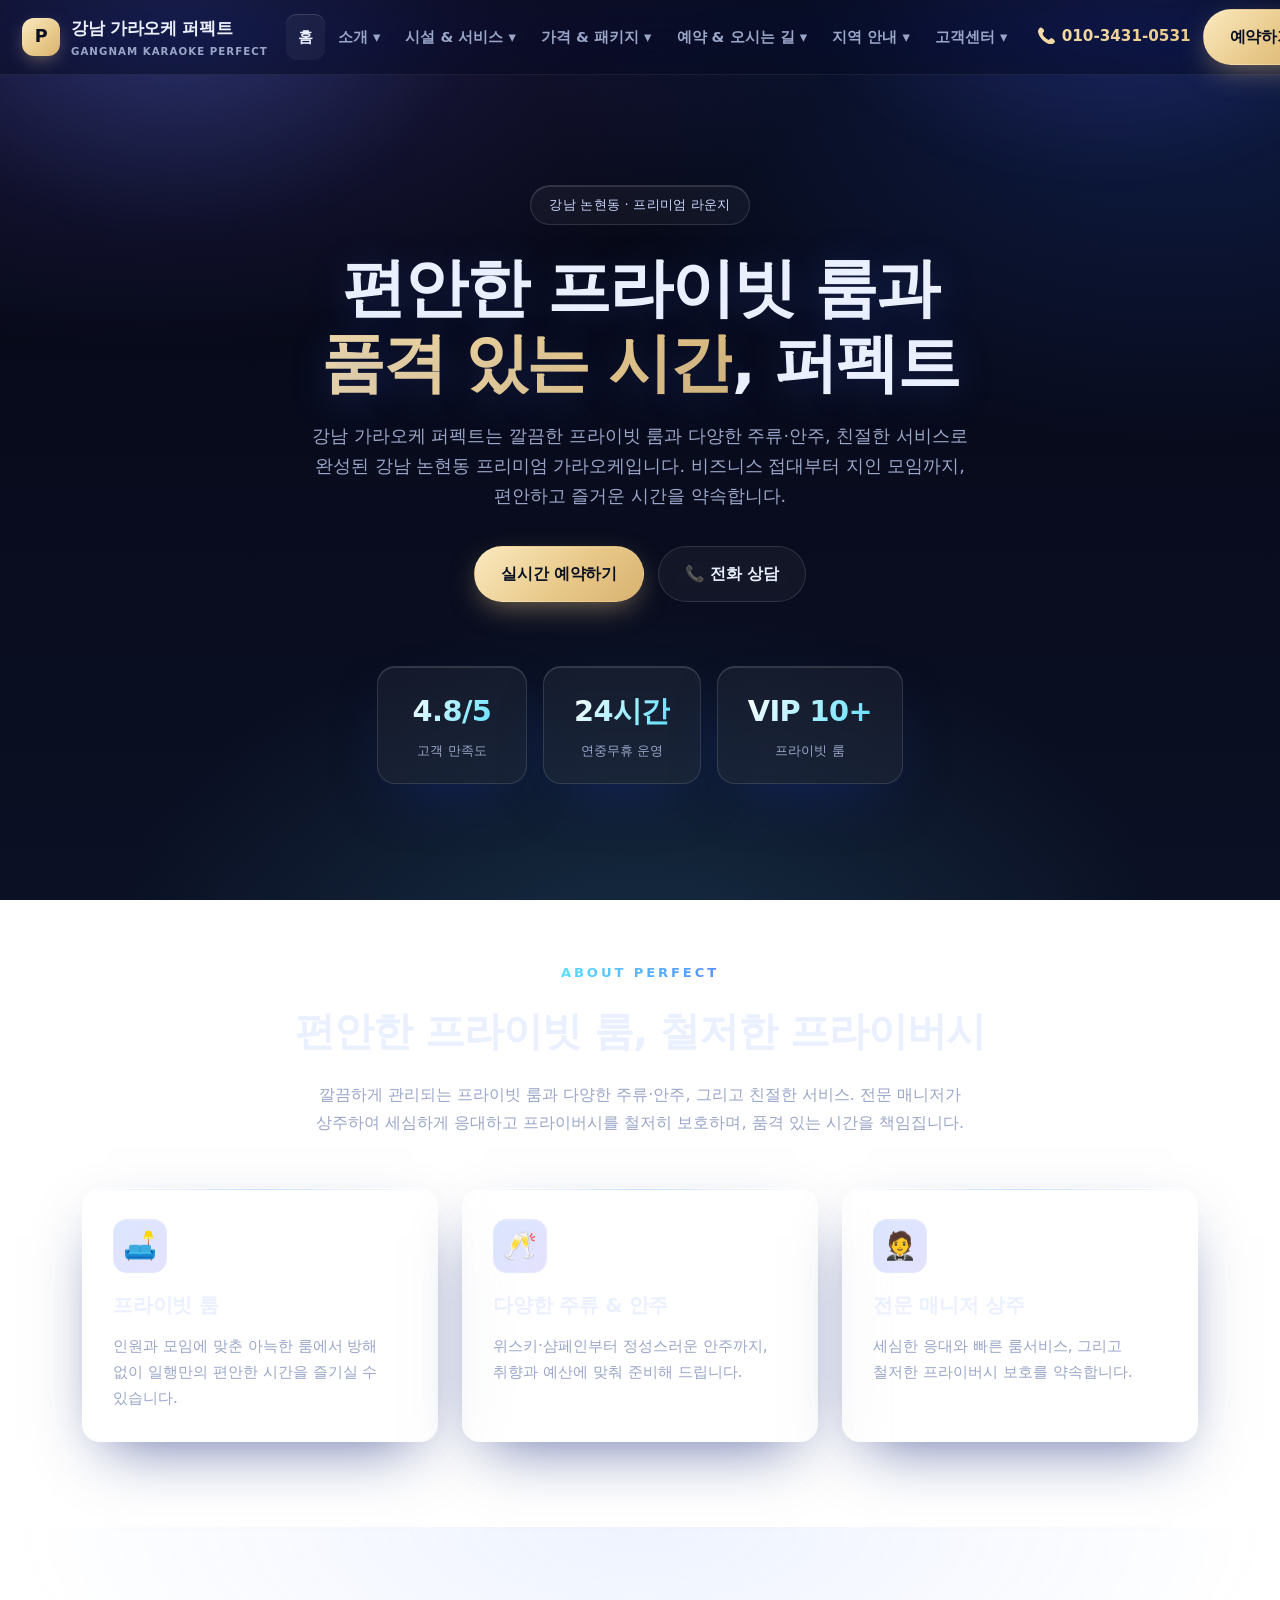
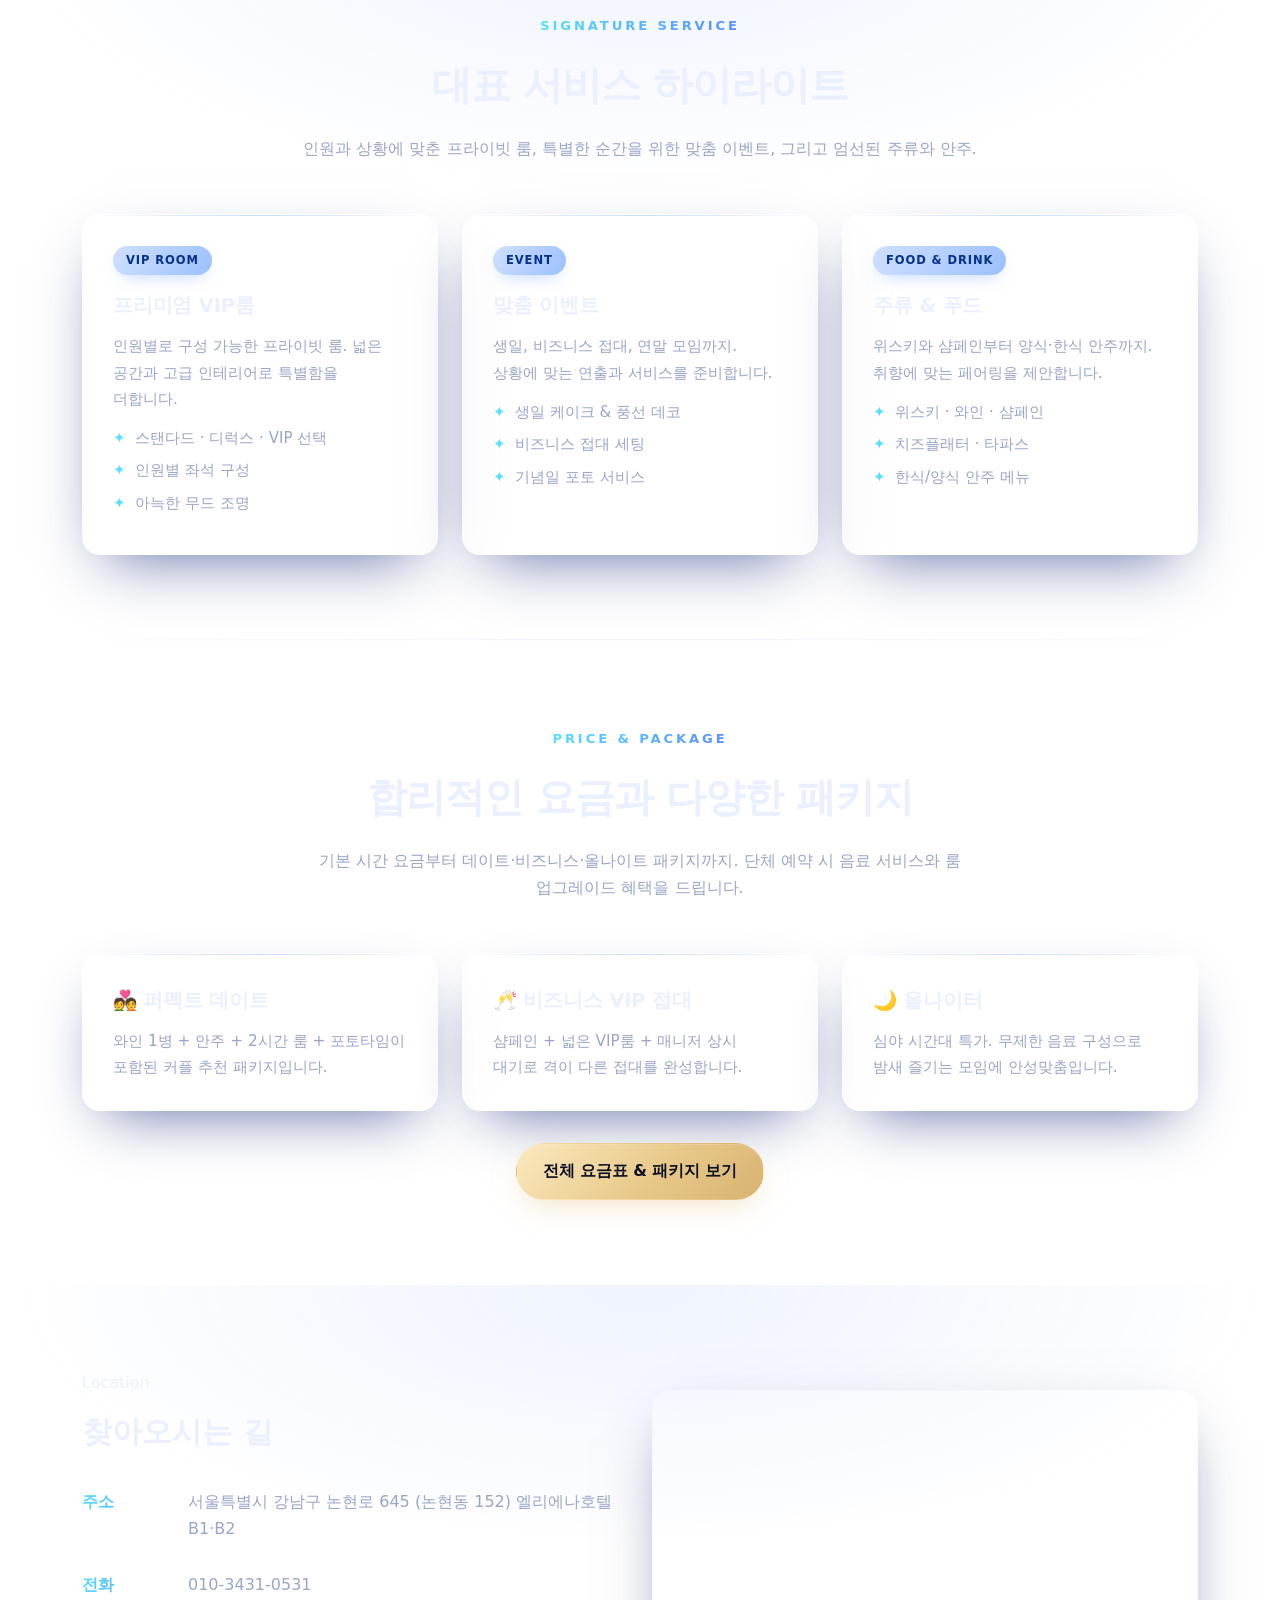
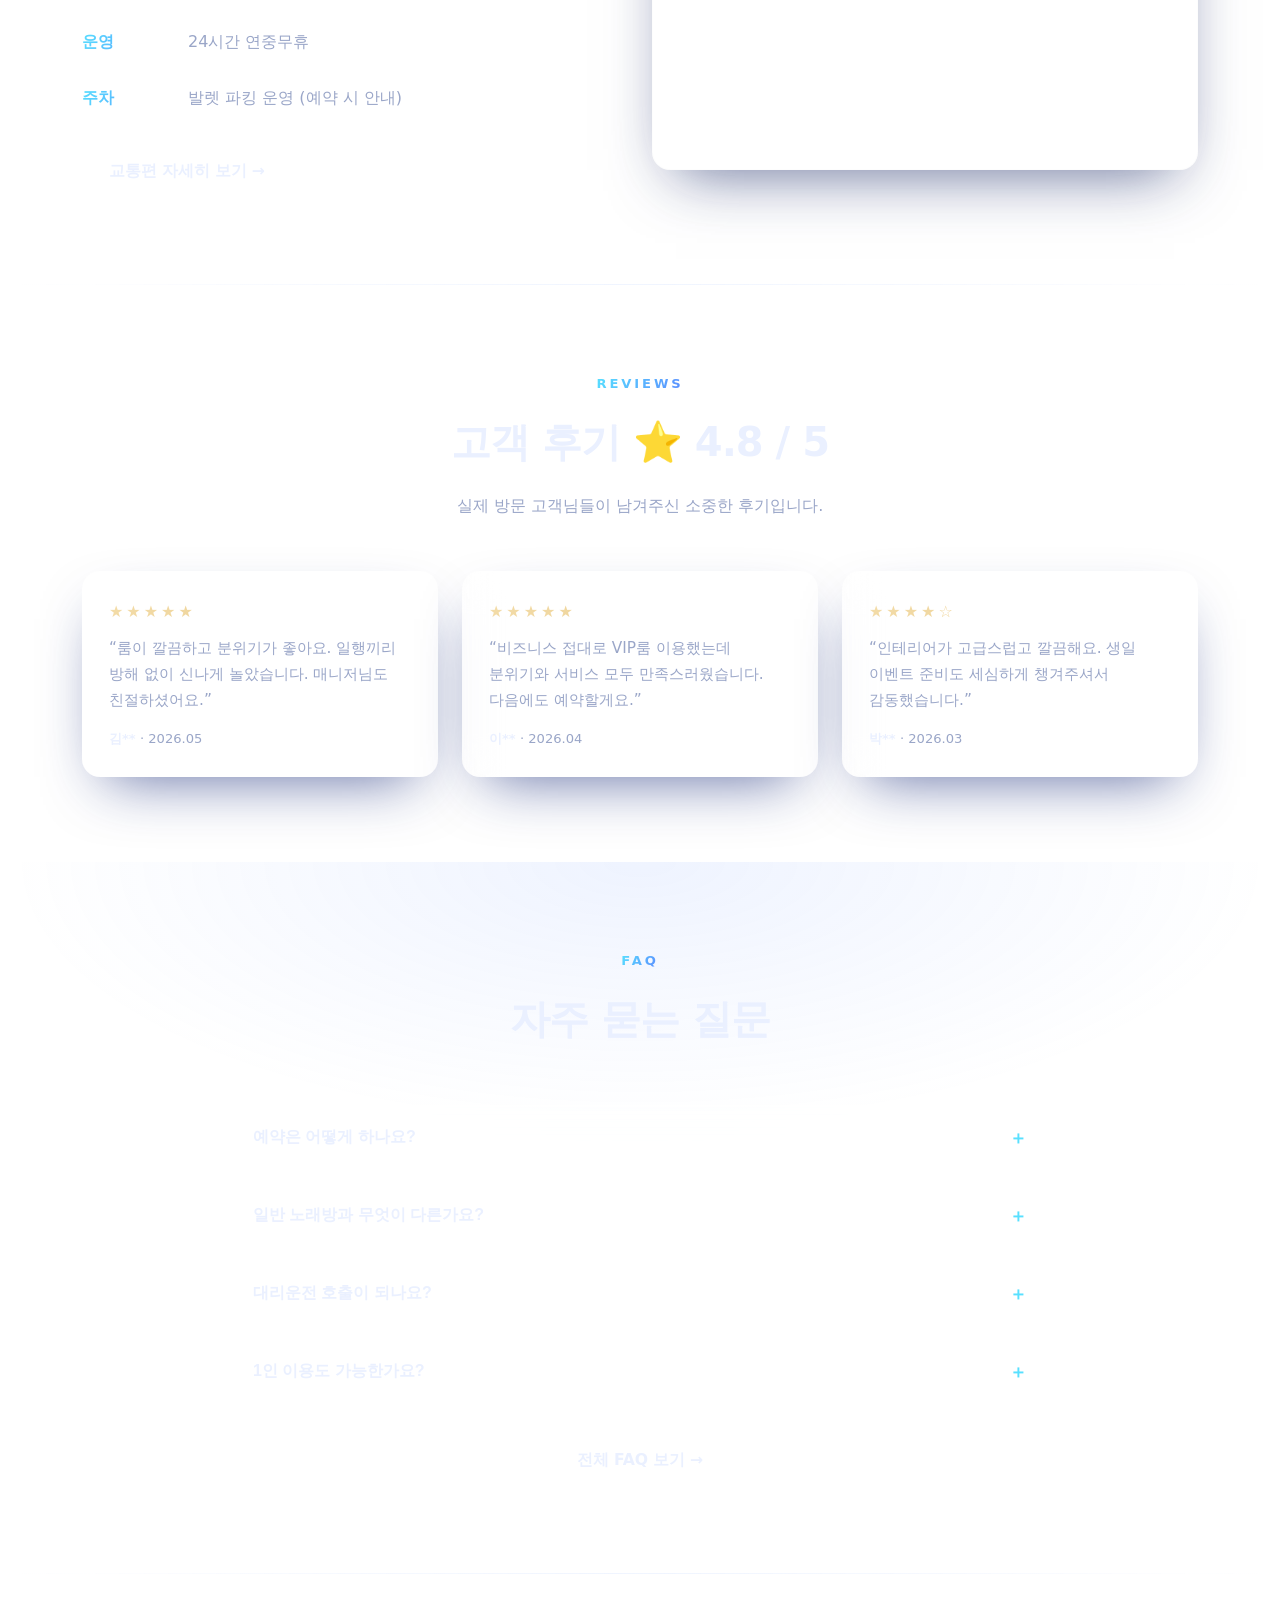
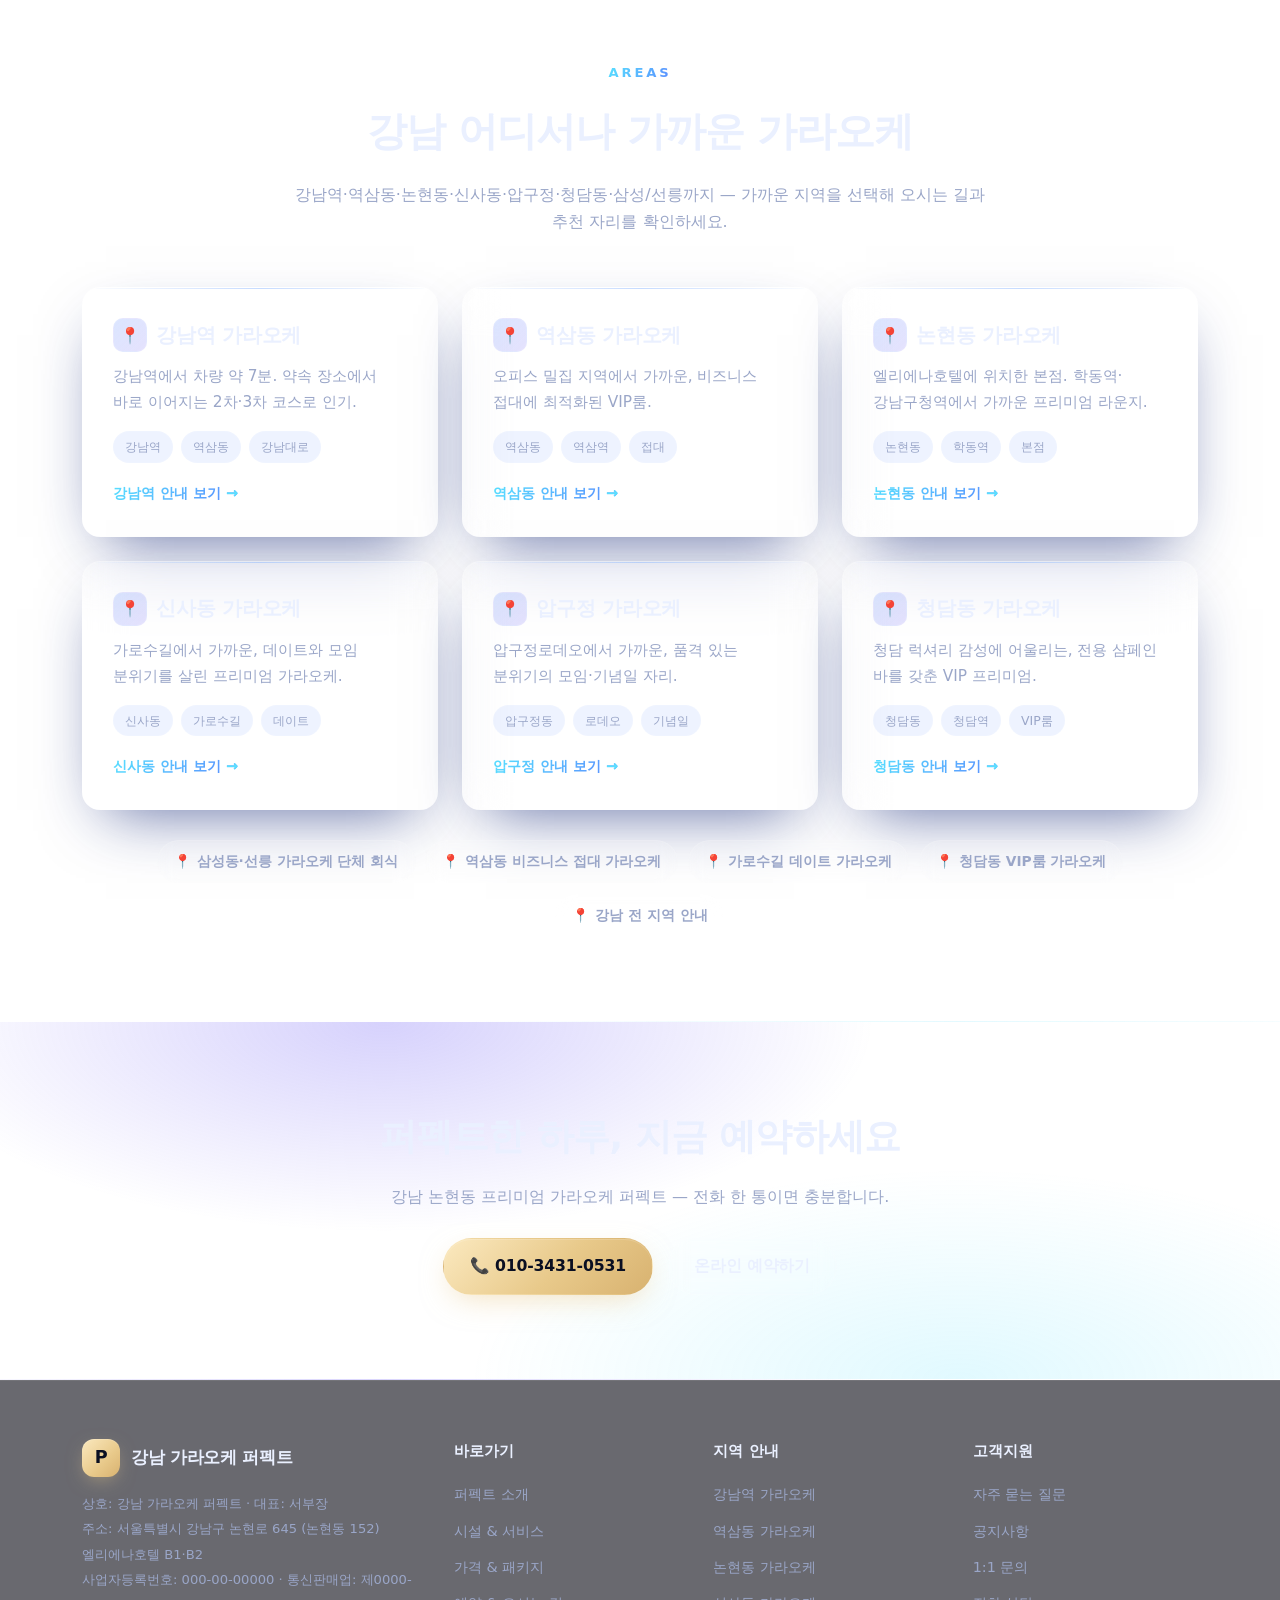
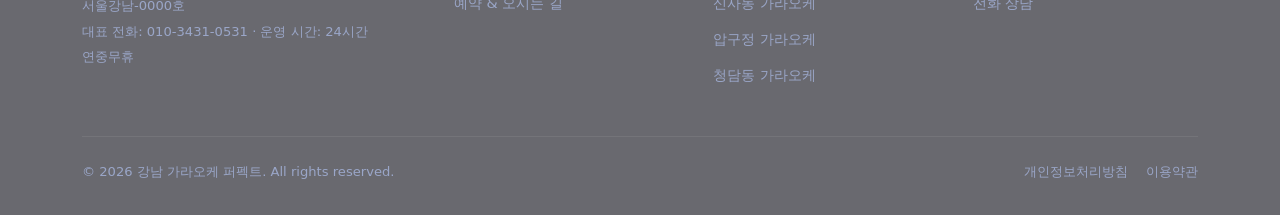
<file: index.html>
<!DOCTYPE html>
<html lang="ko">
<head>
  <meta charset="UTF-8" />
  <meta name="viewport" content="width=device-width, initial-scale=1.0" />
  <meta name="theme-color" content="#05060f" />
  <link rel="icon" href="favicon.svg" type="image/svg+xml" />
  <link rel="icon" href="favicon.ico" sizes="any" />
  <link rel="apple-touch-icon" href="apple-touch-icon.png" />
  <title>강남 퍼펙트 가라오케 | 디저트 24시 프리미엄 라운지 연중무휴</title>
  <meta name="description" content="강남 논현 논현동 학동역 위치. 강남 퍼펙트 | 디저트 가라오케 는 다릅니다. 24시 상시 무료픽업. 무한 리셋 가능한 프리미엄 시스템. 전화 한 통으로 실시간 라인업 체크하세요." />
  <meta name="keywords" content="강남 가라오케, 퍼펙트, 강남 라운지, 논현동 가라오케, VIP룸, 프리미엄 가라오케" />
  <link rel="canonical" href="https://perfectbest365.com/" />
  <meta name="robots" content="index, follow, max-image-preview:large, max-snippet:-1, max-video-preview:-1" />
  <meta name="author" content="강남 가라오케 퍼펙트 운영팀" />
  <meta name="naver-site-verification" content="00b5da25d58ee311c31a21b0eeea4df6c913e409" />
  <meta name="google-site-verification" content="xiPiWJX2YPWeMSsQqi7vvZgH4_I7w225ZuhozhOMsUo" />

  <!-- Open Graph / 선호 썸네일 지정 -->
  <meta property="og:type" content="business.business" />
  <meta property="og:site_name" content="강남 가라오케 퍼펙트" />
  <meta property="og:title" content="강남 퍼펙트 가라오케 | 디저트 24시 프리미엄 라운지 연중무휴" />
  <meta property="og:description" content="강남 논현 논현동 학동역 위치. 강남 퍼펙트 | 디저트 가라오케 는 다릅니다. 24시 상시 무료픽업. 무한 리셋 가능한 프리미엄 시스템. 전화 한 통으로 실시간 라인업 체크하세요." />
  <meta property="og:url" content="https://perfectbest365.com/" />
  <meta property="og:image" content="https://perfectbest365.com/images/og.jpg" />
  <meta property="og:image:width" content="1200" />
  <meta property="og:image:height" content="630" />
  <meta property="og:image:alt" content="강남 가라오케 퍼펙트 — 강남 논현동 프리미엄 가라오케" />
  <meta property="og:locale" content="ko_KR" />
  <meta name="twitter:card" content="summary_large_image" />
  <meta name="twitter:title" content="강남 퍼펙트 가라오케 | 디저트 24시 프리미엄 라운지 연중무휴" />
  <meta name="twitter:description" content="강남 논현 논현동 학동역 위치. 강남 퍼펙트 | 디저트 가라오케 는 다릅니다. 24시 상시 무료픽업. 무한 리셋 가능한 프리미엄 시스템. 전화 한 통으로 실시간 라인업 체크하세요." />
  <meta name="twitter:image" content="https://perfectbest365.com/images/og.jpg" />

  <link rel="preconnect" href="https://maps.google.com" />
  <link rel="stylesheet" href="css/style.css" />
  <link rel="alternate" type="application/rss+xml" title="강남 가라오케 퍼펙트 RSS" href="https://perfectbest365.com/rss.xml" />

  <!-- LocalBusiness(BarOrPub) 구조화 데이터 -->
  <script type="application/ld+json">
  {
    "@context": "https://schema.org",
    "@type": "BarOrPub",
    "@id": "https://perfectbest365.com/#business",
    "name": "강남 가라오케 퍼펙트",
    "alternateName": "강남 가라오케 퍼펙트 서부장",
    "description": "강남 논현동의 프리미엄 가라오케. 깔끔한 프라이빗 룸과 다양한 주류, 친절한 서비스를 제공합니다.",
    "url": "https://perfectbest365.com/",
    "telephone": "+82-10-3431-0531",
    "image": "https://perfectbest365.com/images/og.jpg",
    "logo": "https://perfectbest365.com/apple-touch-icon.png",
    "priceRange": "₩₩₩",
    "currenciesAccepted": "KRW",
    "paymentAccepted": "현금, 신용카드",
    "smokingAllowed": false,
    "foundingDate": "2020",
    "areaServed": ["강남구", "논현동", "역삼동", "신사동", "서울"],
    "address": {
      "@type": "PostalAddress",
      "streetAddress": "논현로 645 엘리에나호텔 B1, B2",
      "addressLocality": "강남구",
      "addressRegion": "서울특별시",
      "postalCode": "06105",
      "addressCountry": "KR"
    },
    "geo": {
      "@type": "GeoCoordinates",
      "latitude": 37.5170,
      "longitude": 127.0381
    },
    "hasMap": "https://maps.google.com/?q=서울+강남구+논현로+645",
    "openingHoursSpecification": {
      "@type": "OpeningHoursSpecification",
      "dayOfWeek": ["Monday","Tuesday","Wednesday","Thursday","Friday","Saturday","Sunday"],
      "opens": "00:00",
      "closes": "23:59"
    },
    "aggregateRating": {
      "@type": "AggregateRating",
      "ratingValue": "4.8",
      "reviewCount": "217",
      "bestRating": "5",
      "worstRating": "1"
    },
    "review": [
      {
        "@type": "Review",
        "author": {"@type": "Person", "name": "김**"},
        "datePublished": "2026-05-01",
        "reviewRating": {"@type": "Rating", "ratingValue": "5", "bestRating": "5"},
        "reviewBody": "룸이 깔끔하고 분위기가 좋아요. 일행끼리 방해 없이 신나게 놀았습니다. 매니저님도 친절하셨어요."
      },
      {
        "@type": "Review",
        "author": {"@type": "Person", "name": "이**"},
        "datePublished": "2026-04-01",
        "reviewRating": {"@type": "Rating", "ratingValue": "5", "bestRating": "5"},
        "reviewBody": "비즈니스 접대로 VIP룸 이용했는데 분위기와 서비스 모두 만족스러웠습니다. 다음에도 예약할게요."
      },
      {
        "@type": "Review",
        "author": {"@type": "Person", "name": "박**"},
        "datePublished": "2026-03-01",
        "reviewRating": {"@type": "Rating", "ratingValue": "4", "bestRating": "5"},
        "reviewBody": "인테리어가 고급스럽고 깔끔해요. 생일 이벤트 준비도 세심하게 챙겨주셔서 감동했습니다."
      }
    ],
    "hasOfferCatalog": {
      "@type": "OfferCatalog",
      "name": "룸 & 패키지",
      "itemListElement": [
        {"@type": "Offer", "itemOffered": {"@type": "Service", "name": "스탠다드룸 (2~4인)"}, "priceCurrency": "KRW"},
        {"@type": "Offer", "itemOffered": {"@type": "Service", "name": "디럭스룸 (6~8인)"}, "priceCurrency": "KRW"},
        {"@type": "Offer", "itemOffered": {"@type": "Service", "name": "VIP룸 (10~15인)"}, "priceCurrency": "KRW"},
        {"@type": "Offer", "itemOffered": {"@type": "Service", "name": "퍼펙트 데이트 패키지"}, "priceCurrency": "KRW"},
        {"@type": "Offer", "itemOffered": {"@type": "Service", "name": "비즈니스 VIP 접대 패키지"}, "priceCurrency": "KRW"},
        {"@type": "Offer", "itemOffered": {"@type": "Service", "name": "올나이터 패키지"}, "priceCurrency": "KRW"}
      ]
    }
  }
  </script>
  <script type="application/ld+json">
  {
    "@context": "https://schema.org",
    "@type": "WebSite",
    "name": "강남 가라오케 퍼펙트",
    "url": "https://perfectbest365.com/",
    "inLanguage": "ko-KR",
    "publisher": {"@id": "https://perfectbest365.com/#business"}
  }
  </script>
  <script type="application/ld+json">
  {
    "@context": "https://schema.org",
    "@type": "FAQPage",
    "mainEntity": [
      {"@type": "Question", "name": "예약은 어떻게 하나요?", "acceptedAnswer": {"@type": "Answer", "text": "전화(010-3431-0531), 카카오톡, 또는 홈페이지 온라인 예약 폼으로 24시간 예약 가능합니다. 원하시는 날짜·시간·인원을 알려주시면 룸을 배정해 드립니다."}},
      {"@type": "Question", "name": "일반 노래방과 무엇이 다른가요?", "acceptedAnswer": {"@type": "Answer", "text": "퍼펙트는 고급스러운 인테리어와 프라이빗 룸, 친절한 매니저 응대, 엄선된 주류와 안주를 갖춘 프리미엄 가라오케입니다. 편안하고 프라이빗한 분위기에서 격이 다른 시간을 보내실 수 있습니다."}},
      {"@type": "Question", "name": "대리운전 호출이 되나요?", "acceptedAnswer": {"@type": "Answer", "text": "네, 매니저를 통해 대리운전 연계 서비스를 안내해 드립니다. 편하게 요청해 주세요."}},
      {"@type": "Question", "name": "1인 이용도 가능한가요?", "acceptedAnswer": {"@type": "Answer", "text": "가능합니다. 솔로 가라오케 이용도 환영하며, 자세한 요금은 가격 안내 페이지를 참고하시거나 전화로 문의해 주세요."}}
    ]
  }
  </script>
</head>
<body>

  <!-- ===== Header ===== -->
  <header class="site-header">
    <div class="container nav">
      <a class="brand" href="index.html">
        <span class="logo-mark">P</span>
        <span>강남 가라오케 퍼펙트<small>GANGNAM KARAOKE PERFECT</small></span>
      </a>

      <nav aria-label="주 메뉴">
        <ul class="nav-menu">
          <li class="current"><a href="index.html">홈</a></li>
          <li class="has-sub">
            <a href="about.html">소개 ▾</a>
            <ul class="submenu">
              <li><a href="about.html">퍼펙트 소개</a></li>
              <li><a href="about.html#vision">비전 &amp; 미션</a></li>
              <li><a href="about.html#history">연혁 &amp; 수상</a></li>
            </ul>
          </li>
          <li class="has-sub">
            <a href="facilities.html">시설 &amp; 서비스 ▾</a>
            <ul class="submenu">
              <li><a href="facilities.html#rooms">객실 타입</a></li>
              <li><a href="facilities.html#sound">인테리어 &amp; 분위기</a></li>
              <li><a href="facilities.html#drinks">주류 &amp; 안주</a></li>
              <li><a href="facilities.html#extra">부가 서비스</a></li>
            </ul>
          </li>
          <li class="has-sub">
            <a href="pricing.html">가격 &amp; 패키지 ▾</a>
            <ul class="submenu">
              <li><a href="pricing.html#hourly">시간별 요금</a></li>
              <li><a href="pricing.html#packages">이벤트 패키지</a></li>
              <li><a href="pricing.html#group">단체 &amp; 비즈니스</a></li>
            </ul>
          </li>
          <li class="has-sub">
            <a href="reservation.html">예약 &amp; 오시는 길 ▾</a>
            <ul class="submenu">
              <li><a href="reservation.html#book">예약하기</a></li>
              <li><a href="reservation.html#location">위치 &amp; 교통</a></li>
              <li><a href="reservation.html#parking">주차 정보</a></li>
            </ul>
          </li>
          <li class="has-sub">
            <a href="areas.html">지역 안내 ▾</a>
            <ul class="submenu">
              <li><a href="area-gangnam-station.html">강남역 가라오케</a></li>
              <li><a href="area-yeoksam.html">역삼동 가라오케</a></li>
              <li><a href="area-nonhyeon.html">논현동 가라오케</a></li>
              <li><a href="area-sinsa.html">신사동 가라오케</a></li>
              <li><a href="area-apgujeong.html">압구정 가라오케</a></li>
              <li><a href="area-cheongdam.html">청담동 가라오케</a></li>
              <li><a href="area-samseong.html">삼성·선릉 가라오케</a></li>
            </ul>
          </li>
          <li class="has-sub">
            <a href="support.html">고객센터 ▾</a>
            <ul class="submenu">
              <li><a href="support.html#faq">자주 묻는 질문</a></li>
              <li><a href="support.html#notice">공지사항</a></li>
              <li><a href="support.html#contact">1:1 문의</a></li>
            </ul>
          </li>
        </ul>
      </nav>

      <div class="nav-cta">
        <span class="nav-phone">📞 010-3431-0531</span>
        <a class="btn btn-gold" href="reservation.html">예약하기</a>
        <button class="nav-toggle" aria-label="메뉴 열기" aria-expanded="false">☰</button>
      </div>
    </div>
  </header>

  <!-- ===== Hero ===== -->
  <section class="hero">
    <div class="container">
      <span class="eyebrow">강남 논현동 · 프리미엄 라운지</span>
      <h1>편안한 프라이빗 룸과<br /><span class="gold">품격 있는 시간</span>, 퍼펙트</h1>
      <p class="lead">
        강남 가라오케 퍼펙트는 깔끔한 프라이빗 룸과 다양한 주류·안주, 친절한 서비스로
        완성된 강남 논현동 프리미엄 가라오케입니다. 비즈니스 접대부터 지인 모임까지,
        편안하고 즐거운 시간을 약속합니다.
      </p>
      <div class="hero-actions">
        <a class="btn btn-gold" href="reservation.html">실시간 예약하기</a>
        <a class="btn btn-line" href="tel:01034310531">📞 전화 상담</a>
      </div>
      <div class="hero-stats">
        <div class="stat"><strong>4.8/5</strong><span>고객 만족도</span></div>
        <div class="stat"><strong>24시간</strong><span>연중무휴 운영</span></div>
        <div class="stat"><strong>VIP 10+</strong><span>프라이빗 룸</span></div>
      </div>
    </div>
  </section>

  <!-- ===== 섹션 1 : 소개 ===== -->
  <section class="section">
    <div class="container">
      <div class="section-head">
        <span class="kicker">About Perfect</span>
        <h2>편안한 프라이빗 룸, 철저한 프라이버시</h2>
        <p>
          깔끔하게 관리되는 프라이빗 룸과 다양한 주류·안주, 그리고 친절한 서비스.
          전문 매니저가 상주하여 세심하게 응대하고 프라이버시를 철저히 보호하며, 품격 있는 시간을 책임집니다.
        </p>
      </div>
      <div class="grid grid-3">
        <div class="card">
          <div class="ico">🛋️</div>
          <h3>프라이빗 룸</h3>
          <p>인원과 모임에 맞춘 아늑한 룸에서 방해 없이 일행만의 편안한 시간을 즐기실 수 있습니다.</p>
        </div>
        <div class="card">
          <div class="ico">🥂</div>
          <h3>다양한 주류 &amp; 안주</h3>
          <p>위스키·샴페인부터 정성스러운 안주까지, 취향과 예산에 맞춰 준비해 드립니다.</p>
        </div>
        <div class="card">
          <div class="ico">🤵</div>
          <h3>전문 매니저 상주</h3>
          <p>세심한 응대와 빠른 룸서비스, 그리고 철저한 프라이버시 보호를 약속합니다.</p>
        </div>
      </div>
    </div>
  </section>

  <!-- ===== 섹션 2 : 대표 서비스 ===== -->
  <section class="section alt">
    <div class="container">
      <div class="section-head">
        <span class="kicker">Signature Service</span>
        <h2>대표 서비스 하이라이트</h2>
        <p>인원과 상황에 맞춘 프라이빗 룸, 특별한 순간을 위한 맞춤 이벤트, 그리고 엄선된 주류와 안주.</p>
      </div>
      <div class="grid grid-3">
        <div class="card">
          <span class="badge">VIP ROOM</span>
          <h3>프리미엄 VIP룸</h3>
          <p>인원별로 구성 가능한 프라이빗 룸. 넓은 공간과 고급 인테리어로 특별함을 더합니다.</p>
          <ul>
            <li>스탠다드 · 디럭스 · VIP 선택</li>
            <li>인원별 좌석 구성</li>
            <li>아늑한 무드 조명</li>
          </ul>
        </div>
        <div class="card">
          <span class="badge">EVENT</span>
          <h3>맞춤 이벤트</h3>
          <p>생일, 비즈니스 접대, 연말 모임까지. 상황에 맞는 연출과 서비스를 준비합니다.</p>
          <ul>
            <li>생일 케이크 &amp; 풍선 데코</li>
            <li>비즈니스 접대 세팅</li>
            <li>기념일 포토 서비스</li>
          </ul>
        </div>
        <div class="card">
          <span class="badge">FOOD &amp; DRINK</span>
          <h3>주류 &amp; 푸드</h3>
          <p>위스키와 샴페인부터 양식·한식 안주까지. 취향에 맞는 페어링을 제안합니다.</p>
          <ul>
            <li>위스키 · 와인 · 샴페인</li>
            <li>치즈플래터 · 타파스</li>
            <li>한식/양식 안주 메뉴</li>
          </ul>
        </div>
      </div>
    </div>
  </section>

  <!-- ===== 섹션 3 : 가격 안내 ===== -->
  <section class="section">
    <div class="container">
      <div class="section-head">
        <span class="kicker">Price &amp; Package</span>
        <h2>합리적인 요금과 다양한 패키지</h2>
        <p>기본 시간 요금부터 데이트·비즈니스·올나이트 패키지까지. 단체 예약 시 음료 서비스와 룸 업그레이드 혜택을 드립니다.</p>
      </div>
      <div class="grid grid-3">
        <div class="card">
          <h3>💑 퍼펙트 데이트</h3>
          <p>와인 1병 + 안주 + 2시간 룸 + 포토타임이 포함된 커플 추천 패키지입니다.</p>
        </div>
        <div class="card">
          <h3>🥂 비즈니스 VIP 접대</h3>
          <p>샴페인 + 넓은 VIP룸 + 매니저 상시 대기로 격이 다른 접대를 완성합니다.</p>
        </div>
        <div class="card">
          <h3>🌙 올나이터</h3>
          <p>심야 시간대 특가. 무제한 음료 구성으로 밤새 즐기는 모임에 안성맞춤입니다.</p>
        </div>
      </div>
      <div style="text-align:center; margin-top:32px;">
        <a class="btn btn-gold" href="pricing.html">전체 요금표 &amp; 패키지 보기</a>
      </div>
    </div>
  </section>

  <!-- ===== 섹션 4 : 위치 ===== -->
  <section class="section alt">
    <div class="container">
      <div class="grid grid-2" style="align-items:center;">
        <div>
          <span class="kicker">Location</span>
          <h2 style="font-size:1.9rem; margin:10px 0 16px;">찾아오시는 길</h2>
          <ul class="info-list">
            <li><span class="k">주소</span><span class="v">서울특별시 강남구 논현로 645 (논현동 152) 엘리에나호텔 B1·B2</span></li>
            <li><span class="k">전화</span><span class="v">010-3431-0531</span></li>
            <li><span class="k">운영</span><span class="v">24시간 연중무휴</span></li>
            <li><span class="k">주차</span><span class="v">발렛 파킹 운영 (예약 시 안내)</span></li>
          </ul>
          <a class="btn btn-line" href="reservation.html#location" style="margin-top:18px;">교통편 자세히 보기 →</a>
        </div>
        <div>
          <iframe
            class="map-frame"
            title="강남 가라오케 퍼펙트 지도"
            loading="lazy"
            src="https://maps.google.com/maps?q=%EC%84%9C%EC%9A%B8%20%EA%B0%95%EB%82%A8%EA%B5%AC%20%EB%85%BC%ED%98%84%EB%A1%9C%20645&t=&z=16&ie=UTF8&iwloc=&output=embed">
          </iframe>
        </div>
      </div>
    </div>
  </section>

  <!-- ===== 섹션 5 : 후기 ===== -->
  <section class="section">
    <div class="container">
      <div class="section-head">
        <span class="kicker">Reviews</span>
        <h2>고객 후기 ⭐ 4.8 / 5</h2>
        <p>실제 방문 고객님들이 남겨주신 소중한 후기입니다.</p>
      </div>
      <div class="grid grid-3">
        <div class="review">
          <div class="stars">★★★★★</div>
          <p>“룸이 깔끔하고 분위기가 좋아요. 일행끼리 방해 없이 신나게 놀았습니다. 매니저님도 친절하셨어요.”</p>
          <div class="who"><strong>김**</strong> · 2026.05</div>
        </div>
        <div class="review">
          <div class="stars">★★★★★</div>
          <p>“비즈니스 접대로 VIP룸 이용했는데 분위기와 서비스 모두 만족스러웠습니다. 다음에도 예약할게요.”</p>
          <div class="who"><strong>이**</strong> · 2026.04</div>
        </div>
        <div class="review">
          <div class="stars">★★★★☆</div>
          <p>“인테리어가 고급스럽고 깔끔해요. 생일 이벤트 준비도 세심하게 챙겨주셔서 감동했습니다.”</p>
          <div class="who"><strong>박**</strong> · 2026.03</div>
        </div>
      </div>
    </div>
  </section>

  <!-- ===== 섹션 6 : FAQ 요약 ===== -->
  <section class="section alt">
    <div class="container">
      <div class="section-head">
        <span class="kicker">FAQ</span>
        <h2>자주 묻는 질문</h2>
      </div>
      <div style="max-width:820px; margin:0 auto;">
        <div class="faq-item">
          <button class="faq-q" aria-expanded="false">예약은 어떻게 하나요?<span class="mark">＋</span></button>
          <div class="faq-a"><div class="faq-a-inner">전화(010-3431-0531), 카카오톡, 또는 홈페이지 온라인 예약 폼으로 24시간 예약 가능합니다. 원하시는 날짜·시간·인원을 알려주시면 룸을 배정해 드립니다.</div></div>
        </div>
        <div class="faq-item">
          <button class="faq-q" aria-expanded="false">일반 노래방과 무엇이 다른가요?<span class="mark">＋</span></button>
          <div class="faq-a"><div class="faq-a-inner">퍼펙트는 고급스러운 인테리어와 프라이빗 룸, 친절한 매니저 응대, 엄선된 주류와 안주를 갖춘 프리미엄 가라오케입니다. 편안하고 프라이빗한 분위기에서 격이 다른 시간을 보내실 수 있습니다.</div></div>
        </div>
        <div class="faq-item">
          <button class="faq-q" aria-expanded="false">대리운전 호출이 되나요?<span class="mark">＋</span></button>
          <div class="faq-a"><div class="faq-a-inner">네, 매니저를 통해 대리운전 연계 서비스를 안내해 드립니다. 편하게 요청해 주세요.</div></div>
        </div>
        <div class="faq-item">
          <button class="faq-q" aria-expanded="false">1인 이용도 가능한가요?<span class="mark">＋</span></button>
          <div class="faq-a"><div class="faq-a-inner">가능합니다. 솔로 가라오케 이용도 환영하며, 자세한 요금은 가격 안내 페이지를 참고하시거나 전화로 문의해 주세요.</div></div>
        </div>
      </div>
      <div style="text-align:center; margin-top:28px;">
        <a class="btn btn-line" href="support.html#faq">전체 FAQ 보기 →</a>
      </div>
    </div>
  </section>

  <!-- ===== 섹션 7 : 지역별 안내 (내부링크) ===== -->
  <section class="section">
    <div class="container">
      <div class="section-head">
        <span class="kicker">Areas</span>
        <h2>강남 어디서나 가까운 가라오케</h2>
        <p>강남역·역삼동·논현동·신사동·압구정·청담동·삼성/선릉까지 — 가까운 지역을 선택해 오시는 길과 추천 자리를 확인하세요.</p>
      </div>
      <div class="grid grid-3">
        <div class="card area-card">
          <h3><span class="pin">📍</span>강남역 가라오케</h3>
          <p>강남역에서 차량 약 7분. 약속 장소에서 바로 이어지는 2차·3차 코스로 인기.</p>
          <div class="area-meta"><span>강남역</span><span>역삼동</span><span>강남대로</span></div>
          <a class="more" href="area-gangnam-station.html">강남역 안내 보기</a>
        </div>
        <div class="card area-card">
          <h3><span class="pin">📍</span>역삼동 가라오케</h3>
          <p>오피스 밀집 지역에서 가까운, 비즈니스 접대에 최적화된 VIP룸.</p>
          <div class="area-meta"><span>역삼동</span><span>역삼역</span><span>접대</span></div>
          <a class="more" href="area-yeoksam.html">역삼동 안내 보기</a>
        </div>
        <div class="card area-card">
          <h3><span class="pin">📍</span>논현동 가라오케</h3>
          <p>엘리에나호텔에 위치한 본점. 학동역·강남구청역에서 가까운 프리미엄 라운지.</p>
          <div class="area-meta"><span>논현동</span><span>학동역</span><span>본점</span></div>
          <a class="more" href="area-nonhyeon.html">논현동 안내 보기</a>
        </div>
        <div class="card area-card">
          <h3><span class="pin">📍</span>신사동 가라오케</h3>
          <p>가로수길에서 가까운, 데이트와 모임 분위기를 살린 프리미엄 가라오케.</p>
          <div class="area-meta"><span>신사동</span><span>가로수길</span><span>데이트</span></div>
          <a class="more" href="area-sinsa.html">신사동 안내 보기</a>
        </div>
        <div class="card area-card">
          <h3><span class="pin">📍</span>압구정 가라오케</h3>
          <p>압구정로데오에서 가까운, 품격 있는 분위기의 모임·기념일 자리.</p>
          <div class="area-meta"><span>압구정동</span><span>로데오</span><span>기념일</span></div>
          <a class="more" href="area-apgujeong.html">압구정 안내 보기</a>
        </div>
        <div class="card area-card">
          <h3><span class="pin">📍</span>청담동 가라오케</h3>
          <p>청담 럭셔리 감성에 어울리는, 전용 샴페인 바를 갖춘 VIP 프리미엄.</p>
          <div class="area-meta"><span>청담동</span><span>청담역</span><span>VIP룸</span></div>
          <a class="more" href="area-cheongdam.html">청담동 안내 보기</a>
        </div>
      </div>
      <div class="chips center" style="margin-top:30px;">
        <a class="chip" href="area-samseong.html"><span class="pin">📍</span>삼성동·선릉 가라오케 단체 회식</a>
        <a class="chip" href="area-yeoksam.html"><span class="pin">📍</span>역삼동 비즈니스 접대 가라오케</a>
        <a class="chip" href="area-sinsa.html"><span class="pin">📍</span>가로수길 데이트 가라오케</a>
        <a class="chip" href="area-cheongdam.html"><span class="pin">📍</span>청담동 VIP룸 가라오케</a>
        <a class="chip" href="areas.html"><span class="pin">📍</span>강남 전 지역 안내</a>
      </div>
    </div>
  </section>

  <!-- ===== CTA ===== -->
  <section class="cta-band">
    <div class="container">
      <h2>퍼펙트한 하루, 지금 예약하세요</h2>
      <p>강남 논현동 프리미엄 가라오케 퍼펙트 — 전화 한 통이면 충분합니다.</p>
      <div class="hero-actions">
        <a class="btn btn-gold" href="tel:01034310531">📞 010-3431-0531</a>
        <a class="btn btn-line" href="reservation.html">온라인 예약하기</a>
      </div>
    </div>
  </section>

  <!-- ===== Footer ===== -->
  <footer class="site-footer">
    <div class="container">
      <div class="footer-grid">
        <div>
          <div class="brand" style="margin-bottom:14px;">
            <span class="logo-mark">P</span>
            <span>강남 가라오케 퍼펙트</span>
          </div>
          <p class="footer-biz">
            상호: 강남 가라오케 퍼펙트 · 대표: 서부장<br />
            주소: 서울특별시 강남구 논현로 645 (논현동 152) 엘리에나호텔 B1·B2<br />
            사업자등록번호: 000-00-00000 · 통신판매업: 제0000-서울강남-0000호<br />
            대표 전화: 010-3431-0531 · 운영 시간: 24시간 연중무휴
          </p>
        </div>
        <div>
          <h4>바로가기</h4>
          <ul>
            <li><a href="about.html">퍼펙트 소개</a></li>
            <li><a href="facilities.html">시설 &amp; 서비스</a></li>
            <li><a href="pricing.html">가격 &amp; 패키지</a></li>
            <li><a href="reservation.html">예약 &amp; 오시는 길</a></li>
          </ul>
        </div>
        <div>
          <h4>지역 안내</h4>
          <ul>
            <li><a href="area-gangnam-station.html">강남역 가라오케</a></li>
            <li><a href="area-yeoksam.html">역삼동 가라오케</a></li>
            <li><a href="area-nonhyeon.html">논현동 가라오케</a></li>
            <li><a href="area-sinsa.html">신사동 가라오케</a></li>
            <li><a href="area-apgujeong.html">압구정 가라오케</a></li>
            <li><a href="area-cheongdam.html">청담동 가라오케</a></li>
          </ul>
        </div>
        <div>
          <h4>고객지원</h4>
          <ul>
            <li><a href="support.html#faq">자주 묻는 질문</a></li>
            <li><a href="support.html#notice">공지사항</a></li>
            <li><a href="support.html#contact">1:1 문의</a></li>
            <li><a href="tel:01034310531">전화 상담</a></li>
          </ul>
        </div>
      </div>
      <div class="footer-bottom">
        <span>&copy; <span id="year">2026</span> 강남 가라오케 퍼펙트. All rights reserved.</span>
        <span class="links">
          <a href="support.html#privacy">개인정보처리방침</a>
          <a href="support.html#terms">이용약관</a>
        </span>
      </div>
    </div>
  </footer>

  <a class="fab-call" href="tel:01034310531">📞 전화예약</a>
  <script src="js/main.js"></script>
</body>
</html>
</file>
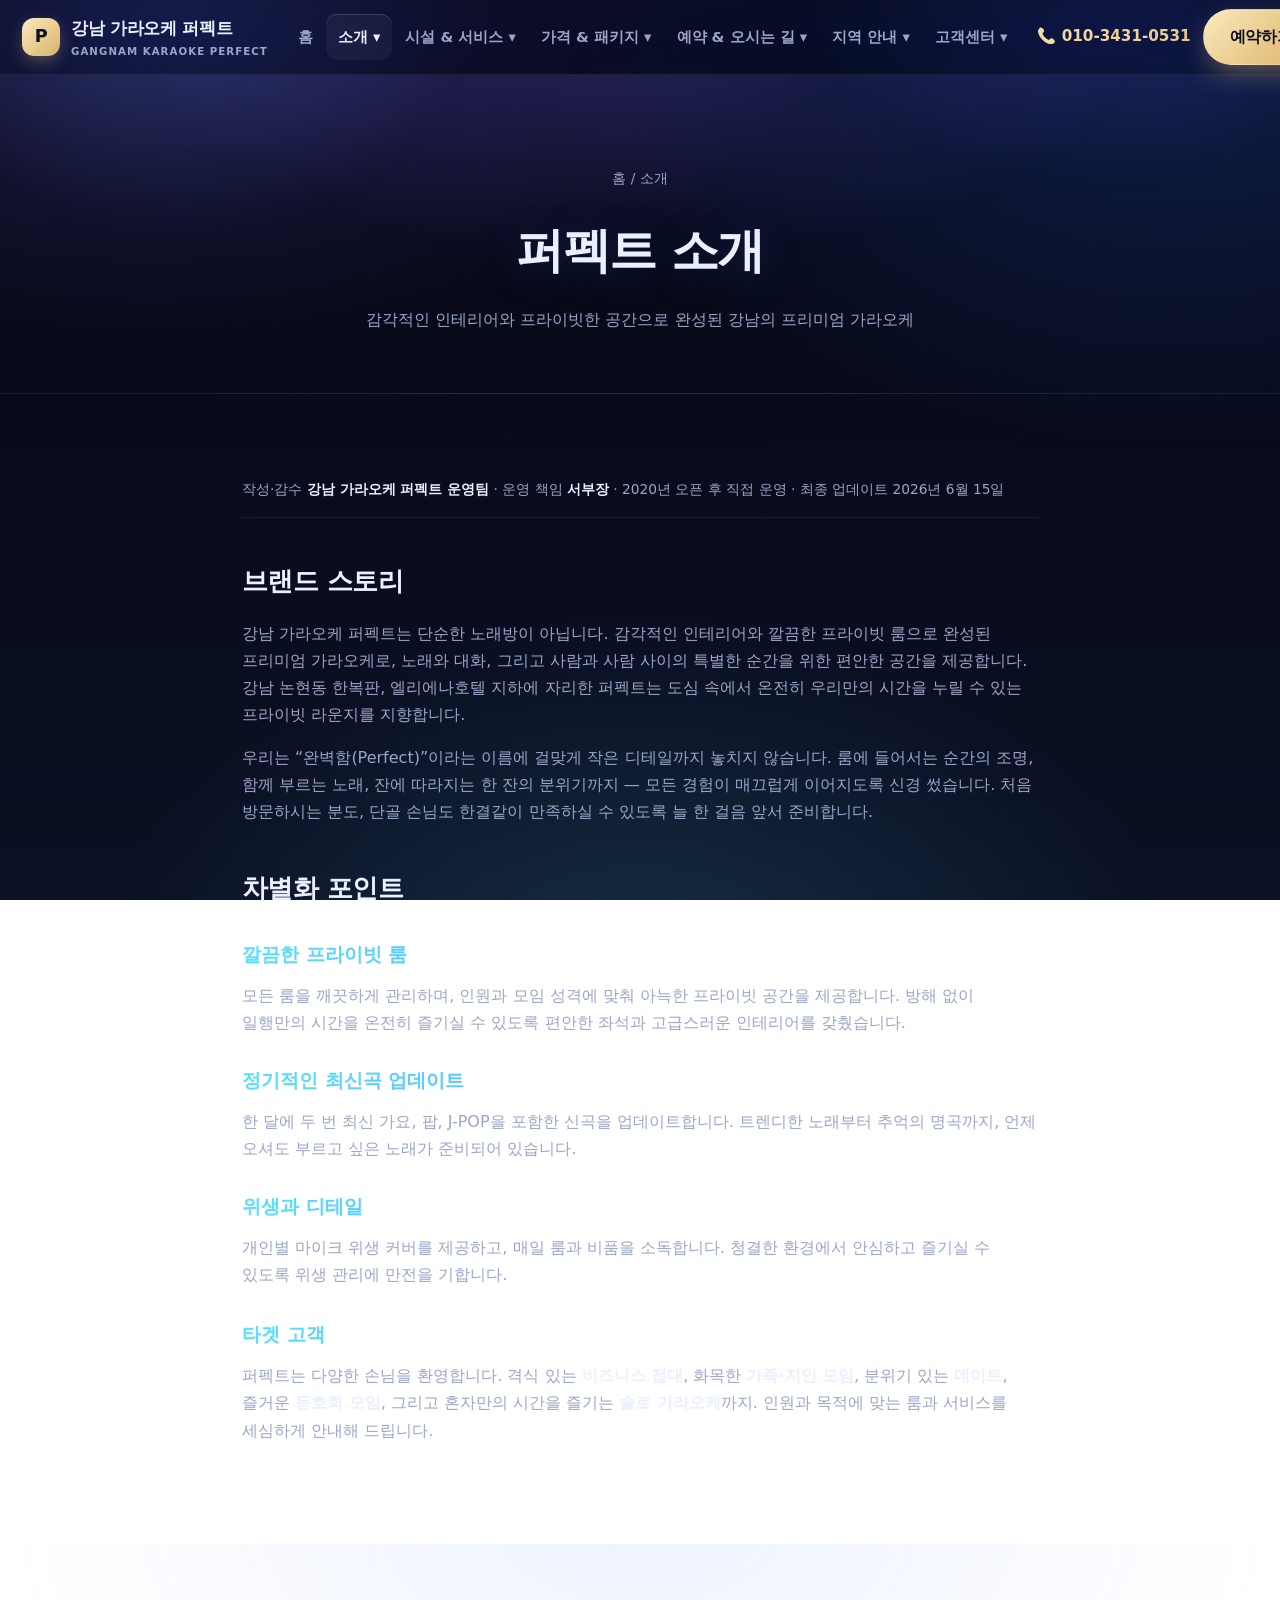
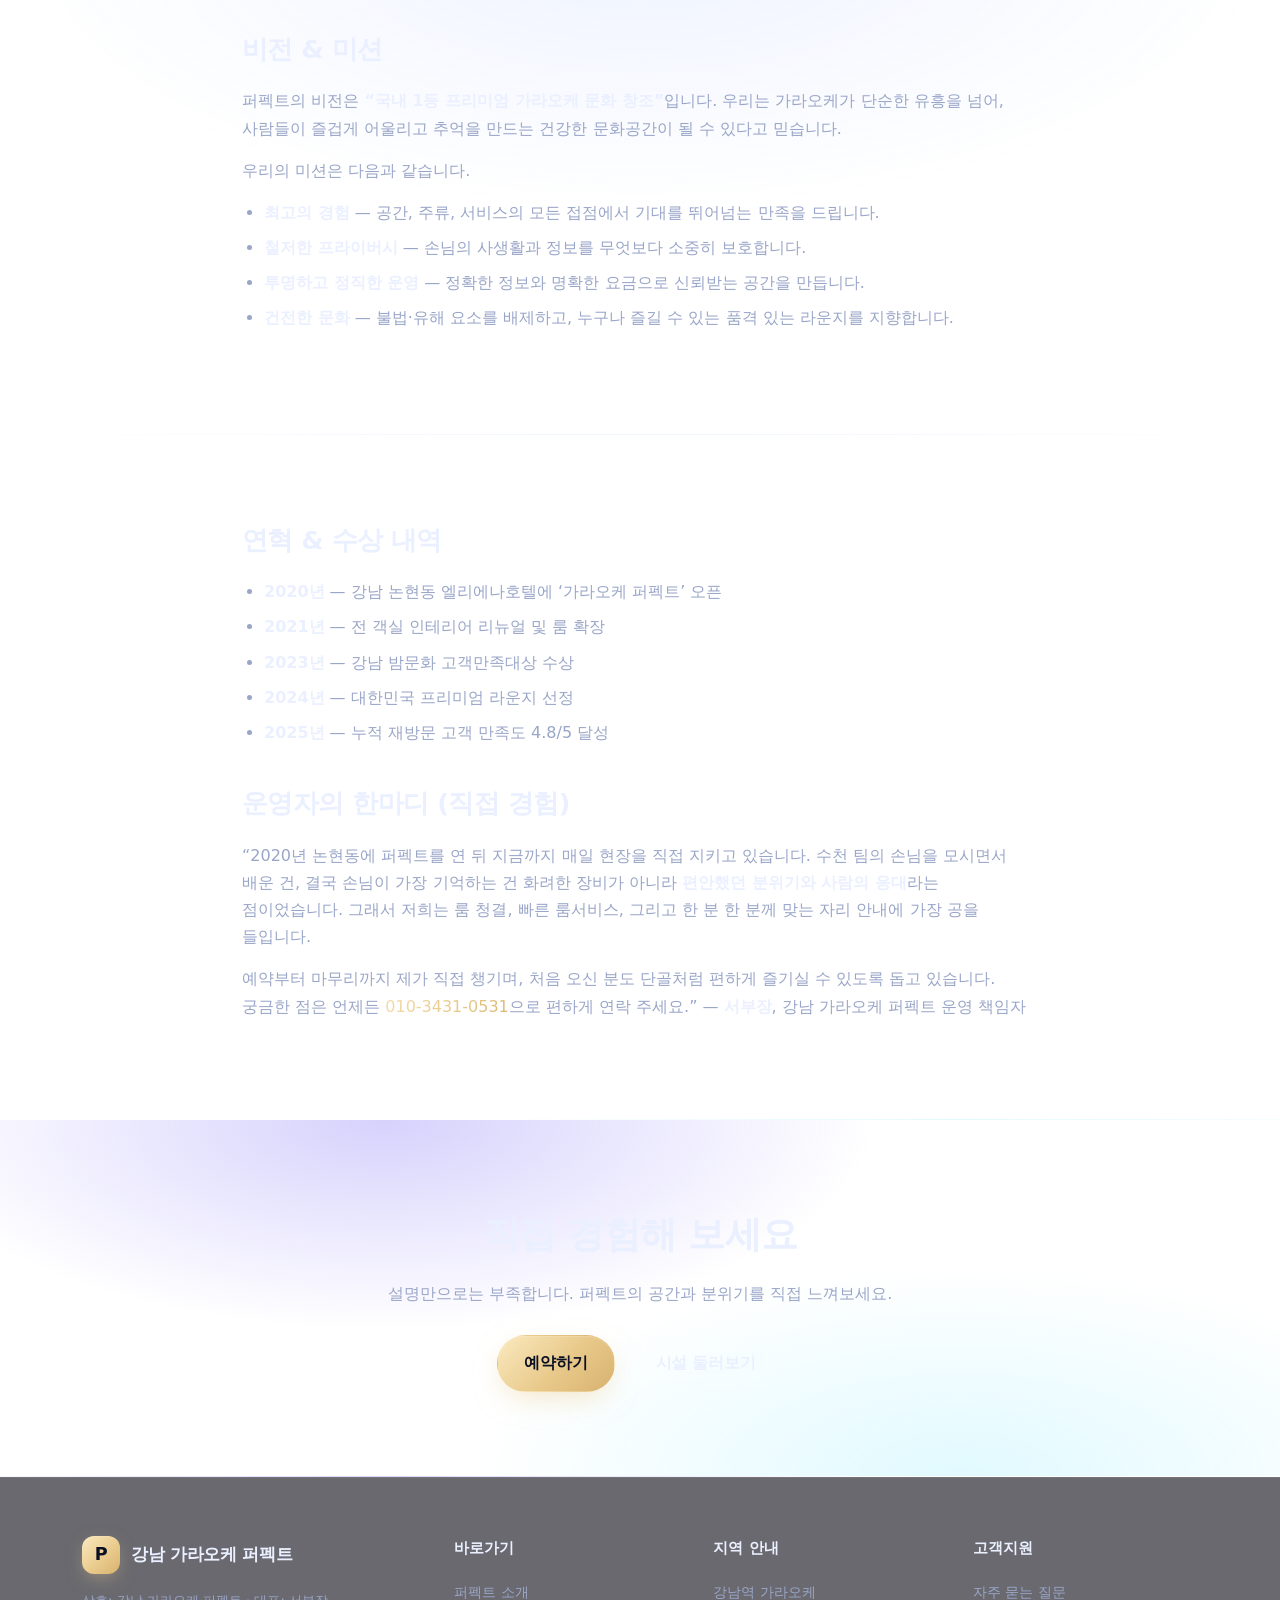
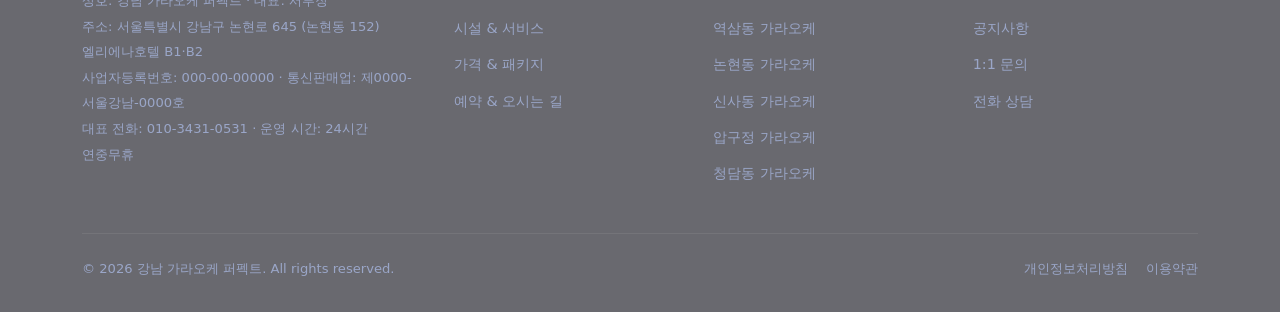
<file: about.html>
<!DOCTYPE html>
<html lang="ko">
<head>
  <meta charset="UTF-8" />
  <meta name="viewport" content="width=device-width, initial-scale=1.0" />
  <meta name="theme-color" content="#05060f" />
  <link rel="icon" href="favicon.svg" type="image/svg+xml" />
  <link rel="icon" href="favicon.ico" sizes="any" />
  <link rel="apple-touch-icon" href="apple-touch-icon.png" />
  <title>퍼펙트 소개 ㅣ 강남 가라오케 퍼펙트 ㅣ 서부장 24시 010-3431-0531</title>
  <meta name="description" content="강남 가라오케 퍼펙트의 브랜드 스토리, 차별화 포인트, 비전과 미션, 연혁 및 수상 내역을 소개합니다. 감각적인 인테리어와 프라이빗한 공간으로 완성된 강남 논현동 가라오케." />
  <link rel="canonical" href="https://perfectbest365.com/about.html" />
  <meta name="robots" content="index, follow, max-image-preview:large, max-snippet:-1" />
  <meta name="author" content="강남 가라오케 퍼펙트 운영팀" />
  <meta property="og:type" content="article" />
  <meta property="og:site_name" content="강남 가라오케 퍼펙트" />
  <meta property="og:title" content="퍼펙트 소개 ㅣ 강남 가라오케 퍼펙트" />
  <meta property="og:description" content="강남 가라오케 퍼펙트의 브랜드 스토리, 차별화 포인트, 비전과 미션, 연혁 및 수상 내역." />
  <meta property="og:url" content="https://perfectbest365.com/about.html" />
  <meta property="og:image" content="https://perfectbest365.com/images/og.jpg" />
  <meta property="og:locale" content="ko_KR" />
  <meta name="twitter:card" content="summary_large_image" />
  <meta name="twitter:image" content="https://perfectbest365.com/images/og.jpg" />
  <link rel="stylesheet" href="css/style.css" />
  <link rel="alternate" type="application/rss+xml" title="강남 가라오케 퍼펙트 RSS" href="https://perfectbest365.com/rss.xml" />
  <script type="application/ld+json">
  {
    "@context": "https://schema.org",
    "@type": "BreadcrumbList",
    "itemListElement": [
      {"@type": "ListItem", "position": 1, "name": "홈", "item": "https://perfectbest365.com/"},
      {"@type": "ListItem", "position": 2, "name": "소개", "item": "https://perfectbest365.com/about.html"}
    ]
  }
  </script>
  <script type="application/ld+json">
  {
    "@context": "https://schema.org",
    "@type": "BarOrPub",
    "@id": "https://perfectbest365.com/#business",
    "name": "강남 가라오케 퍼펙트",
    "alternateName": "강남 가라오케 퍼펙트 서부장",
    "description": "강남 논현동의 프리미엄 가라오케. 깔끔한 프라이빗 룸과 다양한 주류, 친절한 서비스를 제공합니다.",
    "url": "https://perfectbest365.com/about.html",
    "telephone": "+82-10-3431-0531",
    "image": "https://perfectbest365.com/images/og.jpg",
    "logo": "https://perfectbest365.com/apple-touch-icon.png",
    "priceRange": "₩₩₩",
    "currenciesAccepted": "KRW",
    "paymentAccepted": "현금, 신용카드",
    "smokingAllowed": false,
    "areaServed": [
      "강남구",
      "논현동",
      "역삼동",
      "신사동",
      "강남역",
      "압구정동",
      "청담동",
      "삼성동",
      "선릉"
    ],
    "address": {
      "@type": "PostalAddress",
      "streetAddress": "논현로 645 엘리에나호텔 B1, B2",
      "addressLocality": "강남구",
      "addressRegion": "서울특별시",
      "postalCode": "06105",
      "addressCountry": "KR"
    },
    "geo": {
      "@type": "GeoCoordinates",
      "latitude": 37.517,
      "longitude": 127.0381
    },
    "hasMap": "https://maps.google.com/?q=서울+강남구+논현로+645",
    "openingHoursSpecification": {
      "@type": "OpeningHoursSpecification",
      "dayOfWeek": [
        "Monday",
        "Tuesday",
        "Wednesday",
        "Thursday",
        "Friday",
        "Saturday",
        "Sunday"
      ],
      "opens": "00:00",
      "closes": "23:59"
    },
    "aggregateRating": {
      "@type": "AggregateRating",
      "ratingValue": "4.8",
      "reviewCount": "217",
      "bestRating": "5",
      "worstRating": "1"
    },
    "review": [
      {
        "@type": "Review",
        "author": {
          "@type": "Person",
          "name": "김**"
        },
        "datePublished": "2026-05-01",
        "reviewRating": {
          "@type": "Rating",
          "ratingValue": "5",
          "bestRating": "5"
        },
        "reviewBody": "룸이 깔끔하고 분위기가 좋아요. 일행끼리 방해 없이 신나게 놀았습니다. 매니저님도 친절하셨어요."
      },
      {
        "@type": "Review",
        "author": {
          "@type": "Person",
          "name": "이**"
        },
        "datePublished": "2026-04-01",
        "reviewRating": {
          "@type": "Rating",
          "ratingValue": "5",
          "bestRating": "5"
        },
        "reviewBody": "비즈니스 접대로 VIP룸 이용했는데 분위기와 서비스 모두 만족스러웠습니다. 다음에도 예약할게요."
      },
      {
        "@type": "Review",
        "author": {
          "@type": "Person",
          "name": "박**"
        },
        "datePublished": "2026-03-01",
        "reviewRating": {
          "@type": "Rating",
          "ratingValue": "4",
          "bestRating": "5"
        },
        "reviewBody": "인테리어가 고급스럽고 깔끔해요. 생일 이벤트 준비도 세심하게 챙겨주셔서 감동했습니다."
      }
    ],
    "hasOfferCatalog": {
      "@type": "OfferCatalog",
      "name": "룸 & 패키지",
      "itemListElement": [
        {
          "@type": "Offer",
          "itemOffered": {
            "@type": "Service",
            "name": "스탠다드룸 (2~4인)"
          },
          "priceCurrency": "KRW"
        },
        {
          "@type": "Offer",
          "itemOffered": {
            "@type": "Service",
            "name": "디럭스룸 (6~8인)"
          },
          "priceCurrency": "KRW"
        },
        {
          "@type": "Offer",
          "itemOffered": {
            "@type": "Service",
            "name": "VIP룸 (10~15인)"
          },
          "priceCurrency": "KRW"
        },
        {
          "@type": "Offer",
          "itemOffered": {
            "@type": "Service",
            "name": "퍼펙트 데이트 패키지"
          },
          "priceCurrency": "KRW"
        },
        {
          "@type": "Offer",
          "itemOffered": {
            "@type": "Service",
            "name": "비즈니스 VIP 접대 패키지"
          },
          "priceCurrency": "KRW"
        },
        {
          "@type": "Offer",
          "itemOffered": {
            "@type": "Service",
            "name": "올나이터 패키지"
          },
          "priceCurrency": "KRW"
        }
      ]
    }
  }
  </script>
  <script type="application/ld+json">
  {
    "@context": "https://schema.org",
    "@type": "AboutPage",
    "name": "퍼펙트 소개",
    "url": "https://perfectbest365.com/about.html",
    "about": {
      "@id": "https://perfectbest365.com/#business"
    }
  }
  </script>
</head>
<body>

  <header class="site-header">
    <div class="container nav">
      <a class="brand" href="index.html">
        <span class="logo-mark">P</span>
        <span>강남 가라오케 퍼펙트<small>GANGNAM KARAOKE PERFECT</small></span>
      </a>
      <nav aria-label="주 메뉴">
        <ul class="nav-menu">
          <li><a href="index.html">홈</a></li>
          <li class="has-sub current">
            <a href="about.html">소개 ▾</a>
            <ul class="submenu">
              <li><a href="about.html">퍼펙트 소개</a></li>
              <li><a href="about.html#vision">비전 &amp; 미션</a></li>
              <li><a href="about.html#history">연혁 &amp; 수상</a></li>
            </ul>
          </li>
          <li class="has-sub">
            <a href="facilities.html">시설 &amp; 서비스 ▾</a>
            <ul class="submenu">
              <li><a href="facilities.html#rooms">객실 타입</a></li>
              <li><a href="facilities.html#sound">인테리어 &amp; 분위기</a></li>
              <li><a href="facilities.html#drinks">주류 &amp; 안주</a></li>
              <li><a href="facilities.html#extra">부가 서비스</a></li>
            </ul>
          </li>
          <li class="has-sub">
            <a href="pricing.html">가격 &amp; 패키지 ▾</a>
            <ul class="submenu">
              <li><a href="pricing.html#hourly">시간별 요금</a></li>
              <li><a href="pricing.html#packages">이벤트 패키지</a></li>
              <li><a href="pricing.html#group">단체 &amp; 비즈니스</a></li>
            </ul>
          </li>
          <li class="has-sub">
            <a href="reservation.html">예약 &amp; 오시는 길 ▾</a>
            <ul class="submenu">
              <li><a href="reservation.html#book">예약하기</a></li>
              <li><a href="reservation.html#location">위치 &amp; 교통</a></li>
              <li><a href="reservation.html#parking">주차 정보</a></li>
            </ul>
          </li>
          <li class="has-sub">
            <a href="areas.html">지역 안내 ▾</a>
            <ul class="submenu">
              <li><a href="area-gangnam-station.html">강남역 가라오케</a></li>
              <li><a href="area-yeoksam.html">역삼동 가라오케</a></li>
              <li><a href="area-nonhyeon.html">논현동 가라오케</a></li>
              <li><a href="area-sinsa.html">신사동 가라오케</a></li>
              <li><a href="area-apgujeong.html">압구정 가라오케</a></li>
              <li><a href="area-cheongdam.html">청담동 가라오케</a></li>
              <li><a href="area-samseong.html">삼성·선릉 가라오케</a></li>
            </ul>
          </li>
          <li class="has-sub">
            <a href="support.html">고객센터 ▾</a>
            <ul class="submenu">
              <li><a href="support.html#faq">자주 묻는 질문</a></li>
              <li><a href="support.html#notice">공지사항</a></li>
              <li><a href="support.html#contact">1:1 문의</a></li>
            </ul>
          </li>
        </ul>
      </nav>
      <div class="nav-cta">
        <span class="nav-phone">📞 010-3431-0531</span>
        <a class="btn btn-gold" href="reservation.html">예약하기</a>
        <button class="nav-toggle" aria-label="메뉴 열기" aria-expanded="false">☰</button>
      </div>
    </div>
  </header>

  <section class="page-hero">
    <div class="container">
      <div class="breadcrumb"><a href="index.html">홈</a> / 소개</div>
      <h1>퍼펙트 소개</h1>
      <p>감각적인 인테리어와 프라이빗한 공간으로 완성된 강남의 프리미엄 가라오케</p>
    </div>
  </section>

  <section class="section">
    <div class="container prose">
      <p class="muted" style="font-size:0.86rem; margin-bottom:26px; padding-bottom:16px; border-bottom:1px solid var(--glass-line-2);">
        작성·감수 <strong>강남 가라오케 퍼펙트 운영팀</strong> · 운영 책임 <strong>서부장</strong>
        · 2020년 오픈 후 직접 운영 · 최종 업데이트 <time datetime="2026-06-15">2026년 6월 15일</time>
      </p>
      <h2>브랜드 스토리</h2>
      <p>
        강남 가라오케 퍼펙트는 단순한 노래방이 아닙니다. 감각적인 인테리어와 깔끔한 프라이빗 룸으로
        완성된 프리미엄 가라오케로, 노래와 대화, 그리고 사람과 사람 사이의 특별한 순간을 위한 편안한 공간을 제공합니다.
        강남 논현동 한복판, 엘리에나호텔 지하에 자리한 퍼펙트는 도심 속에서 온전히 우리만의 시간을
        누릴 수 있는 프라이빗 라운지를 지향합니다.
      </p>
      <p>
        우리는 “완벽함(Perfect)”이라는 이름에 걸맞게 작은 디테일까지 놓치지 않습니다. 룸에 들어서는 순간의
        조명, 함께 부르는 노래, 잔에 따라지는 한 잔의 분위기까지 — 모든 경험이 매끄럽게 이어지도록
        신경 썼습니다. 처음 방문하시는 분도, 단골 손님도 한결같이 만족하실 수 있도록 늘 한 걸음 앞서 준비합니다.
      </p>

      <h2 id="differentiation">차별화 포인트</h2>
      <h3>깔끔한 프라이빗 룸</h3>
      <p>
        모든 룸을 깨끗하게 관리하며, 인원과 모임 성격에 맞춰 아늑한 프라이빗 공간을 제공합니다.
        방해 없이 일행만의 시간을 온전히 즐기실 수 있도록 편안한 좌석과 고급스러운 인테리어를 갖췄습니다.
      </p>
      <h3>정기적인 최신곡 업데이트</h3>
      <p>
        한 달에 두 번 최신 가요, 팝, J-POP을 포함한 신곡을 업데이트합니다. 트렌디한 노래부터
        추억의 명곡까지, 언제 오셔도 부르고 싶은 노래가 준비되어 있습니다.
      </p>
      <h3>위생과 디테일</h3>
      <p>
        개인별 마이크 위생 커버를 제공하고, 매일 룸과 비품을 소독합니다. 청결한 환경에서
        안심하고 즐기실 수 있도록 위생 관리에 만전을 기합니다.
      </p>

      <h3 style="margin-top:30px;">타겟 고객</h3>
      <p>
        퍼펙트는 다양한 손님을 환영합니다. 격식 있는 <strong>비즈니스 접대</strong>, 화목한 <strong>가족·지인 모임</strong>,
        분위기 있는 <strong>데이트</strong>, 즐거운 <strong>동호회 모임</strong>, 그리고 혼자만의 시간을 즐기는
        <strong>솔로 가라오케</strong>까지. 인원과 목적에 맞는 룸과 서비스를 세심하게 안내해 드립니다.
      </p>
    </div>
  </section>

  <section class="section alt" id="vision">
    <div class="container prose">
      <h2>비전 &amp; 미션</h2>
      <p>
        퍼펙트의 비전은 <strong>“국내 1등 프리미엄 가라오케 문화 창조”</strong>입니다. 우리는 가라오케가
        단순한 유흥을 넘어, 사람들이 즐겁게 어울리고 추억을 만드는 건강한 문화공간이 될 수 있다고 믿습니다.
      </p>
      <p>우리의 미션은 다음과 같습니다.</p>
      <ul>
        <li><strong>최고의 경험</strong> — 공간, 주류, 서비스의 모든 접점에서 기대를 뛰어넘는 만족을 드립니다.</li>
        <li><strong>철저한 프라이버시</strong> — 손님의 사생활과 정보를 무엇보다 소중히 보호합니다.</li>
        <li><strong>투명하고 정직한 운영</strong> — 정확한 정보와 명확한 요금으로 신뢰받는 공간을 만듭니다.</li>
        <li><strong>건전한 문화</strong> — 불법·유해 요소를 배제하고, 누구나 즐길 수 있는 품격 있는 라운지를 지향합니다.</li>
      </ul>
    </div>
  </section>

  <section class="section" id="history">
    <div class="container prose">
      <h2>연혁 &amp; 수상 내역</h2>
      <ul>
        <li><strong>2020년</strong> — 강남 논현동 엘리에나호텔에 ‘가라오케 퍼펙트’ 오픈</li>
        <li><strong>2021년</strong> — 전 객실 인테리어 리뉴얼 및 룸 확장</li>
        <li><strong>2023년</strong> — 강남 밤문화 고객만족대상 수상</li>
        <li><strong>2024년</strong> — 대한민국 프리미엄 라운지 선정</li>
        <li><strong>2025년</strong> — 누적 재방문 고객 만족도 4.8/5 달성</li>
      </ul>

      <h2 style="margin-top:36px;">운영자의 한마디 (직접 경험)</h2>
      <p>
        “2020년 논현동에 퍼펙트를 연 뒤 지금까지 매일 현장을 직접 지키고 있습니다. 수천 팀의 손님을
        모시면서 배운 건, 결국 손님이 가장 기억하는 건 화려한 장비가 아니라 <strong>편안했던 분위기와
        사람의 응대</strong>라는 점이었습니다. 그래서 저희는 룸 청결, 빠른 룸서비스, 그리고 한 분 한 분께
        맞는 자리 안내에 가장 공을 들입니다.
      </p>
      <p>
        예약부터 마무리까지 제가 직접 챙기며, 처음 오신 분도 단골처럼 편하게 즐기실 수 있도록 돕고 있습니다.
        궁금한 점은 언제든 <a class="gold" href="tel:01034310531">010-3431-0531</a>으로 편하게 연락 주세요.”
        — <strong>서부장</strong>, 강남 가라오케 퍼펙트 운영 책임자
      </p>
    </div>
  </section>

  <section class="cta-band">
    <div class="container">
      <h2>직접 경험해 보세요</h2>
      <p>설명만으로는 부족합니다. 퍼펙트의 공간과 분위기를 직접 느껴보세요.</p>
      <div class="hero-actions">
        <a class="btn btn-gold" href="reservation.html">예약하기</a>
        <a class="btn btn-line" href="facilities.html">시설 둘러보기</a>
      </div>
    </div>
  </section>

  <footer class="site-footer">
    <div class="container">
      <div class="footer-grid">
        <div>
          <div class="brand" style="margin-bottom:14px;">
            <span class="logo-mark">P</span><span>강남 가라오케 퍼펙트</span>
          </div>
          <p class="footer-biz">
            상호: 강남 가라오케 퍼펙트 · 대표: 서부장<br />
            주소: 서울특별시 강남구 논현로 645 (논현동 152) 엘리에나호텔 B1·B2<br />
            사업자등록번호: 000-00-00000 · 통신판매업: 제0000-서울강남-0000호<br />
            대표 전화: 010-3431-0531 · 운영 시간: 24시간 연중무휴
          </p>
        </div>
        <div>
          <h4>바로가기</h4>
          <ul>
            <li><a href="about.html">퍼펙트 소개</a></li>
            <li><a href="facilities.html">시설 &amp; 서비스</a></li>
            <li><a href="pricing.html">가격 &amp; 패키지</a></li>
            <li><a href="reservation.html">예약 &amp; 오시는 길</a></li>
          </ul>
        </div>
        <div>
          <h4>지역 안내</h4>
          <ul>
            <li><a href="area-gangnam-station.html">강남역 가라오케</a></li>
            <li><a href="area-yeoksam.html">역삼동 가라오케</a></li>
            <li><a href="area-nonhyeon.html">논현동 가라오케</a></li>
            <li><a href="area-sinsa.html">신사동 가라오케</a></li>
            <li><a href="area-apgujeong.html">압구정 가라오케</a></li>
            <li><a href="area-cheongdam.html">청담동 가라오케</a></li>
          </ul>
        </div>
        <div>
          <h4>고객지원</h4>
          <ul>
            <li><a href="support.html#faq">자주 묻는 질문</a></li>
            <li><a href="support.html#notice">공지사항</a></li>
            <li><a href="support.html#contact">1:1 문의</a></li>
            <li><a href="tel:01034310531">전화 상담</a></li>
          </ul>
        </div>
      </div>
      <div class="footer-bottom">
        <span>&copy; <span id="year">2026</span> 강남 가라오케 퍼펙트. All rights reserved.</span>
        <span class="links">
          <a href="support.html#privacy">개인정보처리방침</a>
          <a href="support.html#terms">이용약관</a>
        </span>
      </div>
    </div>
  </footer>

  <a class="fab-call" href="tel:01034310531">📞 전화예약</a>
  <script src="js/main.js"></script>
</body>
</html>
</file>
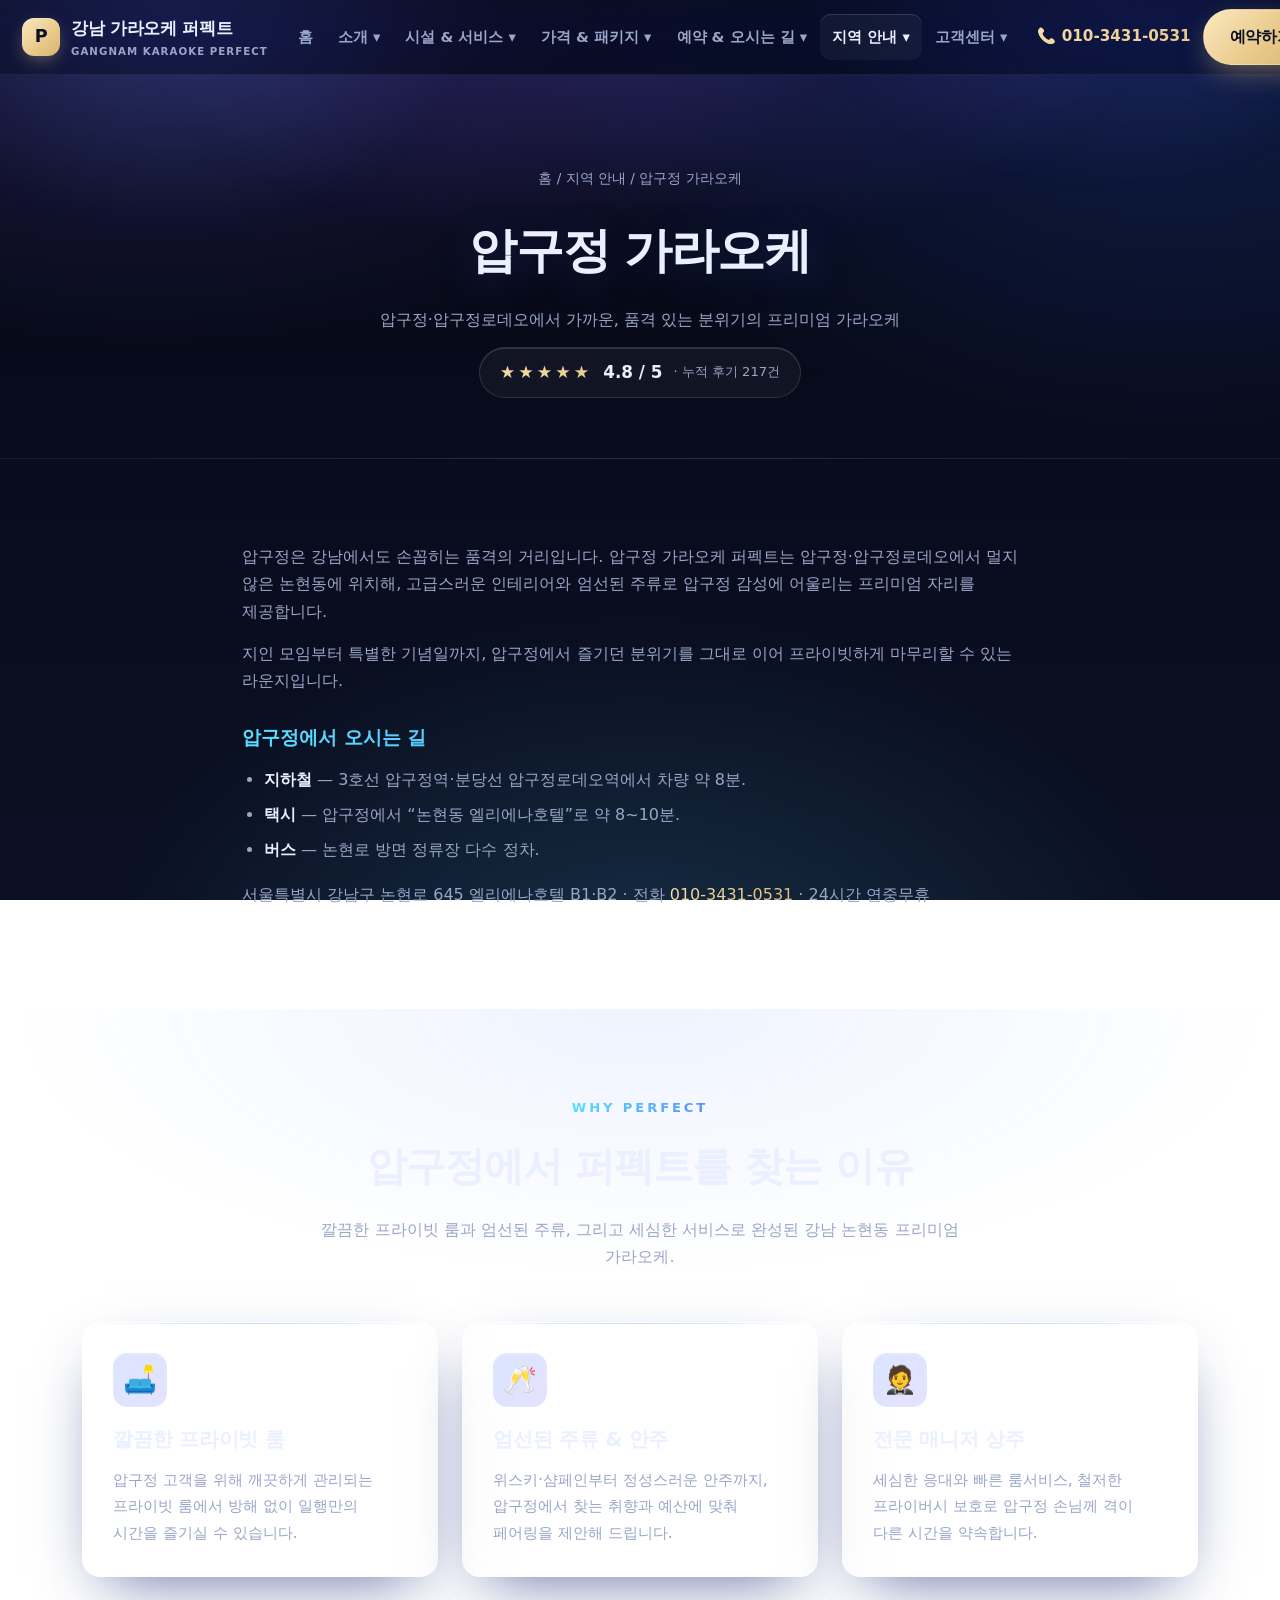
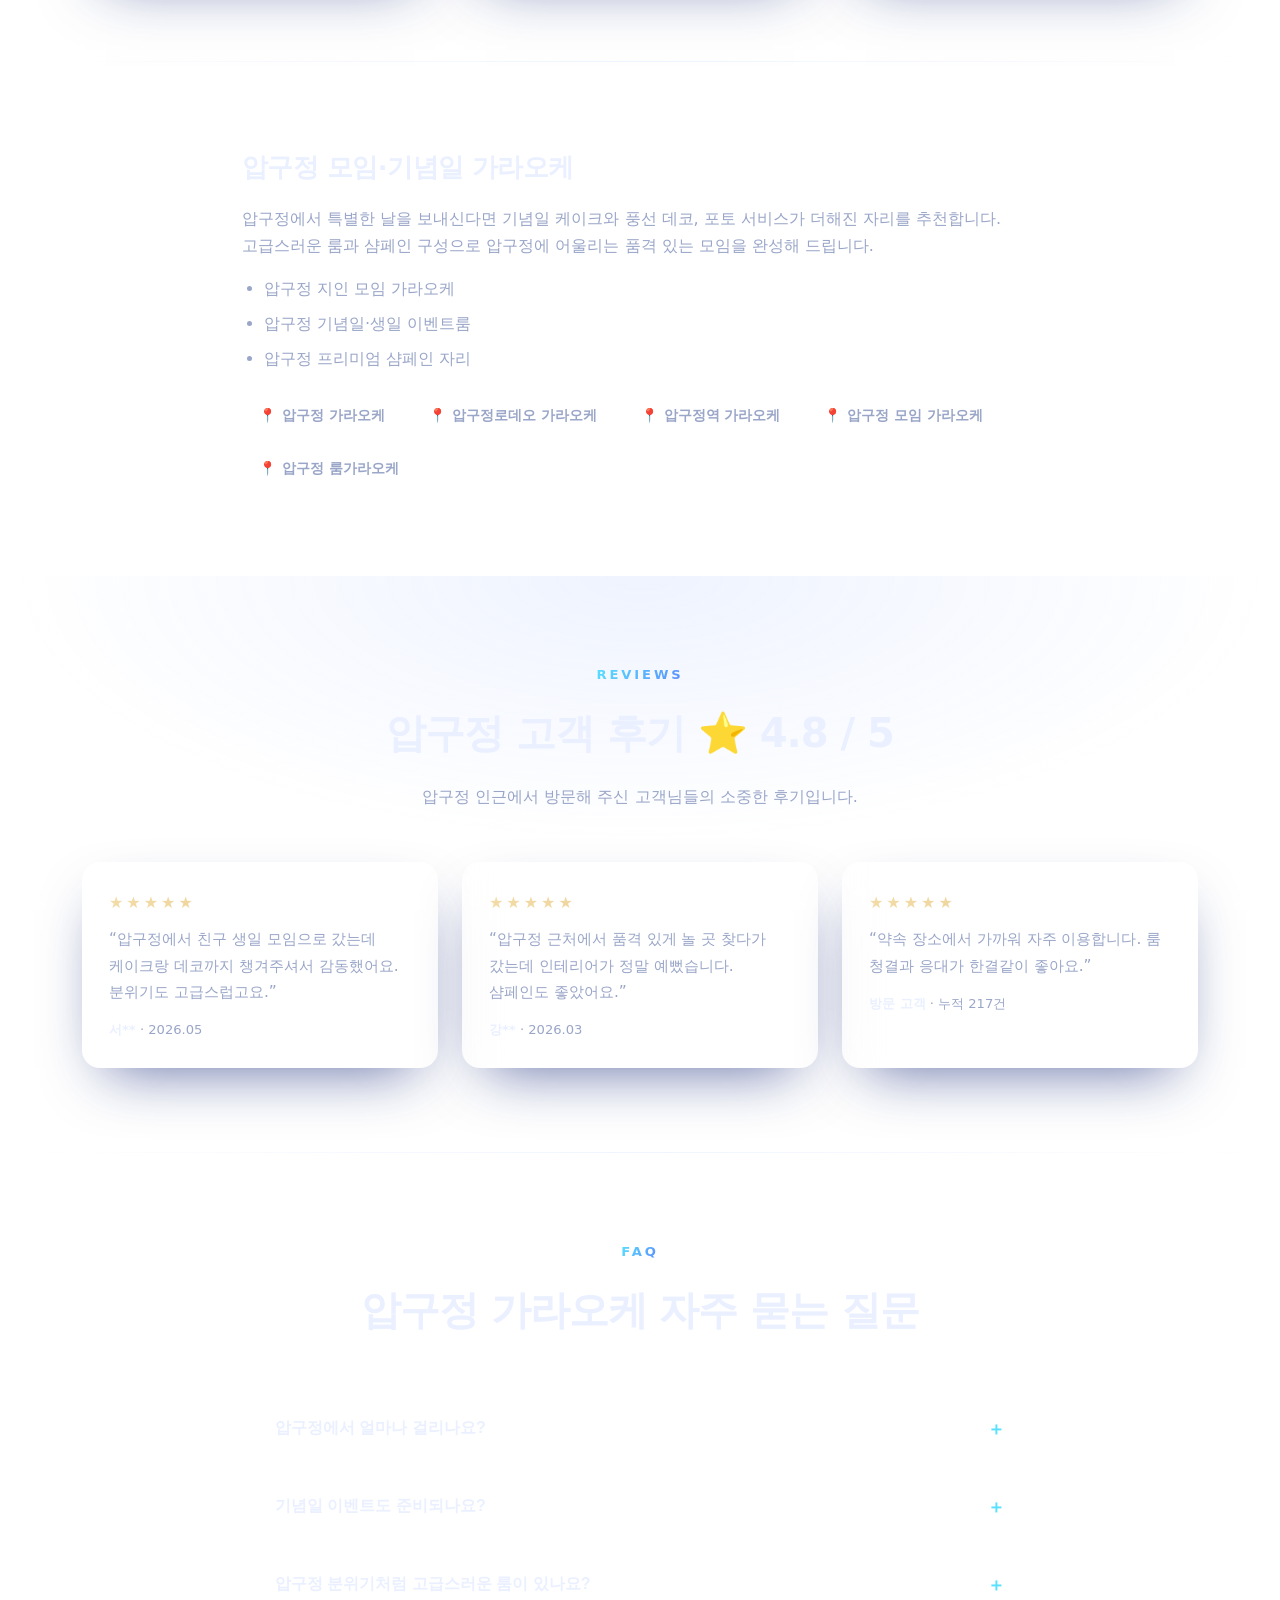
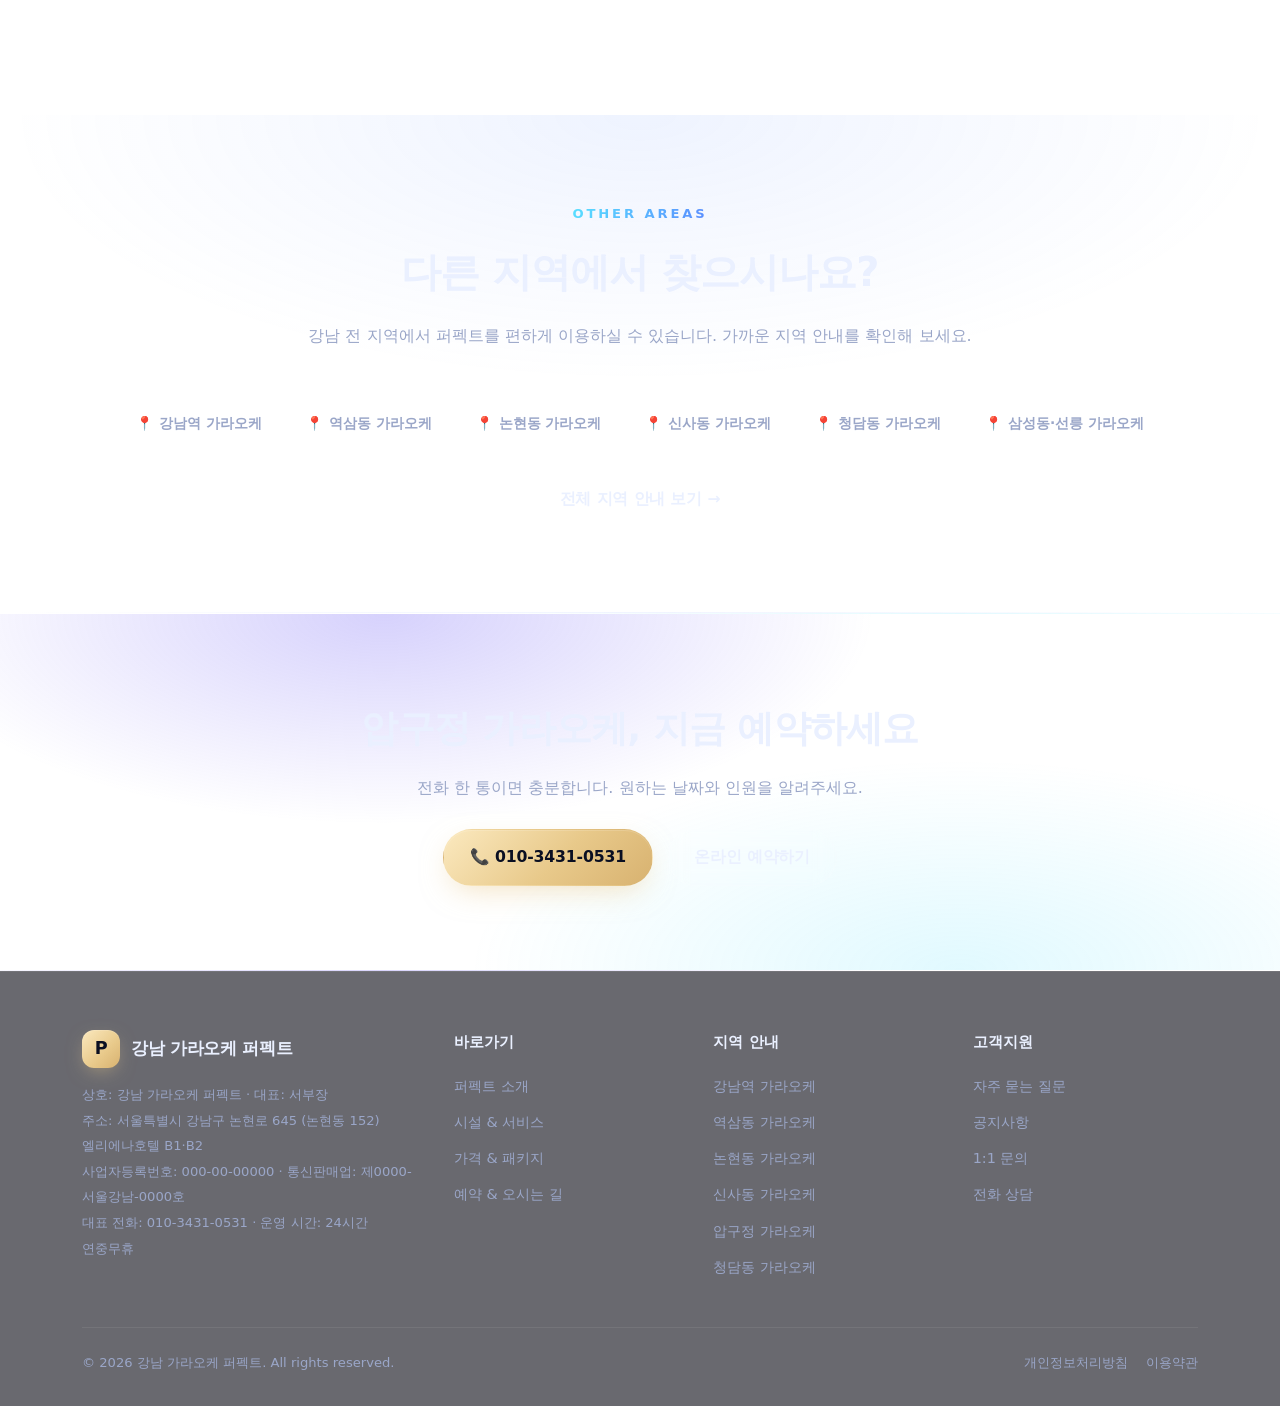
<file: area-apgujeong.html>
<!DOCTYPE html>
<html lang="ko">
<head>
  <meta charset="UTF-8" />
  <meta name="viewport" content="width=device-width, initial-scale=1.0" />
  <meta name="theme-color" content="#05060f" />
  <link rel="icon" href="favicon.svg" type="image/svg+xml" />
  <link rel="icon" href="favicon.ico" sizes="any" />
  <link rel="apple-touch-icon" href="apple-touch-icon.png" />
  <title>압구정 가라오케 추천 ㅣ 강남 가라오케 퍼펙트 ㅣ 서부장 24시 010-3431-0531</title>
  <meta name="description" content="압구정 가라오케는 강남 논현동 프리미엄 가라오케 퍼펙트. 압구정·압구정로데오에서 가까운, 품격 있는 분위기의 프리미엄 가라오케 VIP룸·이벤트 패키지·24시 예약, 전화 010-3431-0531." />
  <meta name="keywords" content="압구정 가라오케, 압구정 가라오케, 압구정로데오 가라오케, 압구정역 가라오케, 압구정 모임 가라오케, 압구정 룸가라오케, 강남 가라오케, 퍼펙트" />
  <link rel="canonical" href="https://perfectbest365.com/area-apgujeong.html" />
  <meta name="robots" content="index, follow, max-image-preview:large, max-snippet:-1" />
  <meta name="author" content="강남 가라오케 퍼펙트 운영팀" />
  <meta property="og:type" content="business.business" />
  <meta property="og:site_name" content="강남 가라오케 퍼펙트" />
  <meta property="og:title" content="압구정 가라오케 ㅣ 강남 가라오케 퍼펙트" />
  <meta property="og:description" content="압구정·압구정로데오에서 가까운, 품격 있는 분위기의 프리미엄 가라오케" />
  <meta property="og:url" content="https://perfectbest365.com/area-apgujeong.html" />
  <meta property="og:image" content="https://perfectbest365.com/images/og.jpg" />
  <meta property="og:locale" content="ko_KR" />
  <meta name="twitter:card" content="summary_large_image" />
  <meta name="twitter:image" content="https://perfectbest365.com/images/og.jpg" />
  <link rel="preconnect" href="https://maps.google.com" />
  <link rel="stylesheet" href="css/style.css" />
  <link rel="alternate" type="application/rss+xml" title="강남 가라오케 퍼펙트 RSS" href="https://perfectbest365.com/rss.xml" />
  <script type="application/ld+json">
  {
    "@context": "https://schema.org",
    "@type": "BreadcrumbList",
    "itemListElement": [
      {
        "@type": "ListItem",
        "position": 1,
        "name": "홈",
        "item": "https://perfectbest365.com/"
      },
      {
        "@type": "ListItem",
        "position": 2,
        "name": "지역 안내",
        "item": "https://perfectbest365.com/areas.html"
      },
      {
        "@type": "ListItem",
        "position": 3,
        "name": "압구정 가라오케",
        "item": "https://perfectbest365.com/area-apgujeong.html"
      }
    ]
  }
  </script>
  <script type="application/ld+json">
  {
    "@context": "https://schema.org",
    "@type": "BarOrPub",
    "@id": "https://perfectbest365.com/#business",
    "name": "강남 가라오케 퍼펙트",
    "alternateName": "압구정 가라오케 퍼펙트",
    "description": "압구정에서 가까운 강남 논현동 프리미엄 가라오케. 깔끔한 프라이빗 룸과 다양한 주류, 친절한 서비스를 제공합니다.",
    "url": "https://perfectbest365.com/area-apgujeong.html",
    "telephone": "+82-10-3431-0531",
    "image": "https://perfectbest365.com/images/og.jpg",
    "logo": "https://perfectbest365.com/apple-touch-icon.png",
    "priceRange": "₩₩₩",
    "currenciesAccepted": "KRW",
    "paymentAccepted": "현금, 신용카드",
    "smokingAllowed": false,
    "areaServed": [
      "압구정동",
      "압구정로데오",
      "압구정역",
      "강남구"
    ],
    "address": {
      "@type": "PostalAddress",
      "streetAddress": "논현로 645 엘리에나호텔 B1, B2",
      "addressLocality": "강남구",
      "addressRegion": "서울특별시",
      "postalCode": "06105",
      "addressCountry": "KR"
    },
    "geo": {
      "@type": "GeoCoordinates",
      "latitude": 37.517,
      "longitude": 127.0381
    },
    "hasMap": "https://maps.google.com/?q=서울+강남구+논현로+645",
    "openingHoursSpecification": {
      "@type": "OpeningHoursSpecification",
      "dayOfWeek": [
        "Monday",
        "Tuesday",
        "Wednesday",
        "Thursday",
        "Friday",
        "Saturday",
        "Sunday"
      ],
      "opens": "00:00",
      "closes": "23:59"
    },
    "aggregateRating": {
      "@type": "AggregateRating",
      "ratingValue": "4.8",
      "reviewCount": "217",
      "bestRating": "5",
      "worstRating": "1"
    },
    "review": [
      {
        "@type": "Review",
        "author": {
          "@type": "Person",
          "name": "서**"
        },
        "datePublished": "2026-05-01",
        "reviewRating": {
          "@type": "Rating",
          "ratingValue": "5",
          "bestRating": "5"
        },
        "reviewBody": "압구정에서 친구 생일 모임으로 갔는데 케이크랑 데코까지 챙겨주셔서 감동했어요. 분위기도 고급스럽고요."
      },
      {
        "@type": "Review",
        "author": {
          "@type": "Person",
          "name": "강**"
        },
        "datePublished": "2026-03-01",
        "reviewRating": {
          "@type": "Rating",
          "ratingValue": "5",
          "bestRating": "5"
        },
        "reviewBody": "압구정 근처에서 품격 있게 놀 곳 찾다가 갔는데 인테리어가 정말 예뻤습니다. 샴페인도 좋았어요."
      }
    ]
  }
  </script>
  <script type="application/ld+json">
  {
    "@context": "https://schema.org",
    "@type": "FAQPage",
    "mainEntity": [
      {
        "@type": "Question",
        "name": "압구정에서 얼마나 걸리나요?",
        "acceptedAnswer": {
          "@type": "Answer",
          "text": "압구정역·압구정로데오역에서 차량으로 약 8분 거리(논현동 엘리에나호텔)입니다."
        }
      },
      {
        "@type": "Question",
        "name": "기념일 이벤트도 준비되나요?",
        "acceptedAnswer": {
          "@type": "Answer",
          "text": "네, 생일·기념일 케이크와 풍선 데코, 포토 서비스를 사전 요청 시 준비해 드립니다. 서프라이즈 연출도 도와드립니다."
        }
      },
      {
        "@type": "Question",
        "name": "압구정 분위기처럼 고급스러운 룸이 있나요?",
        "acceptedAnswer": {
          "@type": "Answer",
          "text": "고급 인테리어의 디럭스룸과 전용 샴페인 바를 갖춘 VIP룸을 운영합니다. 모임 성격에 맞춰 안내해 드립니다."
        }
      }
    ]
  }
  </script>
</head>
<body>

  <header class="site-header">
    <div class="container nav">
      <a class="brand" href="index.html">
        <span class="logo-mark">P</span>
        <span>강남 가라오케 퍼펙트<small>GANGNAM KARAOKE PERFECT</small></span>
      </a>
      <nav aria-label="주 메뉴">
        <ul class="nav-menu">
          <li class=""><a href="index.html">홈</a></li>
          <li class="has-sub">
            <a href="about.html">소개 ▾</a>
            <ul class="submenu">
              <li><a href="about.html">퍼펙트 소개</a></li>
              <li><a href="about.html#vision">비전 &amp; 미션</a></li>
              <li><a href="about.html#history">연혁 &amp; 수상</a></li>
            </ul>
          </li>
          <li class="has-sub">
            <a href="facilities.html">시설 &amp; 서비스 ▾</a>
            <ul class="submenu">
              <li><a href="facilities.html#rooms">객실 타입</a></li>
              <li><a href="facilities.html#sound">인테리어 &amp; 분위기</a></li>
              <li><a href="facilities.html#drinks">주류 &amp; 안주</a></li>
              <li><a href="facilities.html#extra">부가 서비스</a></li>
            </ul>
          </li>
          <li class="has-sub">
            <a href="pricing.html">가격 &amp; 패키지 ▾</a>
            <ul class="submenu">
              <li><a href="pricing.html#hourly">시간별 요금</a></li>
              <li><a href="pricing.html#packages">이벤트 패키지</a></li>
              <li><a href="pricing.html#group">단체 &amp; 비즈니스</a></li>
            </ul>
          </li>
          <li class="has-sub">
            <a href="reservation.html">예약 &amp; 오시는 길 ▾</a>
            <ul class="submenu">
              <li><a href="reservation.html#book">예약하기</a></li>
              <li><a href="reservation.html#location">위치 &amp; 교통</a></li>
              <li><a href="reservation.html#parking">주차 정보</a></li>
            </ul>
          </li>
          <li class="has-sub current">
            <a href="areas.html">지역 안내 ▾</a>
            <ul class="submenu">
              <li><a href="area-gangnam-station.html">강남역 가라오케</a></li>
              <li><a href="area-yeoksam.html">역삼동 가라오케</a></li>
              <li><a href="area-nonhyeon.html">논현동 가라오케</a></li>
              <li><a href="area-sinsa.html">신사동 가라오케</a></li>
              <li><a href="area-apgujeong.html">압구정 가라오케</a></li>
              <li><a href="area-cheongdam.html">청담동 가라오케</a></li>
              <li><a href="area-samseong.html">삼성동·선릉 가라오케</a></li>
            </ul>
          </li>
          <li class="has-sub">
            <a href="support.html">고객센터 ▾</a>
            <ul class="submenu">
              <li><a href="support.html#faq">자주 묻는 질문</a></li>
              <li><a href="support.html#notice">공지사항</a></li>
              <li><a href="support.html#contact">1:1 문의</a></li>
            </ul>
          </li>
        </ul>
      </nav>
      <div class="nav-cta">
        <span class="nav-phone">📞 010-3431-0531</span>
        <a class="btn btn-gold" href="reservation.html">예약하기</a>
        <button class="nav-toggle" aria-label="메뉴 열기" aria-expanded="false">☰</button>
      </div>
    </div>
  </header>

  <section class="page-hero">
    <div class="container">
      <div class="breadcrumb"><a href="index.html">홈</a> / <a href="areas.html">지역 안내</a> / 압구정 가라오케</div>
      <h1>압구정 가라오케</h1>
      <p>압구정·압구정로데오에서 가까운, 품격 있는 분위기의 프리미엄 가라오케</p>
      <div class="rating-inline" aria-label="고객 평점 4.8 / 5">
        <span class="stars">★★★★★</span>
        <span class="score">4.8 / 5</span>
        <span class="count">· 누적 후기 217건</span>
      </div>
    </div>
  </section>

  <!-- 인트로 + 오시는 길 -->
  <section class="section">
    <div class="container prose">
      <p>압구정은 강남에서도 손꼽히는 품격의 거리입니다. 압구정 가라오케 퍼펙트는 압구정·압구정로데오에서 멀지 않은 논현동에 위치해, 고급스러운 인테리어와 엄선된 주류로 압구정 감성에 어울리는 프리미엄 자리를 제공합니다.</p>
      <p>지인 모임부터 특별한 기념일까지, 압구정에서 즐기던 분위기를 그대로 이어 프라이빗하게 마무리할 수 있는 라운지입니다.</p>
      <h3>압구정에서 오시는 길</h3>
      <ul>
        <li><strong>지하철</strong> — 3호선 압구정역·분당선 압구정로데오역에서 차량 약 8분.</li>
        <li><strong>택시</strong> — 압구정에서 “논현동 엘리에나호텔”로 약 8~10분.</li>
        <li><strong>버스</strong> — 논현로 방면 정류장 다수 정차.</li>
      </ul>
      <p class="muted">서울특별시 강남구 논현로 645 엘리에나호텔 B1·B2 · 전화 <a class="gold" href="tel:01034310531">010-3431-0531</a> · 24시간 연중무휴</p>
    </div>
  </section>

  <!-- 왜 퍼펙트인가 -->
  <section class="section alt">
    <div class="container">
      <div class="section-head">
        <span class="kicker">Why Perfect</span>
        <h2>압구정에서 퍼펙트를 찾는 이유</h2>
        <p>깔끔한 프라이빗 룸과 엄선된 주류, 그리고 세심한 서비스로 완성된 강남 논현동 프리미엄 가라오케.</p>
      </div>
      <div class="grid grid-3">
        <div class="card">
          <div class="ico">🛋️</div>
          <h3>깔끔한 프라이빗 룸</h3>
          <p>압구정 고객을 위해 깨끗하게 관리되는 프라이빗 룸에서 방해 없이 일행만의 시간을 즐기실 수 있습니다.</p>
        </div>
        <div class="card">
          <div class="ico">🥂</div>
          <h3>엄선된 주류 &amp; 안주</h3>
          <p>위스키·샴페인부터 정성스러운 안주까지, 압구정에서 찾는 취향과 예산에 맞춰 페어링을 제안해 드립니다.</p>
        </div>
        <div class="card">
          <div class="ico">🤵</div>
          <h3>전문 매니저 상주</h3>
          <p>세심한 응대와 빠른 룸서비스, 철저한 프라이버시 보호로 압구정 손님께 격이 다른 시간을 약속합니다.</p>
        </div>
      </div>
    </div>
  </section>

  <!-- 롱테일 주제 -->
  <section class="section">
    <div class="container prose">
      <h2>압구정 모임·기념일 가라오케</h2>
      <p>압구정에서 특별한 날을 보내신다면 기념일 케이크와 풍선 데코, 포토 서비스가 더해진 자리를 추천합니다. 고급스러운 룸과 샴페인 구성으로 압구정에 어울리는 품격 있는 모임을 완성해 드립니다.</p>
      <ul>
        <li>압구정 지인 모임 가라오케</li>
        <li>압구정 기념일·생일 이벤트룸</li>
        <li>압구정 프리미엄 샴페인 자리</li>
      </ul>
      <div class="chips" style="margin-top:22px;">
        <a class="chip" href="reservation.html"><span class="pin">📍</span>압구정 가라오케</a>
        <a class="chip" href="reservation.html"><span class="pin">📍</span>압구정로데오 가라오케</a>
        <a class="chip" href="reservation.html"><span class="pin">📍</span>압구정역 가라오케</a>
        <a class="chip" href="reservation.html"><span class="pin">📍</span>압구정 모임 가라오케</a>
        <a class="chip" href="reservation.html"><span class="pin">📍</span>압구정 룸가라오케</a>
      </div>
    </div>
  </section>

  <!-- 후기 -->
  <section class="section alt">
    <div class="container">
      <div class="section-head">
        <span class="kicker">Reviews</span>
        <h2>압구정 고객 후기 ⭐ 4.8 / 5</h2>
        <p>압구정 인근에서 방문해 주신 고객님들의 소중한 후기입니다.</p>
      </div>
      <div class="grid grid-3">
        <div class="review">
          <div class="stars">★★★★★</div>
          <p>“압구정에서 친구 생일 모임으로 갔는데 케이크랑 데코까지 챙겨주셔서 감동했어요. 분위기도 고급스럽고요.”</p>
          <div class="who"><strong>서**</strong> · 2026.05</div>
        </div>
        <div class="review">
          <div class="stars">★★★★★</div>
          <p>“압구정 근처에서 품격 있게 놀 곳 찾다가 갔는데 인테리어가 정말 예뻤습니다. 샴페인도 좋았어요.”</p>
          <div class="who"><strong>강**</strong> · 2026.03</div>
        </div>
        <div class="review">
          <div class="stars">★★★★★</div>
          <p>“약속 장소에서 가까워 자주 이용합니다. 룸 청결과 응대가 한결같이 좋아요.”</p>
          <div class="who"><strong>방문 고객</strong> · 누적 217건</div>
        </div>
      </div>
    </div>
  </section>

  <!-- FAQ -->
  <section class="section">
    <div class="container" style="max-width:820px;">
      <div class="section-head"><span class="kicker">FAQ</span><h2>압구정 가라오케 자주 묻는 질문</h2></div>
        <div class="faq-item">
          <button class="faq-q" aria-expanded="false">압구정에서 얼마나 걸리나요?<span class="mark">＋</span></button>
          <div class="faq-a"><div class="faq-a-inner">압구정역·압구정로데오역에서 차량으로 약 8분 거리(논현동 엘리에나호텔)입니다.</div></div>
        </div>
        <div class="faq-item">
          <button class="faq-q" aria-expanded="false">기념일 이벤트도 준비되나요?<span class="mark">＋</span></button>
          <div class="faq-a"><div class="faq-a-inner">네, 생일·기념일 케이크와 풍선 데코, 포토 서비스를 사전 요청 시 준비해 드립니다. 서프라이즈 연출도 도와드립니다.</div></div>
        </div>
        <div class="faq-item">
          <button class="faq-q" aria-expanded="false">압구정 분위기처럼 고급스러운 룸이 있나요?<span class="mark">＋</span></button>
          <div class="faq-a"><div class="faq-a-inner">고급 인테리어의 디럭스룸과 전용 샴페인 바를 갖춘 VIP룸을 운영합니다. 모임 성격에 맞춰 안내해 드립니다.</div></div>
        </div>
    </div>
  </section>

  <!-- 다른 지역 (크로스 내부링크) -->
  <section class="section alt">
    <div class="container">
      <div class="section-head">
        <span class="kicker">Other Areas</span>
        <h2>다른 지역에서 찾으시나요?</h2>
        <p>강남 전 지역에서 퍼펙트를 편하게 이용하실 수 있습니다. 가까운 지역 안내를 확인해 보세요.</p>
      </div>
      <div class="related-areas" style="justify-content:center;">
        <a class="chip" href="area-gangnam-station.html"><span class="pin">📍</span>강남역 가라오케</a>
        <a class="chip" href="area-yeoksam.html"><span class="pin">📍</span>역삼동 가라오케</a>
        <a class="chip" href="area-nonhyeon.html"><span class="pin">📍</span>논현동 가라오케</a>
        <a class="chip" href="area-sinsa.html"><span class="pin">📍</span>신사동 가라오케</a>
        <a class="chip" href="area-cheongdam.html"><span class="pin">📍</span>청담동 가라오케</a>
        <a class="chip" href="area-samseong.html"><span class="pin">📍</span>삼성동·선릉 가라오케</a>
      </div>
      <div style="text-align:center; margin-top:26px;">
        <a class="btn btn-line" href="areas.html">전체 지역 안내 보기 →</a>
      </div>
    </div>
  </section>

  <section class="cta-band">
    <div class="container">
      <h2>압구정 가라오케, 지금 예약하세요</h2>
      <p>전화 한 통이면 충분합니다. 원하는 날짜와 인원을 알려주세요.</p>
      <div class="hero-actions">
        <a class="btn btn-gold" href="tel:01034310531">📞 010-3431-0531</a>
        <a class="btn btn-line" href="reservation.html">온라인 예약하기</a>
      </div>
    </div>
  </section>

  <footer class="site-footer">
    <div class="container">
      <div class="footer-grid">
        <div>
          <div class="brand" style="margin-bottom:14px;">
            <span class="logo-mark">P</span><span>강남 가라오케 퍼펙트</span>
          </div>
          <p class="footer-biz">
            상호: 강남 가라오케 퍼펙트 · 대표: 서부장<br />
            주소: 서울특별시 강남구 논현로 645 (논현동 152) 엘리에나호텔 B1·B2<br />
            사업자등록번호: 000-00-00000 · 통신판매업: 제0000-서울강남-0000호<br />
            대표 전화: 010-3431-0531 · 운영 시간: 24시간 연중무휴
          </p>
        </div>
        <div>
          <h4>바로가기</h4>
          <ul>
            <li><a href="about.html">퍼펙트 소개</a></li>
            <li><a href="facilities.html">시설 &amp; 서비스</a></li>
            <li><a href="pricing.html">가격 &amp; 패키지</a></li>
            <li><a href="reservation.html">예약 &amp; 오시는 길</a></li>
          </ul>
        </div>
        <div>
          <h4>지역 안내</h4>
          <ul>
            <li><a href="area-gangnam-station.html">강남역 가라오케</a></li>
            <li><a href="area-yeoksam.html">역삼동 가라오케</a></li>
            <li><a href="area-nonhyeon.html">논현동 가라오케</a></li>
            <li><a href="area-sinsa.html">신사동 가라오케</a></li>
            <li><a href="area-apgujeong.html">압구정 가라오케</a></li>
            <li><a href="area-cheongdam.html">청담동 가라오케</a></li>
          </ul>
        </div>
        <div>
          <h4>고객지원</h4>
          <ul>
            <li><a href="support.html#faq">자주 묻는 질문</a></li>
            <li><a href="support.html#notice">공지사항</a></li>
            <li><a href="support.html#contact">1:1 문의</a></li>
            <li><a href="tel:01034310531">전화 상담</a></li>
          </ul>
        </div>
      </div>
      <div class="footer-bottom">
        <span>&copy; <span id="year">2026</span> 강남 가라오케 퍼펙트. All rights reserved.</span>
        <span class="links">
          <a href="support.html#privacy">개인정보처리방침</a>
          <a href="support.html#terms">이용약관</a>
        </span>
      </div>
    </div>
  </footer>

  <a class="fab-call" href="tel:01034310531">📞 전화예약</a>
  <script src="js/main.js"></script>
</body>
</html>
</file>
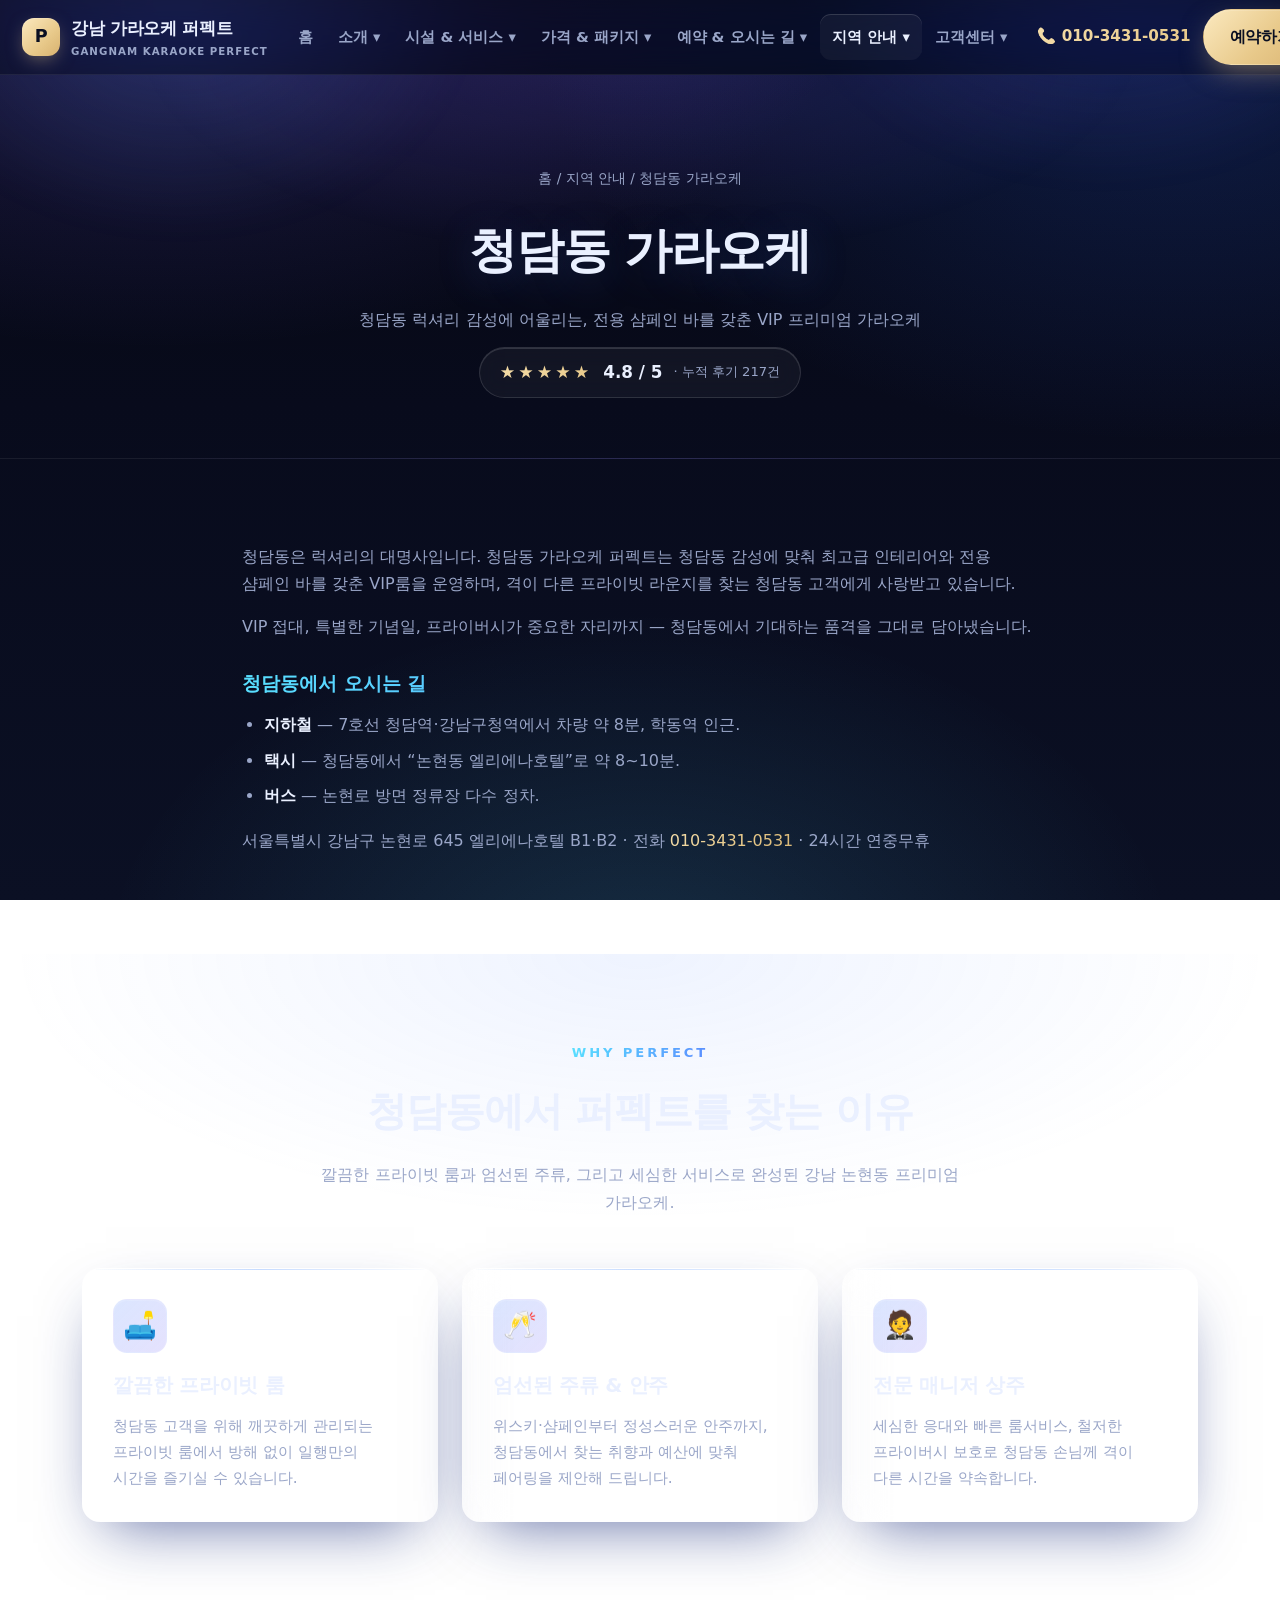
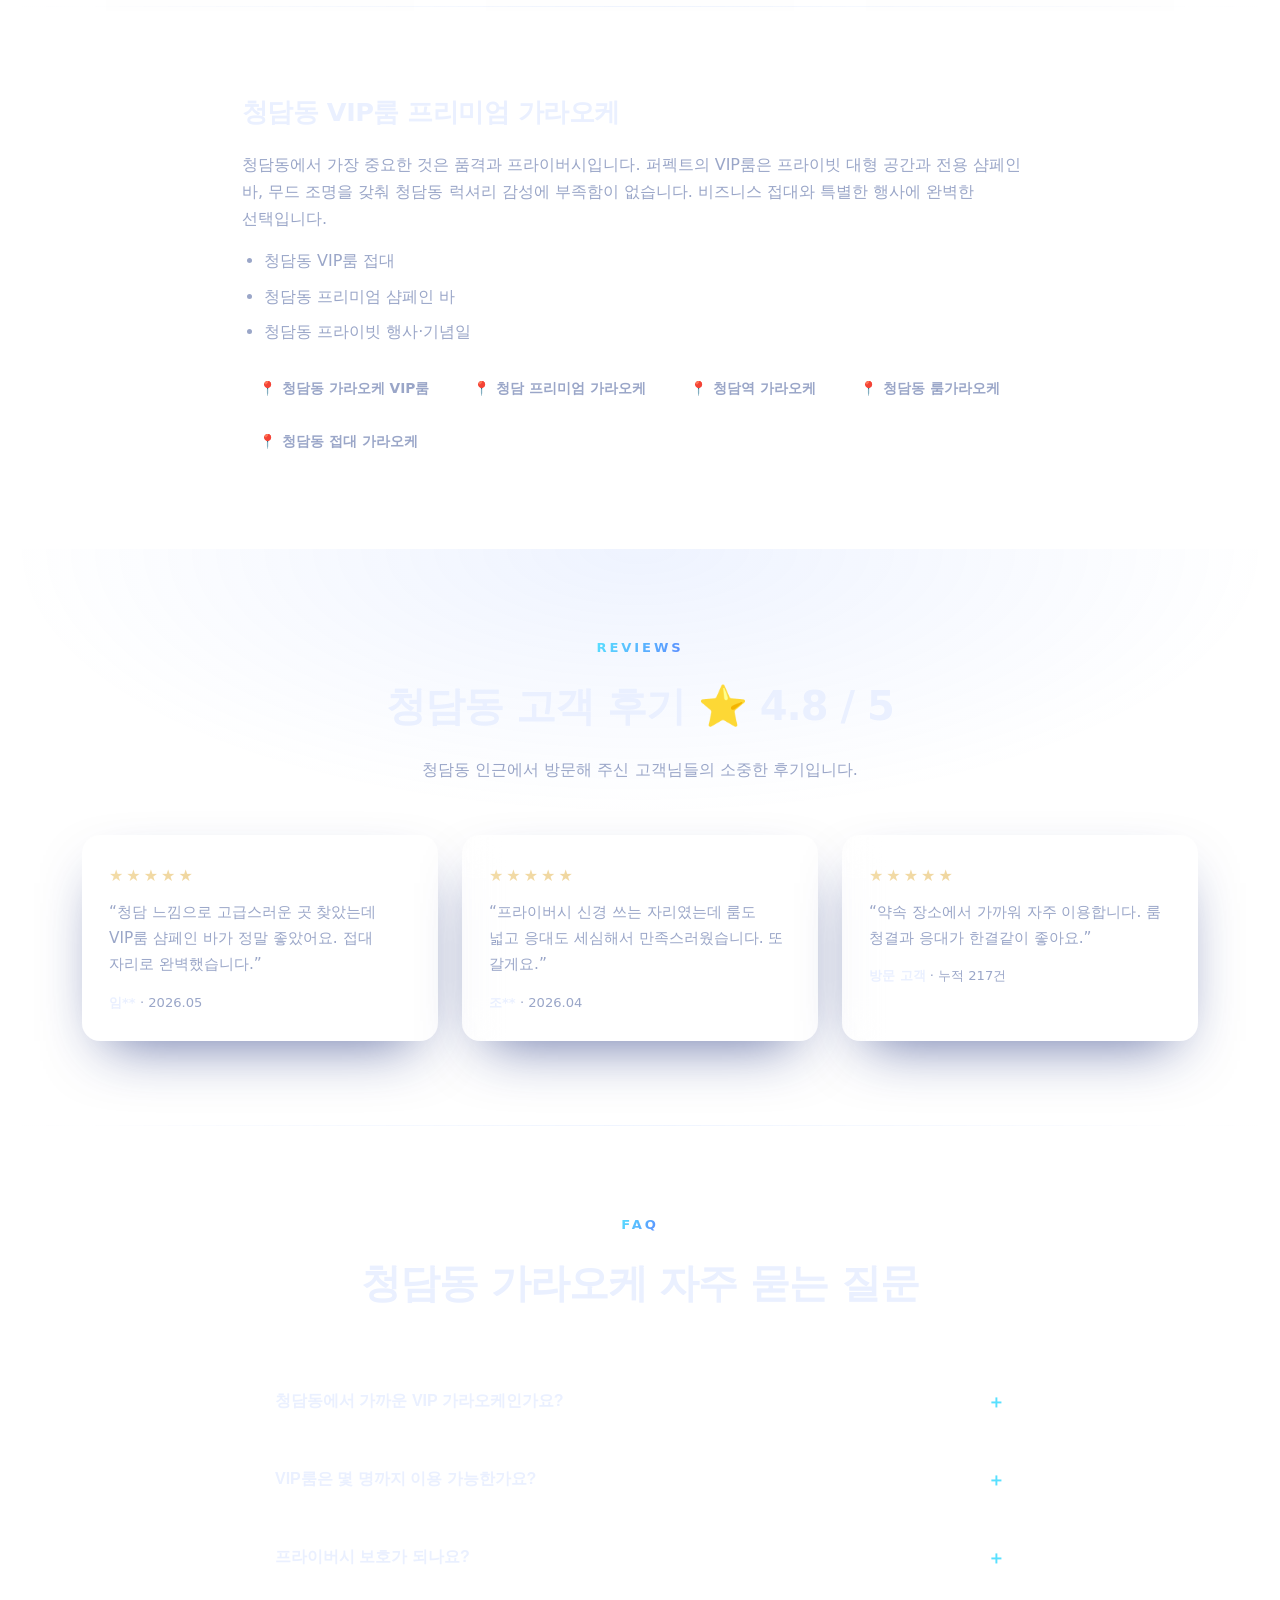
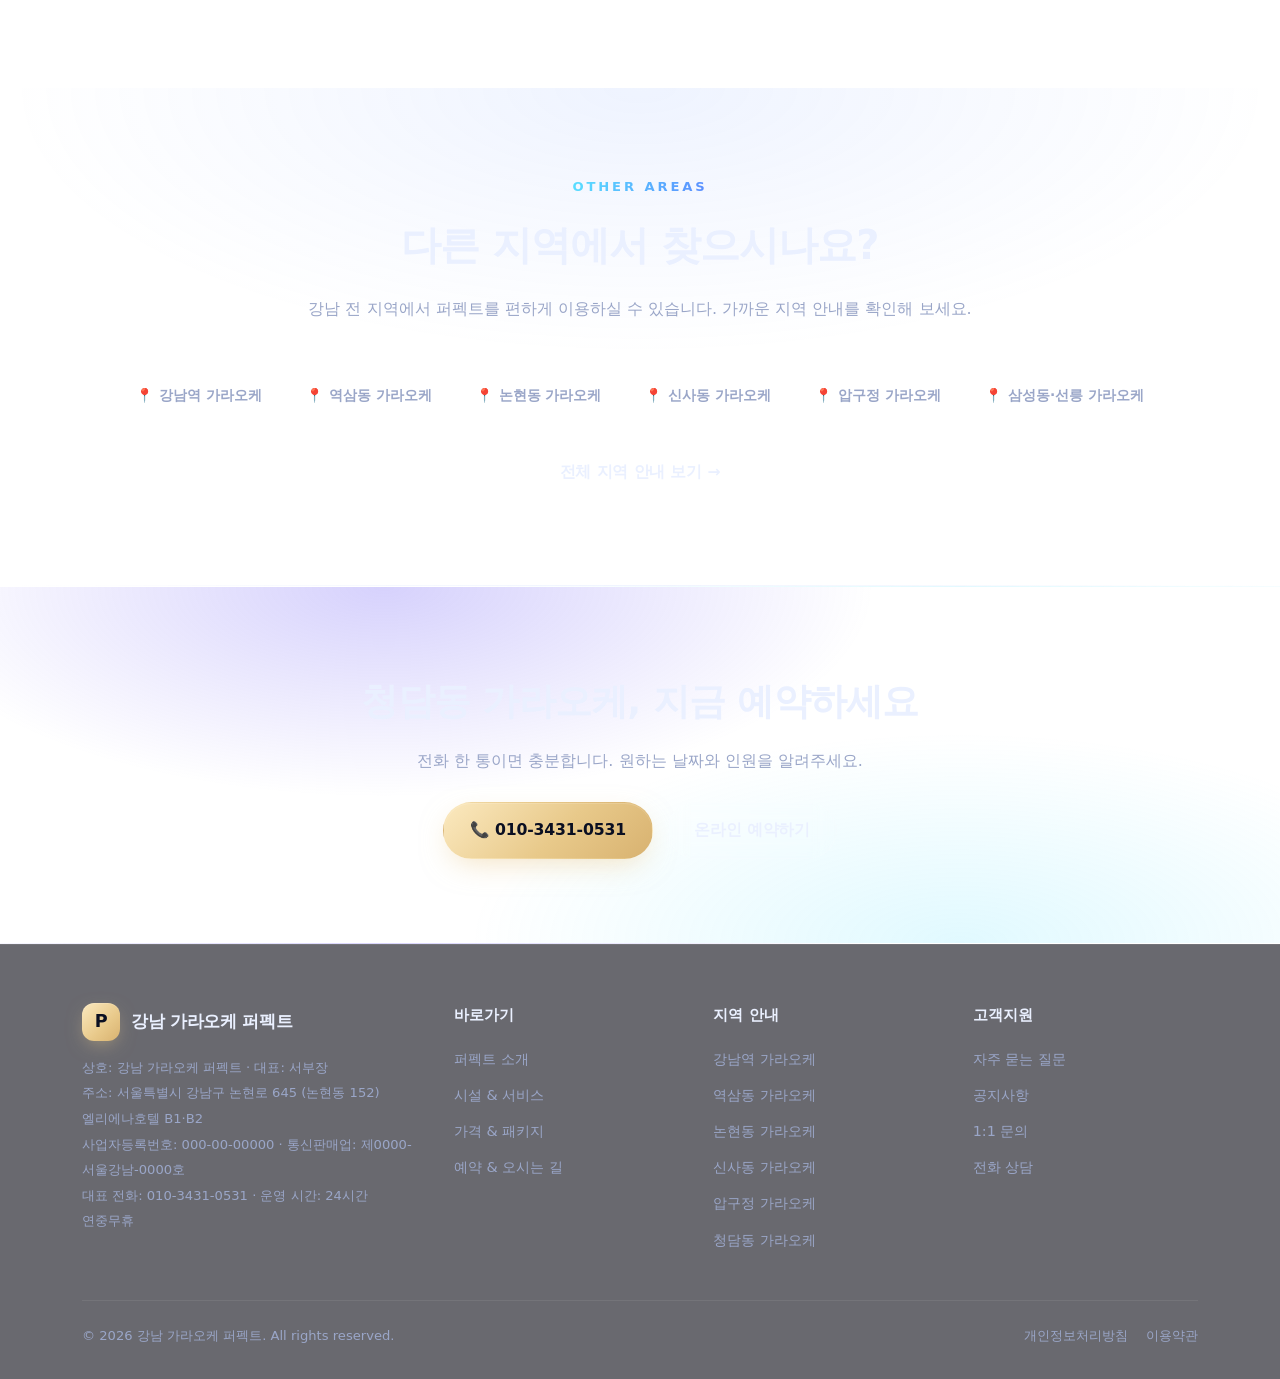
<file: area-cheongdam.html>
<!DOCTYPE html>
<html lang="ko">
<head>
  <meta charset="UTF-8" />
  <meta name="viewport" content="width=device-width, initial-scale=1.0" />
  <meta name="theme-color" content="#05060f" />
  <link rel="icon" href="favicon.svg" type="image/svg+xml" />
  <link rel="icon" href="favicon.ico" sizes="any" />
  <link rel="apple-touch-icon" href="apple-touch-icon.png" />
  <title>청담동 가라오케 추천 ㅣ 강남 가라오케 퍼펙트 ㅣ 서부장 24시 010-3431-0531</title>
  <meta name="description" content="청담동 가라오케는 강남 논현동 프리미엄 가라오케 퍼펙트. 청담동 럭셔리 감성에 어울리는, 전용 샴페인 바를 갖춘 VIP 프리미엄 가라오케 VIP룸·이벤트 패키지·24시 예약, 전화 010-3431-0531." />
  <meta name="keywords" content="청담동 가라오케, 청담동 가라오케 VIP룸, 청담 프리미엄 가라오케, 청담역 가라오케, 청담동 룸가라오케, 청담동 접대 가라오케, 강남 가라오케, 퍼펙트" />
  <link rel="canonical" href="https://perfectbest365.com/area-cheongdam.html" />
  <meta name="robots" content="index, follow, max-image-preview:large, max-snippet:-1" />
  <meta name="author" content="강남 가라오케 퍼펙트 운영팀" />
  <meta property="og:type" content="business.business" />
  <meta property="og:site_name" content="강남 가라오케 퍼펙트" />
  <meta property="og:title" content="청담동 가라오케 ㅣ 강남 가라오케 퍼펙트" />
  <meta property="og:description" content="청담동 럭셔리 감성에 어울리는, 전용 샴페인 바를 갖춘 VIP 프리미엄 가라오케" />
  <meta property="og:url" content="https://perfectbest365.com/area-cheongdam.html" />
  <meta property="og:image" content="https://perfectbest365.com/images/og.jpg" />
  <meta property="og:locale" content="ko_KR" />
  <meta name="twitter:card" content="summary_large_image" />
  <meta name="twitter:image" content="https://perfectbest365.com/images/og.jpg" />
  <link rel="preconnect" href="https://maps.google.com" />
  <link rel="stylesheet" href="css/style.css" />
  <link rel="alternate" type="application/rss+xml" title="강남 가라오케 퍼펙트 RSS" href="https://perfectbest365.com/rss.xml" />
  <script type="application/ld+json">
  {
    "@context": "https://schema.org",
    "@type": "BreadcrumbList",
    "itemListElement": [
      {
        "@type": "ListItem",
        "position": 1,
        "name": "홈",
        "item": "https://perfectbest365.com/"
      },
      {
        "@type": "ListItem",
        "position": 2,
        "name": "지역 안내",
        "item": "https://perfectbest365.com/areas.html"
      },
      {
        "@type": "ListItem",
        "position": 3,
        "name": "청담동 가라오케",
        "item": "https://perfectbest365.com/area-cheongdam.html"
      }
    ]
  }
  </script>
  <script type="application/ld+json">
  {
    "@context": "https://schema.org",
    "@type": "BarOrPub",
    "@id": "https://perfectbest365.com/#business",
    "name": "강남 가라오케 퍼펙트",
    "alternateName": "청담동 가라오케 퍼펙트",
    "description": "청담동에서 가까운 강남 논현동 프리미엄 가라오케. 깔끔한 프라이빗 룸과 다양한 주류, 친절한 서비스를 제공합니다.",
    "url": "https://perfectbest365.com/area-cheongdam.html",
    "telephone": "+82-10-3431-0531",
    "image": "https://perfectbest365.com/images/og.jpg",
    "logo": "https://perfectbest365.com/apple-touch-icon.png",
    "priceRange": "₩₩₩",
    "currenciesAccepted": "KRW",
    "paymentAccepted": "현금, 신용카드",
    "smokingAllowed": false,
    "areaServed": [
      "청담동",
      "청담역",
      "압구정로데오",
      "강남구"
    ],
    "address": {
      "@type": "PostalAddress",
      "streetAddress": "논현로 645 엘리에나호텔 B1, B2",
      "addressLocality": "강남구",
      "addressRegion": "서울특별시",
      "postalCode": "06105",
      "addressCountry": "KR"
    },
    "geo": {
      "@type": "GeoCoordinates",
      "latitude": 37.517,
      "longitude": 127.0381
    },
    "hasMap": "https://maps.google.com/?q=서울+강남구+논현로+645",
    "openingHoursSpecification": {
      "@type": "OpeningHoursSpecification",
      "dayOfWeek": [
        "Monday",
        "Tuesday",
        "Wednesday",
        "Thursday",
        "Friday",
        "Saturday",
        "Sunday"
      ],
      "opens": "00:00",
      "closes": "23:59"
    },
    "aggregateRating": {
      "@type": "AggregateRating",
      "ratingValue": "4.8",
      "reviewCount": "217",
      "bestRating": "5",
      "worstRating": "1"
    },
    "review": [
      {
        "@type": "Review",
        "author": {
          "@type": "Person",
          "name": "임**"
        },
        "datePublished": "2026-05-01",
        "reviewRating": {
          "@type": "Rating",
          "ratingValue": "5",
          "bestRating": "5"
        },
        "reviewBody": "청담 느낌으로 고급스러운 곳 찾았는데 VIP룸 샴페인 바가 정말 좋았어요. 접대 자리로 완벽했습니다."
      },
      {
        "@type": "Review",
        "author": {
          "@type": "Person",
          "name": "조**"
        },
        "datePublished": "2026-04-01",
        "reviewRating": {
          "@type": "Rating",
          "ratingValue": "5",
          "bestRating": "5"
        },
        "reviewBody": "프라이버시 신경 쓰는 자리였는데 룸도 넓고 응대도 세심해서 만족스러웠습니다. 또 갈게요."
      }
    ]
  }
  </script>
  <script type="application/ld+json">
  {
    "@context": "https://schema.org",
    "@type": "FAQPage",
    "mainEntity": [
      {
        "@type": "Question",
        "name": "청담동에서 가까운 VIP 가라오케인가요?",
        "acceptedAnswer": {
          "@type": "Answer",
          "text": "청담역·강남구청역에서 차량 약 8분 거리이며, 전용 샴페인 바를 갖춘 VIP룸을 운영해 청담동 프리미엄 감성에 어울립니다."
        }
      },
      {
        "@type": "Question",
        "name": "VIP룸은 몇 명까지 이용 가능한가요?",
        "acceptedAnswer": {
          "@type": "Answer",
          "text": "VIP룸은 10~15인까지 이용 가능하며, 프라이빗 대형 공간과 전용 샴페인 바를 갖췄습니다. 인원에 맞춰 안내해 드립니다."
        }
      },
      {
        "@type": "Question",
        "name": "프라이버시 보호가 되나요?",
        "acceptedAnswer": {
          "@type": "Answer",
          "text": "전문 매니저가 상주하며 손님의 사생활과 정보를 철저히 보호합니다. 프라이빗한 자리를 가장 중요하게 생각합니다."
        }
      }
    ]
  }
  </script>
</head>
<body>

  <header class="site-header">
    <div class="container nav">
      <a class="brand" href="index.html">
        <span class="logo-mark">P</span>
        <span>강남 가라오케 퍼펙트<small>GANGNAM KARAOKE PERFECT</small></span>
      </a>
      <nav aria-label="주 메뉴">
        <ul class="nav-menu">
          <li class=""><a href="index.html">홈</a></li>
          <li class="has-sub">
            <a href="about.html">소개 ▾</a>
            <ul class="submenu">
              <li><a href="about.html">퍼펙트 소개</a></li>
              <li><a href="about.html#vision">비전 &amp; 미션</a></li>
              <li><a href="about.html#history">연혁 &amp; 수상</a></li>
            </ul>
          </li>
          <li class="has-sub">
            <a href="facilities.html">시설 &amp; 서비스 ▾</a>
            <ul class="submenu">
              <li><a href="facilities.html#rooms">객실 타입</a></li>
              <li><a href="facilities.html#sound">인테리어 &amp; 분위기</a></li>
              <li><a href="facilities.html#drinks">주류 &amp; 안주</a></li>
              <li><a href="facilities.html#extra">부가 서비스</a></li>
            </ul>
          </li>
          <li class="has-sub">
            <a href="pricing.html">가격 &amp; 패키지 ▾</a>
            <ul class="submenu">
              <li><a href="pricing.html#hourly">시간별 요금</a></li>
              <li><a href="pricing.html#packages">이벤트 패키지</a></li>
              <li><a href="pricing.html#group">단체 &amp; 비즈니스</a></li>
            </ul>
          </li>
          <li class="has-sub">
            <a href="reservation.html">예약 &amp; 오시는 길 ▾</a>
            <ul class="submenu">
              <li><a href="reservation.html#book">예약하기</a></li>
              <li><a href="reservation.html#location">위치 &amp; 교통</a></li>
              <li><a href="reservation.html#parking">주차 정보</a></li>
            </ul>
          </li>
          <li class="has-sub current">
            <a href="areas.html">지역 안내 ▾</a>
            <ul class="submenu">
              <li><a href="area-gangnam-station.html">강남역 가라오케</a></li>
              <li><a href="area-yeoksam.html">역삼동 가라오케</a></li>
              <li><a href="area-nonhyeon.html">논현동 가라오케</a></li>
              <li><a href="area-sinsa.html">신사동 가라오케</a></li>
              <li><a href="area-apgujeong.html">압구정 가라오케</a></li>
              <li><a href="area-cheongdam.html">청담동 가라오케</a></li>
              <li><a href="area-samseong.html">삼성동·선릉 가라오케</a></li>
            </ul>
          </li>
          <li class="has-sub">
            <a href="support.html">고객센터 ▾</a>
            <ul class="submenu">
              <li><a href="support.html#faq">자주 묻는 질문</a></li>
              <li><a href="support.html#notice">공지사항</a></li>
              <li><a href="support.html#contact">1:1 문의</a></li>
            </ul>
          </li>
        </ul>
      </nav>
      <div class="nav-cta">
        <span class="nav-phone">📞 010-3431-0531</span>
        <a class="btn btn-gold" href="reservation.html">예약하기</a>
        <button class="nav-toggle" aria-label="메뉴 열기" aria-expanded="false">☰</button>
      </div>
    </div>
  </header>

  <section class="page-hero">
    <div class="container">
      <div class="breadcrumb"><a href="index.html">홈</a> / <a href="areas.html">지역 안내</a> / 청담동 가라오케</div>
      <h1>청담동 가라오케</h1>
      <p>청담동 럭셔리 감성에 어울리는, 전용 샴페인 바를 갖춘 VIP 프리미엄 가라오케</p>
      <div class="rating-inline" aria-label="고객 평점 4.8 / 5">
        <span class="stars">★★★★★</span>
        <span class="score">4.8 / 5</span>
        <span class="count">· 누적 후기 217건</span>
      </div>
    </div>
  </section>

  <!-- 인트로 + 오시는 길 -->
  <section class="section">
    <div class="container prose">
      <p>청담동은 럭셔리의 대명사입니다. 청담동 가라오케 퍼펙트는 청담동 감성에 맞춰 최고급 인테리어와 전용 샴페인 바를 갖춘 VIP룸을 운영하며, 격이 다른 프라이빗 라운지를 찾는 청담동 고객에게 사랑받고 있습니다.</p>
      <p>VIP 접대, 특별한 기념일, 프라이버시가 중요한 자리까지 — 청담동에서 기대하는 품격을 그대로 담아냈습니다.</p>
      <h3>청담동에서 오시는 길</h3>
      <ul>
        <li><strong>지하철</strong> — 7호선 청담역·강남구청역에서 차량 약 8분, 학동역 인근.</li>
        <li><strong>택시</strong> — 청담동에서 “논현동 엘리에나호텔”로 약 8~10분.</li>
        <li><strong>버스</strong> — 논현로 방면 정류장 다수 정차.</li>
      </ul>
      <p class="muted">서울특별시 강남구 논현로 645 엘리에나호텔 B1·B2 · 전화 <a class="gold" href="tel:01034310531">010-3431-0531</a> · 24시간 연중무휴</p>
    </div>
  </section>

  <!-- 왜 퍼펙트인가 -->
  <section class="section alt">
    <div class="container">
      <div class="section-head">
        <span class="kicker">Why Perfect</span>
        <h2>청담동에서 퍼펙트를 찾는 이유</h2>
        <p>깔끔한 프라이빗 룸과 엄선된 주류, 그리고 세심한 서비스로 완성된 강남 논현동 프리미엄 가라오케.</p>
      </div>
      <div class="grid grid-3">
        <div class="card">
          <div class="ico">🛋️</div>
          <h3>깔끔한 프라이빗 룸</h3>
          <p>청담동 고객을 위해 깨끗하게 관리되는 프라이빗 룸에서 방해 없이 일행만의 시간을 즐기실 수 있습니다.</p>
        </div>
        <div class="card">
          <div class="ico">🥂</div>
          <h3>엄선된 주류 &amp; 안주</h3>
          <p>위스키·샴페인부터 정성스러운 안주까지, 청담동에서 찾는 취향과 예산에 맞춰 페어링을 제안해 드립니다.</p>
        </div>
        <div class="card">
          <div class="ico">🤵</div>
          <h3>전문 매니저 상주</h3>
          <p>세심한 응대와 빠른 룸서비스, 철저한 프라이버시 보호로 청담동 손님께 격이 다른 시간을 약속합니다.</p>
        </div>
      </div>
    </div>
  </section>

  <!-- 롱테일 주제 -->
  <section class="section">
    <div class="container prose">
      <h2>청담동 VIP룸 프리미엄 가라오케</h2>
      <p>청담동에서 가장 중요한 것은 품격과 프라이버시입니다. 퍼펙트의 VIP룸은 프라이빗 대형 공간과 전용 샴페인 바, 무드 조명을 갖춰 청담동 럭셔리 감성에 부족함이 없습니다. 비즈니스 접대와 특별한 행사에 완벽한 선택입니다.</p>
      <ul>
        <li>청담동 VIP룸 접대</li>
        <li>청담동 프리미엄 샴페인 바</li>
        <li>청담동 프라이빗 행사·기념일</li>
      </ul>
      <div class="chips" style="margin-top:22px;">
        <a class="chip" href="reservation.html"><span class="pin">📍</span>청담동 가라오케 VIP룸</a>
        <a class="chip" href="reservation.html"><span class="pin">📍</span>청담 프리미엄 가라오케</a>
        <a class="chip" href="reservation.html"><span class="pin">📍</span>청담역 가라오케</a>
        <a class="chip" href="reservation.html"><span class="pin">📍</span>청담동 룸가라오케</a>
        <a class="chip" href="reservation.html"><span class="pin">📍</span>청담동 접대 가라오케</a>
      </div>
    </div>
  </section>

  <!-- 후기 -->
  <section class="section alt">
    <div class="container">
      <div class="section-head">
        <span class="kicker">Reviews</span>
        <h2>청담동 고객 후기 ⭐ 4.8 / 5</h2>
        <p>청담동 인근에서 방문해 주신 고객님들의 소중한 후기입니다.</p>
      </div>
      <div class="grid grid-3">
        <div class="review">
          <div class="stars">★★★★★</div>
          <p>“청담 느낌으로 고급스러운 곳 찾았는데 VIP룸 샴페인 바가 정말 좋았어요. 접대 자리로 완벽했습니다.”</p>
          <div class="who"><strong>임**</strong> · 2026.05</div>
        </div>
        <div class="review">
          <div class="stars">★★★★★</div>
          <p>“프라이버시 신경 쓰는 자리였는데 룸도 넓고 응대도 세심해서 만족스러웠습니다. 또 갈게요.”</p>
          <div class="who"><strong>조**</strong> · 2026.04</div>
        </div>
        <div class="review">
          <div class="stars">★★★★★</div>
          <p>“약속 장소에서 가까워 자주 이용합니다. 룸 청결과 응대가 한결같이 좋아요.”</p>
          <div class="who"><strong>방문 고객</strong> · 누적 217건</div>
        </div>
      </div>
    </div>
  </section>

  <!-- FAQ -->
  <section class="section">
    <div class="container" style="max-width:820px;">
      <div class="section-head"><span class="kicker">FAQ</span><h2>청담동 가라오케 자주 묻는 질문</h2></div>
        <div class="faq-item">
          <button class="faq-q" aria-expanded="false">청담동에서 가까운 VIP 가라오케인가요?<span class="mark">＋</span></button>
          <div class="faq-a"><div class="faq-a-inner">청담역·강남구청역에서 차량 약 8분 거리이며, 전용 샴페인 바를 갖춘 VIP룸을 운영해 청담동 프리미엄 감성에 어울립니다.</div></div>
        </div>
        <div class="faq-item">
          <button class="faq-q" aria-expanded="false">VIP룸은 몇 명까지 이용 가능한가요?<span class="mark">＋</span></button>
          <div class="faq-a"><div class="faq-a-inner">VIP룸은 10~15인까지 이용 가능하며, 프라이빗 대형 공간과 전용 샴페인 바를 갖췄습니다. 인원에 맞춰 안내해 드립니다.</div></div>
        </div>
        <div class="faq-item">
          <button class="faq-q" aria-expanded="false">프라이버시 보호가 되나요?<span class="mark">＋</span></button>
          <div class="faq-a"><div class="faq-a-inner">전문 매니저가 상주하며 손님의 사생활과 정보를 철저히 보호합니다. 프라이빗한 자리를 가장 중요하게 생각합니다.</div></div>
        </div>
    </div>
  </section>

  <!-- 다른 지역 (크로스 내부링크) -->
  <section class="section alt">
    <div class="container">
      <div class="section-head">
        <span class="kicker">Other Areas</span>
        <h2>다른 지역에서 찾으시나요?</h2>
        <p>강남 전 지역에서 퍼펙트를 편하게 이용하실 수 있습니다. 가까운 지역 안내를 확인해 보세요.</p>
      </div>
      <div class="related-areas" style="justify-content:center;">
        <a class="chip" href="area-gangnam-station.html"><span class="pin">📍</span>강남역 가라오케</a>
        <a class="chip" href="area-yeoksam.html"><span class="pin">📍</span>역삼동 가라오케</a>
        <a class="chip" href="area-nonhyeon.html"><span class="pin">📍</span>논현동 가라오케</a>
        <a class="chip" href="area-sinsa.html"><span class="pin">📍</span>신사동 가라오케</a>
        <a class="chip" href="area-apgujeong.html"><span class="pin">📍</span>압구정 가라오케</a>
        <a class="chip" href="area-samseong.html"><span class="pin">📍</span>삼성동·선릉 가라오케</a>
      </div>
      <div style="text-align:center; margin-top:26px;">
        <a class="btn btn-line" href="areas.html">전체 지역 안내 보기 →</a>
      </div>
    </div>
  </section>

  <section class="cta-band">
    <div class="container">
      <h2>청담동 가라오케, 지금 예약하세요</h2>
      <p>전화 한 통이면 충분합니다. 원하는 날짜와 인원을 알려주세요.</p>
      <div class="hero-actions">
        <a class="btn btn-gold" href="tel:01034310531">📞 010-3431-0531</a>
        <a class="btn btn-line" href="reservation.html">온라인 예약하기</a>
      </div>
    </div>
  </section>

  <footer class="site-footer">
    <div class="container">
      <div class="footer-grid">
        <div>
          <div class="brand" style="margin-bottom:14px;">
            <span class="logo-mark">P</span><span>강남 가라오케 퍼펙트</span>
          </div>
          <p class="footer-biz">
            상호: 강남 가라오케 퍼펙트 · 대표: 서부장<br />
            주소: 서울특별시 강남구 논현로 645 (논현동 152) 엘리에나호텔 B1·B2<br />
            사업자등록번호: 000-00-00000 · 통신판매업: 제0000-서울강남-0000호<br />
            대표 전화: 010-3431-0531 · 운영 시간: 24시간 연중무휴
          </p>
        </div>
        <div>
          <h4>바로가기</h4>
          <ul>
            <li><a href="about.html">퍼펙트 소개</a></li>
            <li><a href="facilities.html">시설 &amp; 서비스</a></li>
            <li><a href="pricing.html">가격 &amp; 패키지</a></li>
            <li><a href="reservation.html">예약 &amp; 오시는 길</a></li>
          </ul>
        </div>
        <div>
          <h4>지역 안내</h4>
          <ul>
            <li><a href="area-gangnam-station.html">강남역 가라오케</a></li>
            <li><a href="area-yeoksam.html">역삼동 가라오케</a></li>
            <li><a href="area-nonhyeon.html">논현동 가라오케</a></li>
            <li><a href="area-sinsa.html">신사동 가라오케</a></li>
            <li><a href="area-apgujeong.html">압구정 가라오케</a></li>
            <li><a href="area-cheongdam.html">청담동 가라오케</a></li>
          </ul>
        </div>
        <div>
          <h4>고객지원</h4>
          <ul>
            <li><a href="support.html#faq">자주 묻는 질문</a></li>
            <li><a href="support.html#notice">공지사항</a></li>
            <li><a href="support.html#contact">1:1 문의</a></li>
            <li><a href="tel:01034310531">전화 상담</a></li>
          </ul>
        </div>
      </div>
      <div class="footer-bottom">
        <span>&copy; <span id="year">2026</span> 강남 가라오케 퍼펙트. All rights reserved.</span>
        <span class="links">
          <a href="support.html#privacy">개인정보처리방침</a>
          <a href="support.html#terms">이용약관</a>
        </span>
      </div>
    </div>
  </footer>

  <a class="fab-call" href="tel:01034310531">📞 전화예약</a>
  <script src="js/main.js"></script>
</body>
</html>
</file>
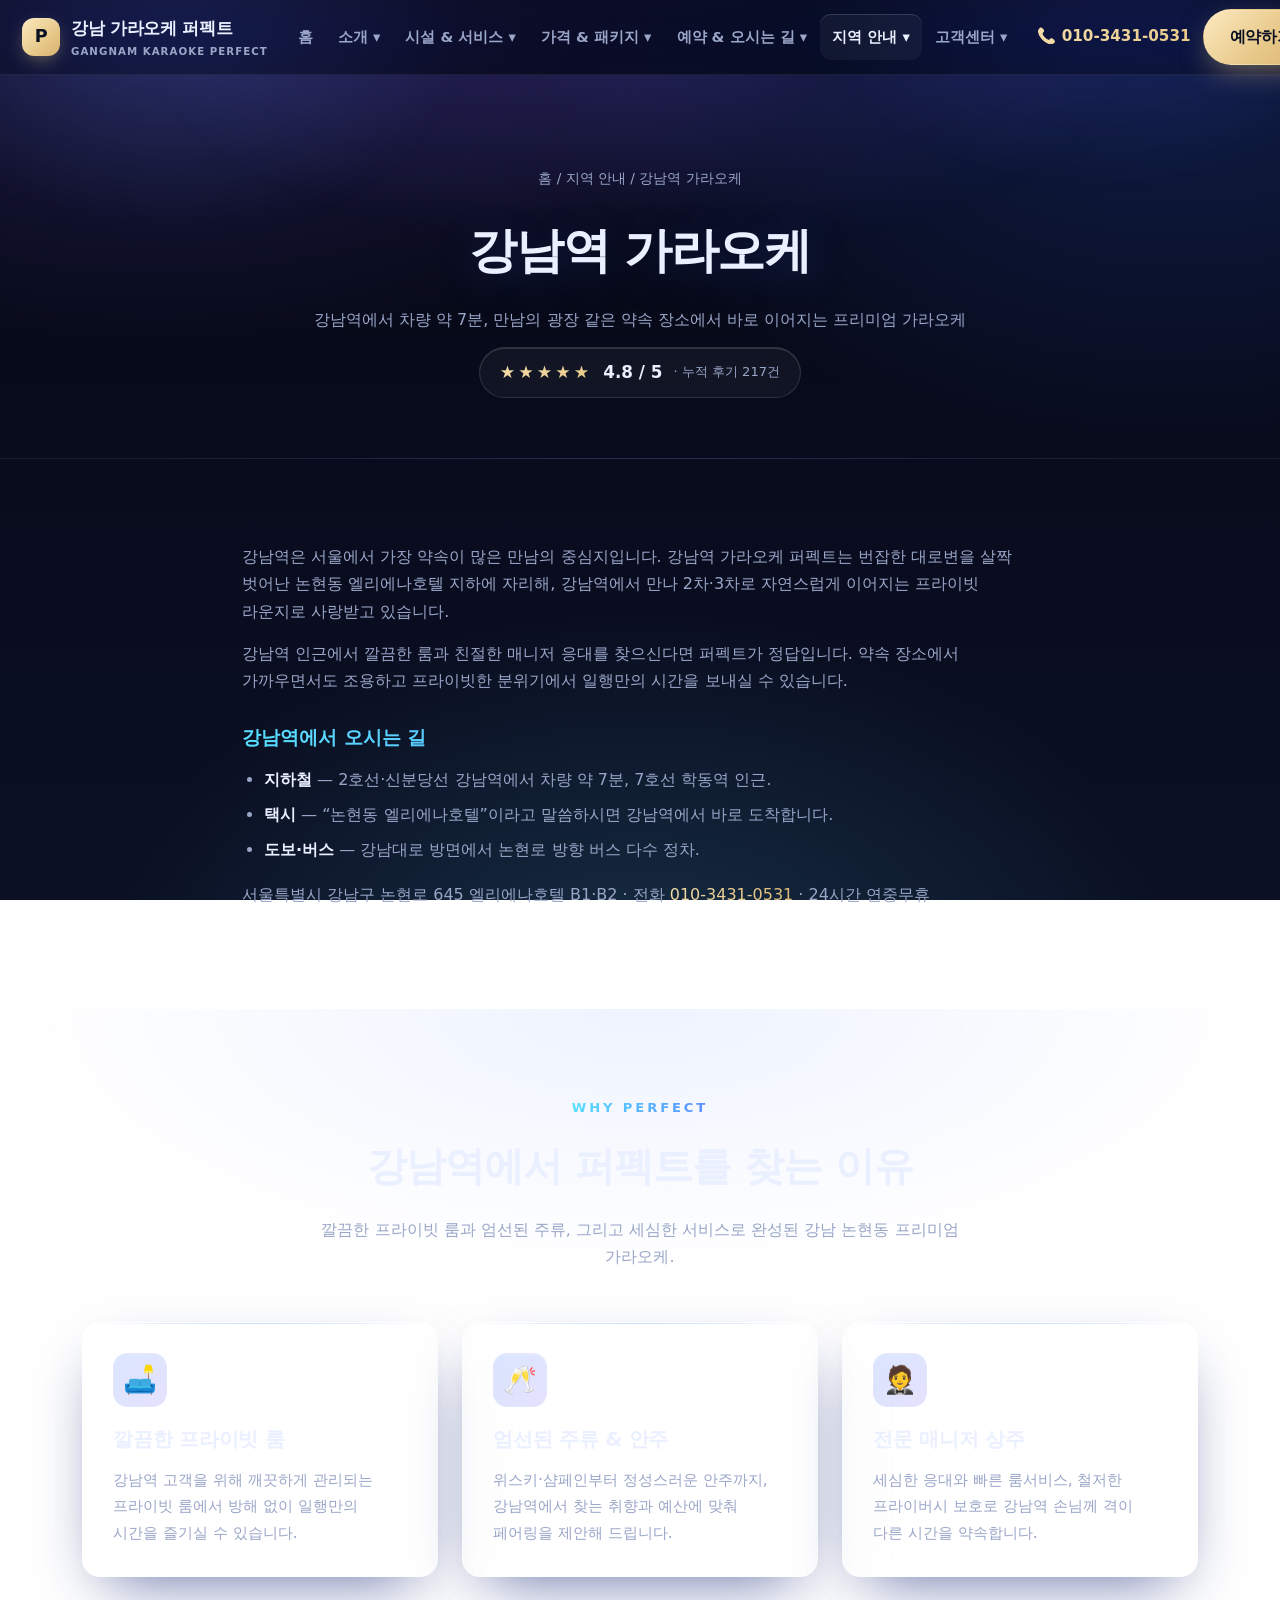
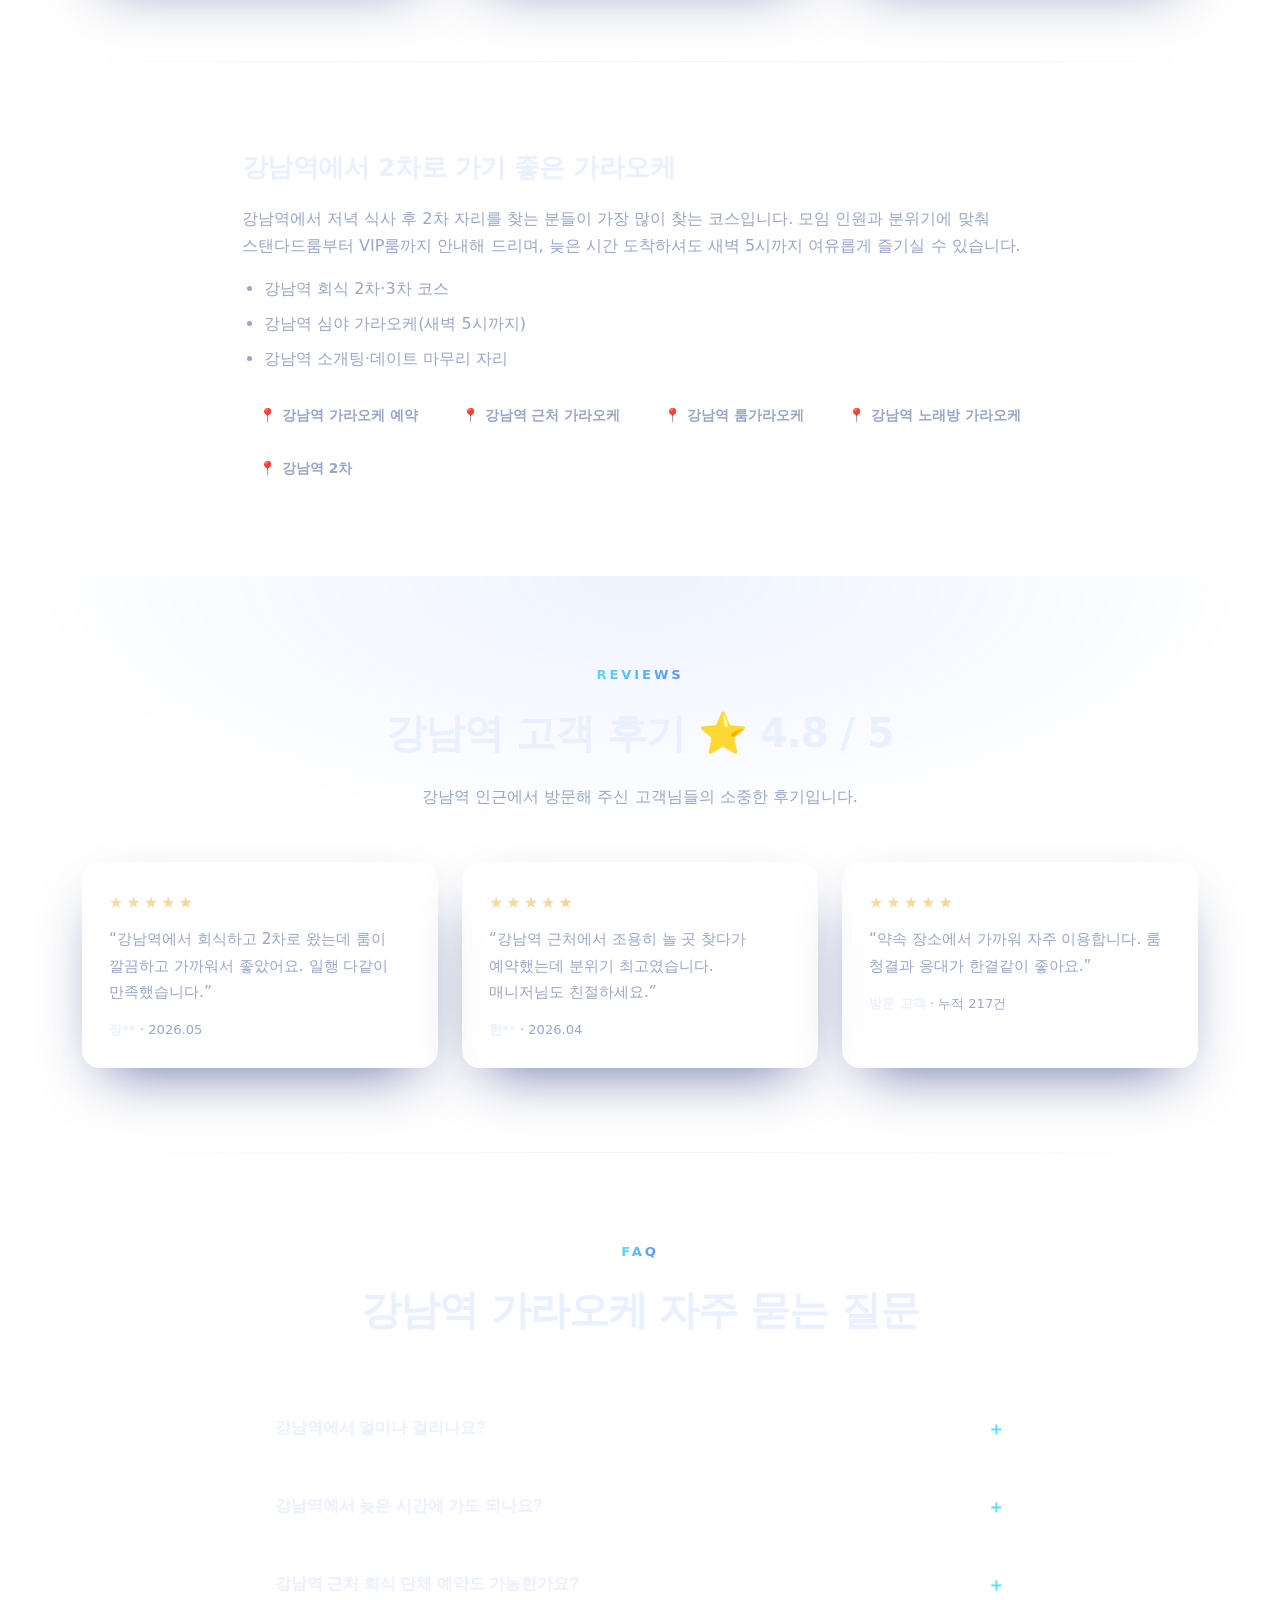
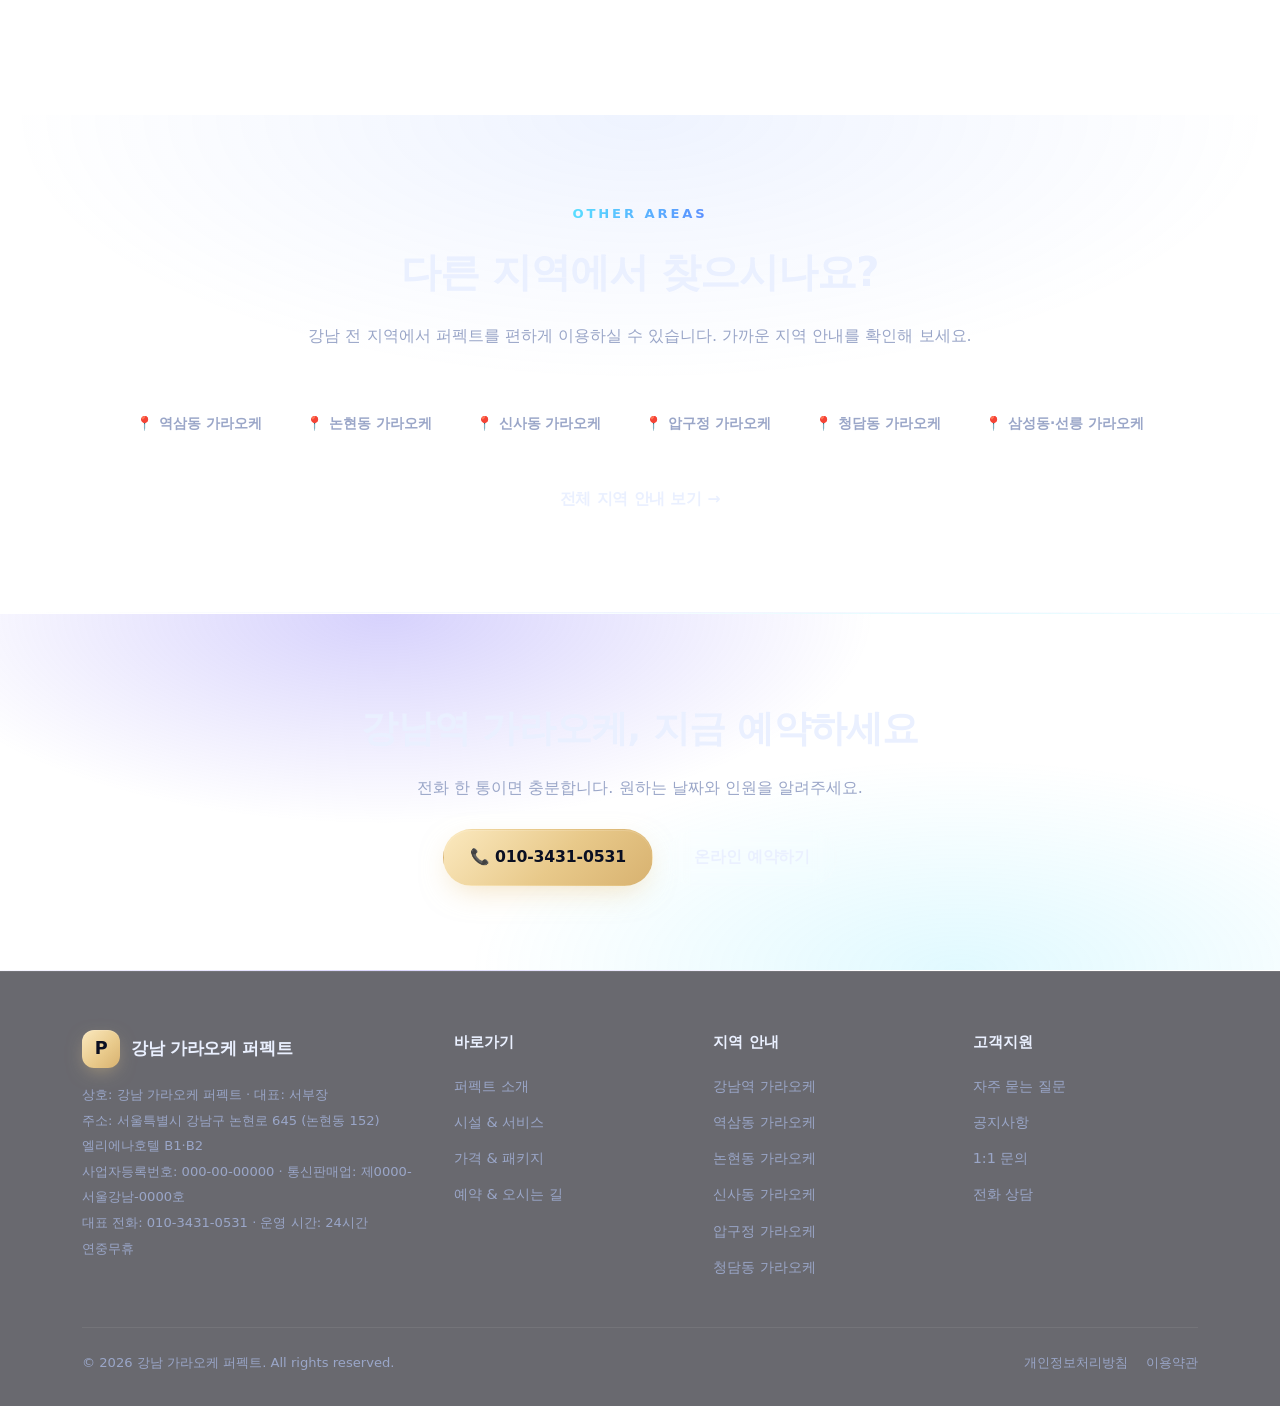
<file: area-gangnam-station.html>
<!DOCTYPE html>
<html lang="ko">
<head>
  <meta charset="UTF-8" />
  <meta name="viewport" content="width=device-width, initial-scale=1.0" />
  <meta name="theme-color" content="#05060f" />
  <link rel="icon" href="favicon.svg" type="image/svg+xml" />
  <link rel="icon" href="favicon.ico" sizes="any" />
  <link rel="apple-touch-icon" href="apple-touch-icon.png" />
  <title>강남역 가라오케 추천 ㅣ 강남 가라오케 퍼펙트 ㅣ 서부장 24시 010-3431-0531</title>
  <meta name="description" content="강남역 가라오케는 강남 논현동 프리미엄 가라오케 퍼펙트. 강남역에서 차량 약 7분, 만남의 광장 같은 약속 장소에서 바로 이어지는 프리미엄 가라오케 VIP룸·이벤트 패키지·24시 예약, 전화 010-3431-0531." />
  <meta name="keywords" content="강남역 가라오케, 강남역 가라오케 예약, 강남역 근처 가라오케, 강남역 룸가라오케, 강남역 노래방 가라오케, 강남역 2차, 강남 가라오케, 퍼펙트" />
  <link rel="canonical" href="https://perfectbest365.com/area-gangnam-station.html" />
  <meta name="robots" content="index, follow, max-image-preview:large, max-snippet:-1" />
  <meta name="author" content="강남 가라오케 퍼펙트 운영팀" />
  <meta property="og:type" content="business.business" />
  <meta property="og:site_name" content="강남 가라오케 퍼펙트" />
  <meta property="og:title" content="강남역 가라오케 ㅣ 강남 가라오케 퍼펙트" />
  <meta property="og:description" content="강남역에서 차량 약 7분, 만남의 광장 같은 약속 장소에서 바로 이어지는 프리미엄 가라오케" />
  <meta property="og:url" content="https://perfectbest365.com/area-gangnam-station.html" />
  <meta property="og:image" content="https://perfectbest365.com/images/og.jpg" />
  <meta property="og:locale" content="ko_KR" />
  <meta name="twitter:card" content="summary_large_image" />
  <meta name="twitter:image" content="https://perfectbest365.com/images/og.jpg" />
  <link rel="preconnect" href="https://maps.google.com" />
  <link rel="stylesheet" href="css/style.css" />
  <link rel="alternate" type="application/rss+xml" title="강남 가라오케 퍼펙트 RSS" href="https://perfectbest365.com/rss.xml" />
  <script type="application/ld+json">
  {
    "@context": "https://schema.org",
    "@type": "BreadcrumbList",
    "itemListElement": [
      {
        "@type": "ListItem",
        "position": 1,
        "name": "홈",
        "item": "https://perfectbest365.com/"
      },
      {
        "@type": "ListItem",
        "position": 2,
        "name": "지역 안내",
        "item": "https://perfectbest365.com/areas.html"
      },
      {
        "@type": "ListItem",
        "position": 3,
        "name": "강남역 가라오케",
        "item": "https://perfectbest365.com/area-gangnam-station.html"
      }
    ]
  }
  </script>
  <script type="application/ld+json">
  {
    "@context": "https://schema.org",
    "@type": "BarOrPub",
    "@id": "https://perfectbest365.com/#business",
    "name": "강남 가라오케 퍼펙트",
    "alternateName": "강남역 가라오케 퍼펙트",
    "description": "강남역에서 가까운 강남 논현동 프리미엄 가라오케. 깔끔한 프라이빗 룸과 다양한 주류, 친절한 서비스를 제공합니다.",
    "url": "https://perfectbest365.com/area-gangnam-station.html",
    "telephone": "+82-10-3431-0531",
    "image": "https://perfectbest365.com/images/og.jpg",
    "logo": "https://perfectbest365.com/apple-touch-icon.png",
    "priceRange": "₩₩₩",
    "currenciesAccepted": "KRW",
    "paymentAccepted": "현금, 신용카드",
    "smokingAllowed": false,
    "areaServed": [
      "강남역",
      "강남대로",
      "역삼동",
      "강남구"
    ],
    "address": {
      "@type": "PostalAddress",
      "streetAddress": "논현로 645 엘리에나호텔 B1, B2",
      "addressLocality": "강남구",
      "addressRegion": "서울특별시",
      "postalCode": "06105",
      "addressCountry": "KR"
    },
    "geo": {
      "@type": "GeoCoordinates",
      "latitude": 37.517,
      "longitude": 127.0381
    },
    "hasMap": "https://maps.google.com/?q=서울+강남구+논현로+645",
    "openingHoursSpecification": {
      "@type": "OpeningHoursSpecification",
      "dayOfWeek": [
        "Monday",
        "Tuesday",
        "Wednesday",
        "Thursday",
        "Friday",
        "Saturday",
        "Sunday"
      ],
      "opens": "00:00",
      "closes": "23:59"
    },
    "aggregateRating": {
      "@type": "AggregateRating",
      "ratingValue": "4.8",
      "reviewCount": "217",
      "bestRating": "5",
      "worstRating": "1"
    },
    "review": [
      {
        "@type": "Review",
        "author": {
          "@type": "Person",
          "name": "정**"
        },
        "datePublished": "2026-05-01",
        "reviewRating": {
          "@type": "Rating",
          "ratingValue": "5",
          "bestRating": "5"
        },
        "reviewBody": "강남역에서 회식하고 2차로 왔는데 룸이 깔끔하고 가까워서 좋았어요. 일행 다같이 만족했습니다."
      },
      {
        "@type": "Review",
        "author": {
          "@type": "Person",
          "name": "한**"
        },
        "datePublished": "2026-04-01",
        "reviewRating": {
          "@type": "Rating",
          "ratingValue": "5",
          "bestRating": "5"
        },
        "reviewBody": "강남역 근처에서 조용히 놀 곳 찾다가 예약했는데 분위기 최고였습니다. 매니저님도 친절하세요."
      }
    ]
  }
  </script>
  <script type="application/ld+json">
  {
    "@context": "https://schema.org",
    "@type": "FAQPage",
    "mainEntity": [
      {
        "@type": "Question",
        "name": "강남역에서 얼마나 걸리나요?",
        "acceptedAnswer": {
          "@type": "Answer",
          "text": "강남역 기준 차량으로 약 7분 거리(논현동 엘리에나호텔 B1·B2)입니다. 택시로 “엘리에나호텔”이라고 말씀하시면 정확히 도착합니다."
        }
      },
      {
        "@type": "Question",
        "name": "강남역에서 늦은 시간에 가도 되나요?",
        "acceptedAnswer": {
          "@type": "Answer",
          "text": "24시간 연중무휴로 운영하므로 강남역에서 늦게 출발하셔도 충분히 즐기실 수 있습니다. 잔여 룸은 전화로 확인해 주세요."
        }
      },
      {
        "@type": "Question",
        "name": "강남역 근처 회식 단체 예약도 가능한가요?",
        "acceptedAnswer": {
          "@type": "Answer",
          "text": "네, 8인 이상 단체는 룸 업그레이드와 음료 서비스 혜택을 드립니다. 인원을 알려주시면 알맞은 룸으로 배정해 드립니다."
        }
      }
    ]
  }
  </script>
</head>
<body>

  <header class="site-header">
    <div class="container nav">
      <a class="brand" href="index.html">
        <span class="logo-mark">P</span>
        <span>강남 가라오케 퍼펙트<small>GANGNAM KARAOKE PERFECT</small></span>
      </a>
      <nav aria-label="주 메뉴">
        <ul class="nav-menu">
          <li class=""><a href="index.html">홈</a></li>
          <li class="has-sub">
            <a href="about.html">소개 ▾</a>
            <ul class="submenu">
              <li><a href="about.html">퍼펙트 소개</a></li>
              <li><a href="about.html#vision">비전 &amp; 미션</a></li>
              <li><a href="about.html#history">연혁 &amp; 수상</a></li>
            </ul>
          </li>
          <li class="has-sub">
            <a href="facilities.html">시설 &amp; 서비스 ▾</a>
            <ul class="submenu">
              <li><a href="facilities.html#rooms">객실 타입</a></li>
              <li><a href="facilities.html#sound">인테리어 &amp; 분위기</a></li>
              <li><a href="facilities.html#drinks">주류 &amp; 안주</a></li>
              <li><a href="facilities.html#extra">부가 서비스</a></li>
            </ul>
          </li>
          <li class="has-sub">
            <a href="pricing.html">가격 &amp; 패키지 ▾</a>
            <ul class="submenu">
              <li><a href="pricing.html#hourly">시간별 요금</a></li>
              <li><a href="pricing.html#packages">이벤트 패키지</a></li>
              <li><a href="pricing.html#group">단체 &amp; 비즈니스</a></li>
            </ul>
          </li>
          <li class="has-sub">
            <a href="reservation.html">예약 &amp; 오시는 길 ▾</a>
            <ul class="submenu">
              <li><a href="reservation.html#book">예약하기</a></li>
              <li><a href="reservation.html#location">위치 &amp; 교통</a></li>
              <li><a href="reservation.html#parking">주차 정보</a></li>
            </ul>
          </li>
          <li class="has-sub current">
            <a href="areas.html">지역 안내 ▾</a>
            <ul class="submenu">
              <li><a href="area-gangnam-station.html">강남역 가라오케</a></li>
              <li><a href="area-yeoksam.html">역삼동 가라오케</a></li>
              <li><a href="area-nonhyeon.html">논현동 가라오케</a></li>
              <li><a href="area-sinsa.html">신사동 가라오케</a></li>
              <li><a href="area-apgujeong.html">압구정 가라오케</a></li>
              <li><a href="area-cheongdam.html">청담동 가라오케</a></li>
              <li><a href="area-samseong.html">삼성동·선릉 가라오케</a></li>
            </ul>
          </li>
          <li class="has-sub">
            <a href="support.html">고객센터 ▾</a>
            <ul class="submenu">
              <li><a href="support.html#faq">자주 묻는 질문</a></li>
              <li><a href="support.html#notice">공지사항</a></li>
              <li><a href="support.html#contact">1:1 문의</a></li>
            </ul>
          </li>
        </ul>
      </nav>
      <div class="nav-cta">
        <span class="nav-phone">📞 010-3431-0531</span>
        <a class="btn btn-gold" href="reservation.html">예약하기</a>
        <button class="nav-toggle" aria-label="메뉴 열기" aria-expanded="false">☰</button>
      </div>
    </div>
  </header>

  <section class="page-hero">
    <div class="container">
      <div class="breadcrumb"><a href="index.html">홈</a> / <a href="areas.html">지역 안내</a> / 강남역 가라오케</div>
      <h1>강남역 가라오케</h1>
      <p>강남역에서 차량 약 7분, 만남의 광장 같은 약속 장소에서 바로 이어지는 프리미엄 가라오케</p>
      <div class="rating-inline" aria-label="고객 평점 4.8 / 5">
        <span class="stars">★★★★★</span>
        <span class="score">4.8 / 5</span>
        <span class="count">· 누적 후기 217건</span>
      </div>
    </div>
  </section>

  <!-- 인트로 + 오시는 길 -->
  <section class="section">
    <div class="container prose">
      <p>강남역은 서울에서 가장 약속이 많은 만남의 중심지입니다. 강남역 가라오케 퍼펙트는 번잡한 대로변을 살짝 벗어난 논현동 엘리에나호텔 지하에 자리해, 강남역에서 만나 2차·3차로 자연스럽게 이어지는 프라이빗 라운지로 사랑받고 있습니다.</p>
      <p>강남역 인근에서 깔끔한 룸과 친절한 매니저 응대를 찾으신다면 퍼펙트가 정답입니다. 약속 장소에서 가까우면서도 조용하고 프라이빗한 분위기에서 일행만의 시간을 보내실 수 있습니다.</p>
      <h3>강남역에서 오시는 길</h3>
      <ul>
        <li><strong>지하철</strong> — 2호선·신분당선 강남역에서 차량 약 7분, 7호선 학동역 인근.</li>
        <li><strong>택시</strong> — “논현동 엘리에나호텔”이라고 말씀하시면 강남역에서 바로 도착합니다.</li>
        <li><strong>도보·버스</strong> — 강남대로 방면에서 논현로 방향 버스 다수 정차.</li>
      </ul>
      <p class="muted">서울특별시 강남구 논현로 645 엘리에나호텔 B1·B2 · 전화 <a class="gold" href="tel:01034310531">010-3431-0531</a> · 24시간 연중무휴</p>
    </div>
  </section>

  <!-- 왜 퍼펙트인가 -->
  <section class="section alt">
    <div class="container">
      <div class="section-head">
        <span class="kicker">Why Perfect</span>
        <h2>강남역에서 퍼펙트를 찾는 이유</h2>
        <p>깔끔한 프라이빗 룸과 엄선된 주류, 그리고 세심한 서비스로 완성된 강남 논현동 프리미엄 가라오케.</p>
      </div>
      <div class="grid grid-3">
        <div class="card">
          <div class="ico">🛋️</div>
          <h3>깔끔한 프라이빗 룸</h3>
          <p>강남역 고객을 위해 깨끗하게 관리되는 프라이빗 룸에서 방해 없이 일행만의 시간을 즐기실 수 있습니다.</p>
        </div>
        <div class="card">
          <div class="ico">🥂</div>
          <h3>엄선된 주류 &amp; 안주</h3>
          <p>위스키·샴페인부터 정성스러운 안주까지, 강남역에서 찾는 취향과 예산에 맞춰 페어링을 제안해 드립니다.</p>
        </div>
        <div class="card">
          <div class="ico">🤵</div>
          <h3>전문 매니저 상주</h3>
          <p>세심한 응대와 빠른 룸서비스, 철저한 프라이버시 보호로 강남역 손님께 격이 다른 시간을 약속합니다.</p>
        </div>
      </div>
    </div>
  </section>

  <!-- 롱테일 주제 -->
  <section class="section">
    <div class="container prose">
      <h2>강남역에서 2차로 가기 좋은 가라오케</h2>
      <p>강남역에서 저녁 식사 후 2차 자리를 찾는 분들이 가장 많이 찾는 코스입니다. 모임 인원과 분위기에 맞춰 스탠다드룸부터 VIP룸까지 안내해 드리며, 늦은 시간 도착하셔도 새벽 5시까지 여유롭게 즐기실 수 있습니다.</p>
      <ul>
        <li>강남역 회식 2차·3차 코스</li>
        <li>강남역 심야 가라오케(새벽 5시까지)</li>
        <li>강남역 소개팅·데이트 마무리 자리</li>
      </ul>
      <div class="chips" style="margin-top:22px;">
        <a class="chip" href="reservation.html"><span class="pin">📍</span>강남역 가라오케 예약</a>
        <a class="chip" href="reservation.html"><span class="pin">📍</span>강남역 근처 가라오케</a>
        <a class="chip" href="reservation.html"><span class="pin">📍</span>강남역 룸가라오케</a>
        <a class="chip" href="reservation.html"><span class="pin">📍</span>강남역 노래방 가라오케</a>
        <a class="chip" href="reservation.html"><span class="pin">📍</span>강남역 2차</a>
      </div>
    </div>
  </section>

  <!-- 후기 -->
  <section class="section alt">
    <div class="container">
      <div class="section-head">
        <span class="kicker">Reviews</span>
        <h2>강남역 고객 후기 ⭐ 4.8 / 5</h2>
        <p>강남역 인근에서 방문해 주신 고객님들의 소중한 후기입니다.</p>
      </div>
      <div class="grid grid-3">
        <div class="review">
          <div class="stars">★★★★★</div>
          <p>“강남역에서 회식하고 2차로 왔는데 룸이 깔끔하고 가까워서 좋았어요. 일행 다같이 만족했습니다.”</p>
          <div class="who"><strong>정**</strong> · 2026.05</div>
        </div>
        <div class="review">
          <div class="stars">★★★★★</div>
          <p>“강남역 근처에서 조용히 놀 곳 찾다가 예약했는데 분위기 최고였습니다. 매니저님도 친절하세요.”</p>
          <div class="who"><strong>한**</strong> · 2026.04</div>
        </div>
        <div class="review">
          <div class="stars">★★★★★</div>
          <p>“약속 장소에서 가까워 자주 이용합니다. 룸 청결과 응대가 한결같이 좋아요.”</p>
          <div class="who"><strong>방문 고객</strong> · 누적 217건</div>
        </div>
      </div>
    </div>
  </section>

  <!-- FAQ -->
  <section class="section">
    <div class="container" style="max-width:820px;">
      <div class="section-head"><span class="kicker">FAQ</span><h2>강남역 가라오케 자주 묻는 질문</h2></div>
        <div class="faq-item">
          <button class="faq-q" aria-expanded="false">강남역에서 얼마나 걸리나요?<span class="mark">＋</span></button>
          <div class="faq-a"><div class="faq-a-inner">강남역 기준 차량으로 약 7분 거리(논현동 엘리에나호텔 B1·B2)입니다. 택시로 “엘리에나호텔”이라고 말씀하시면 정확히 도착합니다.</div></div>
        </div>
        <div class="faq-item">
          <button class="faq-q" aria-expanded="false">강남역에서 늦은 시간에 가도 되나요?<span class="mark">＋</span></button>
          <div class="faq-a"><div class="faq-a-inner">24시간 연중무휴로 운영하므로 강남역에서 늦게 출발하셔도 충분히 즐기실 수 있습니다. 잔여 룸은 전화로 확인해 주세요.</div></div>
        </div>
        <div class="faq-item">
          <button class="faq-q" aria-expanded="false">강남역 근처 회식 단체 예약도 가능한가요?<span class="mark">＋</span></button>
          <div class="faq-a"><div class="faq-a-inner">네, 8인 이상 단체는 룸 업그레이드와 음료 서비스 혜택을 드립니다. 인원을 알려주시면 알맞은 룸으로 배정해 드립니다.</div></div>
        </div>
    </div>
  </section>

  <!-- 다른 지역 (크로스 내부링크) -->
  <section class="section alt">
    <div class="container">
      <div class="section-head">
        <span class="kicker">Other Areas</span>
        <h2>다른 지역에서 찾으시나요?</h2>
        <p>강남 전 지역에서 퍼펙트를 편하게 이용하실 수 있습니다. 가까운 지역 안내를 확인해 보세요.</p>
      </div>
      <div class="related-areas" style="justify-content:center;">
        <a class="chip" href="area-yeoksam.html"><span class="pin">📍</span>역삼동 가라오케</a>
        <a class="chip" href="area-nonhyeon.html"><span class="pin">📍</span>논현동 가라오케</a>
        <a class="chip" href="area-sinsa.html"><span class="pin">📍</span>신사동 가라오케</a>
        <a class="chip" href="area-apgujeong.html"><span class="pin">📍</span>압구정 가라오케</a>
        <a class="chip" href="area-cheongdam.html"><span class="pin">📍</span>청담동 가라오케</a>
        <a class="chip" href="area-samseong.html"><span class="pin">📍</span>삼성동·선릉 가라오케</a>
      </div>
      <div style="text-align:center; margin-top:26px;">
        <a class="btn btn-line" href="areas.html">전체 지역 안내 보기 →</a>
      </div>
    </div>
  </section>

  <section class="cta-band">
    <div class="container">
      <h2>강남역 가라오케, 지금 예약하세요</h2>
      <p>전화 한 통이면 충분합니다. 원하는 날짜와 인원을 알려주세요.</p>
      <div class="hero-actions">
        <a class="btn btn-gold" href="tel:01034310531">📞 010-3431-0531</a>
        <a class="btn btn-line" href="reservation.html">온라인 예약하기</a>
      </div>
    </div>
  </section>

  <footer class="site-footer">
    <div class="container">
      <div class="footer-grid">
        <div>
          <div class="brand" style="margin-bottom:14px;">
            <span class="logo-mark">P</span><span>강남 가라오케 퍼펙트</span>
          </div>
          <p class="footer-biz">
            상호: 강남 가라오케 퍼펙트 · 대표: 서부장<br />
            주소: 서울특별시 강남구 논현로 645 (논현동 152) 엘리에나호텔 B1·B2<br />
            사업자등록번호: 000-00-00000 · 통신판매업: 제0000-서울강남-0000호<br />
            대표 전화: 010-3431-0531 · 운영 시간: 24시간 연중무휴
          </p>
        </div>
        <div>
          <h4>바로가기</h4>
          <ul>
            <li><a href="about.html">퍼펙트 소개</a></li>
            <li><a href="facilities.html">시설 &amp; 서비스</a></li>
            <li><a href="pricing.html">가격 &amp; 패키지</a></li>
            <li><a href="reservation.html">예약 &amp; 오시는 길</a></li>
          </ul>
        </div>
        <div>
          <h4>지역 안내</h4>
          <ul>
            <li><a href="area-gangnam-station.html">강남역 가라오케</a></li>
            <li><a href="area-yeoksam.html">역삼동 가라오케</a></li>
            <li><a href="area-nonhyeon.html">논현동 가라오케</a></li>
            <li><a href="area-sinsa.html">신사동 가라오케</a></li>
            <li><a href="area-apgujeong.html">압구정 가라오케</a></li>
            <li><a href="area-cheongdam.html">청담동 가라오케</a></li>
          </ul>
        </div>
        <div>
          <h4>고객지원</h4>
          <ul>
            <li><a href="support.html#faq">자주 묻는 질문</a></li>
            <li><a href="support.html#notice">공지사항</a></li>
            <li><a href="support.html#contact">1:1 문의</a></li>
            <li><a href="tel:01034310531">전화 상담</a></li>
          </ul>
        </div>
      </div>
      <div class="footer-bottom">
        <span>&copy; <span id="year">2026</span> 강남 가라오케 퍼펙트. All rights reserved.</span>
        <span class="links">
          <a href="support.html#privacy">개인정보처리방침</a>
          <a href="support.html#terms">이용약관</a>
        </span>
      </div>
    </div>
  </footer>

  <a class="fab-call" href="tel:01034310531">📞 전화예약</a>
  <script src="js/main.js"></script>
</body>
</html>
</file>
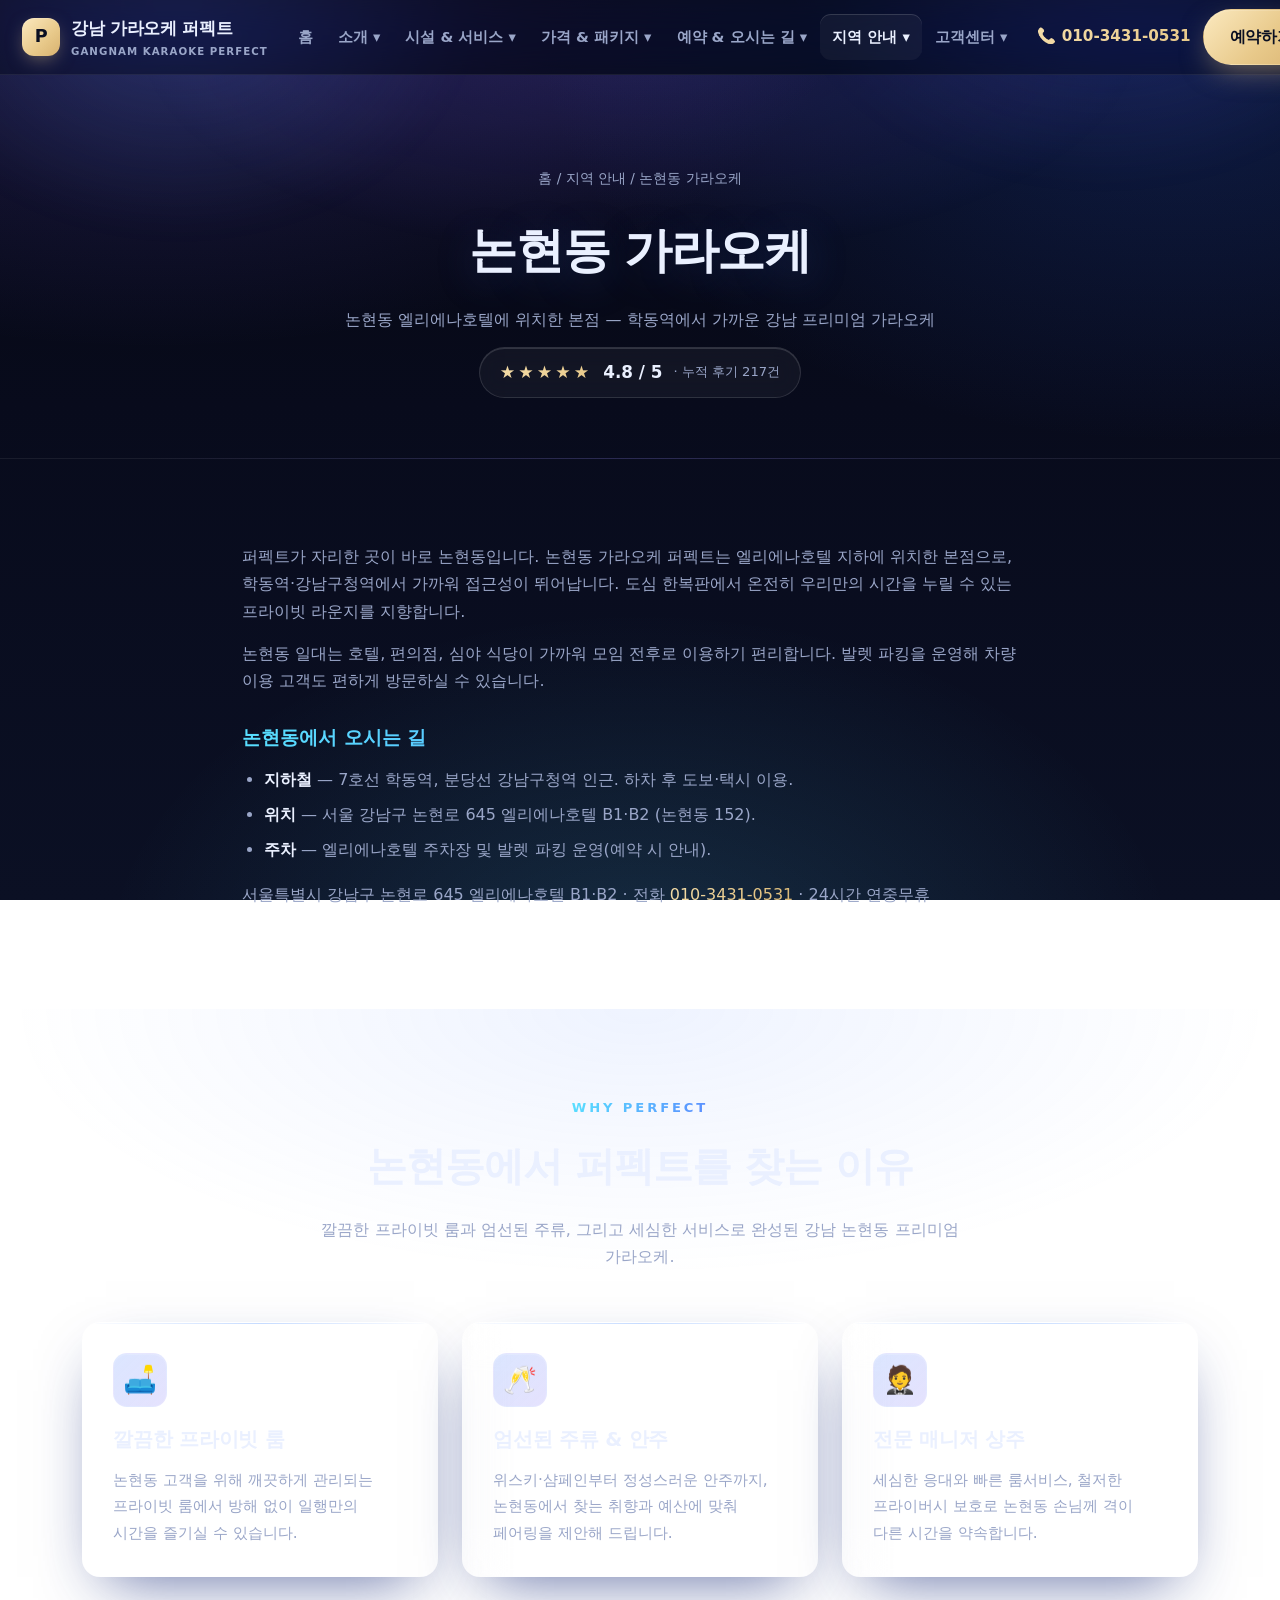
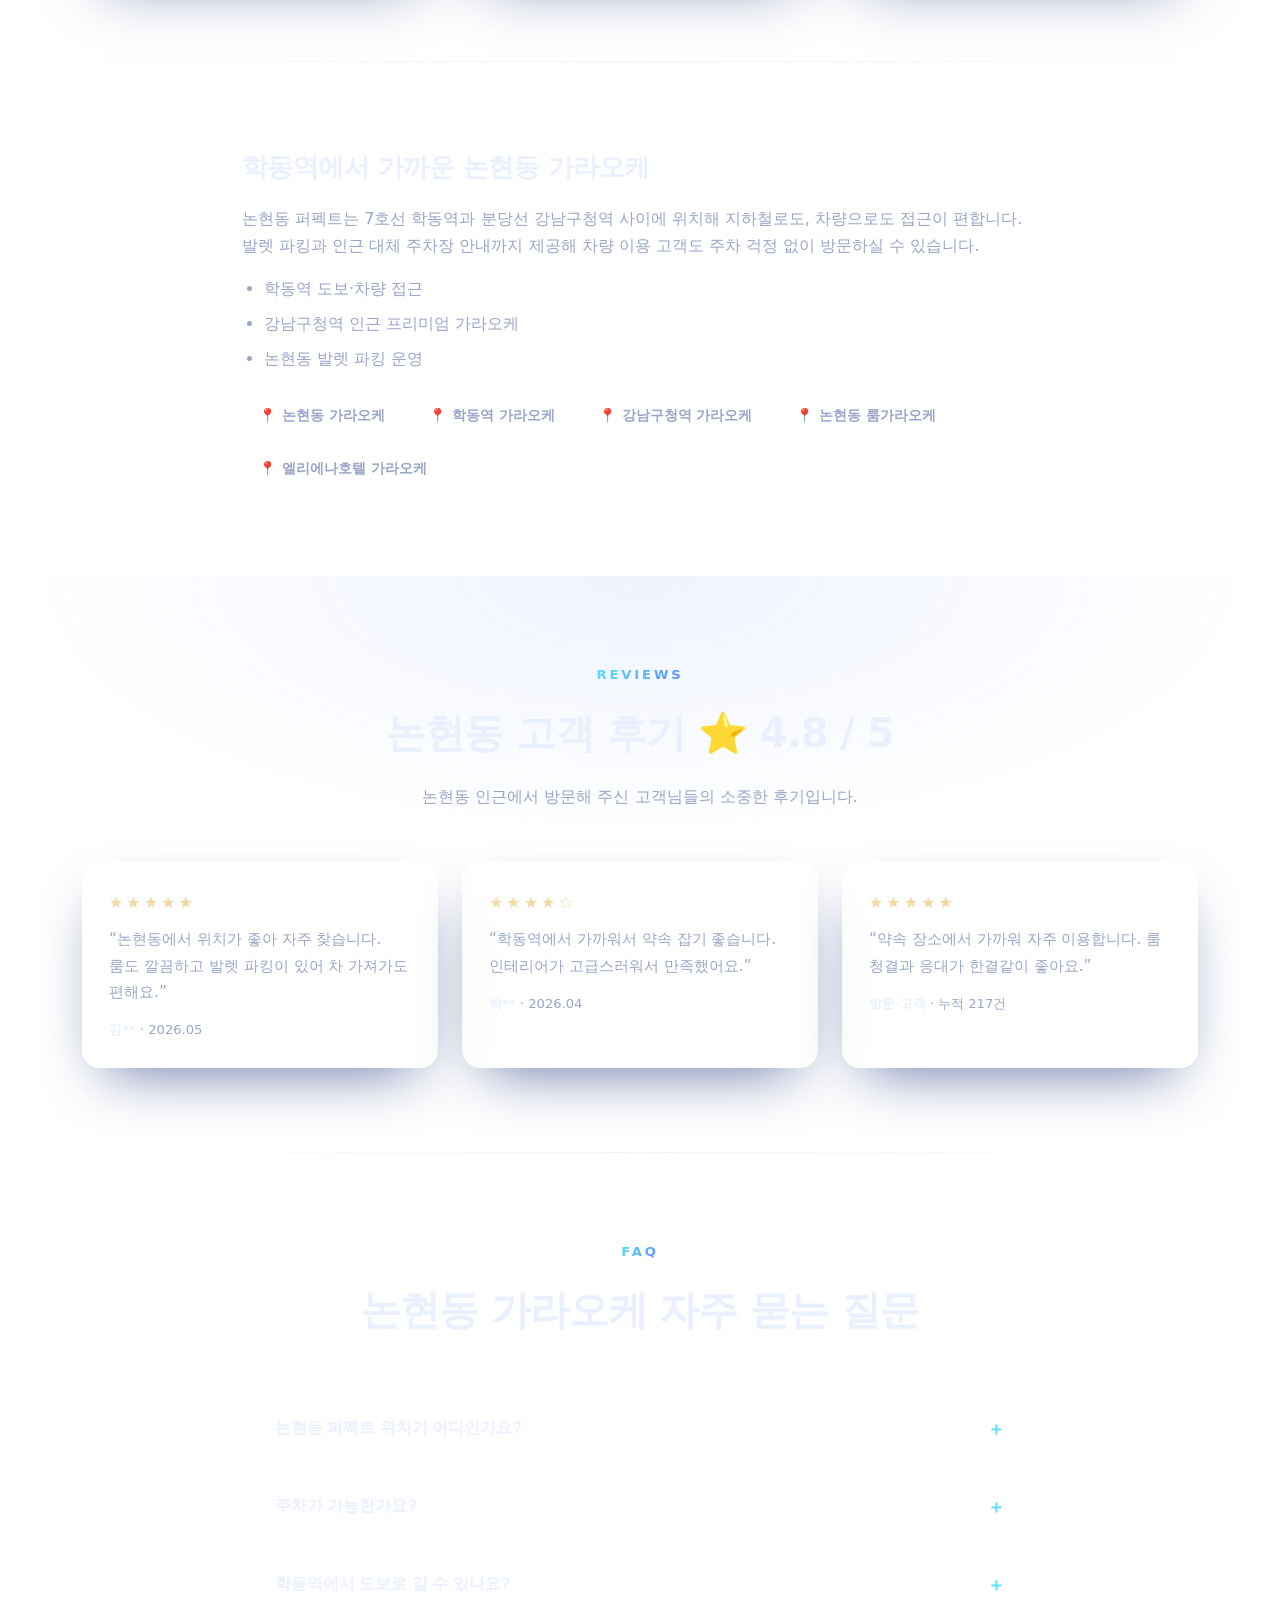
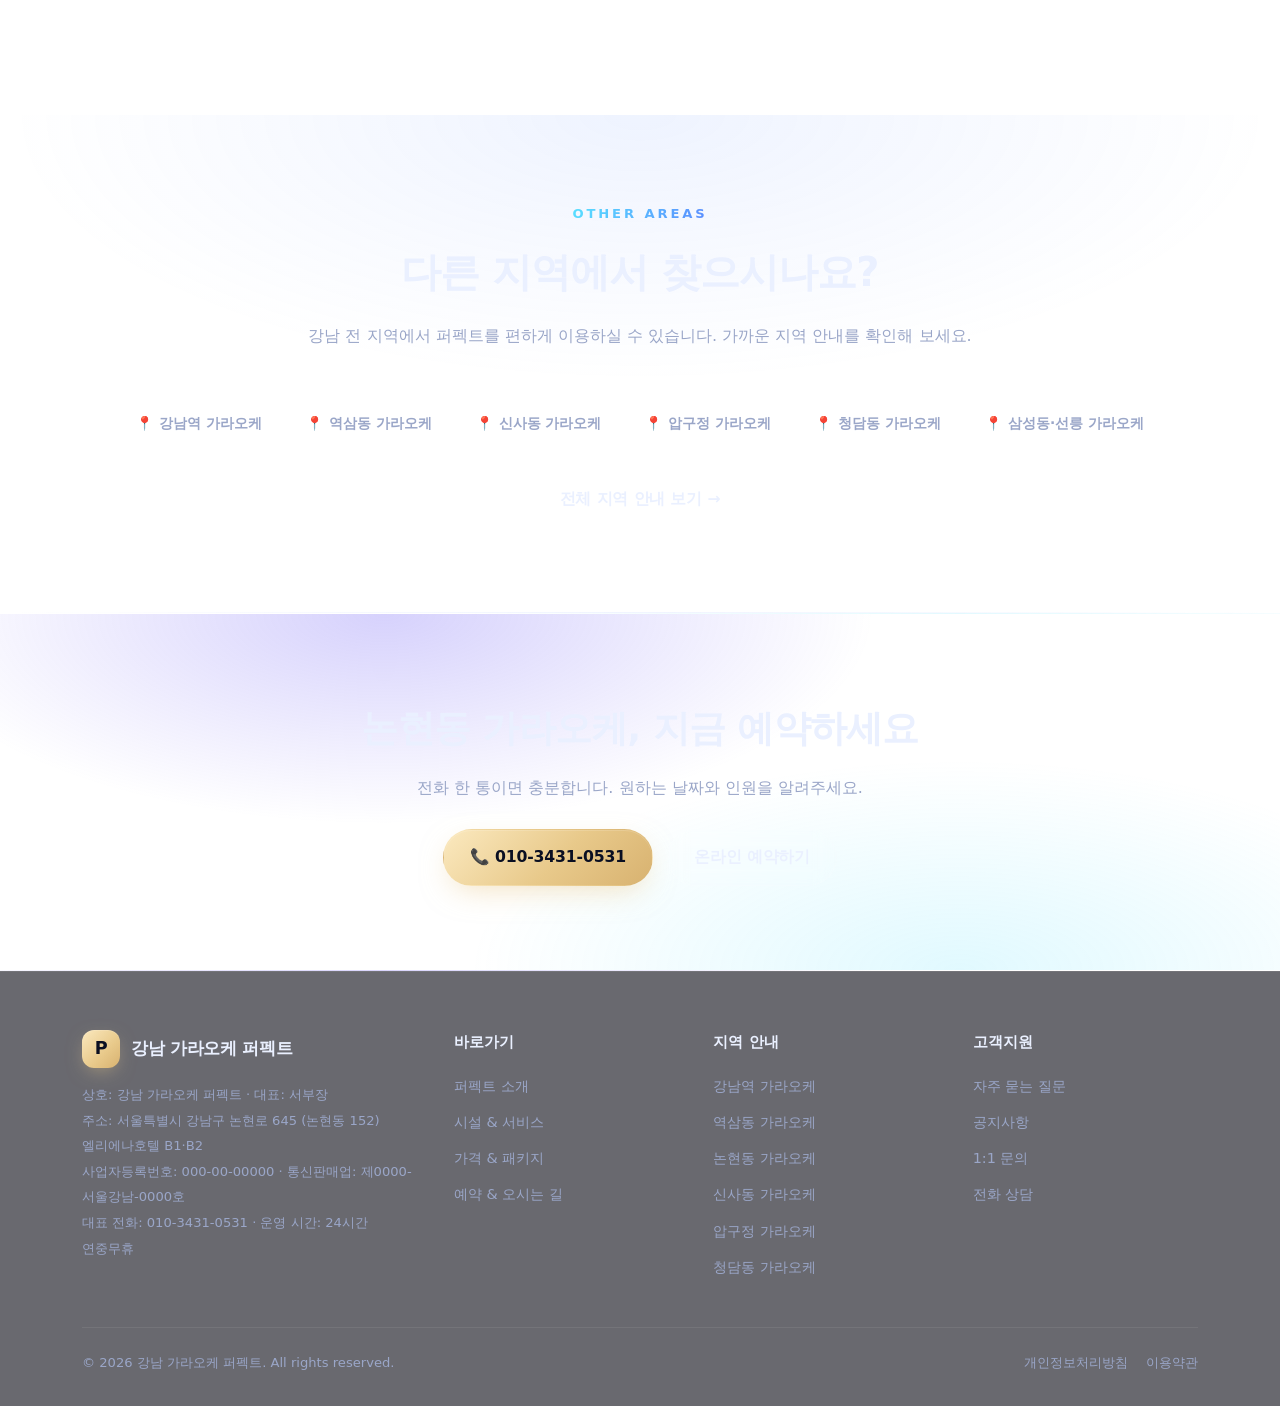
<file: area-nonhyeon.html>
<!DOCTYPE html>
<html lang="ko">
<head>
  <meta charset="UTF-8" />
  <meta name="viewport" content="width=device-width, initial-scale=1.0" />
  <meta name="theme-color" content="#05060f" />
  <link rel="icon" href="favicon.svg" type="image/svg+xml" />
  <link rel="icon" href="favicon.ico" sizes="any" />
  <link rel="apple-touch-icon" href="apple-touch-icon.png" />
  <title>논현동 가라오케 추천 ㅣ 강남 가라오케 퍼펙트 ㅣ 서부장 24시 010-3431-0531</title>
  <meta name="description" content="논현동 가라오케는 강남 논현동 프리미엄 가라오케 퍼펙트. 논현동 엘리에나호텔에 위치한 본점 — 학동역에서 가까운 강남 프리미엄 가라오케 VIP룸·이벤트 패키지·24시 예약, 전화 010-3431-0531." />
  <meta name="keywords" content="논현동 가라오케, 논현동 가라오케, 학동역 가라오케, 강남구청역 가라오케, 논현동 룸가라오케, 엘리에나호텔 가라오케, 강남 가라오케, 퍼펙트" />
  <link rel="canonical" href="https://perfectbest365.com/area-nonhyeon.html" />
  <meta name="robots" content="index, follow, max-image-preview:large, max-snippet:-1" />
  <meta name="author" content="강남 가라오케 퍼펙트 운영팀" />
  <meta property="og:type" content="business.business" />
  <meta property="og:site_name" content="강남 가라오케 퍼펙트" />
  <meta property="og:title" content="논현동 가라오케 ㅣ 강남 가라오케 퍼펙트" />
  <meta property="og:description" content="논현동 엘리에나호텔에 위치한 본점 — 학동역에서 가까운 강남 프리미엄 가라오케" />
  <meta property="og:url" content="https://perfectbest365.com/area-nonhyeon.html" />
  <meta property="og:image" content="https://perfectbest365.com/images/og.jpg" />
  <meta property="og:locale" content="ko_KR" />
  <meta name="twitter:card" content="summary_large_image" />
  <meta name="twitter:image" content="https://perfectbest365.com/images/og.jpg" />
  <link rel="preconnect" href="https://maps.google.com" />
  <link rel="stylesheet" href="css/style.css" />
  <link rel="alternate" type="application/rss+xml" title="강남 가라오케 퍼펙트 RSS" href="https://perfectbest365.com/rss.xml" />
  <script type="application/ld+json">
  {
    "@context": "https://schema.org",
    "@type": "BreadcrumbList",
    "itemListElement": [
      {
        "@type": "ListItem",
        "position": 1,
        "name": "홈",
        "item": "https://perfectbest365.com/"
      },
      {
        "@type": "ListItem",
        "position": 2,
        "name": "지역 안내",
        "item": "https://perfectbest365.com/areas.html"
      },
      {
        "@type": "ListItem",
        "position": 3,
        "name": "논현동 가라오케",
        "item": "https://perfectbest365.com/area-nonhyeon.html"
      }
    ]
  }
  </script>
  <script type="application/ld+json">
  {
    "@context": "https://schema.org",
    "@type": "BarOrPub",
    "@id": "https://perfectbest365.com/#business",
    "name": "강남 가라오케 퍼펙트",
    "alternateName": "논현동 가라오케 퍼펙트",
    "description": "논현동에서 가까운 강남 논현동 프리미엄 가라오케. 깔끔한 프라이빗 룸과 다양한 주류, 친절한 서비스를 제공합니다.",
    "url": "https://perfectbest365.com/area-nonhyeon.html",
    "telephone": "+82-10-3431-0531",
    "image": "https://perfectbest365.com/images/og.jpg",
    "logo": "https://perfectbest365.com/apple-touch-icon.png",
    "priceRange": "₩₩₩",
    "currenciesAccepted": "KRW",
    "paymentAccepted": "현금, 신용카드",
    "smokingAllowed": false,
    "areaServed": [
      "논현동",
      "학동역",
      "강남구청역",
      "강남구"
    ],
    "address": {
      "@type": "PostalAddress",
      "streetAddress": "논현로 645 엘리에나호텔 B1, B2",
      "addressLocality": "강남구",
      "addressRegion": "서울특별시",
      "postalCode": "06105",
      "addressCountry": "KR"
    },
    "geo": {
      "@type": "GeoCoordinates",
      "latitude": 37.517,
      "longitude": 127.0381
    },
    "hasMap": "https://maps.google.com/?q=서울+강남구+논현로+645",
    "openingHoursSpecification": {
      "@type": "OpeningHoursSpecification",
      "dayOfWeek": [
        "Monday",
        "Tuesday",
        "Wednesday",
        "Thursday",
        "Friday",
        "Saturday",
        "Sunday"
      ],
      "opens": "00:00",
      "closes": "23:59"
    },
    "aggregateRating": {
      "@type": "AggregateRating",
      "ratingValue": "4.8",
      "reviewCount": "217",
      "bestRating": "5",
      "worstRating": "1"
    },
    "review": [
      {
        "@type": "Review",
        "author": {
          "@type": "Person",
          "name": "김**"
        },
        "datePublished": "2026-05-01",
        "reviewRating": {
          "@type": "Rating",
          "ratingValue": "5",
          "bestRating": "5"
        },
        "reviewBody": "논현동에서 위치가 좋아 자주 찾습니다. 룸도 깔끔하고 발렛 파킹이 있어 차 가져가도 편해요."
      },
      {
        "@type": "Review",
        "author": {
          "@type": "Person",
          "name": "박**"
        },
        "datePublished": "2026-04-01",
        "reviewRating": {
          "@type": "Rating",
          "ratingValue": "4",
          "bestRating": "5"
        },
        "reviewBody": "학동역에서 가까워서 약속 잡기 좋습니다. 인테리어가 고급스러워서 만족했어요."
      }
    ]
  }
  </script>
  <script type="application/ld+json">
  {
    "@context": "https://schema.org",
    "@type": "FAQPage",
    "mainEntity": [
      {
        "@type": "Question",
        "name": "논현동 퍼펙트 위치가 어디인가요?",
        "acceptedAnswer": {
          "@type": "Answer",
          "text": "서울특별시 강남구 논현로 645 엘리에나호텔 B1·B2(논현동 152)입니다. 7호선 학동역, 분당선 강남구청역에서 가깝습니다."
        }
      },
      {
        "@type": "Question",
        "name": "주차가 가능한가요?",
        "acceptedAnswer": {
          "@type": "Answer",
          "text": "엘리에나호텔 주차장과 발렛 파킹 서비스를 운영합니다. 차량 이용 시 예약 단계에서 미리 말씀해 주시면 안내해 드립니다."
        }
      },
      {
        "@type": "Question",
        "name": "학동역에서 도보로 갈 수 있나요?",
        "acceptedAnswer": {
          "@type": "Answer",
          "text": "학동역에서 도보 또는 택시로 이동 가능합니다. 도착 후 안내가 필요하시면 전화 주시면 친절히 도와드립니다."
        }
      }
    ]
  }
  </script>
</head>
<body>

  <header class="site-header">
    <div class="container nav">
      <a class="brand" href="index.html">
        <span class="logo-mark">P</span>
        <span>강남 가라오케 퍼펙트<small>GANGNAM KARAOKE PERFECT</small></span>
      </a>
      <nav aria-label="주 메뉴">
        <ul class="nav-menu">
          <li class=""><a href="index.html">홈</a></li>
          <li class="has-sub">
            <a href="about.html">소개 ▾</a>
            <ul class="submenu">
              <li><a href="about.html">퍼펙트 소개</a></li>
              <li><a href="about.html#vision">비전 &amp; 미션</a></li>
              <li><a href="about.html#history">연혁 &amp; 수상</a></li>
            </ul>
          </li>
          <li class="has-sub">
            <a href="facilities.html">시설 &amp; 서비스 ▾</a>
            <ul class="submenu">
              <li><a href="facilities.html#rooms">객실 타입</a></li>
              <li><a href="facilities.html#sound">인테리어 &amp; 분위기</a></li>
              <li><a href="facilities.html#drinks">주류 &amp; 안주</a></li>
              <li><a href="facilities.html#extra">부가 서비스</a></li>
            </ul>
          </li>
          <li class="has-sub">
            <a href="pricing.html">가격 &amp; 패키지 ▾</a>
            <ul class="submenu">
              <li><a href="pricing.html#hourly">시간별 요금</a></li>
              <li><a href="pricing.html#packages">이벤트 패키지</a></li>
              <li><a href="pricing.html#group">단체 &amp; 비즈니스</a></li>
            </ul>
          </li>
          <li class="has-sub">
            <a href="reservation.html">예약 &amp; 오시는 길 ▾</a>
            <ul class="submenu">
              <li><a href="reservation.html#book">예약하기</a></li>
              <li><a href="reservation.html#location">위치 &amp; 교통</a></li>
              <li><a href="reservation.html#parking">주차 정보</a></li>
            </ul>
          </li>
          <li class="has-sub current">
            <a href="areas.html">지역 안내 ▾</a>
            <ul class="submenu">
              <li><a href="area-gangnam-station.html">강남역 가라오케</a></li>
              <li><a href="area-yeoksam.html">역삼동 가라오케</a></li>
              <li><a href="area-nonhyeon.html">논현동 가라오케</a></li>
              <li><a href="area-sinsa.html">신사동 가라오케</a></li>
              <li><a href="area-apgujeong.html">압구정 가라오케</a></li>
              <li><a href="area-cheongdam.html">청담동 가라오케</a></li>
              <li><a href="area-samseong.html">삼성동·선릉 가라오케</a></li>
            </ul>
          </li>
          <li class="has-sub">
            <a href="support.html">고객센터 ▾</a>
            <ul class="submenu">
              <li><a href="support.html#faq">자주 묻는 질문</a></li>
              <li><a href="support.html#notice">공지사항</a></li>
              <li><a href="support.html#contact">1:1 문의</a></li>
            </ul>
          </li>
        </ul>
      </nav>
      <div class="nav-cta">
        <span class="nav-phone">📞 010-3431-0531</span>
        <a class="btn btn-gold" href="reservation.html">예약하기</a>
        <button class="nav-toggle" aria-label="메뉴 열기" aria-expanded="false">☰</button>
      </div>
    </div>
  </header>

  <section class="page-hero">
    <div class="container">
      <div class="breadcrumb"><a href="index.html">홈</a> / <a href="areas.html">지역 안내</a> / 논현동 가라오케</div>
      <h1>논현동 가라오케</h1>
      <p>논현동 엘리에나호텔에 위치한 본점 — 학동역에서 가까운 강남 프리미엄 가라오케</p>
      <div class="rating-inline" aria-label="고객 평점 4.8 / 5">
        <span class="stars">★★★★★</span>
        <span class="score">4.8 / 5</span>
        <span class="count">· 누적 후기 217건</span>
      </div>
    </div>
  </section>

  <!-- 인트로 + 오시는 길 -->
  <section class="section">
    <div class="container prose">
      <p>퍼펙트가 자리한 곳이 바로 논현동입니다. 논현동 가라오케 퍼펙트는 엘리에나호텔 지하에 위치한 본점으로, 학동역·강남구청역에서 가까워 접근성이 뛰어납니다. 도심 한복판에서 온전히 우리만의 시간을 누릴 수 있는 프라이빗 라운지를 지향합니다.</p>
      <p>논현동 일대는 호텔, 편의점, 심야 식당이 가까워 모임 전후로 이용하기 편리합니다. 발렛 파킹을 운영해 차량 이용 고객도 편하게 방문하실 수 있습니다.</p>
      <h3>논현동에서 오시는 길</h3>
      <ul>
        <li><strong>지하철</strong> — 7호선 학동역, 분당선 강남구청역 인근. 하차 후 도보·택시 이용.</li>
        <li><strong>위치</strong> — 서울 강남구 논현로 645 엘리에나호텔 B1·B2 (논현동 152).</li>
        <li><strong>주차</strong> — 엘리에나호텔 주차장 및 발렛 파킹 운영(예약 시 안내).</li>
      </ul>
      <p class="muted">서울특별시 강남구 논현로 645 엘리에나호텔 B1·B2 · 전화 <a class="gold" href="tel:01034310531">010-3431-0531</a> · 24시간 연중무휴</p>
    </div>
  </section>

  <!-- 왜 퍼펙트인가 -->
  <section class="section alt">
    <div class="container">
      <div class="section-head">
        <span class="kicker">Why Perfect</span>
        <h2>논현동에서 퍼펙트를 찾는 이유</h2>
        <p>깔끔한 프라이빗 룸과 엄선된 주류, 그리고 세심한 서비스로 완성된 강남 논현동 프리미엄 가라오케.</p>
      </div>
      <div class="grid grid-3">
        <div class="card">
          <div class="ico">🛋️</div>
          <h3>깔끔한 프라이빗 룸</h3>
          <p>논현동 고객을 위해 깨끗하게 관리되는 프라이빗 룸에서 방해 없이 일행만의 시간을 즐기실 수 있습니다.</p>
        </div>
        <div class="card">
          <div class="ico">🥂</div>
          <h3>엄선된 주류 &amp; 안주</h3>
          <p>위스키·샴페인부터 정성스러운 안주까지, 논현동에서 찾는 취향과 예산에 맞춰 페어링을 제안해 드립니다.</p>
        </div>
        <div class="card">
          <div class="ico">🤵</div>
          <h3>전문 매니저 상주</h3>
          <p>세심한 응대와 빠른 룸서비스, 철저한 프라이버시 보호로 논현동 손님께 격이 다른 시간을 약속합니다.</p>
        </div>
      </div>
    </div>
  </section>

  <!-- 롱테일 주제 -->
  <section class="section">
    <div class="container prose">
      <h2>학동역에서 가까운 논현동 가라오케</h2>
      <p>논현동 퍼펙트는 7호선 학동역과 분당선 강남구청역 사이에 위치해 지하철로도, 차량으로도 접근이 편합니다. 발렛 파킹과 인근 대체 주차장 안내까지 제공해 차량 이용 고객도 주차 걱정 없이 방문하실 수 있습니다.</p>
      <ul>
        <li>학동역 도보·차량 접근</li>
        <li>강남구청역 인근 프리미엄 가라오케</li>
        <li>논현동 발렛 파킹 운영</li>
      </ul>
      <div class="chips" style="margin-top:22px;">
        <a class="chip" href="reservation.html"><span class="pin">📍</span>논현동 가라오케</a>
        <a class="chip" href="reservation.html"><span class="pin">📍</span>학동역 가라오케</a>
        <a class="chip" href="reservation.html"><span class="pin">📍</span>강남구청역 가라오케</a>
        <a class="chip" href="reservation.html"><span class="pin">📍</span>논현동 룸가라오케</a>
        <a class="chip" href="reservation.html"><span class="pin">📍</span>엘리에나호텔 가라오케</a>
      </div>
    </div>
  </section>

  <!-- 후기 -->
  <section class="section alt">
    <div class="container">
      <div class="section-head">
        <span class="kicker">Reviews</span>
        <h2>논현동 고객 후기 ⭐ 4.8 / 5</h2>
        <p>논현동 인근에서 방문해 주신 고객님들의 소중한 후기입니다.</p>
      </div>
      <div class="grid grid-3">
        <div class="review">
          <div class="stars">★★★★★</div>
          <p>“논현동에서 위치가 좋아 자주 찾습니다. 룸도 깔끔하고 발렛 파킹이 있어 차 가져가도 편해요.”</p>
          <div class="who"><strong>김**</strong> · 2026.05</div>
        </div>
        <div class="review">
          <div class="stars">★★★★☆</div>
          <p>“학동역에서 가까워서 약속 잡기 좋습니다. 인테리어가 고급스러워서 만족했어요.”</p>
          <div class="who"><strong>박**</strong> · 2026.04</div>
        </div>
        <div class="review">
          <div class="stars">★★★★★</div>
          <p>“약속 장소에서 가까워 자주 이용합니다. 룸 청결과 응대가 한결같이 좋아요.”</p>
          <div class="who"><strong>방문 고객</strong> · 누적 217건</div>
        </div>
      </div>
    </div>
  </section>

  <!-- FAQ -->
  <section class="section">
    <div class="container" style="max-width:820px;">
      <div class="section-head"><span class="kicker">FAQ</span><h2>논현동 가라오케 자주 묻는 질문</h2></div>
        <div class="faq-item">
          <button class="faq-q" aria-expanded="false">논현동 퍼펙트 위치가 어디인가요?<span class="mark">＋</span></button>
          <div class="faq-a"><div class="faq-a-inner">서울특별시 강남구 논현로 645 엘리에나호텔 B1·B2(논현동 152)입니다. 7호선 학동역, 분당선 강남구청역에서 가깝습니다.</div></div>
        </div>
        <div class="faq-item">
          <button class="faq-q" aria-expanded="false">주차가 가능한가요?<span class="mark">＋</span></button>
          <div class="faq-a"><div class="faq-a-inner">엘리에나호텔 주차장과 발렛 파킹 서비스를 운영합니다. 차량 이용 시 예약 단계에서 미리 말씀해 주시면 안내해 드립니다.</div></div>
        </div>
        <div class="faq-item">
          <button class="faq-q" aria-expanded="false">학동역에서 도보로 갈 수 있나요?<span class="mark">＋</span></button>
          <div class="faq-a"><div class="faq-a-inner">학동역에서 도보 또는 택시로 이동 가능합니다. 도착 후 안내가 필요하시면 전화 주시면 친절히 도와드립니다.</div></div>
        </div>
    </div>
  </section>

  <!-- 다른 지역 (크로스 내부링크) -->
  <section class="section alt">
    <div class="container">
      <div class="section-head">
        <span class="kicker">Other Areas</span>
        <h2>다른 지역에서 찾으시나요?</h2>
        <p>강남 전 지역에서 퍼펙트를 편하게 이용하실 수 있습니다. 가까운 지역 안내를 확인해 보세요.</p>
      </div>
      <div class="related-areas" style="justify-content:center;">
        <a class="chip" href="area-gangnam-station.html"><span class="pin">📍</span>강남역 가라오케</a>
        <a class="chip" href="area-yeoksam.html"><span class="pin">📍</span>역삼동 가라오케</a>
        <a class="chip" href="area-sinsa.html"><span class="pin">📍</span>신사동 가라오케</a>
        <a class="chip" href="area-apgujeong.html"><span class="pin">📍</span>압구정 가라오케</a>
        <a class="chip" href="area-cheongdam.html"><span class="pin">📍</span>청담동 가라오케</a>
        <a class="chip" href="area-samseong.html"><span class="pin">📍</span>삼성동·선릉 가라오케</a>
      </div>
      <div style="text-align:center; margin-top:26px;">
        <a class="btn btn-line" href="areas.html">전체 지역 안내 보기 →</a>
      </div>
    </div>
  </section>

  <section class="cta-band">
    <div class="container">
      <h2>논현동 가라오케, 지금 예약하세요</h2>
      <p>전화 한 통이면 충분합니다. 원하는 날짜와 인원을 알려주세요.</p>
      <div class="hero-actions">
        <a class="btn btn-gold" href="tel:01034310531">📞 010-3431-0531</a>
        <a class="btn btn-line" href="reservation.html">온라인 예약하기</a>
      </div>
    </div>
  </section>

  <footer class="site-footer">
    <div class="container">
      <div class="footer-grid">
        <div>
          <div class="brand" style="margin-bottom:14px;">
            <span class="logo-mark">P</span><span>강남 가라오케 퍼펙트</span>
          </div>
          <p class="footer-biz">
            상호: 강남 가라오케 퍼펙트 · 대표: 서부장<br />
            주소: 서울특별시 강남구 논현로 645 (논현동 152) 엘리에나호텔 B1·B2<br />
            사업자등록번호: 000-00-00000 · 통신판매업: 제0000-서울강남-0000호<br />
            대표 전화: 010-3431-0531 · 운영 시간: 24시간 연중무휴
          </p>
        </div>
        <div>
          <h4>바로가기</h4>
          <ul>
            <li><a href="about.html">퍼펙트 소개</a></li>
            <li><a href="facilities.html">시설 &amp; 서비스</a></li>
            <li><a href="pricing.html">가격 &amp; 패키지</a></li>
            <li><a href="reservation.html">예약 &amp; 오시는 길</a></li>
          </ul>
        </div>
        <div>
          <h4>지역 안내</h4>
          <ul>
            <li><a href="area-gangnam-station.html">강남역 가라오케</a></li>
            <li><a href="area-yeoksam.html">역삼동 가라오케</a></li>
            <li><a href="area-nonhyeon.html">논현동 가라오케</a></li>
            <li><a href="area-sinsa.html">신사동 가라오케</a></li>
            <li><a href="area-apgujeong.html">압구정 가라오케</a></li>
            <li><a href="area-cheongdam.html">청담동 가라오케</a></li>
          </ul>
        </div>
        <div>
          <h4>고객지원</h4>
          <ul>
            <li><a href="support.html#faq">자주 묻는 질문</a></li>
            <li><a href="support.html#notice">공지사항</a></li>
            <li><a href="support.html#contact">1:1 문의</a></li>
            <li><a href="tel:01034310531">전화 상담</a></li>
          </ul>
        </div>
      </div>
      <div class="footer-bottom">
        <span>&copy; <span id="year">2026</span> 강남 가라오케 퍼펙트. All rights reserved.</span>
        <span class="links">
          <a href="support.html#privacy">개인정보처리방침</a>
          <a href="support.html#terms">이용약관</a>
        </span>
      </div>
    </div>
  </footer>

  <a class="fab-call" href="tel:01034310531">📞 전화예약</a>
  <script src="js/main.js"></script>
</body>
</html>
</file>
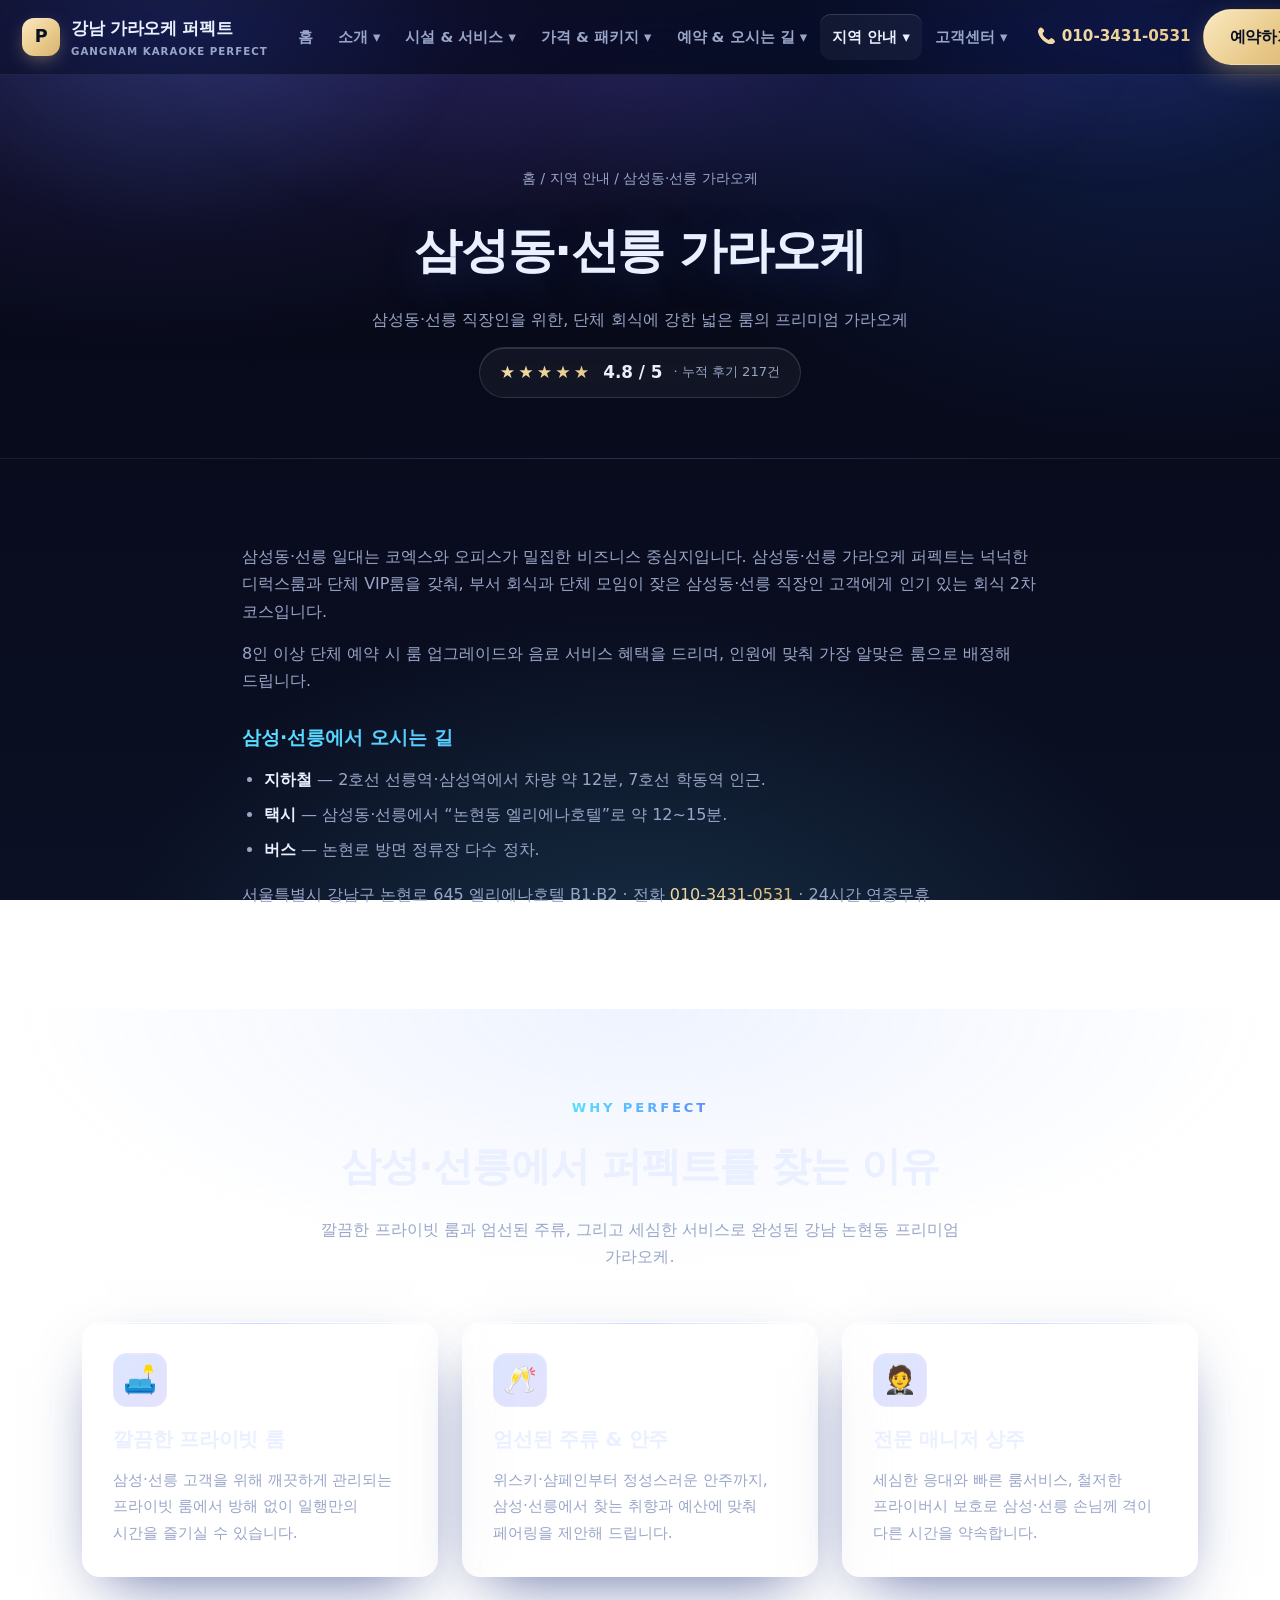
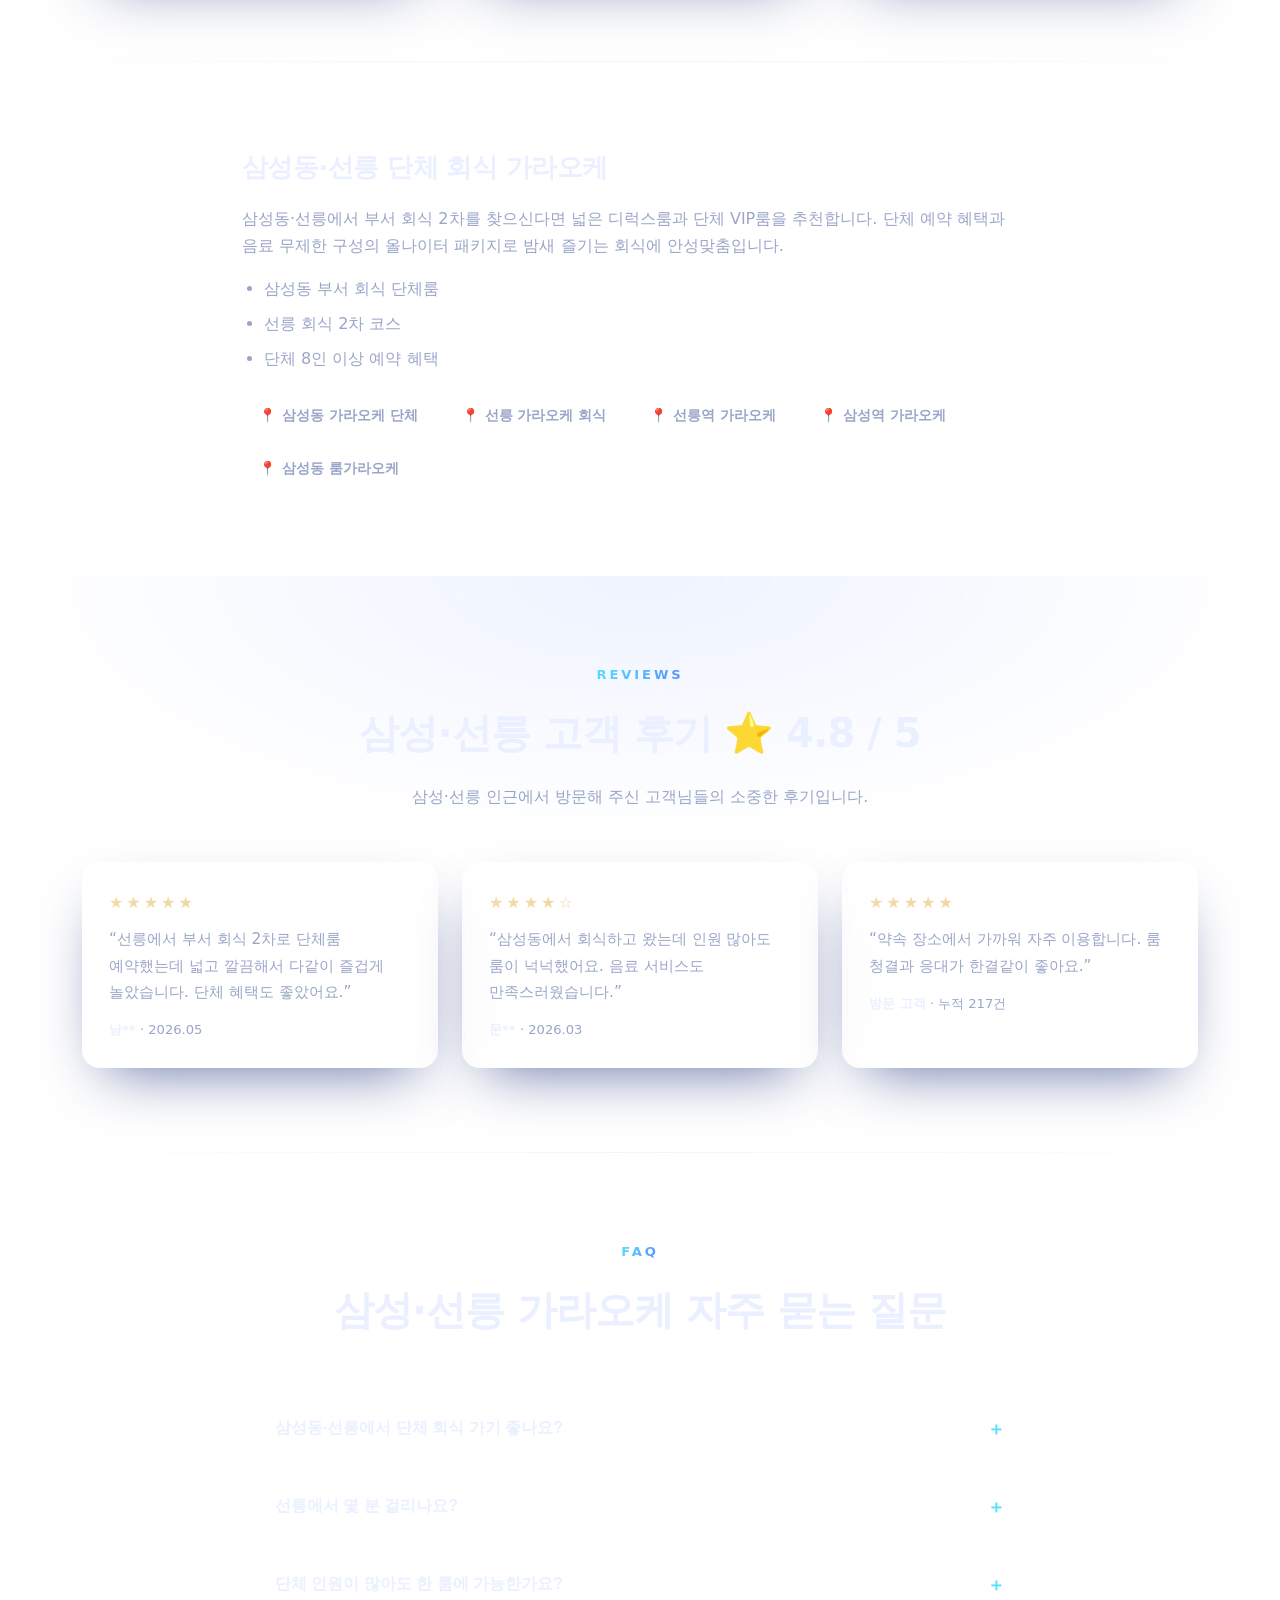
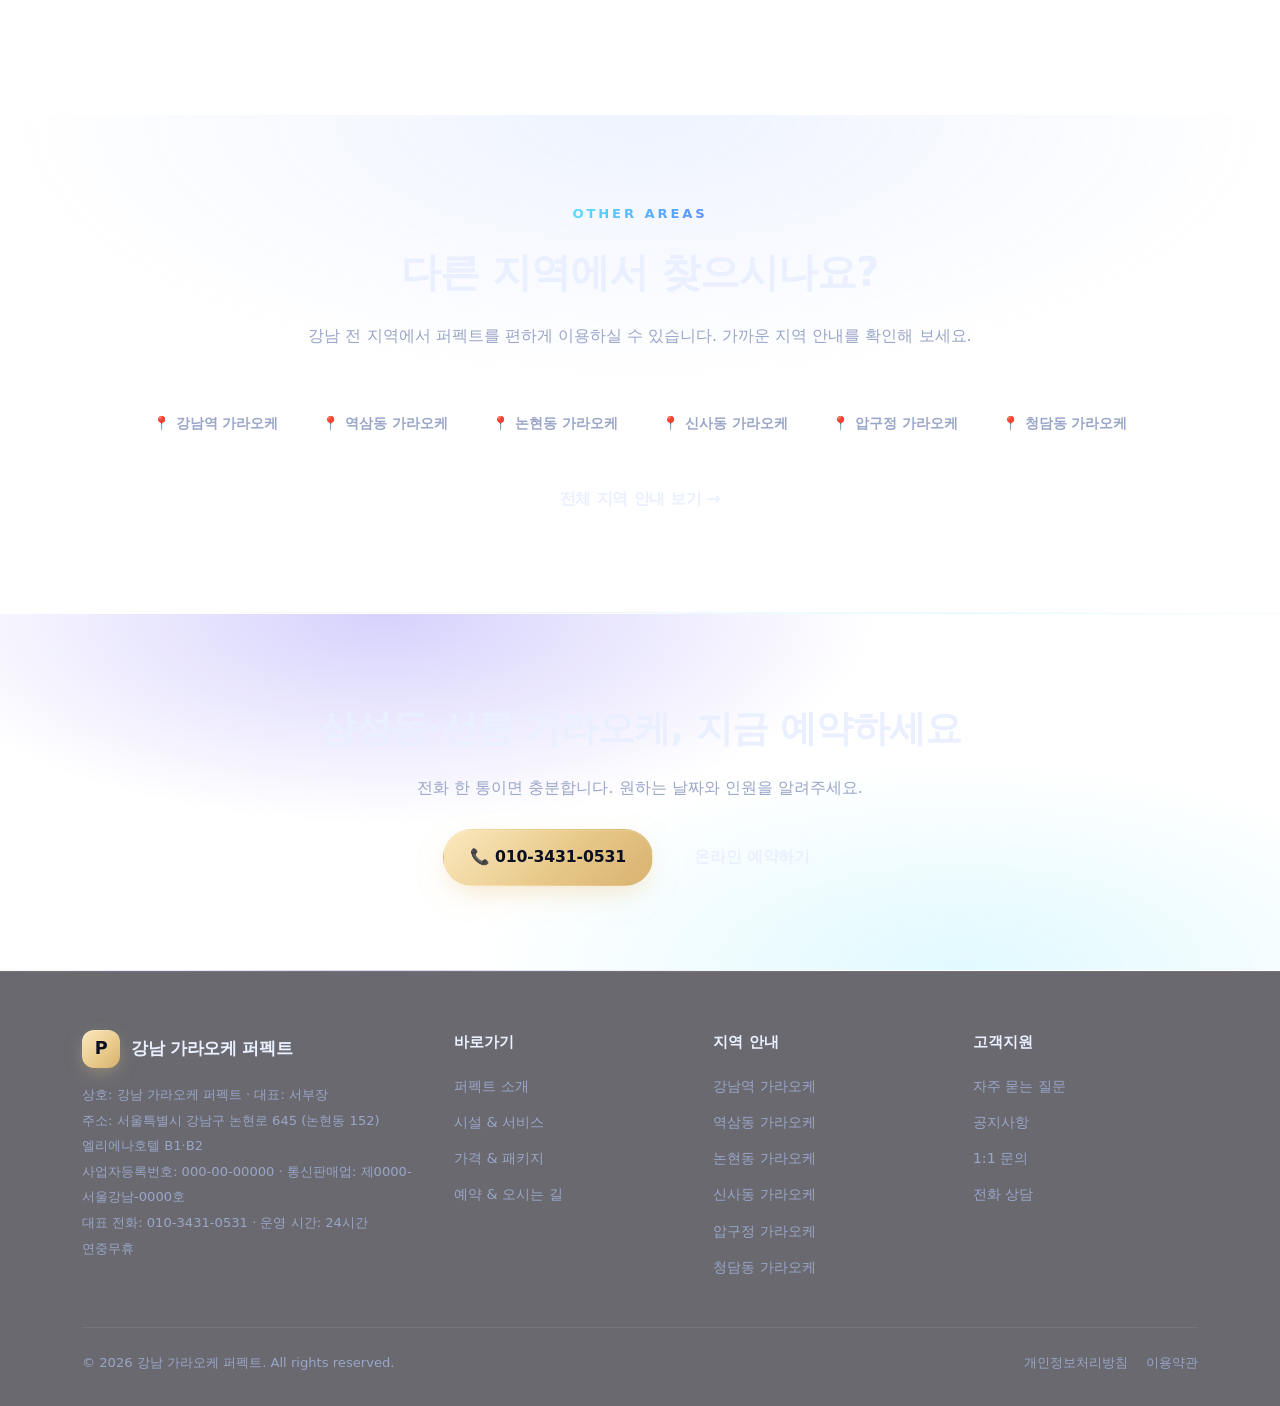
<file: area-samseong.html>
<!DOCTYPE html>
<html lang="ko">
<head>
  <meta charset="UTF-8" />
  <meta name="viewport" content="width=device-width, initial-scale=1.0" />
  <meta name="theme-color" content="#05060f" />
  <link rel="icon" href="favicon.svg" type="image/svg+xml" />
  <link rel="icon" href="favicon.ico" sizes="any" />
  <link rel="apple-touch-icon" href="apple-touch-icon.png" />
  <title>삼성동·선릉 가라오케 추천 ㅣ 강남 가라오케 퍼펙트 ㅣ 서부장 24시 010-3431-0531</title>
  <meta name="description" content="삼성동·선릉 가라오케는 강남 논현동 프리미엄 가라오케 퍼펙트. 삼성동·선릉 직장인을 위한, 단체 회식에 강한 넓은 룸의 프리미엄 가라오케 VIP룸·이벤트 패키지·24시 예약, 전화 010-3431-0531." />
  <meta name="keywords" content="삼성동·선릉 가라오케, 삼성동 가라오케 단체, 선릉 가라오케 회식, 선릉역 가라오케, 삼성역 가라오케, 삼성동 룸가라오케, 강남 가라오케, 퍼펙트" />
  <link rel="canonical" href="https://perfectbest365.com/area-samseong.html" />
  <meta name="robots" content="index, follow, max-image-preview:large, max-snippet:-1" />
  <meta name="author" content="강남 가라오케 퍼펙트 운영팀" />
  <meta property="og:type" content="business.business" />
  <meta property="og:site_name" content="강남 가라오케 퍼펙트" />
  <meta property="og:title" content="삼성동·선릉 가라오케 ㅣ 강남 가라오케 퍼펙트" />
  <meta property="og:description" content="삼성동·선릉 직장인을 위한, 단체 회식에 강한 넓은 룸의 프리미엄 가라오케" />
  <meta property="og:url" content="https://perfectbest365.com/area-samseong.html" />
  <meta property="og:image" content="https://perfectbest365.com/images/og.jpg" />
  <meta property="og:locale" content="ko_KR" />
  <meta name="twitter:card" content="summary_large_image" />
  <meta name="twitter:image" content="https://perfectbest365.com/images/og.jpg" />
  <link rel="preconnect" href="https://maps.google.com" />
  <link rel="stylesheet" href="css/style.css" />
  <link rel="alternate" type="application/rss+xml" title="강남 가라오케 퍼펙트 RSS" href="https://perfectbest365.com/rss.xml" />
  <script type="application/ld+json">
  {
    "@context": "https://schema.org",
    "@type": "BreadcrumbList",
    "itemListElement": [
      {
        "@type": "ListItem",
        "position": 1,
        "name": "홈",
        "item": "https://perfectbest365.com/"
      },
      {
        "@type": "ListItem",
        "position": 2,
        "name": "지역 안내",
        "item": "https://perfectbest365.com/areas.html"
      },
      {
        "@type": "ListItem",
        "position": 3,
        "name": "삼성동·선릉 가라오케",
        "item": "https://perfectbest365.com/area-samseong.html"
      }
    ]
  }
  </script>
  <script type="application/ld+json">
  {
    "@context": "https://schema.org",
    "@type": "BarOrPub",
    "@id": "https://perfectbest365.com/#business",
    "name": "강남 가라오케 퍼펙트",
    "alternateName": "삼성·선릉 가라오케 퍼펙트",
    "description": "삼성·선릉에서 가까운 강남 논현동 프리미엄 가라오케. 깔끔한 프라이빗 룸과 다양한 주류, 친절한 서비스를 제공합니다.",
    "url": "https://perfectbest365.com/area-samseong.html",
    "telephone": "+82-10-3431-0531",
    "image": "https://perfectbest365.com/images/og.jpg",
    "logo": "https://perfectbest365.com/apple-touch-icon.png",
    "priceRange": "₩₩₩",
    "currenciesAccepted": "KRW",
    "paymentAccepted": "현금, 신용카드",
    "smokingAllowed": false,
    "areaServed": [
      "삼성동",
      "선릉역",
      "삼성역",
      "강남구"
    ],
    "address": {
      "@type": "PostalAddress",
      "streetAddress": "논현로 645 엘리에나호텔 B1, B2",
      "addressLocality": "강남구",
      "addressRegion": "서울특별시",
      "postalCode": "06105",
      "addressCountry": "KR"
    },
    "geo": {
      "@type": "GeoCoordinates",
      "latitude": 37.517,
      "longitude": 127.0381
    },
    "hasMap": "https://maps.google.com/?q=서울+강남구+논현로+645",
    "openingHoursSpecification": {
      "@type": "OpeningHoursSpecification",
      "dayOfWeek": [
        "Monday",
        "Tuesday",
        "Wednesday",
        "Thursday",
        "Friday",
        "Saturday",
        "Sunday"
      ],
      "opens": "00:00",
      "closes": "23:59"
    },
    "aggregateRating": {
      "@type": "AggregateRating",
      "ratingValue": "4.8",
      "reviewCount": "217",
      "bestRating": "5",
      "worstRating": "1"
    },
    "review": [
      {
        "@type": "Review",
        "author": {
          "@type": "Person",
          "name": "남**"
        },
        "datePublished": "2026-05-01",
        "reviewRating": {
          "@type": "Rating",
          "ratingValue": "5",
          "bestRating": "5"
        },
        "reviewBody": "선릉에서 부서 회식 2차로 단체룸 예약했는데 넓고 깔끔해서 다같이 즐겁게 놀았습니다. 단체 혜택도 좋았어요."
      },
      {
        "@type": "Review",
        "author": {
          "@type": "Person",
          "name": "문**"
        },
        "datePublished": "2026-03-01",
        "reviewRating": {
          "@type": "Rating",
          "ratingValue": "4",
          "bestRating": "5"
        },
        "reviewBody": "삼성동에서 회식하고 왔는데 인원 많아도 룸이 넉넉했어요. 음료 서비스도 만족스러웠습니다."
      }
    ]
  }
  </script>
  <script type="application/ld+json">
  {
    "@context": "https://schema.org",
    "@type": "FAQPage",
    "mainEntity": [
      {
        "@type": "Question",
        "name": "삼성동·선릉에서 단체 회식 가기 좋나요?",
        "acceptedAnswer": {
          "@type": "Answer",
          "text": "넓은 디럭스룸과 단체 VIP룸을 갖춰 부서 회식·단체 모임에 적합합니다. 8인 이상은 룸 업그레이드와 음료 서비스 혜택을 드립니다."
        }
      },
      {
        "@type": "Question",
        "name": "선릉에서 몇 분 걸리나요?",
        "acceptedAnswer": {
          "@type": "Answer",
          "text": "선릉역·삼성역 기준 차량으로 약 12~15분 거리(논현동 엘리에나호텔)입니다."
        }
      },
      {
        "@type": "Question",
        "name": "단체 인원이 많아도 한 룸에 가능한가요?",
        "acceptedAnswer": {
          "@type": "Answer",
          "text": "10~15인까지 이용 가능한 VIP룸을 운영하며, 인원이 더 많을 경우 룸 구성을 함께 안내해 드립니다. 인원을 미리 알려주세요."
        }
      }
    ]
  }
  </script>
</head>
<body>

  <header class="site-header">
    <div class="container nav">
      <a class="brand" href="index.html">
        <span class="logo-mark">P</span>
        <span>강남 가라오케 퍼펙트<small>GANGNAM KARAOKE PERFECT</small></span>
      </a>
      <nav aria-label="주 메뉴">
        <ul class="nav-menu">
          <li class=""><a href="index.html">홈</a></li>
          <li class="has-sub">
            <a href="about.html">소개 ▾</a>
            <ul class="submenu">
              <li><a href="about.html">퍼펙트 소개</a></li>
              <li><a href="about.html#vision">비전 &amp; 미션</a></li>
              <li><a href="about.html#history">연혁 &amp; 수상</a></li>
            </ul>
          </li>
          <li class="has-sub">
            <a href="facilities.html">시설 &amp; 서비스 ▾</a>
            <ul class="submenu">
              <li><a href="facilities.html#rooms">객실 타입</a></li>
              <li><a href="facilities.html#sound">인테리어 &amp; 분위기</a></li>
              <li><a href="facilities.html#drinks">주류 &amp; 안주</a></li>
              <li><a href="facilities.html#extra">부가 서비스</a></li>
            </ul>
          </li>
          <li class="has-sub">
            <a href="pricing.html">가격 &amp; 패키지 ▾</a>
            <ul class="submenu">
              <li><a href="pricing.html#hourly">시간별 요금</a></li>
              <li><a href="pricing.html#packages">이벤트 패키지</a></li>
              <li><a href="pricing.html#group">단체 &amp; 비즈니스</a></li>
            </ul>
          </li>
          <li class="has-sub">
            <a href="reservation.html">예약 &amp; 오시는 길 ▾</a>
            <ul class="submenu">
              <li><a href="reservation.html#book">예약하기</a></li>
              <li><a href="reservation.html#location">위치 &amp; 교통</a></li>
              <li><a href="reservation.html#parking">주차 정보</a></li>
            </ul>
          </li>
          <li class="has-sub current">
            <a href="areas.html">지역 안내 ▾</a>
            <ul class="submenu">
              <li><a href="area-gangnam-station.html">강남역 가라오케</a></li>
              <li><a href="area-yeoksam.html">역삼동 가라오케</a></li>
              <li><a href="area-nonhyeon.html">논현동 가라오케</a></li>
              <li><a href="area-sinsa.html">신사동 가라오케</a></li>
              <li><a href="area-apgujeong.html">압구정 가라오케</a></li>
              <li><a href="area-cheongdam.html">청담동 가라오케</a></li>
              <li><a href="area-samseong.html">삼성동·선릉 가라오케</a></li>
            </ul>
          </li>
          <li class="has-sub">
            <a href="support.html">고객센터 ▾</a>
            <ul class="submenu">
              <li><a href="support.html#faq">자주 묻는 질문</a></li>
              <li><a href="support.html#notice">공지사항</a></li>
              <li><a href="support.html#contact">1:1 문의</a></li>
            </ul>
          </li>
        </ul>
      </nav>
      <div class="nav-cta">
        <span class="nav-phone">📞 010-3431-0531</span>
        <a class="btn btn-gold" href="reservation.html">예약하기</a>
        <button class="nav-toggle" aria-label="메뉴 열기" aria-expanded="false">☰</button>
      </div>
    </div>
  </header>

  <section class="page-hero">
    <div class="container">
      <div class="breadcrumb"><a href="index.html">홈</a> / <a href="areas.html">지역 안내</a> / 삼성동·선릉 가라오케</div>
      <h1>삼성동·선릉 가라오케</h1>
      <p>삼성동·선릉 직장인을 위한, 단체 회식에 강한 넓은 룸의 프리미엄 가라오케</p>
      <div class="rating-inline" aria-label="고객 평점 4.8 / 5">
        <span class="stars">★★★★★</span>
        <span class="score">4.8 / 5</span>
        <span class="count">· 누적 후기 217건</span>
      </div>
    </div>
  </section>

  <!-- 인트로 + 오시는 길 -->
  <section class="section">
    <div class="container prose">
      <p>삼성동·선릉 일대는 코엑스와 오피스가 밀집한 비즈니스 중심지입니다. 삼성동·선릉 가라오케 퍼펙트는 넉넉한 디럭스룸과 단체 VIP룸을 갖춰, 부서 회식과 단체 모임이 잦은 삼성동·선릉 직장인 고객에게 인기 있는 회식 2차 코스입니다.</p>
      <p>8인 이상 단체 예약 시 룸 업그레이드와 음료 서비스 혜택을 드리며, 인원에 맞춰 가장 알맞은 룸으로 배정해 드립니다.</p>
      <h3>삼성·선릉에서 오시는 길</h3>
      <ul>
        <li><strong>지하철</strong> — 2호선 선릉역·삼성역에서 차량 약 12분, 7호선 학동역 인근.</li>
        <li><strong>택시</strong> — 삼성동·선릉에서 “논현동 엘리에나호텔”로 약 12~15분.</li>
        <li><strong>버스</strong> — 논현로 방면 정류장 다수 정차.</li>
      </ul>
      <p class="muted">서울특별시 강남구 논현로 645 엘리에나호텔 B1·B2 · 전화 <a class="gold" href="tel:01034310531">010-3431-0531</a> · 24시간 연중무휴</p>
    </div>
  </section>

  <!-- 왜 퍼펙트인가 -->
  <section class="section alt">
    <div class="container">
      <div class="section-head">
        <span class="kicker">Why Perfect</span>
        <h2>삼성·선릉에서 퍼펙트를 찾는 이유</h2>
        <p>깔끔한 프라이빗 룸과 엄선된 주류, 그리고 세심한 서비스로 완성된 강남 논현동 프리미엄 가라오케.</p>
      </div>
      <div class="grid grid-3">
        <div class="card">
          <div class="ico">🛋️</div>
          <h3>깔끔한 프라이빗 룸</h3>
          <p>삼성·선릉 고객을 위해 깨끗하게 관리되는 프라이빗 룸에서 방해 없이 일행만의 시간을 즐기실 수 있습니다.</p>
        </div>
        <div class="card">
          <div class="ico">🥂</div>
          <h3>엄선된 주류 &amp; 안주</h3>
          <p>위스키·샴페인부터 정성스러운 안주까지, 삼성·선릉에서 찾는 취향과 예산에 맞춰 페어링을 제안해 드립니다.</p>
        </div>
        <div class="card">
          <div class="ico">🤵</div>
          <h3>전문 매니저 상주</h3>
          <p>세심한 응대와 빠른 룸서비스, 철저한 프라이버시 보호로 삼성·선릉 손님께 격이 다른 시간을 약속합니다.</p>
        </div>
      </div>
    </div>
  </section>

  <!-- 롱테일 주제 -->
  <section class="section">
    <div class="container prose">
      <h2>삼성동·선릉 단체 회식 가라오케</h2>
      <p>삼성동·선릉에서 부서 회식 2차를 찾으신다면 넓은 디럭스룸과 단체 VIP룸을 추천합니다. 단체 예약 혜택과 음료 무제한 구성의 올나이터 패키지로 밤새 즐기는 회식에 안성맞춤입니다.</p>
      <ul>
        <li>삼성동 부서 회식 단체룸</li>
        <li>선릉 회식 2차 코스</li>
        <li>단체 8인 이상 예약 혜택</li>
      </ul>
      <div class="chips" style="margin-top:22px;">
        <a class="chip" href="reservation.html"><span class="pin">📍</span>삼성동 가라오케 단체</a>
        <a class="chip" href="reservation.html"><span class="pin">📍</span>선릉 가라오케 회식</a>
        <a class="chip" href="reservation.html"><span class="pin">📍</span>선릉역 가라오케</a>
        <a class="chip" href="reservation.html"><span class="pin">📍</span>삼성역 가라오케</a>
        <a class="chip" href="reservation.html"><span class="pin">📍</span>삼성동 룸가라오케</a>
      </div>
    </div>
  </section>

  <!-- 후기 -->
  <section class="section alt">
    <div class="container">
      <div class="section-head">
        <span class="kicker">Reviews</span>
        <h2>삼성·선릉 고객 후기 ⭐ 4.8 / 5</h2>
        <p>삼성·선릉 인근에서 방문해 주신 고객님들의 소중한 후기입니다.</p>
      </div>
      <div class="grid grid-3">
        <div class="review">
          <div class="stars">★★★★★</div>
          <p>“선릉에서 부서 회식 2차로 단체룸 예약했는데 넓고 깔끔해서 다같이 즐겁게 놀았습니다. 단체 혜택도 좋았어요.”</p>
          <div class="who"><strong>남**</strong> · 2026.05</div>
        </div>
        <div class="review">
          <div class="stars">★★★★☆</div>
          <p>“삼성동에서 회식하고 왔는데 인원 많아도 룸이 넉넉했어요. 음료 서비스도 만족스러웠습니다.”</p>
          <div class="who"><strong>문**</strong> · 2026.03</div>
        </div>
        <div class="review">
          <div class="stars">★★★★★</div>
          <p>“약속 장소에서 가까워 자주 이용합니다. 룸 청결과 응대가 한결같이 좋아요.”</p>
          <div class="who"><strong>방문 고객</strong> · 누적 217건</div>
        </div>
      </div>
    </div>
  </section>

  <!-- FAQ -->
  <section class="section">
    <div class="container" style="max-width:820px;">
      <div class="section-head"><span class="kicker">FAQ</span><h2>삼성·선릉 가라오케 자주 묻는 질문</h2></div>
        <div class="faq-item">
          <button class="faq-q" aria-expanded="false">삼성동·선릉에서 단체 회식 가기 좋나요?<span class="mark">＋</span></button>
          <div class="faq-a"><div class="faq-a-inner">넓은 디럭스룸과 단체 VIP룸을 갖춰 부서 회식·단체 모임에 적합합니다. 8인 이상은 룸 업그레이드와 음료 서비스 혜택을 드립니다.</div></div>
        </div>
        <div class="faq-item">
          <button class="faq-q" aria-expanded="false">선릉에서 몇 분 걸리나요?<span class="mark">＋</span></button>
          <div class="faq-a"><div class="faq-a-inner">선릉역·삼성역 기준 차량으로 약 12~15분 거리(논현동 엘리에나호텔)입니다.</div></div>
        </div>
        <div class="faq-item">
          <button class="faq-q" aria-expanded="false">단체 인원이 많아도 한 룸에 가능한가요?<span class="mark">＋</span></button>
          <div class="faq-a"><div class="faq-a-inner">10~15인까지 이용 가능한 VIP룸을 운영하며, 인원이 더 많을 경우 룸 구성을 함께 안내해 드립니다. 인원을 미리 알려주세요.</div></div>
        </div>
    </div>
  </section>

  <!-- 다른 지역 (크로스 내부링크) -->
  <section class="section alt">
    <div class="container">
      <div class="section-head">
        <span class="kicker">Other Areas</span>
        <h2>다른 지역에서 찾으시나요?</h2>
        <p>강남 전 지역에서 퍼펙트를 편하게 이용하실 수 있습니다. 가까운 지역 안내를 확인해 보세요.</p>
      </div>
      <div class="related-areas" style="justify-content:center;">
        <a class="chip" href="area-gangnam-station.html"><span class="pin">📍</span>강남역 가라오케</a>
        <a class="chip" href="area-yeoksam.html"><span class="pin">📍</span>역삼동 가라오케</a>
        <a class="chip" href="area-nonhyeon.html"><span class="pin">📍</span>논현동 가라오케</a>
        <a class="chip" href="area-sinsa.html"><span class="pin">📍</span>신사동 가라오케</a>
        <a class="chip" href="area-apgujeong.html"><span class="pin">📍</span>압구정 가라오케</a>
        <a class="chip" href="area-cheongdam.html"><span class="pin">📍</span>청담동 가라오케</a>
      </div>
      <div style="text-align:center; margin-top:26px;">
        <a class="btn btn-line" href="areas.html">전체 지역 안내 보기 →</a>
      </div>
    </div>
  </section>

  <section class="cta-band">
    <div class="container">
      <h2>삼성동·선릉 가라오케, 지금 예약하세요</h2>
      <p>전화 한 통이면 충분합니다. 원하는 날짜와 인원을 알려주세요.</p>
      <div class="hero-actions">
        <a class="btn btn-gold" href="tel:01034310531">📞 010-3431-0531</a>
        <a class="btn btn-line" href="reservation.html">온라인 예약하기</a>
      </div>
    </div>
  </section>

  <footer class="site-footer">
    <div class="container">
      <div class="footer-grid">
        <div>
          <div class="brand" style="margin-bottom:14px;">
            <span class="logo-mark">P</span><span>강남 가라오케 퍼펙트</span>
          </div>
          <p class="footer-biz">
            상호: 강남 가라오케 퍼펙트 · 대표: 서부장<br />
            주소: 서울특별시 강남구 논현로 645 (논현동 152) 엘리에나호텔 B1·B2<br />
            사업자등록번호: 000-00-00000 · 통신판매업: 제0000-서울강남-0000호<br />
            대표 전화: 010-3431-0531 · 운영 시간: 24시간 연중무휴
          </p>
        </div>
        <div>
          <h4>바로가기</h4>
          <ul>
            <li><a href="about.html">퍼펙트 소개</a></li>
            <li><a href="facilities.html">시설 &amp; 서비스</a></li>
            <li><a href="pricing.html">가격 &amp; 패키지</a></li>
            <li><a href="reservation.html">예약 &amp; 오시는 길</a></li>
          </ul>
        </div>
        <div>
          <h4>지역 안내</h4>
          <ul>
            <li><a href="area-gangnam-station.html">강남역 가라오케</a></li>
            <li><a href="area-yeoksam.html">역삼동 가라오케</a></li>
            <li><a href="area-nonhyeon.html">논현동 가라오케</a></li>
            <li><a href="area-sinsa.html">신사동 가라오케</a></li>
            <li><a href="area-apgujeong.html">압구정 가라오케</a></li>
            <li><a href="area-cheongdam.html">청담동 가라오케</a></li>
          </ul>
        </div>
        <div>
          <h4>고객지원</h4>
          <ul>
            <li><a href="support.html#faq">자주 묻는 질문</a></li>
            <li><a href="support.html#notice">공지사항</a></li>
            <li><a href="support.html#contact">1:1 문의</a></li>
            <li><a href="tel:01034310531">전화 상담</a></li>
          </ul>
        </div>
      </div>
      <div class="footer-bottom">
        <span>&copy; <span id="year">2026</span> 강남 가라오케 퍼펙트. All rights reserved.</span>
        <span class="links">
          <a href="support.html#privacy">개인정보처리방침</a>
          <a href="support.html#terms">이용약관</a>
        </span>
      </div>
    </div>
  </footer>

  <a class="fab-call" href="tel:01034310531">📞 전화예약</a>
  <script src="js/main.js"></script>
</body>
</html>
</file>
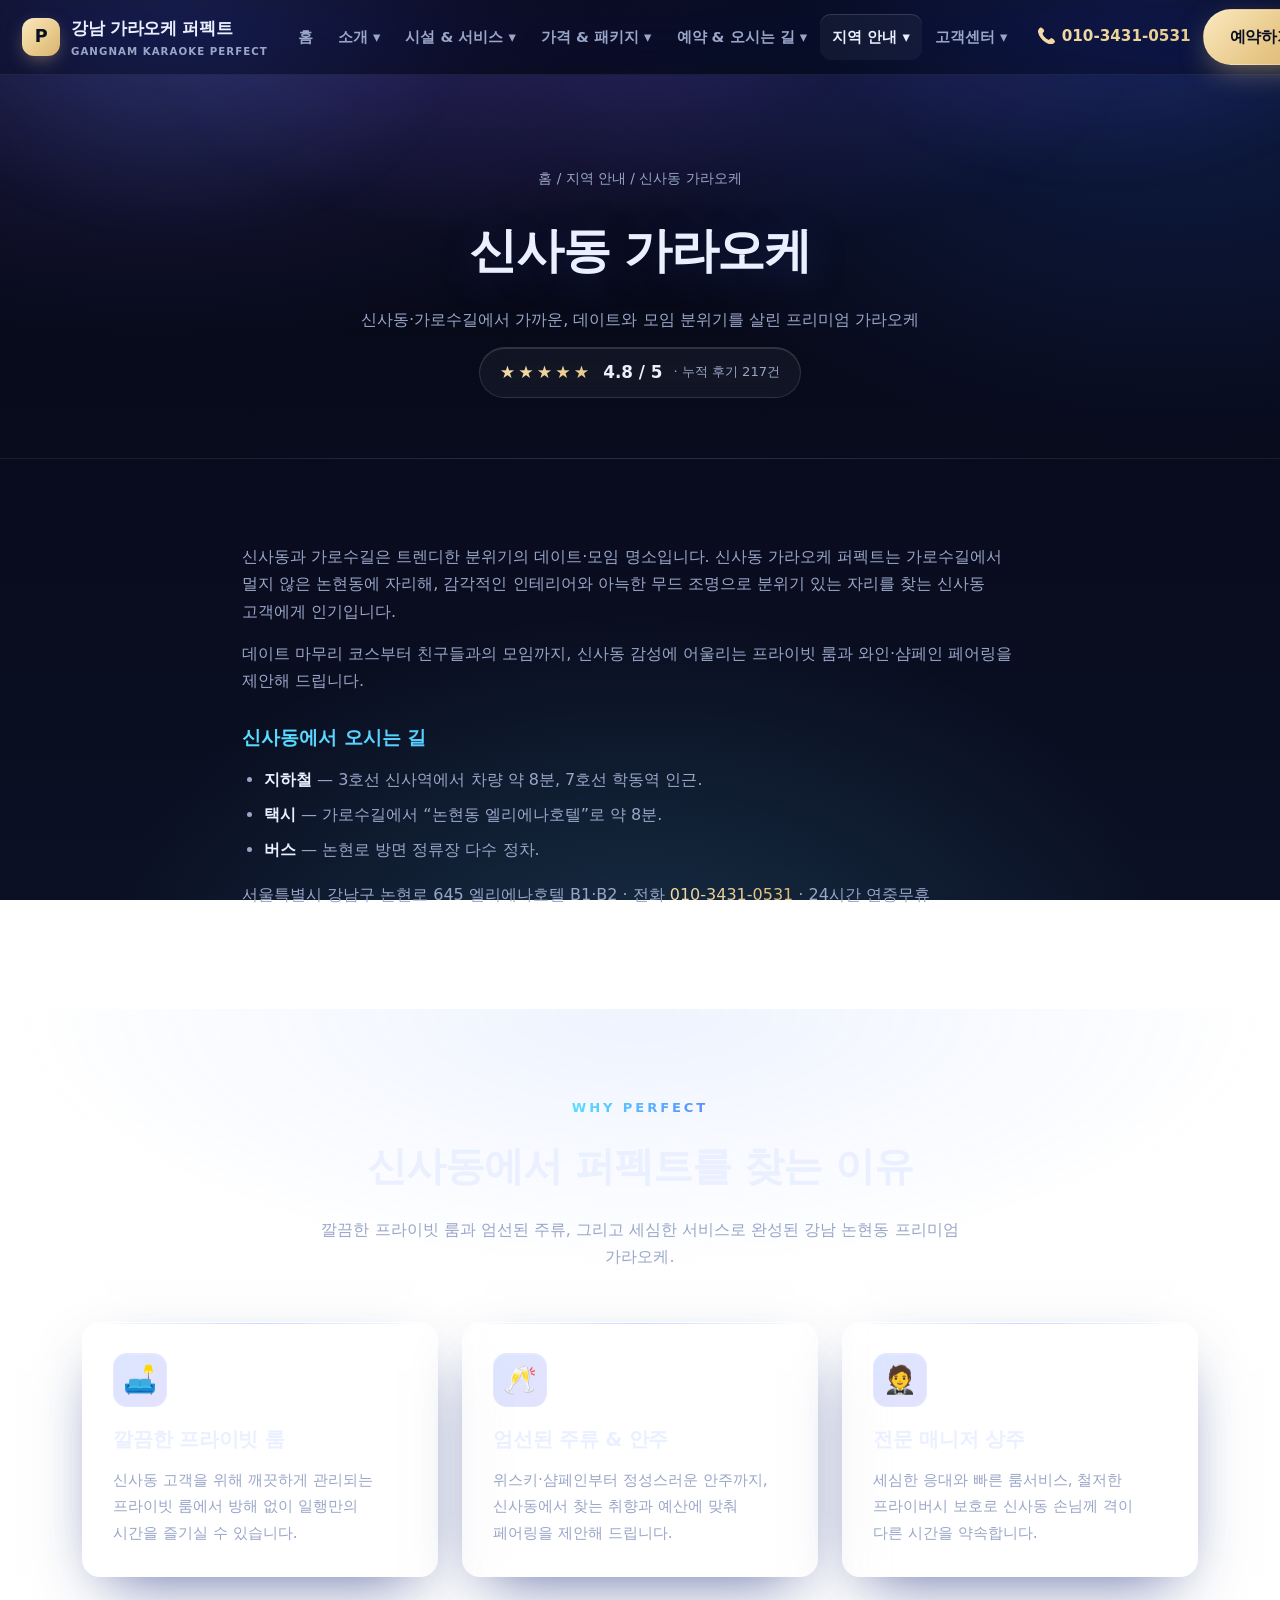
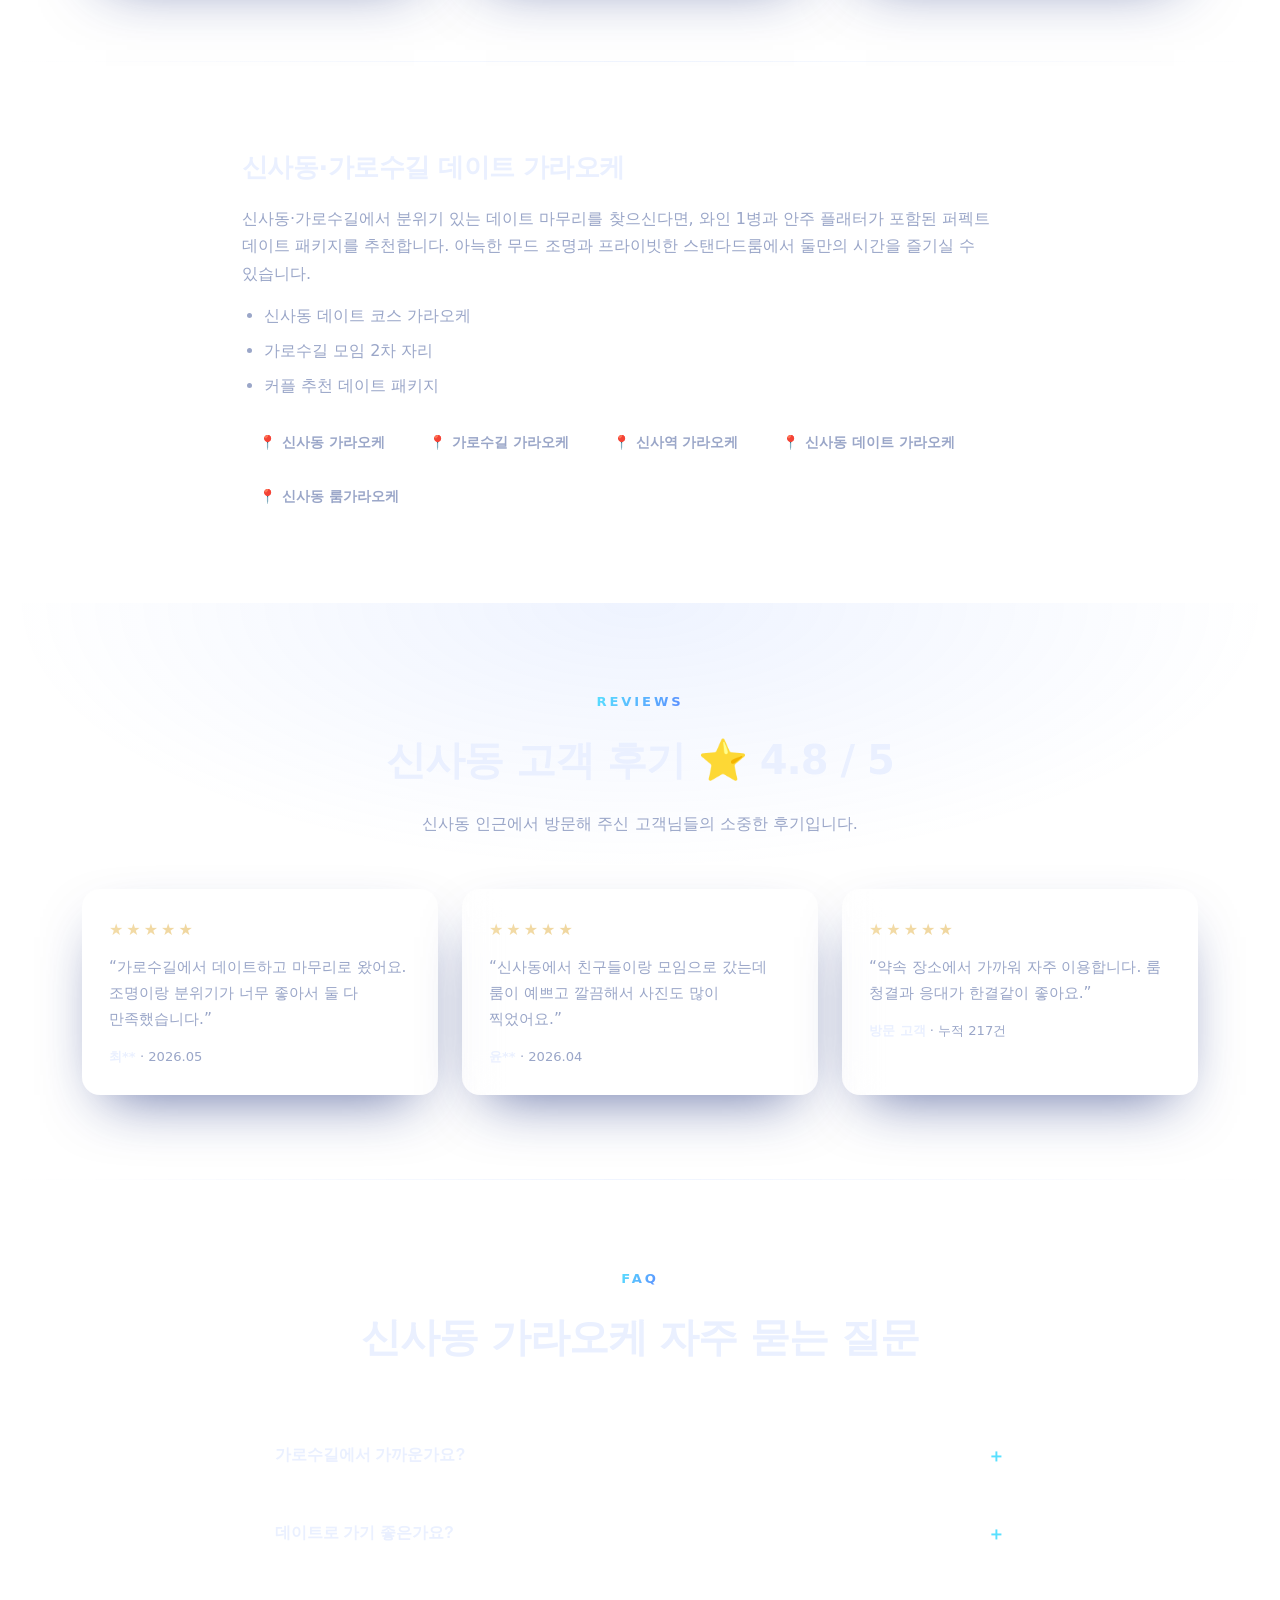
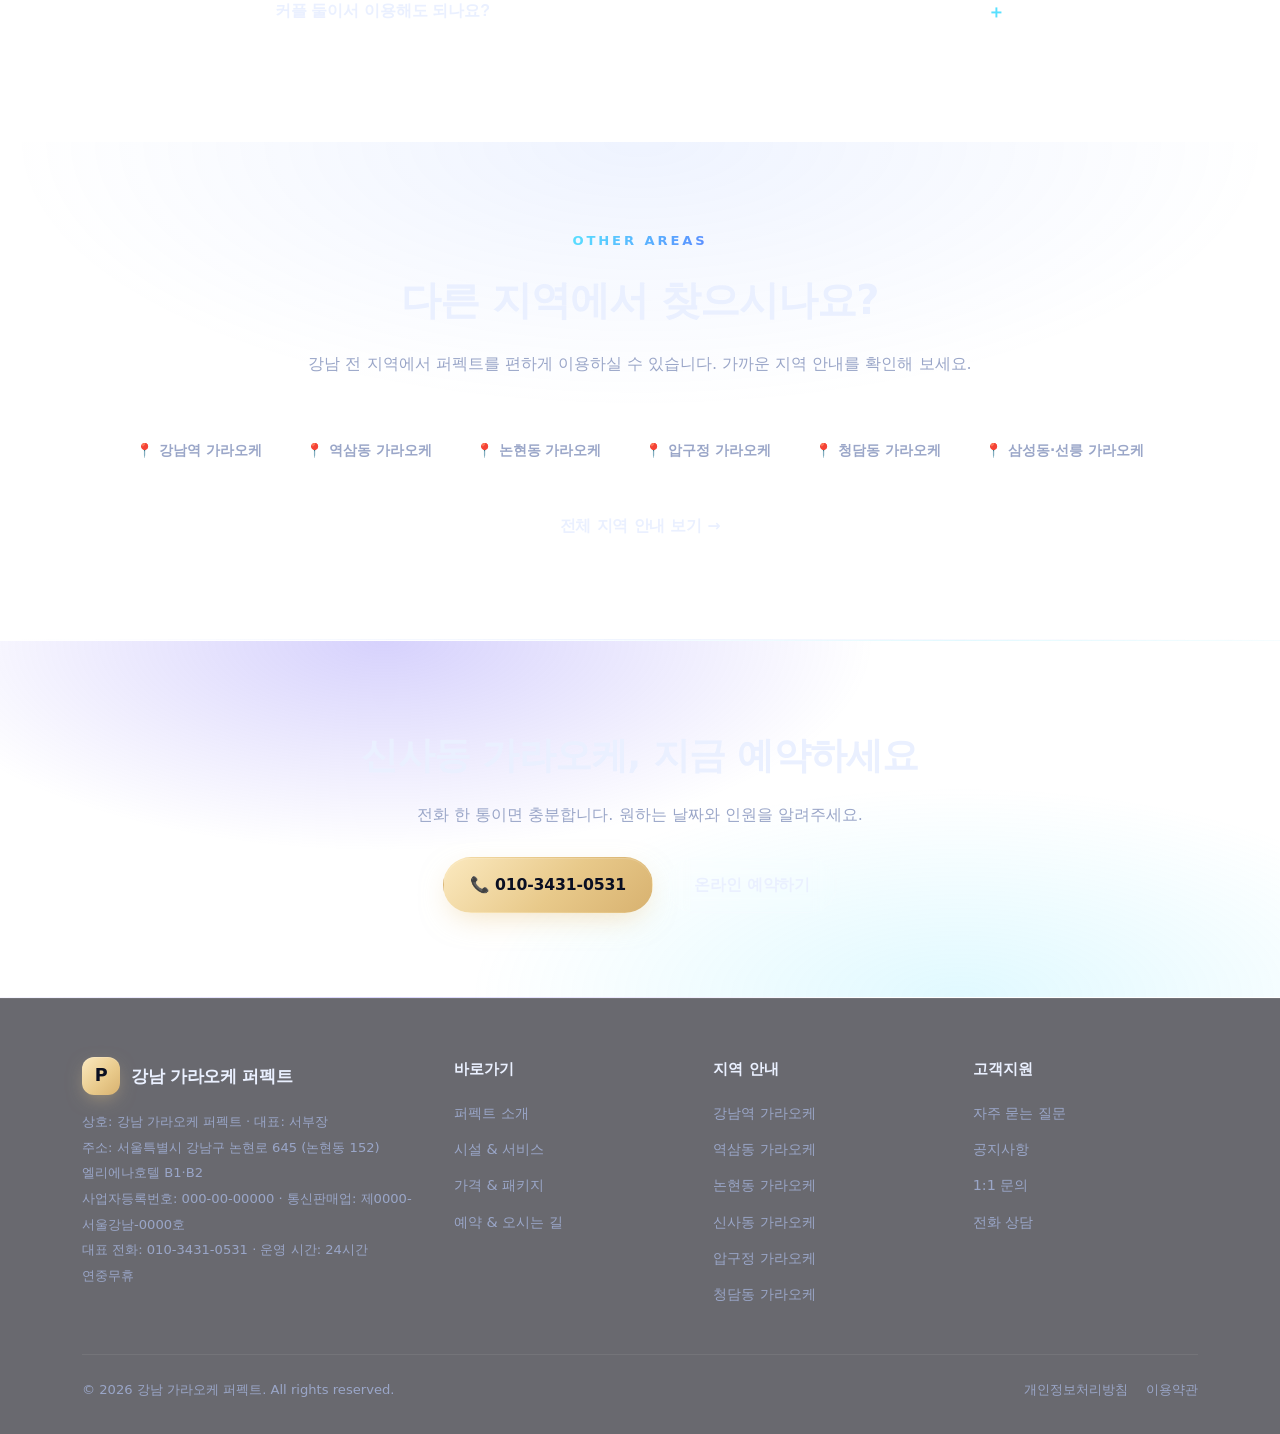
<file: area-sinsa.html>
<!DOCTYPE html>
<html lang="ko">
<head>
  <meta charset="UTF-8" />
  <meta name="viewport" content="width=device-width, initial-scale=1.0" />
  <meta name="theme-color" content="#05060f" />
  <link rel="icon" href="favicon.svg" type="image/svg+xml" />
  <link rel="icon" href="favicon.ico" sizes="any" />
  <link rel="apple-touch-icon" href="apple-touch-icon.png" />
  <title>신사동 가라오케 추천 ㅣ 강남 가라오케 퍼펙트 ㅣ 서부장 24시 010-3431-0531</title>
  <meta name="description" content="신사동 가라오케는 강남 논현동 프리미엄 가라오케 퍼펙트. 신사동·가로수길에서 가까운, 데이트와 모임 분위기를 살린 프리미엄 가라오케 VIP룸·이벤트 패키지·24시 예약, 전화 010-3431-0531." />
  <meta name="keywords" content="신사동 가라오케, 신사동 가라오케, 가로수길 가라오케, 신사역 가라오케, 신사동 데이트 가라오케, 신사동 룸가라오케, 강남 가라오케, 퍼펙트" />
  <link rel="canonical" href="https://perfectbest365.com/area-sinsa.html" />
  <meta name="robots" content="index, follow, max-image-preview:large, max-snippet:-1" />
  <meta name="author" content="강남 가라오케 퍼펙트 운영팀" />
  <meta property="og:type" content="business.business" />
  <meta property="og:site_name" content="강남 가라오케 퍼펙트" />
  <meta property="og:title" content="신사동 가라오케 ㅣ 강남 가라오케 퍼펙트" />
  <meta property="og:description" content="신사동·가로수길에서 가까운, 데이트와 모임 분위기를 살린 프리미엄 가라오케" />
  <meta property="og:url" content="https://perfectbest365.com/area-sinsa.html" />
  <meta property="og:image" content="https://perfectbest365.com/images/og.jpg" />
  <meta property="og:locale" content="ko_KR" />
  <meta name="twitter:card" content="summary_large_image" />
  <meta name="twitter:image" content="https://perfectbest365.com/images/og.jpg" />
  <link rel="preconnect" href="https://maps.google.com" />
  <link rel="stylesheet" href="css/style.css" />
  <link rel="alternate" type="application/rss+xml" title="강남 가라오케 퍼펙트 RSS" href="https://perfectbest365.com/rss.xml" />
  <script type="application/ld+json">
  {
    "@context": "https://schema.org",
    "@type": "BreadcrumbList",
    "itemListElement": [
      {
        "@type": "ListItem",
        "position": 1,
        "name": "홈",
        "item": "https://perfectbest365.com/"
      },
      {
        "@type": "ListItem",
        "position": 2,
        "name": "지역 안내",
        "item": "https://perfectbest365.com/areas.html"
      },
      {
        "@type": "ListItem",
        "position": 3,
        "name": "신사동 가라오케",
        "item": "https://perfectbest365.com/area-sinsa.html"
      }
    ]
  }
  </script>
  <script type="application/ld+json">
  {
    "@context": "https://schema.org",
    "@type": "BarOrPub",
    "@id": "https://perfectbest365.com/#business",
    "name": "강남 가라오케 퍼펙트",
    "alternateName": "신사동 가라오케 퍼펙트",
    "description": "신사동에서 가까운 강남 논현동 프리미엄 가라오케. 깔끔한 프라이빗 룸과 다양한 주류, 친절한 서비스를 제공합니다.",
    "url": "https://perfectbest365.com/area-sinsa.html",
    "telephone": "+82-10-3431-0531",
    "image": "https://perfectbest365.com/images/og.jpg",
    "logo": "https://perfectbest365.com/apple-touch-icon.png",
    "priceRange": "₩₩₩",
    "currenciesAccepted": "KRW",
    "paymentAccepted": "현금, 신용카드",
    "smokingAllowed": false,
    "areaServed": [
      "신사동",
      "가로수길",
      "신사역",
      "강남구"
    ],
    "address": {
      "@type": "PostalAddress",
      "streetAddress": "논현로 645 엘리에나호텔 B1, B2",
      "addressLocality": "강남구",
      "addressRegion": "서울특별시",
      "postalCode": "06105",
      "addressCountry": "KR"
    },
    "geo": {
      "@type": "GeoCoordinates",
      "latitude": 37.517,
      "longitude": 127.0381
    },
    "hasMap": "https://maps.google.com/?q=서울+강남구+논현로+645",
    "openingHoursSpecification": {
      "@type": "OpeningHoursSpecification",
      "dayOfWeek": [
        "Monday",
        "Tuesday",
        "Wednesday",
        "Thursday",
        "Friday",
        "Saturday",
        "Sunday"
      ],
      "opens": "00:00",
      "closes": "23:59"
    },
    "aggregateRating": {
      "@type": "AggregateRating",
      "ratingValue": "4.8",
      "reviewCount": "217",
      "bestRating": "5",
      "worstRating": "1"
    },
    "review": [
      {
        "@type": "Review",
        "author": {
          "@type": "Person",
          "name": "최**"
        },
        "datePublished": "2026-05-01",
        "reviewRating": {
          "@type": "Rating",
          "ratingValue": "5",
          "bestRating": "5"
        },
        "reviewBody": "가로수길에서 데이트하고 마무리로 왔어요. 조명이랑 분위기가 너무 좋아서 둘 다 만족했습니다."
      },
      {
        "@type": "Review",
        "author": {
          "@type": "Person",
          "name": "윤**"
        },
        "datePublished": "2026-04-01",
        "reviewRating": {
          "@type": "Rating",
          "ratingValue": "5",
          "bestRating": "5"
        },
        "reviewBody": "신사동에서 친구들이랑 모임으로 갔는데 룸이 예쁘고 깔끔해서 사진도 많이 찍었어요."
      }
    ]
  }
  </script>
  <script type="application/ld+json">
  {
    "@context": "https://schema.org",
    "@type": "FAQPage",
    "mainEntity": [
      {
        "@type": "Question",
        "name": "가로수길에서 가까운가요?",
        "acceptedAnswer": {
          "@type": "Answer",
          "text": "가로수길·신사역에서 차량으로 약 8분 거리(논현동 엘리에나호텔)입니다. 택시로 “엘리에나호텔”이라고 말씀하시면 됩니다."
        }
      },
      {
        "@type": "Question",
        "name": "데이트로 가기 좋은가요?",
        "acceptedAnswer": {
          "@type": "Answer",
          "text": "네, 아늑한 무드 조명의 스탠다드룸과 와인·안주가 포함된 데이트 패키지로 분위기 있는 자리를 준비해 드립니다."
        }
      },
      {
        "@type": "Question",
        "name": "커플 둘이서 이용해도 되나요?",
        "acceptedAnswer": {
          "@type": "Answer",
          "text": "물론입니다. 2~4인 스탠다드룸을 커플·소모임에 맞춰 안내해 드리며, 기념일이면 케이크·포토 서비스도 도와드립니다."
        }
      }
    ]
  }
  </script>
</head>
<body>

  <header class="site-header">
    <div class="container nav">
      <a class="brand" href="index.html">
        <span class="logo-mark">P</span>
        <span>강남 가라오케 퍼펙트<small>GANGNAM KARAOKE PERFECT</small></span>
      </a>
      <nav aria-label="주 메뉴">
        <ul class="nav-menu">
          <li class=""><a href="index.html">홈</a></li>
          <li class="has-sub">
            <a href="about.html">소개 ▾</a>
            <ul class="submenu">
              <li><a href="about.html">퍼펙트 소개</a></li>
              <li><a href="about.html#vision">비전 &amp; 미션</a></li>
              <li><a href="about.html#history">연혁 &amp; 수상</a></li>
            </ul>
          </li>
          <li class="has-sub">
            <a href="facilities.html">시설 &amp; 서비스 ▾</a>
            <ul class="submenu">
              <li><a href="facilities.html#rooms">객실 타입</a></li>
              <li><a href="facilities.html#sound">인테리어 &amp; 분위기</a></li>
              <li><a href="facilities.html#drinks">주류 &amp; 안주</a></li>
              <li><a href="facilities.html#extra">부가 서비스</a></li>
            </ul>
          </li>
          <li class="has-sub">
            <a href="pricing.html">가격 &amp; 패키지 ▾</a>
            <ul class="submenu">
              <li><a href="pricing.html#hourly">시간별 요금</a></li>
              <li><a href="pricing.html#packages">이벤트 패키지</a></li>
              <li><a href="pricing.html#group">단체 &amp; 비즈니스</a></li>
            </ul>
          </li>
          <li class="has-sub">
            <a href="reservation.html">예약 &amp; 오시는 길 ▾</a>
            <ul class="submenu">
              <li><a href="reservation.html#book">예약하기</a></li>
              <li><a href="reservation.html#location">위치 &amp; 교통</a></li>
              <li><a href="reservation.html#parking">주차 정보</a></li>
            </ul>
          </li>
          <li class="has-sub current">
            <a href="areas.html">지역 안내 ▾</a>
            <ul class="submenu">
              <li><a href="area-gangnam-station.html">강남역 가라오케</a></li>
              <li><a href="area-yeoksam.html">역삼동 가라오케</a></li>
              <li><a href="area-nonhyeon.html">논현동 가라오케</a></li>
              <li><a href="area-sinsa.html">신사동 가라오케</a></li>
              <li><a href="area-apgujeong.html">압구정 가라오케</a></li>
              <li><a href="area-cheongdam.html">청담동 가라오케</a></li>
              <li><a href="area-samseong.html">삼성동·선릉 가라오케</a></li>
            </ul>
          </li>
          <li class="has-sub">
            <a href="support.html">고객센터 ▾</a>
            <ul class="submenu">
              <li><a href="support.html#faq">자주 묻는 질문</a></li>
              <li><a href="support.html#notice">공지사항</a></li>
              <li><a href="support.html#contact">1:1 문의</a></li>
            </ul>
          </li>
        </ul>
      </nav>
      <div class="nav-cta">
        <span class="nav-phone">📞 010-3431-0531</span>
        <a class="btn btn-gold" href="reservation.html">예약하기</a>
        <button class="nav-toggle" aria-label="메뉴 열기" aria-expanded="false">☰</button>
      </div>
    </div>
  </header>

  <section class="page-hero">
    <div class="container">
      <div class="breadcrumb"><a href="index.html">홈</a> / <a href="areas.html">지역 안내</a> / 신사동 가라오케</div>
      <h1>신사동 가라오케</h1>
      <p>신사동·가로수길에서 가까운, 데이트와 모임 분위기를 살린 프리미엄 가라오케</p>
      <div class="rating-inline" aria-label="고객 평점 4.8 / 5">
        <span class="stars">★★★★★</span>
        <span class="score">4.8 / 5</span>
        <span class="count">· 누적 후기 217건</span>
      </div>
    </div>
  </section>

  <!-- 인트로 + 오시는 길 -->
  <section class="section">
    <div class="container prose">
      <p>신사동과 가로수길은 트렌디한 분위기의 데이트·모임 명소입니다. 신사동 가라오케 퍼펙트는 가로수길에서 멀지 않은 논현동에 자리해, 감각적인 인테리어와 아늑한 무드 조명으로 분위기 있는 자리를 찾는 신사동 고객에게 인기입니다.</p>
      <p>데이트 마무리 코스부터 친구들과의 모임까지, 신사동 감성에 어울리는 프라이빗 룸과 와인·샴페인 페어링을 제안해 드립니다.</p>
      <h3>신사동에서 오시는 길</h3>
      <ul>
        <li><strong>지하철</strong> — 3호선 신사역에서 차량 약 8분, 7호선 학동역 인근.</li>
        <li><strong>택시</strong> — 가로수길에서 “논현동 엘리에나호텔”로 약 8분.</li>
        <li><strong>버스</strong> — 논현로 방면 정류장 다수 정차.</li>
      </ul>
      <p class="muted">서울특별시 강남구 논현로 645 엘리에나호텔 B1·B2 · 전화 <a class="gold" href="tel:01034310531">010-3431-0531</a> · 24시간 연중무휴</p>
    </div>
  </section>

  <!-- 왜 퍼펙트인가 -->
  <section class="section alt">
    <div class="container">
      <div class="section-head">
        <span class="kicker">Why Perfect</span>
        <h2>신사동에서 퍼펙트를 찾는 이유</h2>
        <p>깔끔한 프라이빗 룸과 엄선된 주류, 그리고 세심한 서비스로 완성된 강남 논현동 프리미엄 가라오케.</p>
      </div>
      <div class="grid grid-3">
        <div class="card">
          <div class="ico">🛋️</div>
          <h3>깔끔한 프라이빗 룸</h3>
          <p>신사동 고객을 위해 깨끗하게 관리되는 프라이빗 룸에서 방해 없이 일행만의 시간을 즐기실 수 있습니다.</p>
        </div>
        <div class="card">
          <div class="ico">🥂</div>
          <h3>엄선된 주류 &amp; 안주</h3>
          <p>위스키·샴페인부터 정성스러운 안주까지, 신사동에서 찾는 취향과 예산에 맞춰 페어링을 제안해 드립니다.</p>
        </div>
        <div class="card">
          <div class="ico">🤵</div>
          <h3>전문 매니저 상주</h3>
          <p>세심한 응대와 빠른 룸서비스, 철저한 프라이버시 보호로 신사동 손님께 격이 다른 시간을 약속합니다.</p>
        </div>
      </div>
    </div>
  </section>

  <!-- 롱테일 주제 -->
  <section class="section">
    <div class="container prose">
      <h2>신사동·가로수길 데이트 가라오케</h2>
      <p>신사동·가로수길에서 분위기 있는 데이트 마무리를 찾으신다면, 와인 1병과 안주 플래터가 포함된 퍼펙트 데이트 패키지를 추천합니다. 아늑한 무드 조명과 프라이빗한 스탠다드룸에서 둘만의 시간을 즐기실 수 있습니다.</p>
      <ul>
        <li>신사동 데이트 코스 가라오케</li>
        <li>가로수길 모임 2차 자리</li>
        <li>커플 추천 데이트 패키지</li>
      </ul>
      <div class="chips" style="margin-top:22px;">
        <a class="chip" href="reservation.html"><span class="pin">📍</span>신사동 가라오케</a>
        <a class="chip" href="reservation.html"><span class="pin">📍</span>가로수길 가라오케</a>
        <a class="chip" href="reservation.html"><span class="pin">📍</span>신사역 가라오케</a>
        <a class="chip" href="reservation.html"><span class="pin">📍</span>신사동 데이트 가라오케</a>
        <a class="chip" href="reservation.html"><span class="pin">📍</span>신사동 룸가라오케</a>
      </div>
    </div>
  </section>

  <!-- 후기 -->
  <section class="section alt">
    <div class="container">
      <div class="section-head">
        <span class="kicker">Reviews</span>
        <h2>신사동 고객 후기 ⭐ 4.8 / 5</h2>
        <p>신사동 인근에서 방문해 주신 고객님들의 소중한 후기입니다.</p>
      </div>
      <div class="grid grid-3">
        <div class="review">
          <div class="stars">★★★★★</div>
          <p>“가로수길에서 데이트하고 마무리로 왔어요. 조명이랑 분위기가 너무 좋아서 둘 다 만족했습니다.”</p>
          <div class="who"><strong>최**</strong> · 2026.05</div>
        </div>
        <div class="review">
          <div class="stars">★★★★★</div>
          <p>“신사동에서 친구들이랑 모임으로 갔는데 룸이 예쁘고 깔끔해서 사진도 많이 찍었어요.”</p>
          <div class="who"><strong>윤**</strong> · 2026.04</div>
        </div>
        <div class="review">
          <div class="stars">★★★★★</div>
          <p>“약속 장소에서 가까워 자주 이용합니다. 룸 청결과 응대가 한결같이 좋아요.”</p>
          <div class="who"><strong>방문 고객</strong> · 누적 217건</div>
        </div>
      </div>
    </div>
  </section>

  <!-- FAQ -->
  <section class="section">
    <div class="container" style="max-width:820px;">
      <div class="section-head"><span class="kicker">FAQ</span><h2>신사동 가라오케 자주 묻는 질문</h2></div>
        <div class="faq-item">
          <button class="faq-q" aria-expanded="false">가로수길에서 가까운가요?<span class="mark">＋</span></button>
          <div class="faq-a"><div class="faq-a-inner">가로수길·신사역에서 차량으로 약 8분 거리(논현동 엘리에나호텔)입니다. 택시로 “엘리에나호텔”이라고 말씀하시면 됩니다.</div></div>
        </div>
        <div class="faq-item">
          <button class="faq-q" aria-expanded="false">데이트로 가기 좋은가요?<span class="mark">＋</span></button>
          <div class="faq-a"><div class="faq-a-inner">네, 아늑한 무드 조명의 스탠다드룸과 와인·안주가 포함된 데이트 패키지로 분위기 있는 자리를 준비해 드립니다.</div></div>
        </div>
        <div class="faq-item">
          <button class="faq-q" aria-expanded="false">커플 둘이서 이용해도 되나요?<span class="mark">＋</span></button>
          <div class="faq-a"><div class="faq-a-inner">물론입니다. 2~4인 스탠다드룸을 커플·소모임에 맞춰 안내해 드리며, 기념일이면 케이크·포토 서비스도 도와드립니다.</div></div>
        </div>
    </div>
  </section>

  <!-- 다른 지역 (크로스 내부링크) -->
  <section class="section alt">
    <div class="container">
      <div class="section-head">
        <span class="kicker">Other Areas</span>
        <h2>다른 지역에서 찾으시나요?</h2>
        <p>강남 전 지역에서 퍼펙트를 편하게 이용하실 수 있습니다. 가까운 지역 안내를 확인해 보세요.</p>
      </div>
      <div class="related-areas" style="justify-content:center;">
        <a class="chip" href="area-gangnam-station.html"><span class="pin">📍</span>강남역 가라오케</a>
        <a class="chip" href="area-yeoksam.html"><span class="pin">📍</span>역삼동 가라오케</a>
        <a class="chip" href="area-nonhyeon.html"><span class="pin">📍</span>논현동 가라오케</a>
        <a class="chip" href="area-apgujeong.html"><span class="pin">📍</span>압구정 가라오케</a>
        <a class="chip" href="area-cheongdam.html"><span class="pin">📍</span>청담동 가라오케</a>
        <a class="chip" href="area-samseong.html"><span class="pin">📍</span>삼성동·선릉 가라오케</a>
      </div>
      <div style="text-align:center; margin-top:26px;">
        <a class="btn btn-line" href="areas.html">전체 지역 안내 보기 →</a>
      </div>
    </div>
  </section>

  <section class="cta-band">
    <div class="container">
      <h2>신사동 가라오케, 지금 예약하세요</h2>
      <p>전화 한 통이면 충분합니다. 원하는 날짜와 인원을 알려주세요.</p>
      <div class="hero-actions">
        <a class="btn btn-gold" href="tel:01034310531">📞 010-3431-0531</a>
        <a class="btn btn-line" href="reservation.html">온라인 예약하기</a>
      </div>
    </div>
  </section>

  <footer class="site-footer">
    <div class="container">
      <div class="footer-grid">
        <div>
          <div class="brand" style="margin-bottom:14px;">
            <span class="logo-mark">P</span><span>강남 가라오케 퍼펙트</span>
          </div>
          <p class="footer-biz">
            상호: 강남 가라오케 퍼펙트 · 대표: 서부장<br />
            주소: 서울특별시 강남구 논현로 645 (논현동 152) 엘리에나호텔 B1·B2<br />
            사업자등록번호: 000-00-00000 · 통신판매업: 제0000-서울강남-0000호<br />
            대표 전화: 010-3431-0531 · 운영 시간: 24시간 연중무휴
          </p>
        </div>
        <div>
          <h4>바로가기</h4>
          <ul>
            <li><a href="about.html">퍼펙트 소개</a></li>
            <li><a href="facilities.html">시설 &amp; 서비스</a></li>
            <li><a href="pricing.html">가격 &amp; 패키지</a></li>
            <li><a href="reservation.html">예약 &amp; 오시는 길</a></li>
          </ul>
        </div>
        <div>
          <h4>지역 안내</h4>
          <ul>
            <li><a href="area-gangnam-station.html">강남역 가라오케</a></li>
            <li><a href="area-yeoksam.html">역삼동 가라오케</a></li>
            <li><a href="area-nonhyeon.html">논현동 가라오케</a></li>
            <li><a href="area-sinsa.html">신사동 가라오케</a></li>
            <li><a href="area-apgujeong.html">압구정 가라오케</a></li>
            <li><a href="area-cheongdam.html">청담동 가라오케</a></li>
          </ul>
        </div>
        <div>
          <h4>고객지원</h4>
          <ul>
            <li><a href="support.html#faq">자주 묻는 질문</a></li>
            <li><a href="support.html#notice">공지사항</a></li>
            <li><a href="support.html#contact">1:1 문의</a></li>
            <li><a href="tel:01034310531">전화 상담</a></li>
          </ul>
        </div>
      </div>
      <div class="footer-bottom">
        <span>&copy; <span id="year">2026</span> 강남 가라오케 퍼펙트. All rights reserved.</span>
        <span class="links">
          <a href="support.html#privacy">개인정보처리방침</a>
          <a href="support.html#terms">이용약관</a>
        </span>
      </div>
    </div>
  </footer>

  <a class="fab-call" href="tel:01034310531">📞 전화예약</a>
  <script src="js/main.js"></script>
</body>
</html>
</file>
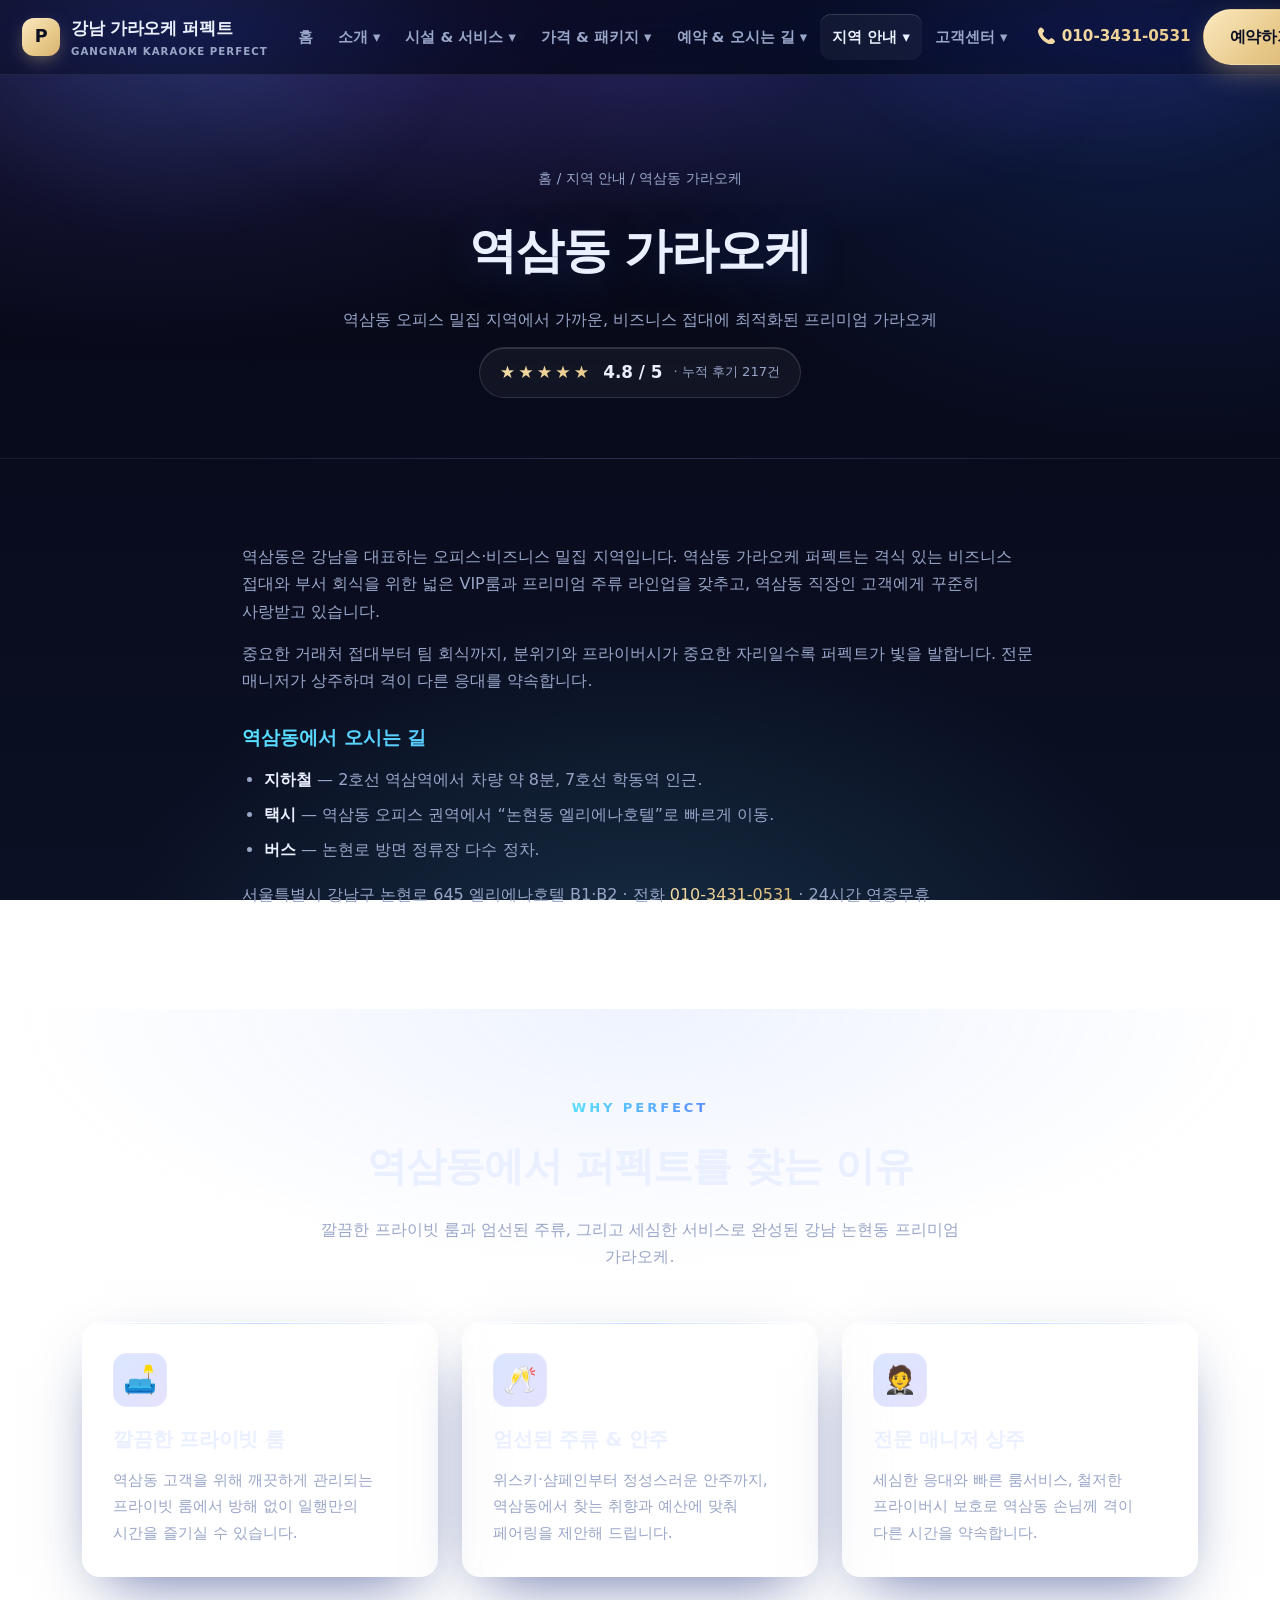
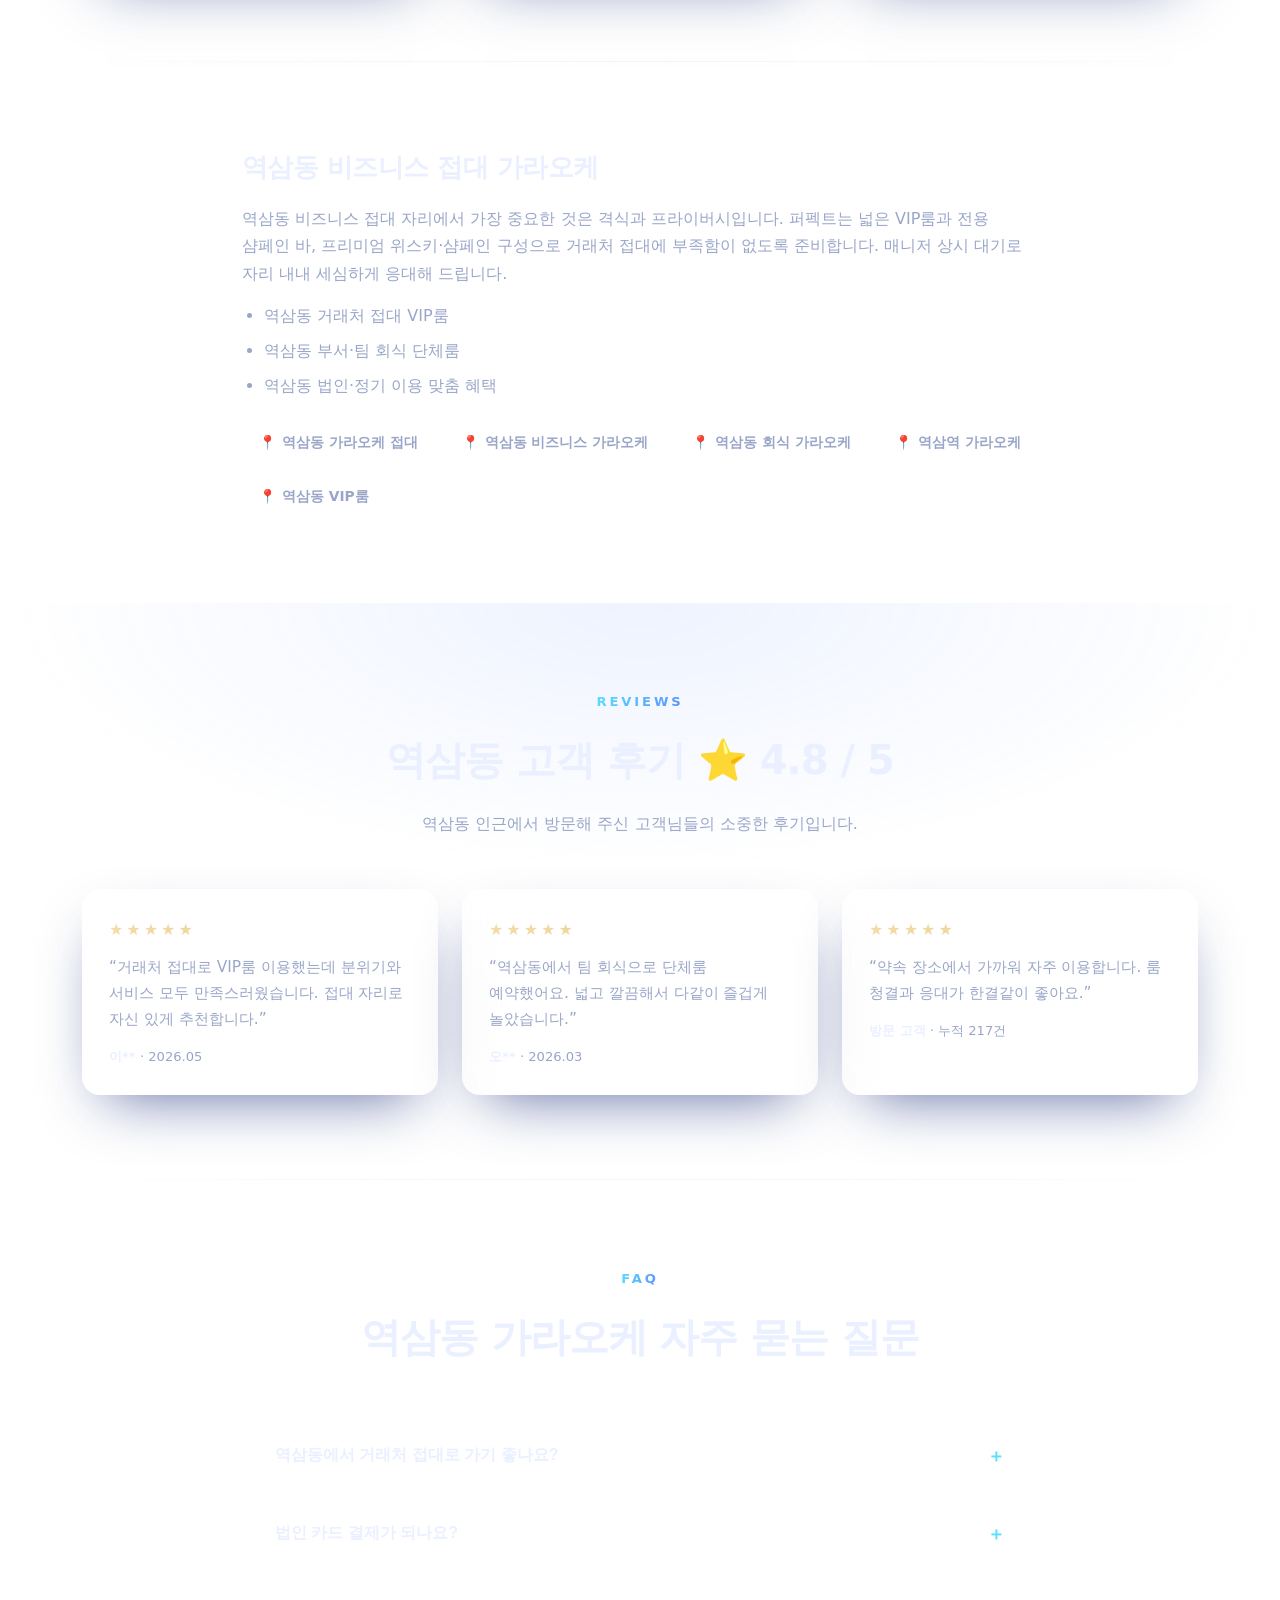
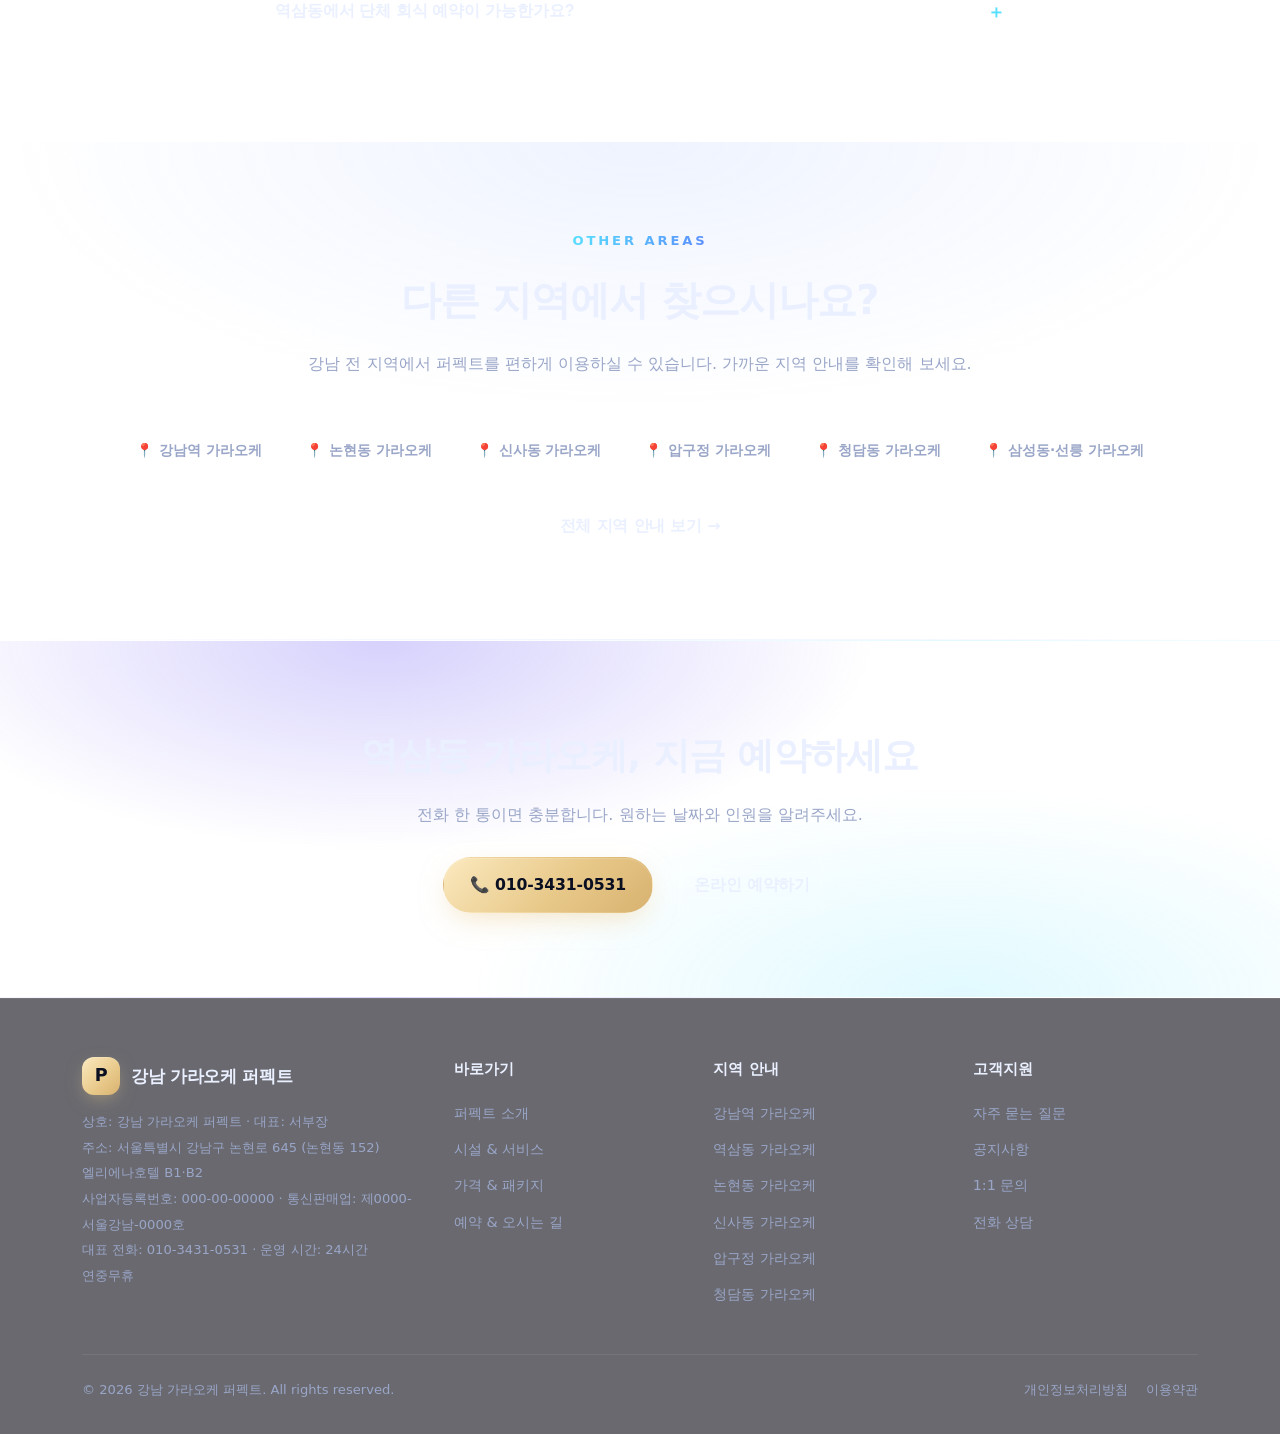
<file: area-yeoksam.html>
<!DOCTYPE html>
<html lang="ko">
<head>
  <meta charset="UTF-8" />
  <meta name="viewport" content="width=device-width, initial-scale=1.0" />
  <meta name="theme-color" content="#05060f" />
  <link rel="icon" href="favicon.svg" type="image/svg+xml" />
  <link rel="icon" href="favicon.ico" sizes="any" />
  <link rel="apple-touch-icon" href="apple-touch-icon.png" />
  <title>역삼동 가라오케 추천 ㅣ 강남 가라오케 퍼펙트 ㅣ 서부장 24시 010-3431-0531</title>
  <meta name="description" content="역삼동 가라오케는 강남 논현동 프리미엄 가라오케 퍼펙트. 역삼동 오피스 밀집 지역에서 가까운, 비즈니스 접대에 최적화된 프리미엄 가라오케 VIP룸·이벤트 패키지·24시 예약, 전화 010-3431-0531." />
  <meta name="keywords" content="역삼동 가라오케, 역삼동 가라오케 접대, 역삼동 비즈니스 가라오케, 역삼동 회식 가라오케, 역삼역 가라오케, 역삼동 VIP룸, 강남 가라오케, 퍼펙트" />
  <link rel="canonical" href="https://perfectbest365.com/area-yeoksam.html" />
  <meta name="robots" content="index, follow, max-image-preview:large, max-snippet:-1" />
  <meta name="author" content="강남 가라오케 퍼펙트 운영팀" />
  <meta property="og:type" content="business.business" />
  <meta property="og:site_name" content="강남 가라오케 퍼펙트" />
  <meta property="og:title" content="역삼동 가라오케 ㅣ 강남 가라오케 퍼펙트" />
  <meta property="og:description" content="역삼동 오피스 밀집 지역에서 가까운, 비즈니스 접대에 최적화된 프리미엄 가라오케" />
  <meta property="og:url" content="https://perfectbest365.com/area-yeoksam.html" />
  <meta property="og:image" content="https://perfectbest365.com/images/og.jpg" />
  <meta property="og:locale" content="ko_KR" />
  <meta name="twitter:card" content="summary_large_image" />
  <meta name="twitter:image" content="https://perfectbest365.com/images/og.jpg" />
  <link rel="preconnect" href="https://maps.google.com" />
  <link rel="stylesheet" href="css/style.css" />
  <link rel="alternate" type="application/rss+xml" title="강남 가라오케 퍼펙트 RSS" href="https://perfectbest365.com/rss.xml" />
  <script type="application/ld+json">
  {
    "@context": "https://schema.org",
    "@type": "BreadcrumbList",
    "itemListElement": [
      {
        "@type": "ListItem",
        "position": 1,
        "name": "홈",
        "item": "https://perfectbest365.com/"
      },
      {
        "@type": "ListItem",
        "position": 2,
        "name": "지역 안내",
        "item": "https://perfectbest365.com/areas.html"
      },
      {
        "@type": "ListItem",
        "position": 3,
        "name": "역삼동 가라오케",
        "item": "https://perfectbest365.com/area-yeoksam.html"
      }
    ]
  }
  </script>
  <script type="application/ld+json">
  {
    "@context": "https://schema.org",
    "@type": "BarOrPub",
    "@id": "https://perfectbest365.com/#business",
    "name": "강남 가라오케 퍼펙트",
    "alternateName": "역삼동 가라오케 퍼펙트",
    "description": "역삼동에서 가까운 강남 논현동 프리미엄 가라오케. 깔끔한 프라이빗 룸과 다양한 주류, 친절한 서비스를 제공합니다.",
    "url": "https://perfectbest365.com/area-yeoksam.html",
    "telephone": "+82-10-3431-0531",
    "image": "https://perfectbest365.com/images/og.jpg",
    "logo": "https://perfectbest365.com/apple-touch-icon.png",
    "priceRange": "₩₩₩",
    "currenciesAccepted": "KRW",
    "paymentAccepted": "현금, 신용카드",
    "smokingAllowed": false,
    "areaServed": [
      "역삼동",
      "역삼역",
      "강남역",
      "강남구"
    ],
    "address": {
      "@type": "PostalAddress",
      "streetAddress": "논현로 645 엘리에나호텔 B1, B2",
      "addressLocality": "강남구",
      "addressRegion": "서울특별시",
      "postalCode": "06105",
      "addressCountry": "KR"
    },
    "geo": {
      "@type": "GeoCoordinates",
      "latitude": 37.517,
      "longitude": 127.0381
    },
    "hasMap": "https://maps.google.com/?q=서울+강남구+논현로+645",
    "openingHoursSpecification": {
      "@type": "OpeningHoursSpecification",
      "dayOfWeek": [
        "Monday",
        "Tuesday",
        "Wednesday",
        "Thursday",
        "Friday",
        "Saturday",
        "Sunday"
      ],
      "opens": "00:00",
      "closes": "23:59"
    },
    "aggregateRating": {
      "@type": "AggregateRating",
      "ratingValue": "4.8",
      "reviewCount": "217",
      "bestRating": "5",
      "worstRating": "1"
    },
    "review": [
      {
        "@type": "Review",
        "author": {
          "@type": "Person",
          "name": "이**"
        },
        "datePublished": "2026-05-01",
        "reviewRating": {
          "@type": "Rating",
          "ratingValue": "5",
          "bestRating": "5"
        },
        "reviewBody": "거래처 접대로 VIP룸 이용했는데 분위기와 서비스 모두 만족스러웠습니다. 접대 자리로 자신 있게 추천합니다."
      },
      {
        "@type": "Review",
        "author": {
          "@type": "Person",
          "name": "오**"
        },
        "datePublished": "2026-03-01",
        "reviewRating": {
          "@type": "Rating",
          "ratingValue": "5",
          "bestRating": "5"
        },
        "reviewBody": "역삼동에서 팀 회식으로 단체룸 예약했어요. 넓고 깔끔해서 다같이 즐겁게 놀았습니다."
      }
    ]
  }
  </script>
  <script type="application/ld+json">
  {
    "@context": "https://schema.org",
    "@type": "FAQPage",
    "mainEntity": [
      {
        "@type": "Question",
        "name": "역삼동에서 거래처 접대로 가기 좋나요?",
        "acceptedAnswer": {
          "@type": "Answer",
          "text": "네, 넓은 VIP룸과 전용 샴페인 바, 프리미엄 주류를 갖춰 비즈니스 접대에 최적입니다. 매니저가 상시 대기하며 세심하게 응대해 드립니다."
        }
      },
      {
        "@type": "Question",
        "name": "법인 카드 결제가 되나요?",
        "acceptedAnswer": {
          "@type": "Answer",
          "text": "현금 및 카드 결제가 가능하며, 법인·정기 이용 고객께는 맞춤 혜택을 안내해 드립니다. 자세한 내용은 전화로 문의해 주세요."
        }
      },
      {
        "@type": "Question",
        "name": "역삼동에서 단체 회식 예약이 가능한가요?",
        "acceptedAnswer": {
          "@type": "Answer",
          "text": "8인 이상 단체 예약 시 룸 업그레이드와 음료 서비스 혜택을 드립니다. 인원과 일정을 알려주시면 알맞은 룸으로 안내해 드립니다."
        }
      }
    ]
  }
  </script>
</head>
<body>

  <header class="site-header">
    <div class="container nav">
      <a class="brand" href="index.html">
        <span class="logo-mark">P</span>
        <span>강남 가라오케 퍼펙트<small>GANGNAM KARAOKE PERFECT</small></span>
      </a>
      <nav aria-label="주 메뉴">
        <ul class="nav-menu">
          <li class=""><a href="index.html">홈</a></li>
          <li class="has-sub">
            <a href="about.html">소개 ▾</a>
            <ul class="submenu">
              <li><a href="about.html">퍼펙트 소개</a></li>
              <li><a href="about.html#vision">비전 &amp; 미션</a></li>
              <li><a href="about.html#history">연혁 &amp; 수상</a></li>
            </ul>
          </li>
          <li class="has-sub">
            <a href="facilities.html">시설 &amp; 서비스 ▾</a>
            <ul class="submenu">
              <li><a href="facilities.html#rooms">객실 타입</a></li>
              <li><a href="facilities.html#sound">인테리어 &amp; 분위기</a></li>
              <li><a href="facilities.html#drinks">주류 &amp; 안주</a></li>
              <li><a href="facilities.html#extra">부가 서비스</a></li>
            </ul>
          </li>
          <li class="has-sub">
            <a href="pricing.html">가격 &amp; 패키지 ▾</a>
            <ul class="submenu">
              <li><a href="pricing.html#hourly">시간별 요금</a></li>
              <li><a href="pricing.html#packages">이벤트 패키지</a></li>
              <li><a href="pricing.html#group">단체 &amp; 비즈니스</a></li>
            </ul>
          </li>
          <li class="has-sub">
            <a href="reservation.html">예약 &amp; 오시는 길 ▾</a>
            <ul class="submenu">
              <li><a href="reservation.html#book">예약하기</a></li>
              <li><a href="reservation.html#location">위치 &amp; 교통</a></li>
              <li><a href="reservation.html#parking">주차 정보</a></li>
            </ul>
          </li>
          <li class="has-sub current">
            <a href="areas.html">지역 안내 ▾</a>
            <ul class="submenu">
              <li><a href="area-gangnam-station.html">강남역 가라오케</a></li>
              <li><a href="area-yeoksam.html">역삼동 가라오케</a></li>
              <li><a href="area-nonhyeon.html">논현동 가라오케</a></li>
              <li><a href="area-sinsa.html">신사동 가라오케</a></li>
              <li><a href="area-apgujeong.html">압구정 가라오케</a></li>
              <li><a href="area-cheongdam.html">청담동 가라오케</a></li>
              <li><a href="area-samseong.html">삼성동·선릉 가라오케</a></li>
            </ul>
          </li>
          <li class="has-sub">
            <a href="support.html">고객센터 ▾</a>
            <ul class="submenu">
              <li><a href="support.html#faq">자주 묻는 질문</a></li>
              <li><a href="support.html#notice">공지사항</a></li>
              <li><a href="support.html#contact">1:1 문의</a></li>
            </ul>
          </li>
        </ul>
      </nav>
      <div class="nav-cta">
        <span class="nav-phone">📞 010-3431-0531</span>
        <a class="btn btn-gold" href="reservation.html">예약하기</a>
        <button class="nav-toggle" aria-label="메뉴 열기" aria-expanded="false">☰</button>
      </div>
    </div>
  </header>

  <section class="page-hero">
    <div class="container">
      <div class="breadcrumb"><a href="index.html">홈</a> / <a href="areas.html">지역 안내</a> / 역삼동 가라오케</div>
      <h1>역삼동 가라오케</h1>
      <p>역삼동 오피스 밀집 지역에서 가까운, 비즈니스 접대에 최적화된 프리미엄 가라오케</p>
      <div class="rating-inline" aria-label="고객 평점 4.8 / 5">
        <span class="stars">★★★★★</span>
        <span class="score">4.8 / 5</span>
        <span class="count">· 누적 후기 217건</span>
      </div>
    </div>
  </section>

  <!-- 인트로 + 오시는 길 -->
  <section class="section">
    <div class="container prose">
      <p>역삼동은 강남을 대표하는 오피스·비즈니스 밀집 지역입니다. 역삼동 가라오케 퍼펙트는 격식 있는 비즈니스 접대와 부서 회식을 위한 넓은 VIP룸과 프리미엄 주류 라인업을 갖추고, 역삼동 직장인 고객에게 꾸준히 사랑받고 있습니다.</p>
      <p>중요한 거래처 접대부터 팀 회식까지, 분위기와 프라이버시가 중요한 자리일수록 퍼펙트가 빛을 발합니다. 전문 매니저가 상주하며 격이 다른 응대를 약속합니다.</p>
      <h3>역삼동에서 오시는 길</h3>
      <ul>
        <li><strong>지하철</strong> — 2호선 역삼역에서 차량 약 8분, 7호선 학동역 인근.</li>
        <li><strong>택시</strong> — 역삼동 오피스 권역에서 “논현동 엘리에나호텔”로 빠르게 이동.</li>
        <li><strong>버스</strong> — 논현로 방면 정류장 다수 정차.</li>
      </ul>
      <p class="muted">서울특별시 강남구 논현로 645 엘리에나호텔 B1·B2 · 전화 <a class="gold" href="tel:01034310531">010-3431-0531</a> · 24시간 연중무휴</p>
    </div>
  </section>

  <!-- 왜 퍼펙트인가 -->
  <section class="section alt">
    <div class="container">
      <div class="section-head">
        <span class="kicker">Why Perfect</span>
        <h2>역삼동에서 퍼펙트를 찾는 이유</h2>
        <p>깔끔한 프라이빗 룸과 엄선된 주류, 그리고 세심한 서비스로 완성된 강남 논현동 프리미엄 가라오케.</p>
      </div>
      <div class="grid grid-3">
        <div class="card">
          <div class="ico">🛋️</div>
          <h3>깔끔한 프라이빗 룸</h3>
          <p>역삼동 고객을 위해 깨끗하게 관리되는 프라이빗 룸에서 방해 없이 일행만의 시간을 즐기실 수 있습니다.</p>
        </div>
        <div class="card">
          <div class="ico">🥂</div>
          <h3>엄선된 주류 &amp; 안주</h3>
          <p>위스키·샴페인부터 정성스러운 안주까지, 역삼동에서 찾는 취향과 예산에 맞춰 페어링을 제안해 드립니다.</p>
        </div>
        <div class="card">
          <div class="ico">🤵</div>
          <h3>전문 매니저 상주</h3>
          <p>세심한 응대와 빠른 룸서비스, 철저한 프라이버시 보호로 역삼동 손님께 격이 다른 시간을 약속합니다.</p>
        </div>
      </div>
    </div>
  </section>

  <!-- 롱테일 주제 -->
  <section class="section">
    <div class="container prose">
      <h2>역삼동 비즈니스 접대 가라오케</h2>
      <p>역삼동 비즈니스 접대 자리에서 가장 중요한 것은 격식과 프라이버시입니다. 퍼펙트는 넓은 VIP룸과 전용 샴페인 바, 프리미엄 위스키·샴페인 구성으로 거래처 접대에 부족함이 없도록 준비합니다. 매니저 상시 대기로 자리 내내 세심하게 응대해 드립니다.</p>
      <ul>
        <li>역삼동 거래처 접대 VIP룸</li>
        <li>역삼동 부서·팀 회식 단체룸</li>
        <li>역삼동 법인·정기 이용 맞춤 혜택</li>
      </ul>
      <div class="chips" style="margin-top:22px;">
        <a class="chip" href="reservation.html"><span class="pin">📍</span>역삼동 가라오케 접대</a>
        <a class="chip" href="reservation.html"><span class="pin">📍</span>역삼동 비즈니스 가라오케</a>
        <a class="chip" href="reservation.html"><span class="pin">📍</span>역삼동 회식 가라오케</a>
        <a class="chip" href="reservation.html"><span class="pin">📍</span>역삼역 가라오케</a>
        <a class="chip" href="reservation.html"><span class="pin">📍</span>역삼동 VIP룸</a>
      </div>
    </div>
  </section>

  <!-- 후기 -->
  <section class="section alt">
    <div class="container">
      <div class="section-head">
        <span class="kicker">Reviews</span>
        <h2>역삼동 고객 후기 ⭐ 4.8 / 5</h2>
        <p>역삼동 인근에서 방문해 주신 고객님들의 소중한 후기입니다.</p>
      </div>
      <div class="grid grid-3">
        <div class="review">
          <div class="stars">★★★★★</div>
          <p>“거래처 접대로 VIP룸 이용했는데 분위기와 서비스 모두 만족스러웠습니다. 접대 자리로 자신 있게 추천합니다.”</p>
          <div class="who"><strong>이**</strong> · 2026.05</div>
        </div>
        <div class="review">
          <div class="stars">★★★★★</div>
          <p>“역삼동에서 팀 회식으로 단체룸 예약했어요. 넓고 깔끔해서 다같이 즐겁게 놀았습니다.”</p>
          <div class="who"><strong>오**</strong> · 2026.03</div>
        </div>
        <div class="review">
          <div class="stars">★★★★★</div>
          <p>“약속 장소에서 가까워 자주 이용합니다. 룸 청결과 응대가 한결같이 좋아요.”</p>
          <div class="who"><strong>방문 고객</strong> · 누적 217건</div>
        </div>
      </div>
    </div>
  </section>

  <!-- FAQ -->
  <section class="section">
    <div class="container" style="max-width:820px;">
      <div class="section-head"><span class="kicker">FAQ</span><h2>역삼동 가라오케 자주 묻는 질문</h2></div>
        <div class="faq-item">
          <button class="faq-q" aria-expanded="false">역삼동에서 거래처 접대로 가기 좋나요?<span class="mark">＋</span></button>
          <div class="faq-a"><div class="faq-a-inner">네, 넓은 VIP룸과 전용 샴페인 바, 프리미엄 주류를 갖춰 비즈니스 접대에 최적입니다. 매니저가 상시 대기하며 세심하게 응대해 드립니다.</div></div>
        </div>
        <div class="faq-item">
          <button class="faq-q" aria-expanded="false">법인 카드 결제가 되나요?<span class="mark">＋</span></button>
          <div class="faq-a"><div class="faq-a-inner">현금 및 카드 결제가 가능하며, 법인·정기 이용 고객께는 맞춤 혜택을 안내해 드립니다. 자세한 내용은 전화로 문의해 주세요.</div></div>
        </div>
        <div class="faq-item">
          <button class="faq-q" aria-expanded="false">역삼동에서 단체 회식 예약이 가능한가요?<span class="mark">＋</span></button>
          <div class="faq-a"><div class="faq-a-inner">8인 이상 단체 예약 시 룸 업그레이드와 음료 서비스 혜택을 드립니다. 인원과 일정을 알려주시면 알맞은 룸으로 안내해 드립니다.</div></div>
        </div>
    </div>
  </section>

  <!-- 다른 지역 (크로스 내부링크) -->
  <section class="section alt">
    <div class="container">
      <div class="section-head">
        <span class="kicker">Other Areas</span>
        <h2>다른 지역에서 찾으시나요?</h2>
        <p>강남 전 지역에서 퍼펙트를 편하게 이용하실 수 있습니다. 가까운 지역 안내를 확인해 보세요.</p>
      </div>
      <div class="related-areas" style="justify-content:center;">
        <a class="chip" href="area-gangnam-station.html"><span class="pin">📍</span>강남역 가라오케</a>
        <a class="chip" href="area-nonhyeon.html"><span class="pin">📍</span>논현동 가라오케</a>
        <a class="chip" href="area-sinsa.html"><span class="pin">📍</span>신사동 가라오케</a>
        <a class="chip" href="area-apgujeong.html"><span class="pin">📍</span>압구정 가라오케</a>
        <a class="chip" href="area-cheongdam.html"><span class="pin">📍</span>청담동 가라오케</a>
        <a class="chip" href="area-samseong.html"><span class="pin">📍</span>삼성동·선릉 가라오케</a>
      </div>
      <div style="text-align:center; margin-top:26px;">
        <a class="btn btn-line" href="areas.html">전체 지역 안내 보기 →</a>
      </div>
    </div>
  </section>

  <section class="cta-band">
    <div class="container">
      <h2>역삼동 가라오케, 지금 예약하세요</h2>
      <p>전화 한 통이면 충분합니다. 원하는 날짜와 인원을 알려주세요.</p>
      <div class="hero-actions">
        <a class="btn btn-gold" href="tel:01034310531">📞 010-3431-0531</a>
        <a class="btn btn-line" href="reservation.html">온라인 예약하기</a>
      </div>
    </div>
  </section>

  <footer class="site-footer">
    <div class="container">
      <div class="footer-grid">
        <div>
          <div class="brand" style="margin-bottom:14px;">
            <span class="logo-mark">P</span><span>강남 가라오케 퍼펙트</span>
          </div>
          <p class="footer-biz">
            상호: 강남 가라오케 퍼펙트 · 대표: 서부장<br />
            주소: 서울특별시 강남구 논현로 645 (논현동 152) 엘리에나호텔 B1·B2<br />
            사업자등록번호: 000-00-00000 · 통신판매업: 제0000-서울강남-0000호<br />
            대표 전화: 010-3431-0531 · 운영 시간: 24시간 연중무휴
          </p>
        </div>
        <div>
          <h4>바로가기</h4>
          <ul>
            <li><a href="about.html">퍼펙트 소개</a></li>
            <li><a href="facilities.html">시설 &amp; 서비스</a></li>
            <li><a href="pricing.html">가격 &amp; 패키지</a></li>
            <li><a href="reservation.html">예약 &amp; 오시는 길</a></li>
          </ul>
        </div>
        <div>
          <h4>지역 안내</h4>
          <ul>
            <li><a href="area-gangnam-station.html">강남역 가라오케</a></li>
            <li><a href="area-yeoksam.html">역삼동 가라오케</a></li>
            <li><a href="area-nonhyeon.html">논현동 가라오케</a></li>
            <li><a href="area-sinsa.html">신사동 가라오케</a></li>
            <li><a href="area-apgujeong.html">압구정 가라오케</a></li>
            <li><a href="area-cheongdam.html">청담동 가라오케</a></li>
          </ul>
        </div>
        <div>
          <h4>고객지원</h4>
          <ul>
            <li><a href="support.html#faq">자주 묻는 질문</a></li>
            <li><a href="support.html#notice">공지사항</a></li>
            <li><a href="support.html#contact">1:1 문의</a></li>
            <li><a href="tel:01034310531">전화 상담</a></li>
          </ul>
        </div>
      </div>
      <div class="footer-bottom">
        <span>&copy; <span id="year">2026</span> 강남 가라오케 퍼펙트. All rights reserved.</span>
        <span class="links">
          <a href="support.html#privacy">개인정보처리방침</a>
          <a href="support.html#terms">이용약관</a>
        </span>
      </div>
    </div>
  </footer>

  <a class="fab-call" href="tel:01034310531">📞 전화예약</a>
  <script src="js/main.js"></script>
</body>
</html>
</file>
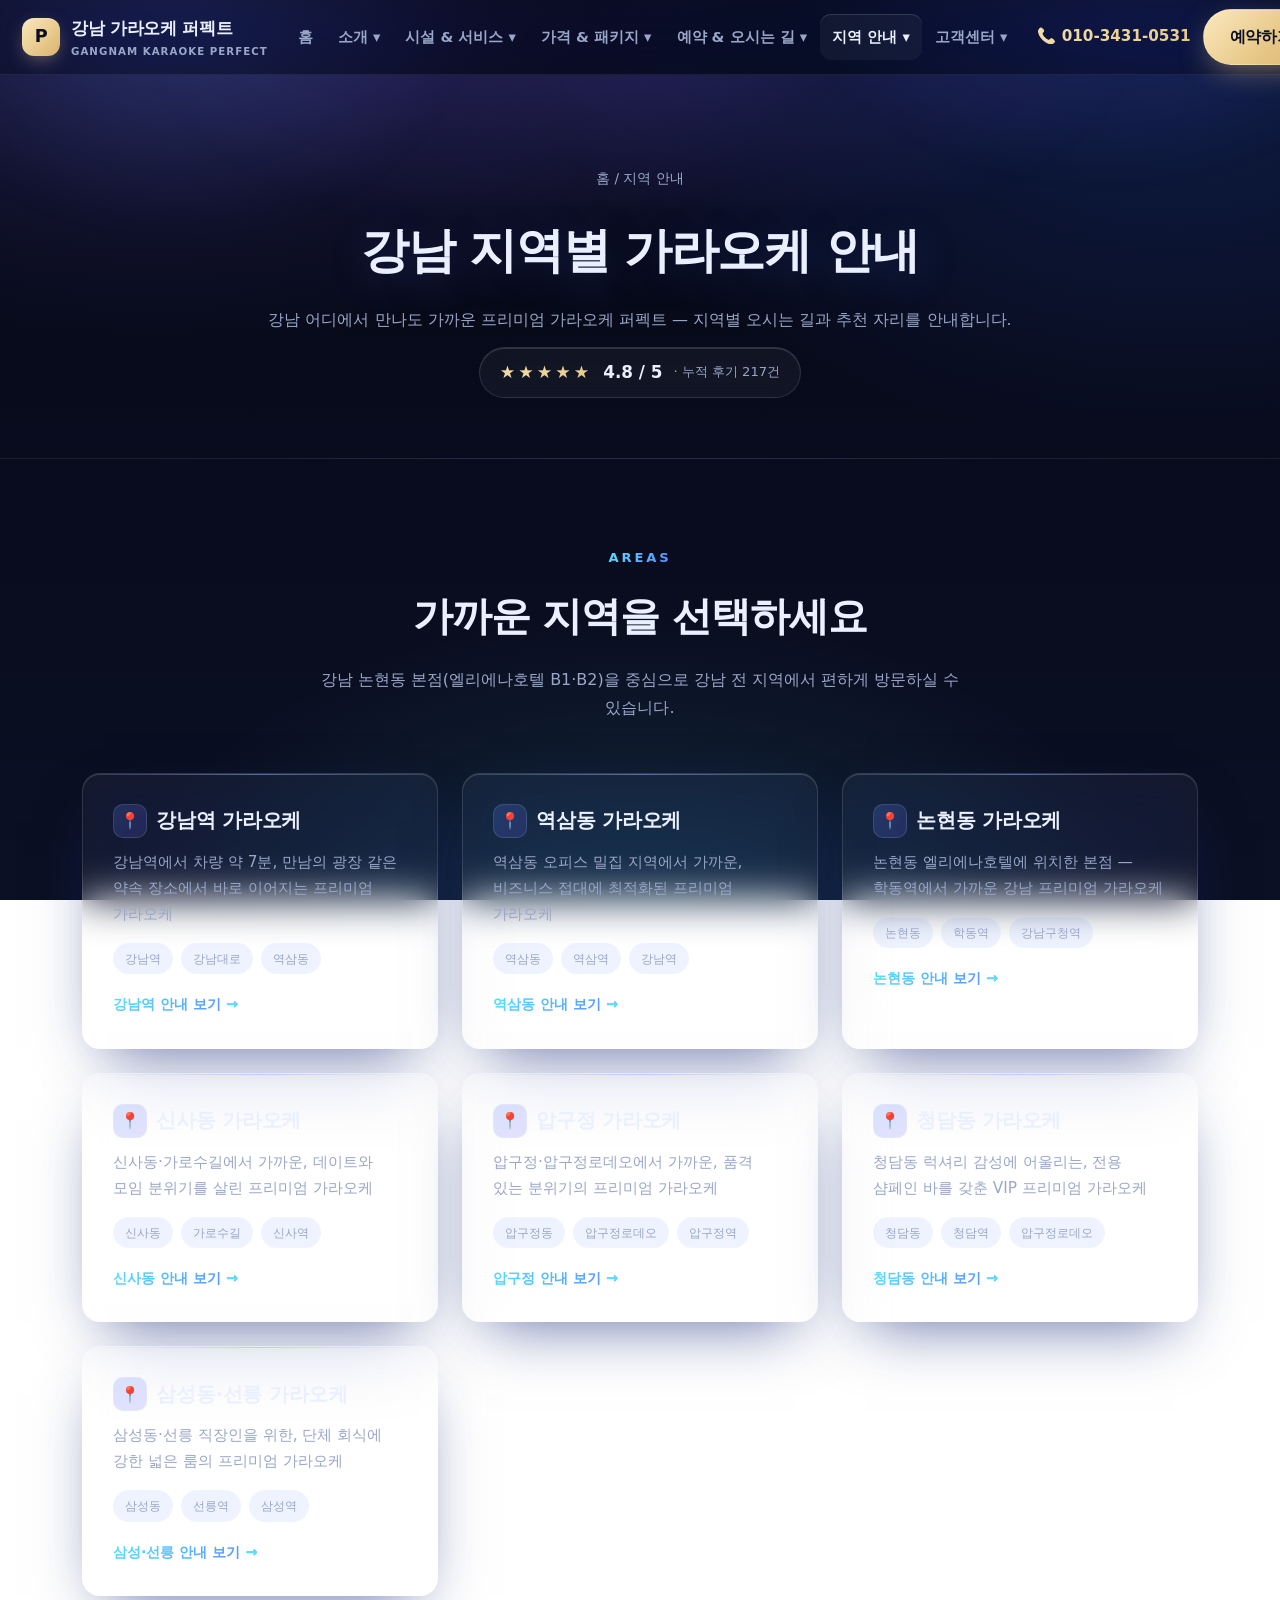
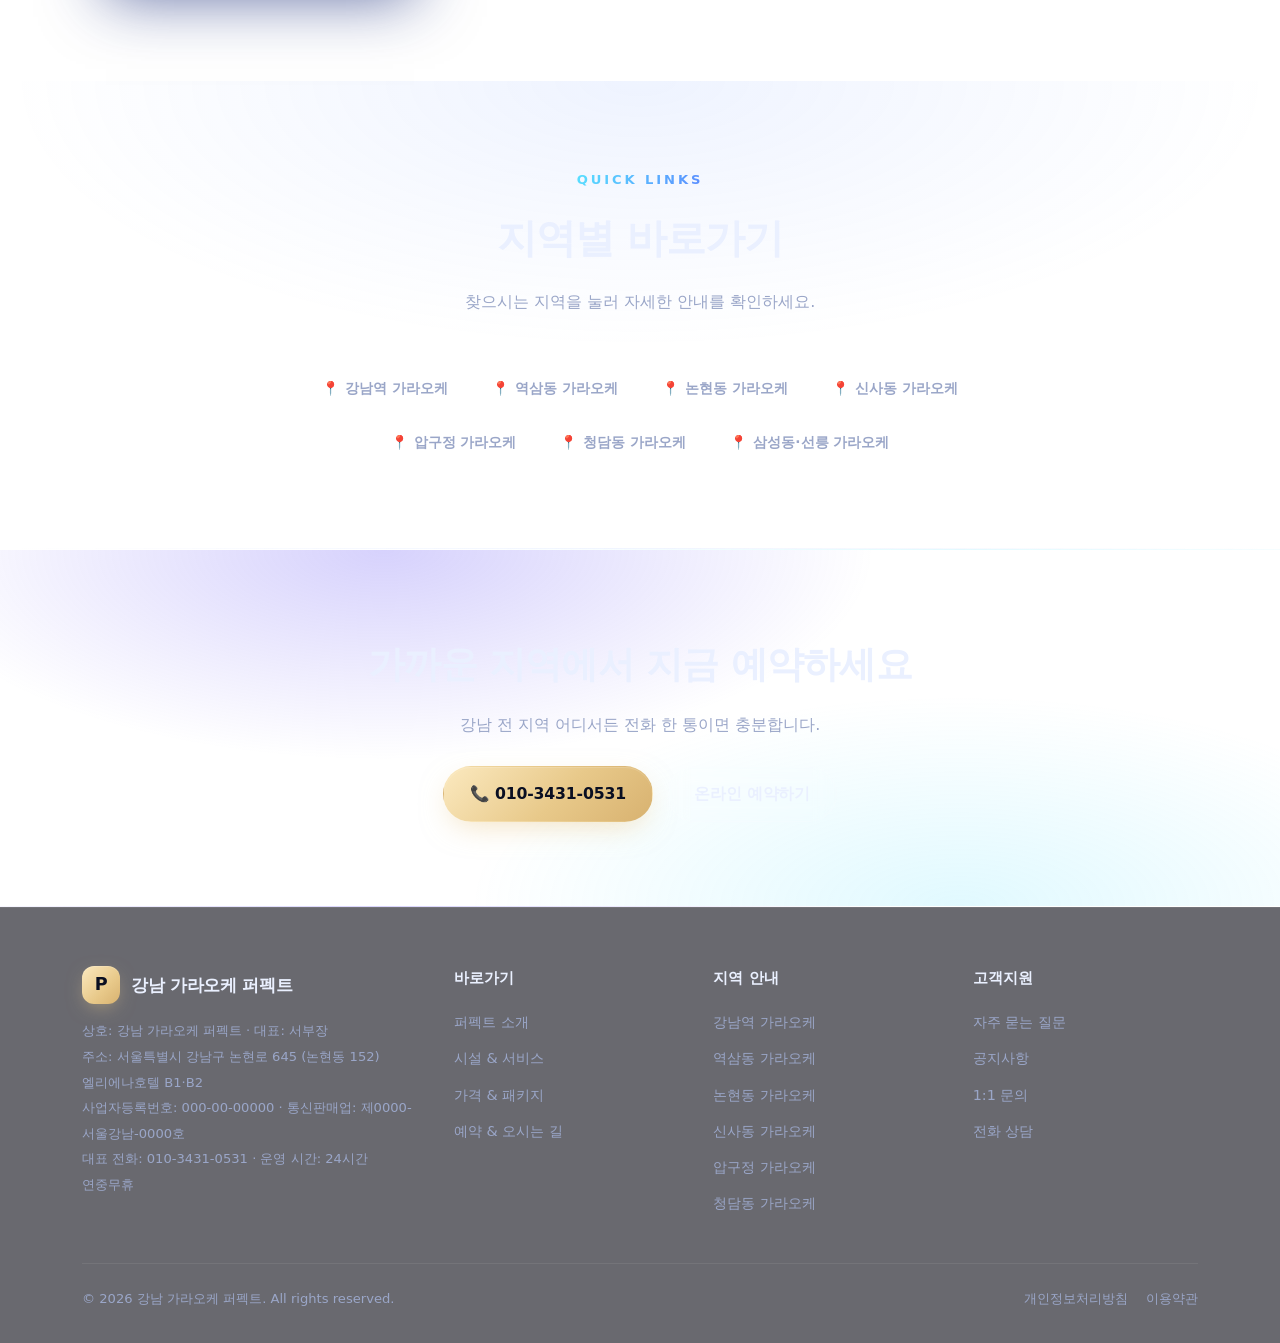
<file: areas.html>
<!DOCTYPE html>
<html lang="ko">
<head>
  <meta charset="UTF-8" />
  <meta name="viewport" content="width=device-width, initial-scale=1.0" />
  <meta name="theme-color" content="#05060f" />
  <link rel="icon" href="favicon.svg" type="image/svg+xml" />
  <link rel="icon" href="favicon.ico" sizes="any" />
  <link rel="apple-touch-icon" href="apple-touch-icon.png" />
  <title>지역 안내 ㅣ 강남 전 지역 가라오케 퍼펙트 ㅣ 서부장 24시 010-3431-0531</title>
  <meta name="description" content="강남역·역삼동·논현동·신사동·압구정·청담동·삼성/선릉 등 강남 전 지역에서 가까운 프리미엄 가라오케 퍼펙트. 지역별 오시는 길과 추천 자리를 안내합니다. 전화 010-3431-0531." />
  <meta name="keywords" content="강남 가라오케, 강남역 가라오케, 역삼동 가라오케, 논현동 가라오케, 신사동 가라오케, 압구정 가라오케, 청담동 가라오케, 삼성동 가라오케, 선릉 가라오케" />
  <link rel="canonical" href="https://perfectbest365.com/areas.html" />
  <meta name="robots" content="index, follow, max-image-preview:large, max-snippet:-1" />
  <meta name="author" content="강남 가라오케 퍼펙트 운영팀" />
  <meta property="og:type" content="website" />
  <meta property="og:site_name" content="강남 가라오케 퍼펙트" />
  <meta property="og:title" content="지역 안내 ㅣ 강남 전 지역 가라오케 퍼펙트" />
  <meta property="og:description" content="강남역·역삼동·논현동·신사동·압구정·청담동·삼성/선릉 등 강남 전 지역에서 가까운 프리미엄 가라오케 퍼펙트. 지역별 오시는 길과 추천 자리를 안내합니다. 전화 010-3431-0531." />
  <meta property="og:url" content="https://perfectbest365.com/areas.html" />
  <meta property="og:image" content="https://perfectbest365.com/images/og.jpg" />
  <meta property="og:locale" content="ko_KR" />
  <meta name="twitter:card" content="summary_large_image" />
  <meta name="twitter:image" content="https://perfectbest365.com/images/og.jpg" />
  <link rel="stylesheet" href="css/style.css" />
  <link rel="alternate" type="application/rss+xml" title="강남 가라오케 퍼펙트 RSS" href="https://perfectbest365.com/rss.xml" />
  <script type="application/ld+json">
  {
    "@context": "https://schema.org",
    "@type": "BreadcrumbList",
    "itemListElement": [
      {
        "@type": "ListItem",
        "position": 1,
        "name": "홈",
        "item": "https://perfectbest365.com/"
      },
      {
        "@type": "ListItem",
        "position": 2,
        "name": "지역 안내",
        "item": "https://perfectbest365.com/areas.html"
      }
    ]
  }
  </script>
  <script type="application/ld+json">
  {
    "@context": "https://schema.org",
    "@type": "BarOrPub",
    "@id": "https://perfectbest365.com/#business",
    "name": "강남 가라오케 퍼펙트",
    "alternateName": "강남 전 지역 가라오케 퍼펙트",
    "description": "강남 전 지역에서 가까운 강남 논현동 프리미엄 가라오케. 깔끔한 프라이빗 룸과 다양한 주류, 친절한 서비스를 제공합니다.",
    "url": "https://perfectbest365.com/areas.html",
    "telephone": "+82-10-3431-0531",
    "image": "https://perfectbest365.com/images/og.jpg",
    "logo": "https://perfectbest365.com/apple-touch-icon.png",
    "priceRange": "₩₩₩",
    "currenciesAccepted": "KRW",
    "paymentAccepted": "현금, 신용카드",
    "smokingAllowed": false,
    "areaServed": [
      "강남구",
      "강남역",
      "역삼동",
      "논현동",
      "신사동",
      "압구정동",
      "청담동",
      "삼성동",
      "선릉"
    ],
    "address": {
      "@type": "PostalAddress",
      "streetAddress": "논현로 645 엘리에나호텔 B1, B2",
      "addressLocality": "강남구",
      "addressRegion": "서울특별시",
      "postalCode": "06105",
      "addressCountry": "KR"
    },
    "geo": {
      "@type": "GeoCoordinates",
      "latitude": 37.517,
      "longitude": 127.0381
    },
    "hasMap": "https://maps.google.com/?q=서울+강남구+논현로+645",
    "openingHoursSpecification": {
      "@type": "OpeningHoursSpecification",
      "dayOfWeek": [
        "Monday",
        "Tuesday",
        "Wednesday",
        "Thursday",
        "Friday",
        "Saturday",
        "Sunday"
      ],
      "opens": "00:00",
      "closes": "23:59"
    },
    "aggregateRating": {
      "@type": "AggregateRating",
      "ratingValue": "4.8",
      "reviewCount": "217",
      "bestRating": "5",
      "worstRating": "1"
    },
    "review": [
      {
        "@type": "Review",
        "author": {
          "@type": "Person",
          "name": "정**"
        },
        "datePublished": "2026-05-01",
        "reviewRating": {
          "@type": "Rating",
          "ratingValue": "5",
          "bestRating": "5"
        },
        "reviewBody": "강남역에서 회식하고 2차로 왔는데 룸이 깔끔하고 가까워서 좋았어요. 일행 다같이 만족했습니다."
      },
      {
        "@type": "Review",
        "author": {
          "@type": "Person",
          "name": "한**"
        },
        "datePublished": "2026-04-01",
        "reviewRating": {
          "@type": "Rating",
          "ratingValue": "5",
          "bestRating": "5"
        },
        "reviewBody": "강남역 근처에서 조용히 놀 곳 찾다가 예약했는데 분위기 최고였습니다. 매니저님도 친절하세요."
      }
    ]
  }
  </script>
  <script type="application/ld+json">
  {
    "@context": "https://schema.org",
    "@type": "ItemList",
    "name": "강남 지역별 가라오케 안내",
    "itemListElement": [
      {
        "@type": "ListItem",
        "position": 1,
        "name": "강남역 가라오케",
        "url": "https://perfectbest365.com/area-gangnam-station.html"
      },
      {
        "@type": "ListItem",
        "position": 2,
        "name": "역삼동 가라오케",
        "url": "https://perfectbest365.com/area-yeoksam.html"
      },
      {
        "@type": "ListItem",
        "position": 3,
        "name": "논현동 가라오케",
        "url": "https://perfectbest365.com/area-nonhyeon.html"
      },
      {
        "@type": "ListItem",
        "position": 4,
        "name": "신사동 가라오케",
        "url": "https://perfectbest365.com/area-sinsa.html"
      },
      {
        "@type": "ListItem",
        "position": 5,
        "name": "압구정 가라오케",
        "url": "https://perfectbest365.com/area-apgujeong.html"
      },
      {
        "@type": "ListItem",
        "position": 6,
        "name": "청담동 가라오케",
        "url": "https://perfectbest365.com/area-cheongdam.html"
      },
      {
        "@type": "ListItem",
        "position": 7,
        "name": "삼성동·선릉 가라오케",
        "url": "https://perfectbest365.com/area-samseong.html"
      }
    ]
  }
  </script>
</head>
<body>

  <header class="site-header">
    <div class="container nav">
      <a class="brand" href="index.html">
        <span class="logo-mark">P</span>
        <span>강남 가라오케 퍼펙트<small>GANGNAM KARAOKE PERFECT</small></span>
      </a>
      <nav aria-label="주 메뉴">
        <ul class="nav-menu">
          <li class=""><a href="index.html">홈</a></li>
          <li class="has-sub">
            <a href="about.html">소개 ▾</a>
            <ul class="submenu">
              <li><a href="about.html">퍼펙트 소개</a></li>
              <li><a href="about.html#vision">비전 &amp; 미션</a></li>
              <li><a href="about.html#history">연혁 &amp; 수상</a></li>
            </ul>
          </li>
          <li class="has-sub">
            <a href="facilities.html">시설 &amp; 서비스 ▾</a>
            <ul class="submenu">
              <li><a href="facilities.html#rooms">객실 타입</a></li>
              <li><a href="facilities.html#sound">인테리어 &amp; 분위기</a></li>
              <li><a href="facilities.html#drinks">주류 &amp; 안주</a></li>
              <li><a href="facilities.html#extra">부가 서비스</a></li>
            </ul>
          </li>
          <li class="has-sub">
            <a href="pricing.html">가격 &amp; 패키지 ▾</a>
            <ul class="submenu">
              <li><a href="pricing.html#hourly">시간별 요금</a></li>
              <li><a href="pricing.html#packages">이벤트 패키지</a></li>
              <li><a href="pricing.html#group">단체 &amp; 비즈니스</a></li>
            </ul>
          </li>
          <li class="has-sub">
            <a href="reservation.html">예약 &amp; 오시는 길 ▾</a>
            <ul class="submenu">
              <li><a href="reservation.html#book">예약하기</a></li>
              <li><a href="reservation.html#location">위치 &amp; 교통</a></li>
              <li><a href="reservation.html#parking">주차 정보</a></li>
            </ul>
          </li>
          <li class="has-sub current">
            <a href="areas.html">지역 안내 ▾</a>
            <ul class="submenu">
              <li><a href="area-gangnam-station.html">강남역 가라오케</a></li>
              <li><a href="area-yeoksam.html">역삼동 가라오케</a></li>
              <li><a href="area-nonhyeon.html">논현동 가라오케</a></li>
              <li><a href="area-sinsa.html">신사동 가라오케</a></li>
              <li><a href="area-apgujeong.html">압구정 가라오케</a></li>
              <li><a href="area-cheongdam.html">청담동 가라오케</a></li>
              <li><a href="area-samseong.html">삼성동·선릉 가라오케</a></li>
            </ul>
          </li>
          <li class="has-sub">
            <a href="support.html">고객센터 ▾</a>
            <ul class="submenu">
              <li><a href="support.html#faq">자주 묻는 질문</a></li>
              <li><a href="support.html#notice">공지사항</a></li>
              <li><a href="support.html#contact">1:1 문의</a></li>
            </ul>
          </li>
        </ul>
      </nav>
      <div class="nav-cta">
        <span class="nav-phone">📞 010-3431-0531</span>
        <a class="btn btn-gold" href="reservation.html">예약하기</a>
        <button class="nav-toggle" aria-label="메뉴 열기" aria-expanded="false">☰</button>
      </div>
    </div>
  </header>

  <section class="page-hero">
    <div class="container">
      <div class="breadcrumb"><a href="index.html">홈</a> / 지역 안내</div>
      <h1>강남 지역별 가라오케 안내</h1>
      <p>강남 어디에서 만나도 가까운 프리미엄 가라오케 퍼펙트 — 지역별 오시는 길과 추천 자리를 안내합니다.</p>
      <div class="rating-inline" aria-label="고객 평점 4.8 / 5">
        <span class="stars">★★★★★</span>
        <span class="score">4.8 / 5</span>
        <span class="count">· 누적 후기 217건</span>
      </div>
    </div>
  </section>

  <section class="section">
    <div class="container">
      <div class="section-head">
        <span class="kicker">Areas</span>
        <h2>가까운 지역을 선택하세요</h2>
        <p>강남 논현동 본점(엘리에나호텔 B1·B2)을 중심으로 강남 전 지역에서 편하게 방문하실 수 있습니다.</p>
      </div>
      <div class="grid grid-3">
        <div class="card area-card">
          <h3><span class="pin">📍</span>강남역 가라오케</h3>
          <p>강남역에서 차량 약 7분, 만남의 광장 같은 약속 장소에서 바로 이어지는 프리미엄 가라오케</p>
          <div class="area-meta"><span>강남역</span><span>강남대로</span><span>역삼동</span></div>
          <a class="more" href="area-gangnam-station.html">강남역 안내 보기</a>
        </div>
        <div class="card area-card">
          <h3><span class="pin">📍</span>역삼동 가라오케</h3>
          <p>역삼동 오피스 밀집 지역에서 가까운, 비즈니스 접대에 최적화된 프리미엄 가라오케</p>
          <div class="area-meta"><span>역삼동</span><span>역삼역</span><span>강남역</span></div>
          <a class="more" href="area-yeoksam.html">역삼동 안내 보기</a>
        </div>
        <div class="card area-card">
          <h3><span class="pin">📍</span>논현동 가라오케</h3>
          <p>논현동 엘리에나호텔에 위치한 본점 — 학동역에서 가까운 강남 프리미엄 가라오케</p>
          <div class="area-meta"><span>논현동</span><span>학동역</span><span>강남구청역</span></div>
          <a class="more" href="area-nonhyeon.html">논현동 안내 보기</a>
        </div>
        <div class="card area-card">
          <h3><span class="pin">📍</span>신사동 가라오케</h3>
          <p>신사동·가로수길에서 가까운, 데이트와 모임 분위기를 살린 프리미엄 가라오케</p>
          <div class="area-meta"><span>신사동</span><span>가로수길</span><span>신사역</span></div>
          <a class="more" href="area-sinsa.html">신사동 안내 보기</a>
        </div>
        <div class="card area-card">
          <h3><span class="pin">📍</span>압구정 가라오케</h3>
          <p>압구정·압구정로데오에서 가까운, 품격 있는 분위기의 프리미엄 가라오케</p>
          <div class="area-meta"><span>압구정동</span><span>압구정로데오</span><span>압구정역</span></div>
          <a class="more" href="area-apgujeong.html">압구정 안내 보기</a>
        </div>
        <div class="card area-card">
          <h3><span class="pin">📍</span>청담동 가라오케</h3>
          <p>청담동 럭셔리 감성에 어울리는, 전용 샴페인 바를 갖춘 VIP 프리미엄 가라오케</p>
          <div class="area-meta"><span>청담동</span><span>청담역</span><span>압구정로데오</span></div>
          <a class="more" href="area-cheongdam.html">청담동 안내 보기</a>
        </div>
        <div class="card area-card">
          <h3><span class="pin">📍</span>삼성동·선릉 가라오케</h3>
          <p>삼성동·선릉 직장인을 위한, 단체 회식에 강한 넓은 룸의 프리미엄 가라오케</p>
          <div class="area-meta"><span>삼성동</span><span>선릉역</span><span>삼성역</span></div>
          <a class="more" href="area-samseong.html">삼성·선릉 안내 보기</a>
        </div>
      </div>
    </div>
  </section>

  <section class="section alt">
    <div class="container" style="max-width:860px; text-align:center;">
      <div class="section-head">
        <span class="kicker">Quick Links</span>
        <h2>지역별 바로가기</h2>
        <p>찾으시는 지역을 눌러 자세한 안내를 확인하세요.</p>
      </div>
      <div class="chips center">
        <a class="chip" href="area-gangnam-station.html"><span class="pin">📍</span>강남역 가라오케</a>
        <a class="chip" href="area-yeoksam.html"><span class="pin">📍</span>역삼동 가라오케</a>
        <a class="chip" href="area-nonhyeon.html"><span class="pin">📍</span>논현동 가라오케</a>
        <a class="chip" href="area-sinsa.html"><span class="pin">📍</span>신사동 가라오케</a>
        <a class="chip" href="area-apgujeong.html"><span class="pin">📍</span>압구정 가라오케</a>
        <a class="chip" href="area-cheongdam.html"><span class="pin">📍</span>청담동 가라오케</a>
        <a class="chip" href="area-samseong.html"><span class="pin">📍</span>삼성동·선릉 가라오케</a>
      </div>
    </div>
  </section>

  <section class="cta-band">
    <div class="container">
      <h2>가까운 지역에서 지금 예약하세요</h2>
      <p>강남 전 지역 어디서든 전화 한 통이면 충분합니다.</p>
      <div class="hero-actions">
        <a class="btn btn-gold" href="tel:01034310531">📞 010-3431-0531</a>
        <a class="btn btn-line" href="reservation.html">온라인 예약하기</a>
      </div>
    </div>
  </section>

  <footer class="site-footer">
    <div class="container">
      <div class="footer-grid">
        <div>
          <div class="brand" style="margin-bottom:14px;">
            <span class="logo-mark">P</span><span>강남 가라오케 퍼펙트</span>
          </div>
          <p class="footer-biz">
            상호: 강남 가라오케 퍼펙트 · 대표: 서부장<br />
            주소: 서울특별시 강남구 논현로 645 (논현동 152) 엘리에나호텔 B1·B2<br />
            사업자등록번호: 000-00-00000 · 통신판매업: 제0000-서울강남-0000호<br />
            대표 전화: 010-3431-0531 · 운영 시간: 24시간 연중무휴
          </p>
        </div>
        <div>
          <h4>바로가기</h4>
          <ul>
            <li><a href="about.html">퍼펙트 소개</a></li>
            <li><a href="facilities.html">시설 &amp; 서비스</a></li>
            <li><a href="pricing.html">가격 &amp; 패키지</a></li>
            <li><a href="reservation.html">예약 &amp; 오시는 길</a></li>
          </ul>
        </div>
        <div>
          <h4>지역 안내</h4>
          <ul>
            <li><a href="area-gangnam-station.html">강남역 가라오케</a></li>
            <li><a href="area-yeoksam.html">역삼동 가라오케</a></li>
            <li><a href="area-nonhyeon.html">논현동 가라오케</a></li>
            <li><a href="area-sinsa.html">신사동 가라오케</a></li>
            <li><a href="area-apgujeong.html">압구정 가라오케</a></li>
            <li><a href="area-cheongdam.html">청담동 가라오케</a></li>
          </ul>
        </div>
        <div>
          <h4>고객지원</h4>
          <ul>
            <li><a href="support.html#faq">자주 묻는 질문</a></li>
            <li><a href="support.html#notice">공지사항</a></li>
            <li><a href="support.html#contact">1:1 문의</a></li>
            <li><a href="tel:01034310531">전화 상담</a></li>
          </ul>
        </div>
      </div>
      <div class="footer-bottom">
        <span>&copy; <span id="year">2026</span> 강남 가라오케 퍼펙트. All rights reserved.</span>
        <span class="links">
          <a href="support.html#privacy">개인정보처리방침</a>
          <a href="support.html#terms">이용약관</a>
        </span>
      </div>
    </div>
  </footer>

  <a class="fab-call" href="tel:01034310531">📞 전화예약</a>
  <script src="js/main.js"></script>
</body>
</html>
</file>
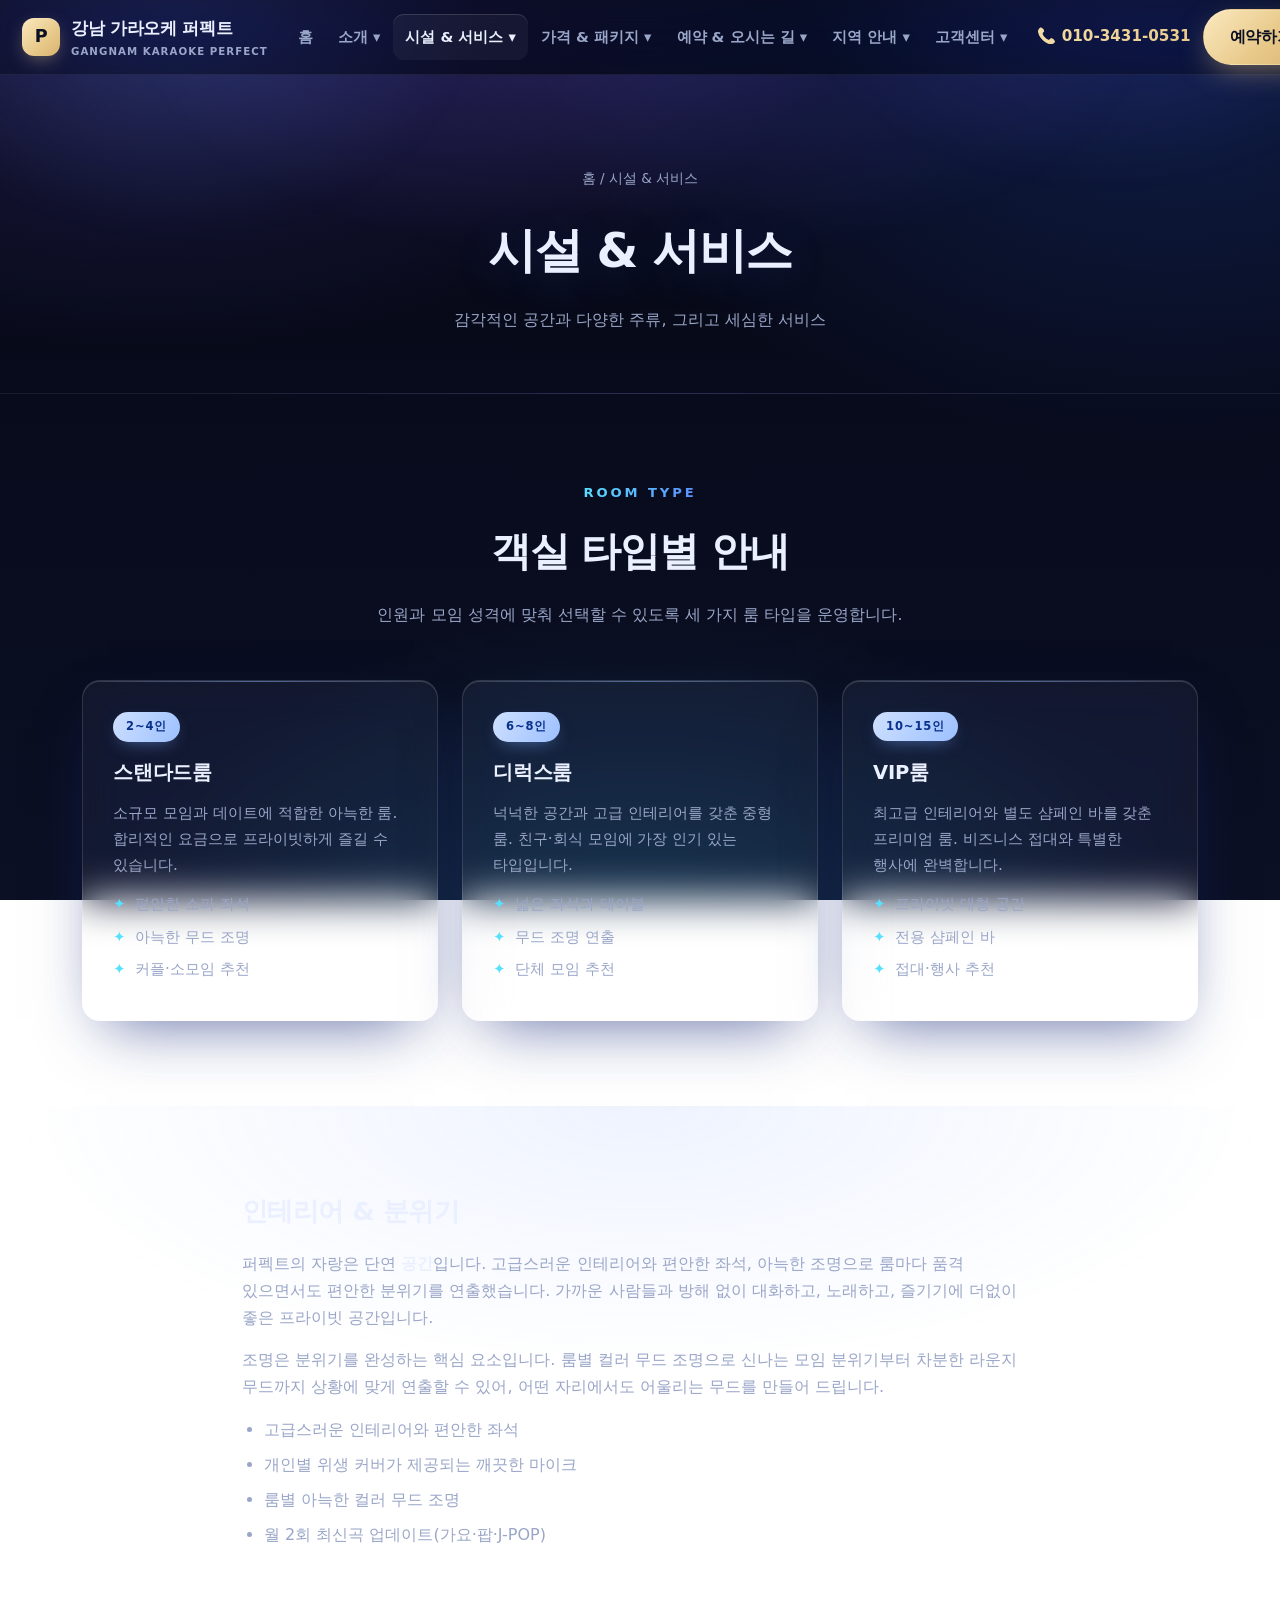
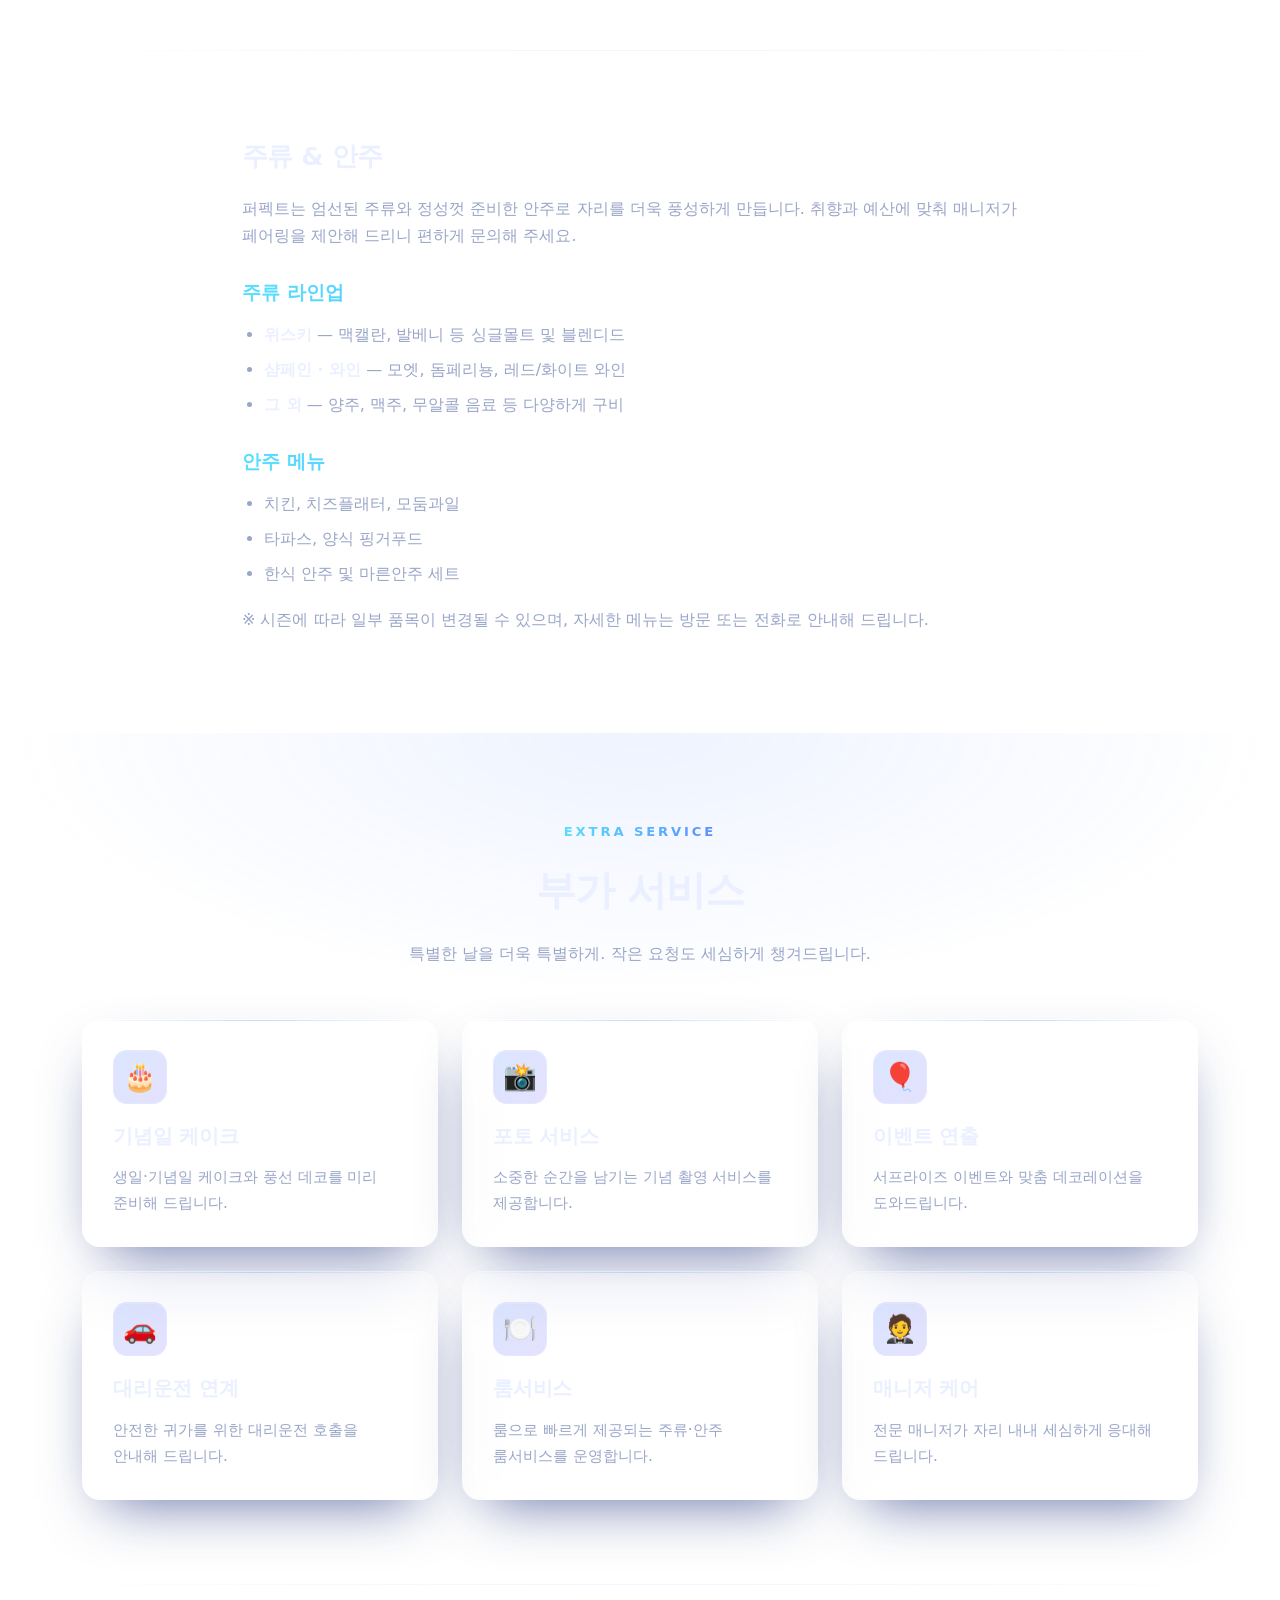
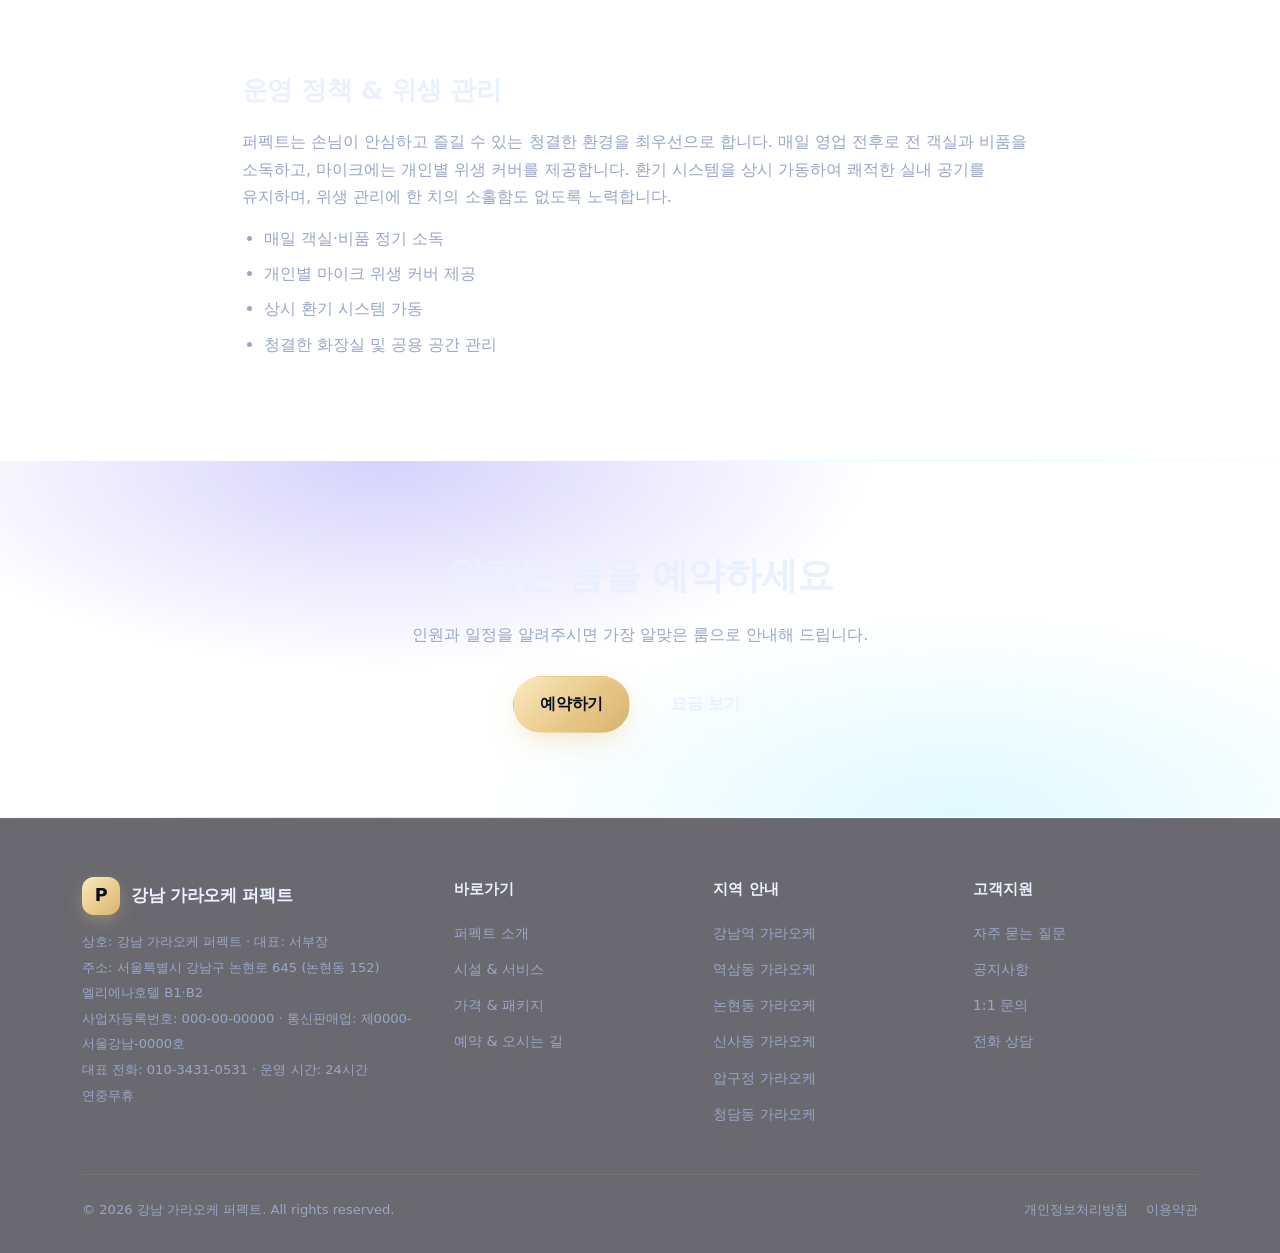
<file: facilities.html>
<!DOCTYPE html>
<html lang="ko">
<head>
  <meta charset="UTF-8" />
  <meta name="viewport" content="width=device-width, initial-scale=1.0" />
  <meta name="theme-color" content="#05060f" />
  <link rel="icon" href="favicon.svg" type="image/svg+xml" />
  <link rel="icon" href="favicon.ico" sizes="any" />
  <link rel="apple-touch-icon" href="apple-touch-icon.png" />
  <title>시설 &amp; 서비스 ㅣ 강남 가라오케 퍼펙트 ㅣ 서부장 24시 010-3431-0531</title>
  <meta name="description" content="강남 가라오케 퍼펙트의 객실 타입, 인테리어·분위기, 주류·안주 메뉴, 부가 서비스와 위생 관리 정책을 안내합니다. 스탠다드·디럭스·VIP룸과 프라이빗한 공간." />
  <link rel="canonical" href="https://perfectbest365.com/facilities.html" />
  <meta name="robots" content="index, follow, max-image-preview:large, max-snippet:-1" />
  <meta name="author" content="강남 가라오케 퍼펙트 운영팀" />
  <meta property="og:type" content="article" />
  <meta property="og:site_name" content="강남 가라오케 퍼펙트" />
  <meta property="og:title" content="시설 & 서비스 ㅣ 강남 가라오케 퍼펙트" />
  <meta property="og:description" content="객실 타입, 인테리어·분위기, 주류·안주 메뉴, 부가 서비스와 위생 관리 정책 안내." />
  <meta property="og:url" content="https://perfectbest365.com/facilities.html" />
  <meta property="og:image" content="https://perfectbest365.com/images/og.jpg" />
  <meta property="og:locale" content="ko_KR" />
  <meta name="twitter:card" content="summary_large_image" />
  <meta name="twitter:image" content="https://perfectbest365.com/images/og.jpg" />
  <link rel="stylesheet" href="css/style.css" />
  <link rel="alternate" type="application/rss+xml" title="강남 가라오케 퍼펙트 RSS" href="https://perfectbest365.com/rss.xml" />
  <script type="application/ld+json">
  {
    "@context": "https://schema.org",
    "@type": "BreadcrumbList",
    "itemListElement": [
      {"@type": "ListItem", "position": 1, "name": "홈", "item": "https://perfectbest365.com/"},
      {"@type": "ListItem", "position": 2, "name": "시설 & 서비스", "item": "https://perfectbest365.com/facilities.html"}
    ]
  }
  </script>
  <script type="application/ld+json">
  {
    "@context": "https://schema.org",
    "@type": "BarOrPub",
    "@id": "https://perfectbest365.com/#business",
    "name": "강남 가라오케 퍼펙트",
    "alternateName": "강남 가라오케 퍼펙트 서부장",
    "description": "강남 논현동의 프리미엄 가라오케. 깔끔한 프라이빗 룸과 다양한 주류, 친절한 서비스를 제공합니다.",
    "url": "https://perfectbest365.com/facilities.html",
    "telephone": "+82-10-3431-0531",
    "image": "https://perfectbest365.com/images/og.jpg",
    "logo": "https://perfectbest365.com/apple-touch-icon.png",
    "priceRange": "₩₩₩",
    "currenciesAccepted": "KRW",
    "paymentAccepted": "현금, 신용카드",
    "smokingAllowed": false,
    "areaServed": [
      "강남구",
      "논현동",
      "역삼동",
      "신사동",
      "강남역",
      "압구정동",
      "청담동",
      "삼성동",
      "선릉"
    ],
    "address": {
      "@type": "PostalAddress",
      "streetAddress": "논현로 645 엘리에나호텔 B1, B2",
      "addressLocality": "강남구",
      "addressRegion": "서울특별시",
      "postalCode": "06105",
      "addressCountry": "KR"
    },
    "geo": {
      "@type": "GeoCoordinates",
      "latitude": 37.517,
      "longitude": 127.0381
    },
    "hasMap": "https://maps.google.com/?q=서울+강남구+논현로+645",
    "openingHoursSpecification": {
      "@type": "OpeningHoursSpecification",
      "dayOfWeek": [
        "Monday",
        "Tuesday",
        "Wednesday",
        "Thursday",
        "Friday",
        "Saturday",
        "Sunday"
      ],
      "opens": "00:00",
      "closes": "23:59"
    },
    "aggregateRating": {
      "@type": "AggregateRating",
      "ratingValue": "4.8",
      "reviewCount": "217",
      "bestRating": "5",
      "worstRating": "1"
    },
    "review": [
      {
        "@type": "Review",
        "author": {
          "@type": "Person",
          "name": "김**"
        },
        "datePublished": "2026-05-01",
        "reviewRating": {
          "@type": "Rating",
          "ratingValue": "5",
          "bestRating": "5"
        },
        "reviewBody": "룸이 깔끔하고 분위기가 좋아요. 일행끼리 방해 없이 신나게 놀았습니다. 매니저님도 친절하셨어요."
      },
      {
        "@type": "Review",
        "author": {
          "@type": "Person",
          "name": "이**"
        },
        "datePublished": "2026-04-01",
        "reviewRating": {
          "@type": "Rating",
          "ratingValue": "5",
          "bestRating": "5"
        },
        "reviewBody": "비즈니스 접대로 VIP룸 이용했는데 분위기와 서비스 모두 만족스러웠습니다. 다음에도 예약할게요."
      },
      {
        "@type": "Review",
        "author": {
          "@type": "Person",
          "name": "박**"
        },
        "datePublished": "2026-03-01",
        "reviewRating": {
          "@type": "Rating",
          "ratingValue": "4",
          "bestRating": "5"
        },
        "reviewBody": "인테리어가 고급스럽고 깔끔해요. 생일 이벤트 준비도 세심하게 챙겨주셔서 감동했습니다."
      }
    ],
    "hasOfferCatalog": {
      "@type": "OfferCatalog",
      "name": "룸 & 패키지",
      "itemListElement": [
        {
          "@type": "Offer",
          "itemOffered": {
            "@type": "Service",
            "name": "스탠다드룸 (2~4인)"
          },
          "priceCurrency": "KRW"
        },
        {
          "@type": "Offer",
          "itemOffered": {
            "@type": "Service",
            "name": "디럭스룸 (6~8인)"
          },
          "priceCurrency": "KRW"
        },
        {
          "@type": "Offer",
          "itemOffered": {
            "@type": "Service",
            "name": "VIP룸 (10~15인)"
          },
          "priceCurrency": "KRW"
        },
        {
          "@type": "Offer",
          "itemOffered": {
            "@type": "Service",
            "name": "퍼펙트 데이트 패키지"
          },
          "priceCurrency": "KRW"
        },
        {
          "@type": "Offer",
          "itemOffered": {
            "@type": "Service",
            "name": "비즈니스 VIP 접대 패키지"
          },
          "priceCurrency": "KRW"
        },
        {
          "@type": "Offer",
          "itemOffered": {
            "@type": "Service",
            "name": "올나이터 패키지"
          },
          "priceCurrency": "KRW"
        }
      ]
    }
  }
  </script>
</head>
<body>

  <header class="site-header">
    <div class="container nav">
      <a class="brand" href="index.html">
        <span class="logo-mark">P</span>
        <span>강남 가라오케 퍼펙트<small>GANGNAM KARAOKE PERFECT</small></span>
      </a>
      <nav aria-label="주 메뉴">
        <ul class="nav-menu">
          <li><a href="index.html">홈</a></li>
          <li class="has-sub">
            <a href="about.html">소개 ▾</a>
            <ul class="submenu">
              <li><a href="about.html">퍼펙트 소개</a></li>
              <li><a href="about.html#vision">비전 &amp; 미션</a></li>
              <li><a href="about.html#history">연혁 &amp; 수상</a></li>
            </ul>
          </li>
          <li class="has-sub current">
            <a href="facilities.html">시설 &amp; 서비스 ▾</a>
            <ul class="submenu">
              <li><a href="facilities.html#rooms">객실 타입</a></li>
              <li><a href="facilities.html#sound">인테리어 &amp; 분위기</a></li>
              <li><a href="facilities.html#drinks">주류 &amp; 안주</a></li>
              <li><a href="facilities.html#extra">부가 서비스</a></li>
            </ul>
          </li>
          <li class="has-sub">
            <a href="pricing.html">가격 &amp; 패키지 ▾</a>
            <ul class="submenu">
              <li><a href="pricing.html#hourly">시간별 요금</a></li>
              <li><a href="pricing.html#packages">이벤트 패키지</a></li>
              <li><a href="pricing.html#group">단체 &amp; 비즈니스</a></li>
            </ul>
          </li>
          <li class="has-sub">
            <a href="reservation.html">예약 &amp; 오시는 길 ▾</a>
            <ul class="submenu">
              <li><a href="reservation.html#book">예약하기</a></li>
              <li><a href="reservation.html#location">위치 &amp; 교통</a></li>
              <li><a href="reservation.html#parking">주차 정보</a></li>
            </ul>
          </li>
          <li class="has-sub">
            <a href="areas.html">지역 안내 ▾</a>
            <ul class="submenu">
              <li><a href="area-gangnam-station.html">강남역 가라오케</a></li>
              <li><a href="area-yeoksam.html">역삼동 가라오케</a></li>
              <li><a href="area-nonhyeon.html">논현동 가라오케</a></li>
              <li><a href="area-sinsa.html">신사동 가라오케</a></li>
              <li><a href="area-apgujeong.html">압구정 가라오케</a></li>
              <li><a href="area-cheongdam.html">청담동 가라오케</a></li>
              <li><a href="area-samseong.html">삼성·선릉 가라오케</a></li>
            </ul>
          </li>
          <li class="has-sub">
            <a href="support.html">고객센터 ▾</a>
            <ul class="submenu">
              <li><a href="support.html#faq">자주 묻는 질문</a></li>
              <li><a href="support.html#notice">공지사항</a></li>
              <li><a href="support.html#contact">1:1 문의</a></li>
            </ul>
          </li>
        </ul>
      </nav>
      <div class="nav-cta">
        <span class="nav-phone">📞 010-3431-0531</span>
        <a class="btn btn-gold" href="reservation.html">예약하기</a>
        <button class="nav-toggle" aria-label="메뉴 열기" aria-expanded="false">☰</button>
      </div>
    </div>
  </header>

  <section class="page-hero">
    <div class="container">
      <div class="breadcrumb"><a href="index.html">홈</a> / 시설 &amp; 서비스</div>
      <h1>시설 &amp; 서비스</h1>
      <p>감각적인 공간과 다양한 주류, 그리고 세심한 서비스</p>
    </div>
  </section>

  <!-- 객실 타입 -->
  <section class="section" id="rooms">
    <div class="container">
      <div class="section-head">
        <span class="kicker">Room Type</span>
        <h2>객실 타입별 안내</h2>
        <p>인원과 모임 성격에 맞춰 선택할 수 있도록 세 가지 룸 타입을 운영합니다.</p>
      </div>
      <div class="grid grid-3">
        <div class="card">
          <span class="badge">2~4인</span>
          <h3>스탠다드룸</h3>
          <p>소규모 모임과 데이트에 적합한 아늑한 룸. 합리적인 요금으로 프라이빗하게 즐길 수 있습니다.</p>
          <ul>
            <li>편안한 소파 좌석</li>
            <li>아늑한 무드 조명</li>
            <li>커플·소모임 추천</li>
          </ul>
        </div>
        <div class="card">
          <span class="badge">6~8인</span>
          <h3>디럭스룸</h3>
          <p>넉넉한 공간과 고급 인테리어를 갖춘 중형 룸. 친구·회식 모임에 가장 인기 있는 타입입니다.</p>
          <ul>
            <li>넓은 좌석과 테이블</li>
            <li>무드 조명 연출</li>
            <li>단체 모임 추천</li>
          </ul>
        </div>
        <div class="card">
          <span class="badge">10~15인</span>
          <h3>VIP룸</h3>
          <p>최고급 인테리어와 별도 샴페인 바를 갖춘 프리미엄 룸. 비즈니스 접대와 특별한 행사에 완벽합니다.</p>
          <ul>
            <li>프라이빗 대형 공간</li>
            <li>전용 샴페인 바</li>
            <li>접대·행사 추천</li>
          </ul>
        </div>
      </div>
    </div>
  </section>

  <!-- 인테리어 & 분위기 -->
  <section class="section alt" id="sound">
    <div class="container prose">
      <h2>인테리어 &amp; 분위기</h2>
      <p>
        퍼펙트의 자랑은 단연 <strong>공간</strong>입니다. 고급스러운 인테리어와 편안한 좌석, 아늑한 조명으로
        룸마다 품격 있으면서도 편안한 분위기를 연출했습니다. 가까운 사람들과 방해 없이 대화하고,
        노래하고, 즐기기에 더없이 좋은 프라이빗 공간입니다.
      </p>
      <p>
        조명은 분위기를 완성하는 핵심 요소입니다. 룸별 컬러 무드 조명으로 신나는 모임 분위기부터
        차분한 라운지 무드까지 상황에 맞게 연출할 수 있어, 어떤 자리에서도 어울리는 무드를 만들어 드립니다.
      </p>
      <ul>
        <li>고급스러운 인테리어와 편안한 좌석</li>
        <li>개인별 위생 커버가 제공되는 깨끗한 마이크</li>
        <li>룸별 아늑한 컬러 무드 조명</li>
        <li>월 2회 최신곡 업데이트(가요·팝·J-POP)</li>
      </ul>
    </div>
  </section>

  <!-- 주류 & 안주 -->
  <section class="section" id="drinks">
    <div class="container prose">
      <h2>주류 &amp; 안주</h2>
      <p>
        퍼펙트는 엄선된 주류와 정성껏 준비한 안주로 자리를 더욱 풍성하게 만듭니다. 취향과 예산에 맞춰
        매니저가 페어링을 제안해 드리니 편하게 문의해 주세요.
      </p>
      <h3>주류 라인업</h3>
      <ul>
        <li><strong>위스키</strong> — 맥캘란, 발베니 등 싱글몰트 및 블렌디드</li>
        <li><strong>샴페인 · 와인</strong> — 모엣, 돔페리뇽, 레드/화이트 와인</li>
        <li><strong>그 외</strong> — 양주, 맥주, 무알콜 음료 등 다양하게 구비</li>
      </ul>
      <h3>안주 메뉴</h3>
      <ul>
        <li>치킨, 치즈플래터, 모둠과일</li>
        <li>타파스, 양식 핑거푸드</li>
        <li>한식 안주 및 마른안주 세트</li>
      </ul>
      <p class="muted">※ 시즌에 따라 일부 품목이 변경될 수 있으며, 자세한 메뉴는 방문 또는 전화로 안내해 드립니다.</p>
    </div>
  </section>

  <!-- 부가 서비스 -->
  <section class="section alt" id="extra">
    <div class="container">
      <div class="section-head">
        <span class="kicker">Extra Service</span>
        <h2>부가 서비스</h2>
        <p>특별한 날을 더욱 특별하게. 작은 요청도 세심하게 챙겨드립니다.</p>
      </div>
      <div class="grid grid-3">
        <div class="card"><div class="ico">🎂</div><h3>기념일 케이크</h3><p>생일·기념일 케이크와 풍선 데코를 미리 준비해 드립니다.</p></div>
        <div class="card"><div class="ico">📸</div><h3>포토 서비스</h3><p>소중한 순간을 남기는 기념 촬영 서비스를 제공합니다.</p></div>
        <div class="card"><div class="ico">🎈</div><h3>이벤트 연출</h3><p>서프라이즈 이벤트와 맞춤 데코레이션을 도와드립니다.</p></div>
        <div class="card"><div class="ico">🚗</div><h3>대리운전 연계</h3><p>안전한 귀가를 위한 대리운전 호출을 안내해 드립니다.</p></div>
        <div class="card"><div class="ico">🍽️</div><h3>룸서비스</h3><p>룸으로 빠르게 제공되는 주류·안주 룸서비스를 운영합니다.</p></div>
        <div class="card"><div class="ico">🤵</div><h3>매니저 케어</h3><p>전문 매니저가 자리 내내 세심하게 응대해 드립니다.</p></div>
      </div>
    </div>
  </section>

  <!-- 위생 관리 -->
  <section class="section">
    <div class="container prose">
      <h2>운영 정책 &amp; 위생 관리</h2>
      <p>
        퍼펙트는 손님이 안심하고 즐길 수 있는 청결한 환경을 최우선으로 합니다. 매일 영업 전후로
        전 객실과 비품을 소독하고, 마이크에는 개인별 위생 커버를 제공합니다. 환기 시스템을 상시 가동하여
        쾌적한 실내 공기를 유지하며, 위생 관리에 한 치의 소홀함도 없도록 노력합니다.
      </p>
      <ul>
        <li>매일 객실·비품 정기 소독</li>
        <li>개인별 마이크 위생 커버 제공</li>
        <li>상시 환기 시스템 가동</li>
        <li>청결한 화장실 및 공용 공간 관리</li>
      </ul>
    </div>
  </section>

  <section class="cta-band">
    <div class="container">
      <h2>원하는 룸을 예약하세요</h2>
      <p>인원과 일정을 알려주시면 가장 알맞은 룸으로 안내해 드립니다.</p>
      <div class="hero-actions">
        <a class="btn btn-gold" href="reservation.html">예약하기</a>
        <a class="btn btn-line" href="pricing.html">요금 보기</a>
      </div>
    </div>
  </section>

  <footer class="site-footer">
    <div class="container">
      <div class="footer-grid">
        <div>
          <div class="brand" style="margin-bottom:14px;">
            <span class="logo-mark">P</span><span>강남 가라오케 퍼펙트</span>
          </div>
          <p class="footer-biz">
            상호: 강남 가라오케 퍼펙트 · 대표: 서부장<br />
            주소: 서울특별시 강남구 논현로 645 (논현동 152) 엘리에나호텔 B1·B2<br />
            사업자등록번호: 000-00-00000 · 통신판매업: 제0000-서울강남-0000호<br />
            대표 전화: 010-3431-0531 · 운영 시간: 24시간 연중무휴
          </p>
        </div>
        <div>
          <h4>바로가기</h4>
          <ul>
            <li><a href="about.html">퍼펙트 소개</a></li>
            <li><a href="facilities.html">시설 &amp; 서비스</a></li>
            <li><a href="pricing.html">가격 &amp; 패키지</a></li>
            <li><a href="reservation.html">예약 &amp; 오시는 길</a></li>
          </ul>
        </div>
        <div>
          <h4>지역 안내</h4>
          <ul>
            <li><a href="area-gangnam-station.html">강남역 가라오케</a></li>
            <li><a href="area-yeoksam.html">역삼동 가라오케</a></li>
            <li><a href="area-nonhyeon.html">논현동 가라오케</a></li>
            <li><a href="area-sinsa.html">신사동 가라오케</a></li>
            <li><a href="area-apgujeong.html">압구정 가라오케</a></li>
            <li><a href="area-cheongdam.html">청담동 가라오케</a></li>
          </ul>
        </div>
        <div>
          <h4>고객지원</h4>
          <ul>
            <li><a href="support.html#faq">자주 묻는 질문</a></li>
            <li><a href="support.html#notice">공지사항</a></li>
            <li><a href="support.html#contact">1:1 문의</a></li>
            <li><a href="tel:01034310531">전화 상담</a></li>
          </ul>
        </div>
      </div>
      <div class="footer-bottom">
        <span>&copy; <span id="year">2026</span> 강남 가라오케 퍼펙트. All rights reserved.</span>
        <span class="links">
          <a href="support.html#privacy">개인정보처리방침</a>
          <a href="support.html#terms">이용약관</a>
        </span>
      </div>
    </div>
  </footer>

  <a class="fab-call" href="tel:01034310531">📞 전화예약</a>
  <script src="js/main.js"></script>
</body>
</html>
</file>
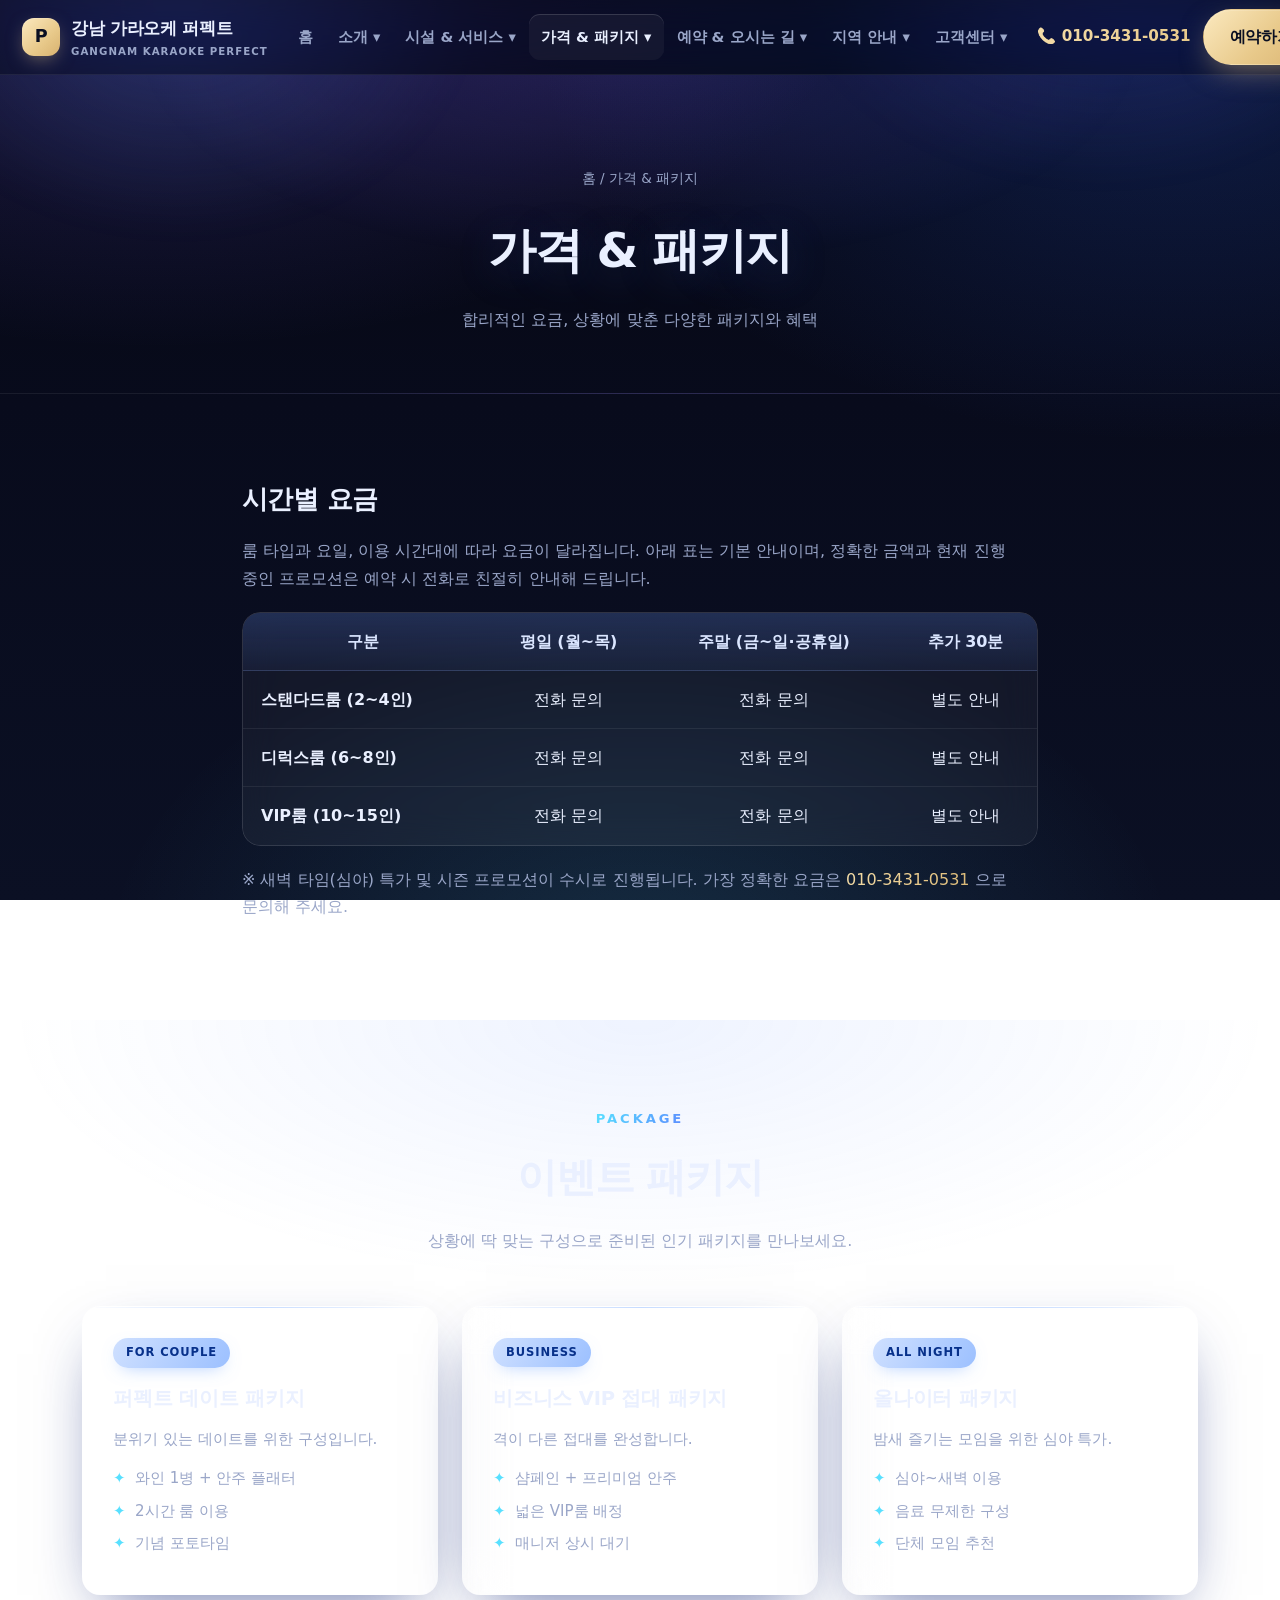
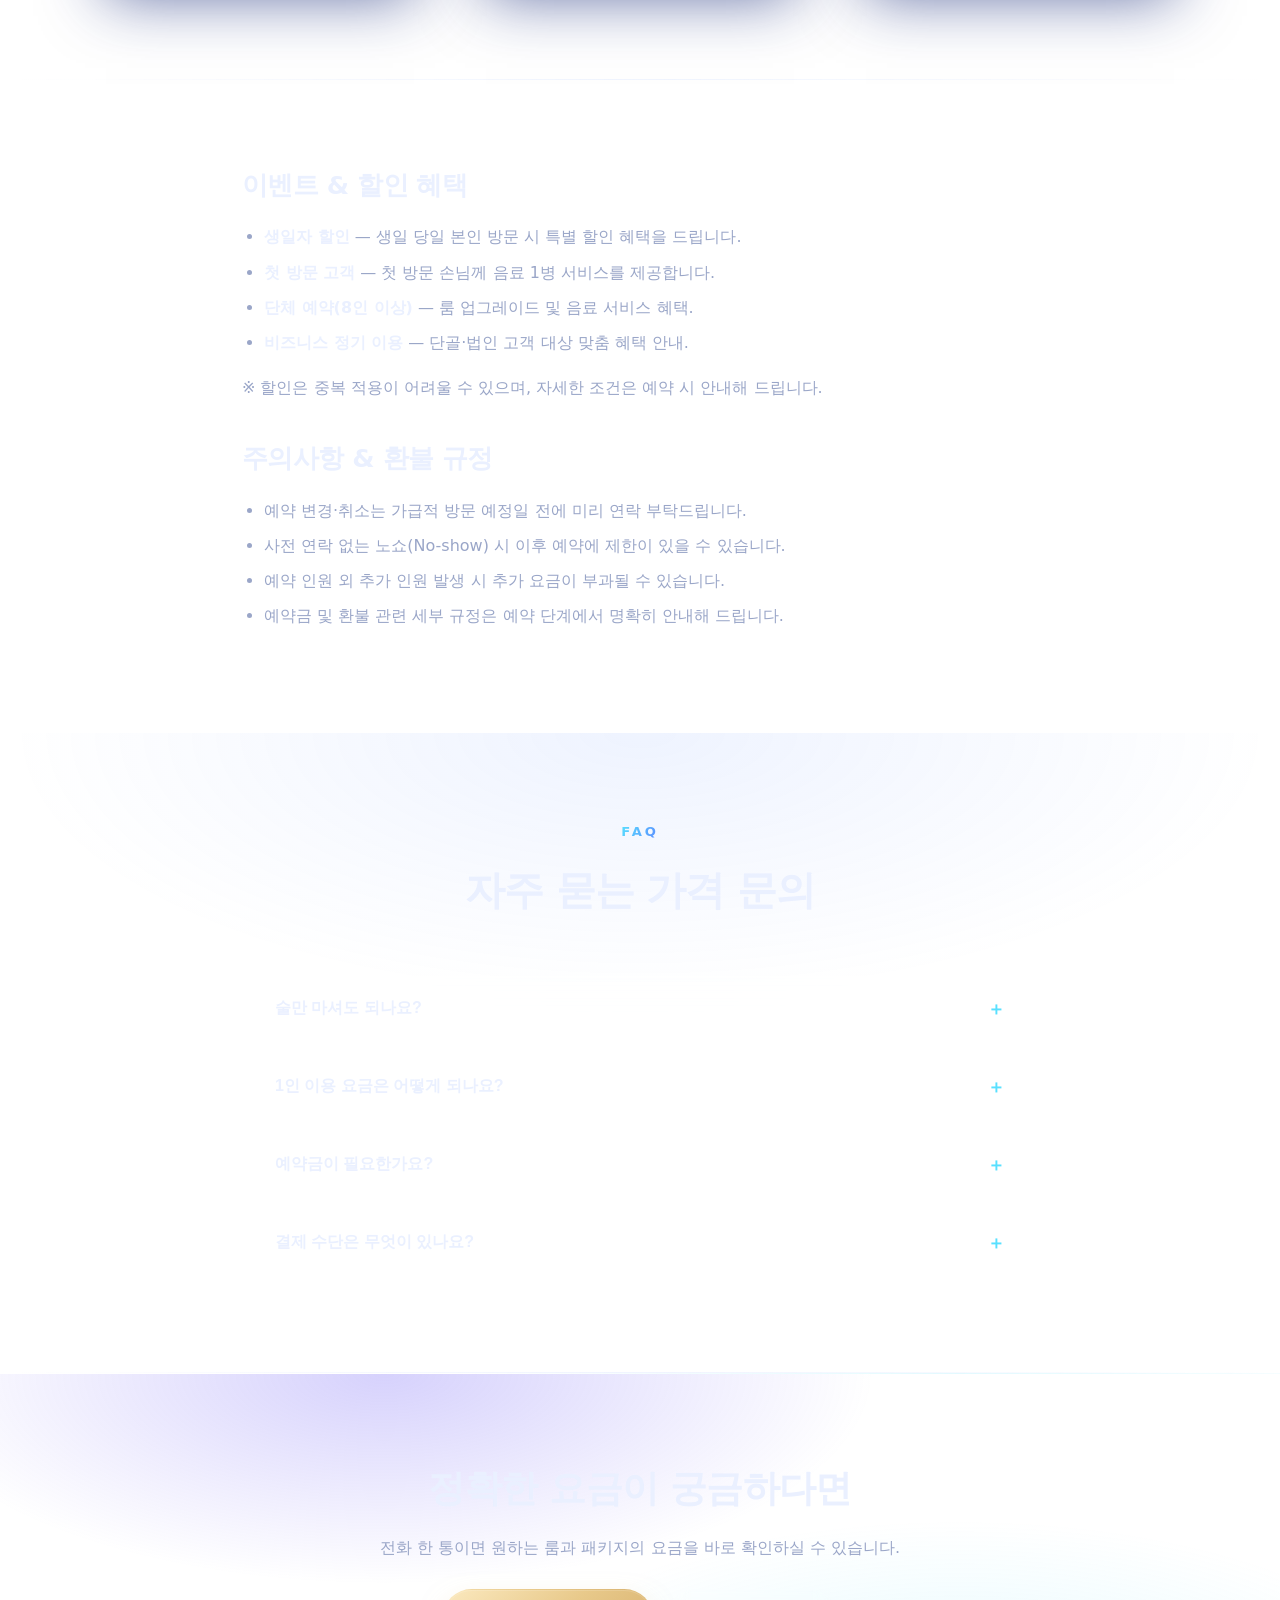
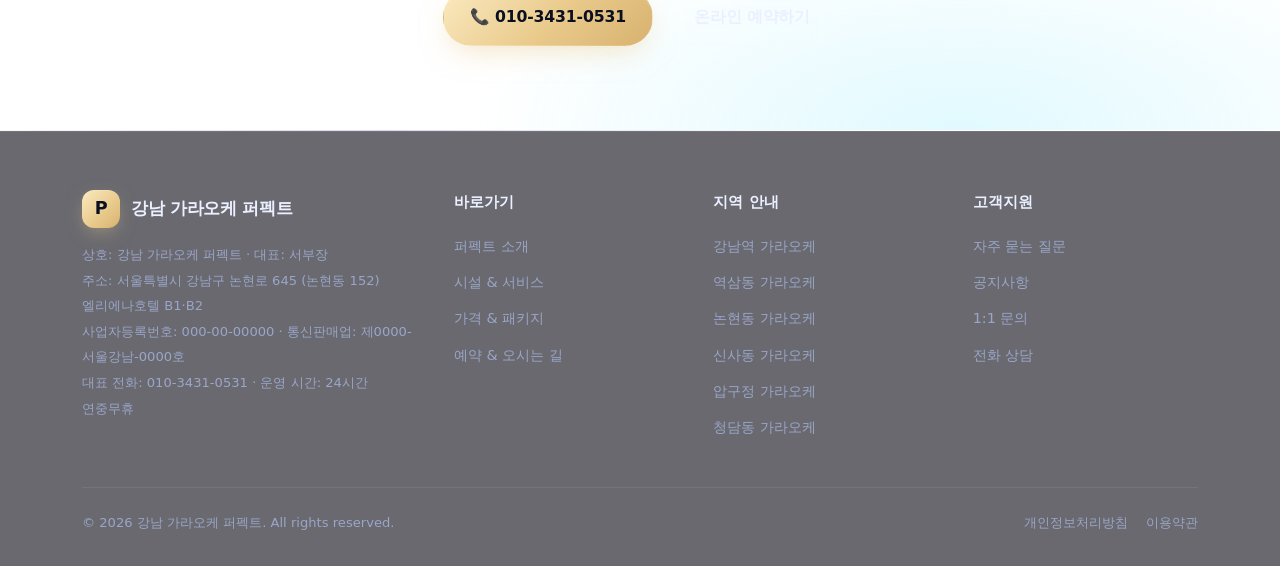
<file: pricing.html>
<!DOCTYPE html>
<html lang="ko">
<head>
  <meta charset="UTF-8" />
  <meta name="viewport" content="width=device-width, initial-scale=1.0" />
  <meta name="theme-color" content="#05060f" />
  <link rel="icon" href="favicon.svg" type="image/svg+xml" />
  <link rel="icon" href="favicon.ico" sizes="any" />
  <link rel="apple-touch-icon" href="apple-touch-icon.png" />
  <title>가격 &amp; 패키지 ㅣ 강남 가라오케 퍼펙트 ㅣ 서부장 24시 010-3431-0531</title>
  <meta name="description" content="강남 가라오케 퍼펙트의 시간별 요금, 데이트·비즈니스·올나이트 패키지, 단체 할인 및 환불 규정을 안내합니다. 합리적인 요금과 다양한 혜택." />
  <link rel="canonical" href="https://perfectbest365.com/pricing.html" />
  <meta name="robots" content="index, follow, max-image-preview:large, max-snippet:-1" />
  <meta name="author" content="강남 가라오케 퍼펙트 운영팀" />
  <meta property="og:type" content="article" />
  <meta property="og:site_name" content="강남 가라오케 퍼펙트" />
  <meta property="og:title" content="가격 & 패키지 ㅣ 강남 가라오케 퍼펙트" />
  <meta property="og:description" content="시간별 요금, 데이트·비즈니스·올나이트 패키지, 단체 할인 및 환불 규정 안내." />
  <meta property="og:url" content="https://perfectbest365.com/pricing.html" />
  <meta property="og:image" content="https://perfectbest365.com/images/og.jpg" />
  <meta property="og:locale" content="ko_KR" />
  <meta name="twitter:card" content="summary_large_image" />
  <meta name="twitter:image" content="https://perfectbest365.com/images/og.jpg" />
  <link rel="stylesheet" href="css/style.css" />
  <link rel="alternate" type="application/rss+xml" title="강남 가라오케 퍼펙트 RSS" href="https://perfectbest365.com/rss.xml" />
  <script type="application/ld+json">
  {
    "@context": "https://schema.org",
    "@type": "BreadcrumbList",
    "itemListElement": [
      {"@type": "ListItem", "position": 1, "name": "홈", "item": "https://perfectbest365.com/"},
      {"@type": "ListItem", "position": 2, "name": "가격 & 패키지", "item": "https://perfectbest365.com/pricing.html"}
    ]
  }
  </script>
  <script type="application/ld+json">
  {
    "@context": "https://schema.org",
    "@type": "BarOrPub",
    "@id": "https://perfectbest365.com/#business",
    "name": "강남 가라오케 퍼펙트",
    "alternateName": "강남 가라오케 퍼펙트 서부장",
    "description": "강남 논현동의 프리미엄 가라오케. 깔끔한 프라이빗 룸과 다양한 주류, 친절한 서비스를 제공합니다.",
    "url": "https://perfectbest365.com/pricing.html",
    "telephone": "+82-10-3431-0531",
    "image": "https://perfectbest365.com/images/og.jpg",
    "logo": "https://perfectbest365.com/apple-touch-icon.png",
    "priceRange": "₩₩₩",
    "currenciesAccepted": "KRW",
    "paymentAccepted": "현금, 신용카드",
    "smokingAllowed": false,
    "areaServed": [
      "강남구",
      "논현동",
      "역삼동",
      "신사동",
      "강남역",
      "압구정동",
      "청담동",
      "삼성동",
      "선릉"
    ],
    "address": {
      "@type": "PostalAddress",
      "streetAddress": "논현로 645 엘리에나호텔 B1, B2",
      "addressLocality": "강남구",
      "addressRegion": "서울특별시",
      "postalCode": "06105",
      "addressCountry": "KR"
    },
    "geo": {
      "@type": "GeoCoordinates",
      "latitude": 37.517,
      "longitude": 127.0381
    },
    "hasMap": "https://maps.google.com/?q=서울+강남구+논현로+645",
    "openingHoursSpecification": {
      "@type": "OpeningHoursSpecification",
      "dayOfWeek": [
        "Monday",
        "Tuesday",
        "Wednesday",
        "Thursday",
        "Friday",
        "Saturday",
        "Sunday"
      ],
      "opens": "00:00",
      "closes": "23:59"
    },
    "aggregateRating": {
      "@type": "AggregateRating",
      "ratingValue": "4.8",
      "reviewCount": "217",
      "bestRating": "5",
      "worstRating": "1"
    },
    "review": [
      {
        "@type": "Review",
        "author": {
          "@type": "Person",
          "name": "김**"
        },
        "datePublished": "2026-05-01",
        "reviewRating": {
          "@type": "Rating",
          "ratingValue": "5",
          "bestRating": "5"
        },
        "reviewBody": "룸이 깔끔하고 분위기가 좋아요. 일행끼리 방해 없이 신나게 놀았습니다. 매니저님도 친절하셨어요."
      },
      {
        "@type": "Review",
        "author": {
          "@type": "Person",
          "name": "이**"
        },
        "datePublished": "2026-04-01",
        "reviewRating": {
          "@type": "Rating",
          "ratingValue": "5",
          "bestRating": "5"
        },
        "reviewBody": "비즈니스 접대로 VIP룸 이용했는데 분위기와 서비스 모두 만족스러웠습니다. 다음에도 예약할게요."
      },
      {
        "@type": "Review",
        "author": {
          "@type": "Person",
          "name": "박**"
        },
        "datePublished": "2026-03-01",
        "reviewRating": {
          "@type": "Rating",
          "ratingValue": "4",
          "bestRating": "5"
        },
        "reviewBody": "인테리어가 고급스럽고 깔끔해요. 생일 이벤트 준비도 세심하게 챙겨주셔서 감동했습니다."
      }
    ],
    "hasOfferCatalog": {
      "@type": "OfferCatalog",
      "name": "룸 & 패키지",
      "itemListElement": [
        {
          "@type": "Offer",
          "itemOffered": {
            "@type": "Service",
            "name": "스탠다드룸 (2~4인)"
          },
          "priceCurrency": "KRW"
        },
        {
          "@type": "Offer",
          "itemOffered": {
            "@type": "Service",
            "name": "디럭스룸 (6~8인)"
          },
          "priceCurrency": "KRW"
        },
        {
          "@type": "Offer",
          "itemOffered": {
            "@type": "Service",
            "name": "VIP룸 (10~15인)"
          },
          "priceCurrency": "KRW"
        },
        {
          "@type": "Offer",
          "itemOffered": {
            "@type": "Service",
            "name": "퍼펙트 데이트 패키지"
          },
          "priceCurrency": "KRW"
        },
        {
          "@type": "Offer",
          "itemOffered": {
            "@type": "Service",
            "name": "비즈니스 VIP 접대 패키지"
          },
          "priceCurrency": "KRW"
        },
        {
          "@type": "Offer",
          "itemOffered": {
            "@type": "Service",
            "name": "올나이터 패키지"
          },
          "priceCurrency": "KRW"
        }
      ]
    }
  }
  </script>
  <script type="application/ld+json">
  {
    "@context": "https://schema.org",
    "@type": "FAQPage",
    "mainEntity": [
      {
        "@type": "Question",
        "name": "술만 마셔도 되나요?",
        "acceptedAnswer": {
          "@type": "Answer",
          "text": "네, 노래 없이 주류와 안주만 즐기셔도 좋습니다. 룸 이용 요금 기준으로 안내해 드리니 편하게 문의해 주세요."
        }
      },
      {
        "@type": "Question",
        "name": "1인 이용 요금은 어떻게 되나요?",
        "acceptedAnswer": {
          "@type": "Answer",
          "text": "1인 이용도 가능합니다. 룸 타입과 시간대에 따라 요금이 정해지며, 자세한 금액은 전화로 안내해 드립니다."
        }
      },
      {
        "@type": "Question",
        "name": "예약금이 필요한가요?",
        "acceptedAnswer": {
          "@type": "Answer",
          "text": "단체·VIP 예약 등 일부 경우 예약금이 필요할 수 있습니다. 예약 단계에서 명확히 안내드리며, 환불 규정도 함께 설명해 드립니다."
        }
      },
      {
        "@type": "Question",
        "name": "결제 수단은 무엇이 있나요?",
        "acceptedAnswer": {
          "@type": "Answer",
          "text": "현금 및 카드 결제가 가능합니다. 자세한 사항은 방문 시 또는 전화로 문의해 주세요."
        }
      }
    ]
  }
  </script>
</head>
<body>

  <header class="site-header">
    <div class="container nav">
      <a class="brand" href="index.html">
        <span class="logo-mark">P</span>
        <span>강남 가라오케 퍼펙트<small>GANGNAM KARAOKE PERFECT</small></span>
      </a>
      <nav aria-label="주 메뉴">
        <ul class="nav-menu">
          <li><a href="index.html">홈</a></li>
          <li class="has-sub">
            <a href="about.html">소개 ▾</a>
            <ul class="submenu">
              <li><a href="about.html">퍼펙트 소개</a></li>
              <li><a href="about.html#vision">비전 &amp; 미션</a></li>
              <li><a href="about.html#history">연혁 &amp; 수상</a></li>
            </ul>
          </li>
          <li class="has-sub">
            <a href="facilities.html">시설 &amp; 서비스 ▾</a>
            <ul class="submenu">
              <li><a href="facilities.html#rooms">객실 타입</a></li>
              <li><a href="facilities.html#sound">인테리어 &amp; 분위기</a></li>
              <li><a href="facilities.html#drinks">주류 &amp; 안주</a></li>
              <li><a href="facilities.html#extra">부가 서비스</a></li>
            </ul>
          </li>
          <li class="has-sub current">
            <a href="pricing.html">가격 &amp; 패키지 ▾</a>
            <ul class="submenu">
              <li><a href="pricing.html#hourly">시간별 요금</a></li>
              <li><a href="pricing.html#packages">이벤트 패키지</a></li>
              <li><a href="pricing.html#group">단체 &amp; 비즈니스</a></li>
            </ul>
          </li>
          <li class="has-sub">
            <a href="reservation.html">예약 &amp; 오시는 길 ▾</a>
            <ul class="submenu">
              <li><a href="reservation.html#book">예약하기</a></li>
              <li><a href="reservation.html#location">위치 &amp; 교통</a></li>
              <li><a href="reservation.html#parking">주차 정보</a></li>
            </ul>
          </li>
          <li class="has-sub">
            <a href="areas.html">지역 안내 ▾</a>
            <ul class="submenu">
              <li><a href="area-gangnam-station.html">강남역 가라오케</a></li>
              <li><a href="area-yeoksam.html">역삼동 가라오케</a></li>
              <li><a href="area-nonhyeon.html">논현동 가라오케</a></li>
              <li><a href="area-sinsa.html">신사동 가라오케</a></li>
              <li><a href="area-apgujeong.html">압구정 가라오케</a></li>
              <li><a href="area-cheongdam.html">청담동 가라오케</a></li>
              <li><a href="area-samseong.html">삼성·선릉 가라오케</a></li>
            </ul>
          </li>
          <li class="has-sub">
            <a href="support.html">고객센터 ▾</a>
            <ul class="submenu">
              <li><a href="support.html#faq">자주 묻는 질문</a></li>
              <li><a href="support.html#notice">공지사항</a></li>
              <li><a href="support.html#contact">1:1 문의</a></li>
            </ul>
          </li>
        </ul>
      </nav>
      <div class="nav-cta">
        <span class="nav-phone">📞 010-3431-0531</span>
        <a class="btn btn-gold" href="reservation.html">예약하기</a>
        <button class="nav-toggle" aria-label="메뉴 열기" aria-expanded="false">☰</button>
      </div>
    </div>
  </header>

  <section class="page-hero">
    <div class="container">
      <div class="breadcrumb"><a href="index.html">홈</a> / 가격 &amp; 패키지</div>
      <h1>가격 &amp; 패키지</h1>
      <p>합리적인 요금, 상황에 맞춘 다양한 패키지와 혜택</p>
    </div>
  </section>

  <!-- 시간별 요금 -->
  <section class="section" id="hourly">
    <div class="container prose">
      <h2>시간별 요금</h2>
      <p>
        룸 타입과 요일, 이용 시간대에 따라 요금이 달라집니다. 아래 표는 기본 안내이며, 정확한 금액과
        현재 진행 중인 프로모션은 예약 시 전화로 친절히 안내해 드립니다.
      </p>
      <div class="table-wrap">
        <table class="price">
          <thead>
            <tr><th>구분</th><th>평일 (월~목)</th><th>주말 (금~일·공휴일)</th><th>추가 30분</th></tr>
          </thead>
          <tbody>
            <tr><td>스탠다드룸 (2~4인)</td><td>전화 문의</td><td>전화 문의</td><td>별도 안내</td></tr>
            <tr><td>디럭스룸 (6~8인)</td><td>전화 문의</td><td>전화 문의</td><td>별도 안내</td></tr>
            <tr><td>VIP룸 (10~15인)</td><td>전화 문의</td><td>전화 문의</td><td>별도 안내</td></tr>
          </tbody>
        </table>
      </div>
      <p class="muted">
        ※ 새벽 타임(심야) 특가 및 시즌 프로모션이 수시로 진행됩니다. 가장 정확한 요금은
        <a href="tel:01034310531" class="gold">010-3431-0531</a> 으로 문의해 주세요.
      </p>
    </div>
  </section>

  <!-- 패키지 -->
  <section class="section alt" id="packages">
    <div class="container">
      <div class="section-head">
        <span class="kicker">Package</span>
        <h2>이벤트 패키지</h2>
        <p>상황에 딱 맞는 구성으로 준비된 인기 패키지를 만나보세요.</p>
      </div>
      <div class="grid grid-3">
        <div class="card">
          <span class="badge">FOR COUPLE</span>
          <h3>퍼펙트 데이트 패키지</h3>
          <p>분위기 있는 데이트를 위한 구성입니다.</p>
          <ul>
            <li>와인 1병 + 안주 플래터</li>
            <li>2시간 룸 이용</li>
            <li>기념 포토타임</li>
          </ul>
        </div>
        <div class="card">
          <span class="badge">BUSINESS</span>
          <h3>비즈니스 VIP 접대 패키지</h3>
          <p>격이 다른 접대를 완성합니다.</p>
          <ul>
            <li>샴페인 + 프리미엄 안주</li>
            <li>넓은 VIP룸 배정</li>
            <li>매니저 상시 대기</li>
          </ul>
        </div>
        <div class="card">
          <span class="badge">ALL NIGHT</span>
          <h3>올나이터 패키지</h3>
          <p>밤새 즐기는 모임을 위한 심야 특가.</p>
          <ul>
            <li>심야~새벽 이용</li>
            <li>음료 무제한 구성</li>
            <li>단체 모임 추천</li>
          </ul>
        </div>
      </div>
    </div>
  </section>

  <!-- 이벤트 & 할인 / 단체 -->
  <section class="section" id="group">
    <div class="container prose">
      <h2>이벤트 &amp; 할인 혜택</h2>
      <ul>
        <li><strong>생일자 할인</strong> — 생일 당일 본인 방문 시 특별 할인 혜택을 드립니다.</li>
        <li><strong>첫 방문 고객</strong> — 첫 방문 손님께 음료 1병 서비스를 제공합니다.</li>
        <li><strong>단체 예약(8인 이상)</strong> — 룸 업그레이드 및 음료 서비스 혜택.</li>
        <li><strong>비즈니스 정기 이용</strong> — 단골·법인 고객 대상 맞춤 혜택 안내.</li>
      </ul>
      <p class="muted">※ 할인은 중복 적용이 어려울 수 있으며, 자세한 조건은 예약 시 안내해 드립니다.</p>

      <h2 style="margin-top:36px;">주의사항 &amp; 환불 규정</h2>
      <ul>
        <li>예약 변경·취소는 가급적 방문 예정일 전에 미리 연락 부탁드립니다.</li>
        <li>사전 연락 없는 노쇼(No-show) 시 이후 예약에 제한이 있을 수 있습니다.</li>
        <li>예약 인원 외 추가 인원 발생 시 추가 요금이 부과될 수 있습니다.</li>
        <li>예약금 및 환불 관련 세부 규정은 예약 단계에서 명확히 안내해 드립니다.</li>
      </ul>
    </div>
  </section>

  <!-- 가격 FAQ -->
  <section class="section alt">
    <div class="container" style="max-width:820px;">
      <div class="section-head"><span class="kicker">FAQ</span><h2>자주 묻는 가격 문의</h2></div>
      <div class="faq-item">
        <button class="faq-q" aria-expanded="false">술만 마셔도 되나요?<span class="mark">＋</span></button>
        <div class="faq-a"><div class="faq-a-inner">네, 노래 없이 주류와 안주만 즐기셔도 좋습니다. 룸 이용 요금 기준으로 안내해 드리니 편하게 문의해 주세요.</div></div>
      </div>
      <div class="faq-item">
        <button class="faq-q" aria-expanded="false">1인 이용 요금은 어떻게 되나요?<span class="mark">＋</span></button>
        <div class="faq-a"><div class="faq-a-inner">1인 이용도 가능합니다. 룸 타입과 시간대에 따라 요금이 정해지며, 자세한 금액은 전화로 안내해 드립니다.</div></div>
      </div>
      <div class="faq-item">
        <button class="faq-q" aria-expanded="false">예약금이 필요한가요?<span class="mark">＋</span></button>
        <div class="faq-a"><div class="faq-a-inner">단체·VIP 예약 등 일부 경우 예약금이 필요할 수 있습니다. 예약 단계에서 명확히 안내드리며, 환불 규정도 함께 설명해 드립니다.</div></div>
      </div>
      <div class="faq-item">
        <button class="faq-q" aria-expanded="false">결제 수단은 무엇이 있나요?<span class="mark">＋</span></button>
        <div class="faq-a"><div class="faq-a-inner">현금 및 카드 결제가 가능합니다. 자세한 사항은 방문 시 또는 전화로 문의해 주세요.</div></div>
      </div>
    </div>
  </section>

  <section class="cta-band">
    <div class="container">
      <h2>정확한 요금이 궁금하다면</h2>
      <p>전화 한 통이면 원하는 룸과 패키지의 요금을 바로 확인하실 수 있습니다.</p>
      <div class="hero-actions">
        <a class="btn btn-gold" href="tel:01034310531">📞 010-3431-0531</a>
        <a class="btn btn-line" href="reservation.html">온라인 예약하기</a>
      </div>
    </div>
  </section>

  <footer class="site-footer">
    <div class="container">
      <div class="footer-grid">
        <div>
          <div class="brand" style="margin-bottom:14px;">
            <span class="logo-mark">P</span><span>강남 가라오케 퍼펙트</span>
          </div>
          <p class="footer-biz">
            상호: 강남 가라오케 퍼펙트 · 대표: 서부장<br />
            주소: 서울특별시 강남구 논현로 645 (논현동 152) 엘리에나호텔 B1·B2<br />
            사업자등록번호: 000-00-00000 · 통신판매업: 제0000-서울강남-0000호<br />
            대표 전화: 010-3431-0531 · 운영 시간: 24시간 연중무휴
          </p>
        </div>
        <div>
          <h4>바로가기</h4>
          <ul>
            <li><a href="about.html">퍼펙트 소개</a></li>
            <li><a href="facilities.html">시설 &amp; 서비스</a></li>
            <li><a href="pricing.html">가격 &amp; 패키지</a></li>
            <li><a href="reservation.html">예약 &amp; 오시는 길</a></li>
          </ul>
        </div>
        <div>
          <h4>지역 안내</h4>
          <ul>
            <li><a href="area-gangnam-station.html">강남역 가라오케</a></li>
            <li><a href="area-yeoksam.html">역삼동 가라오케</a></li>
            <li><a href="area-nonhyeon.html">논현동 가라오케</a></li>
            <li><a href="area-sinsa.html">신사동 가라오케</a></li>
            <li><a href="area-apgujeong.html">압구정 가라오케</a></li>
            <li><a href="area-cheongdam.html">청담동 가라오케</a></li>
          </ul>
        </div>
        <div>
          <h4>고객지원</h4>
          <ul>
            <li><a href="support.html#faq">자주 묻는 질문</a></li>
            <li><a href="support.html#notice">공지사항</a></li>
            <li><a href="support.html#contact">1:1 문의</a></li>
            <li><a href="tel:01034310531">전화 상담</a></li>
          </ul>
        </div>
      </div>
      <div class="footer-bottom">
        <span>&copy; <span id="year">2026</span> 강남 가라오케 퍼펙트. All rights reserved.</span>
        <span class="links">
          <a href="support.html#privacy">개인정보처리방침</a>
          <a href="support.html#terms">이용약관</a>
        </span>
      </div>
    </div>
  </footer>

  <a class="fab-call" href="tel:01034310531">📞 전화예약</a>
  <script src="js/main.js"></script>
</body>
</html>
</file>
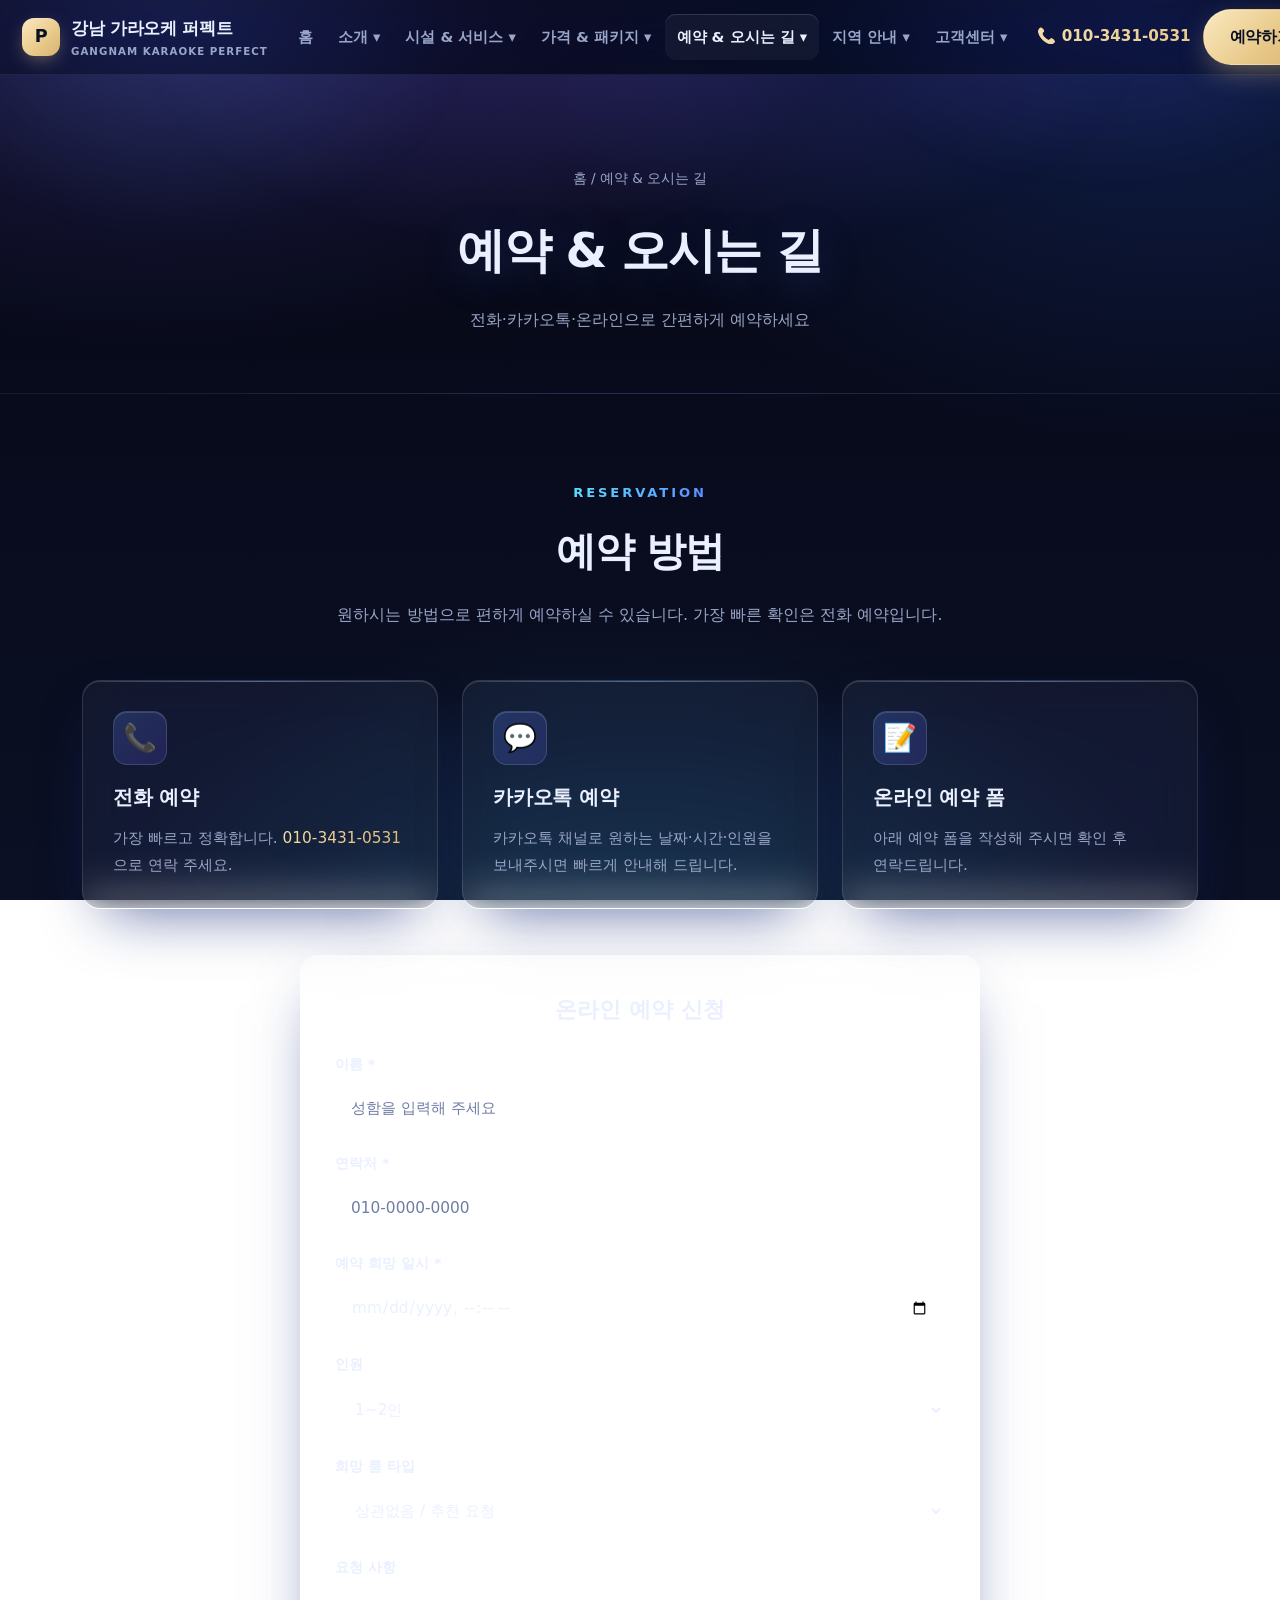
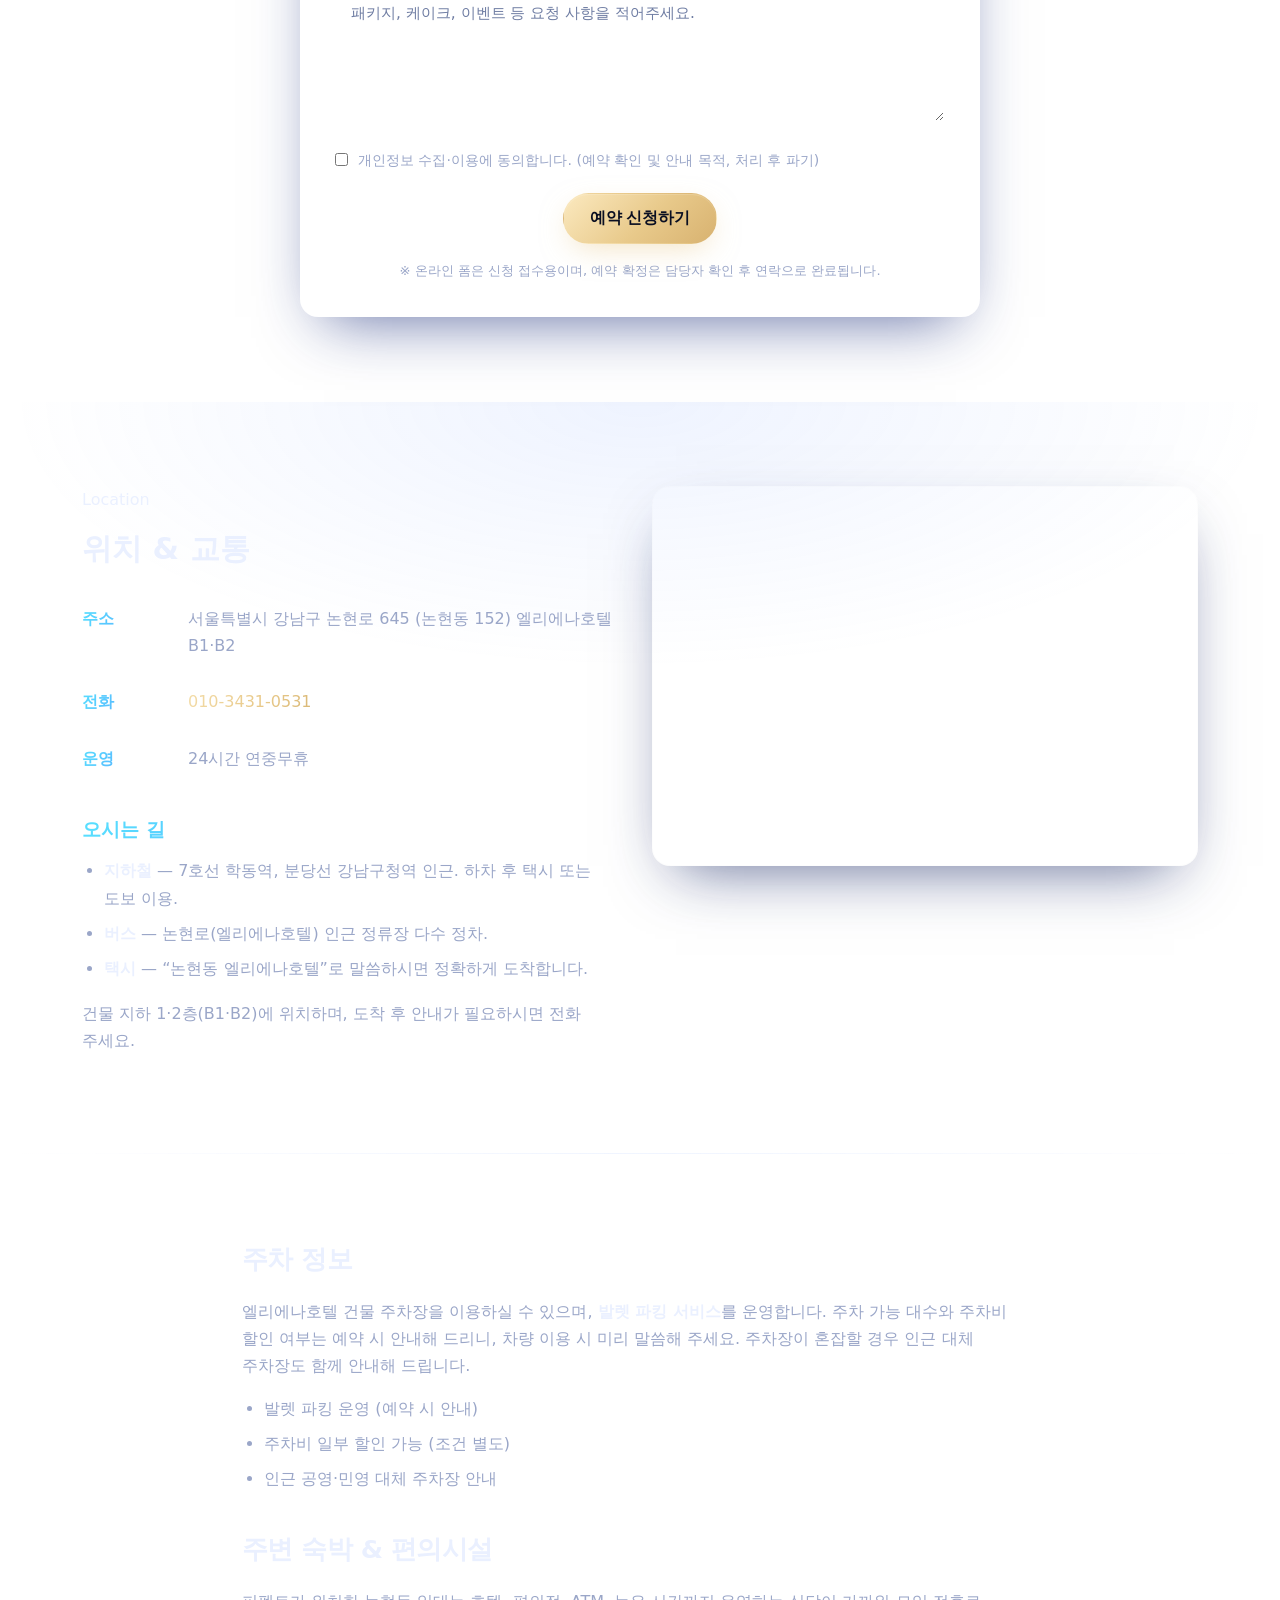
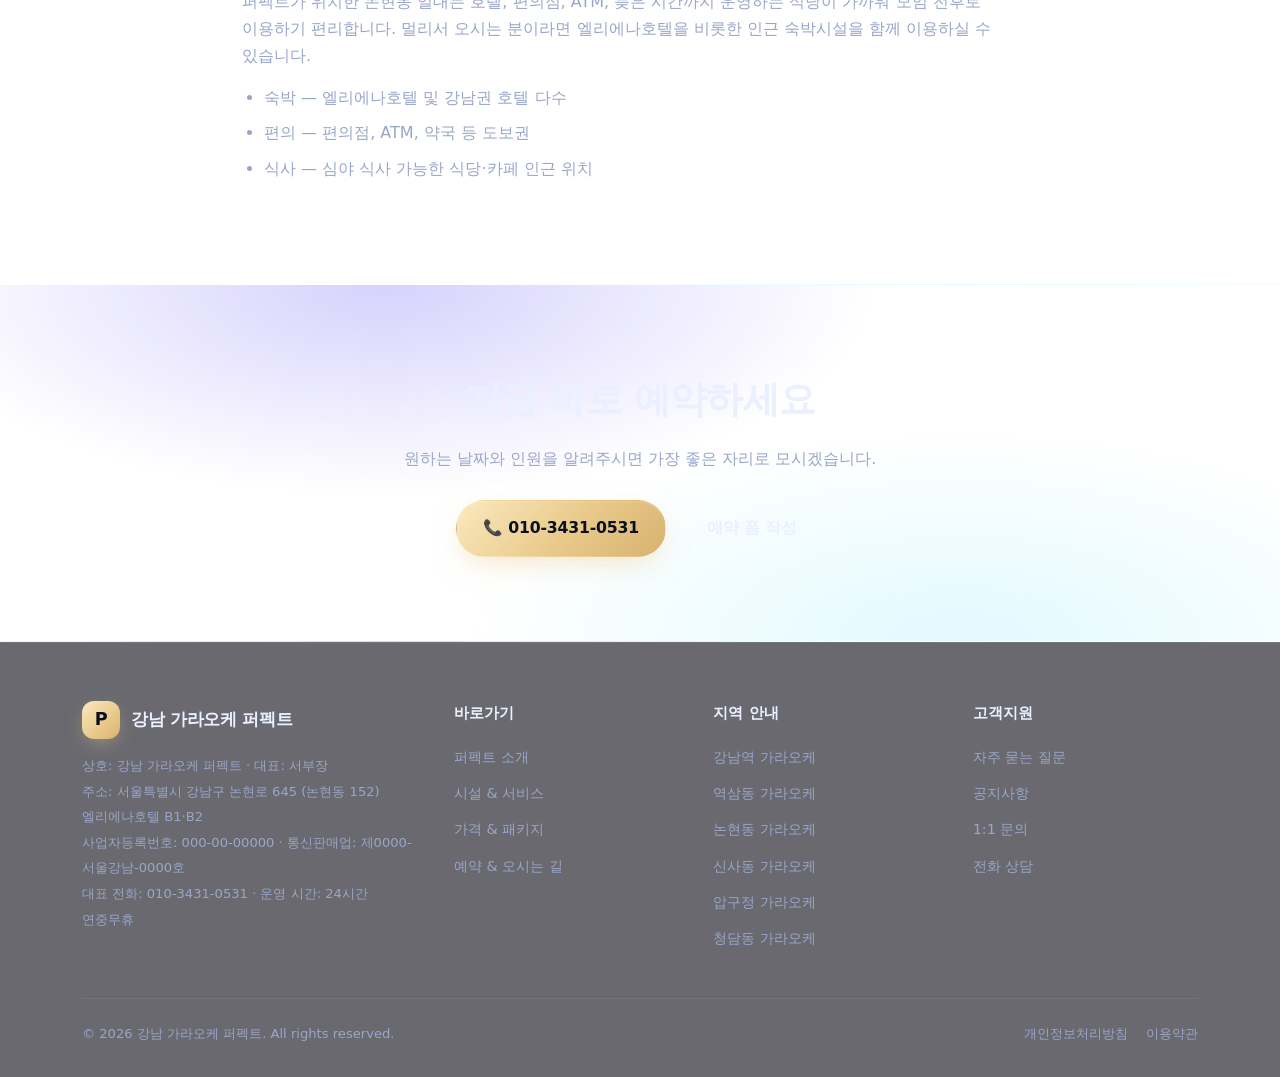
<file: reservation.html>
<!DOCTYPE html>
<html lang="ko">
<head>
  <meta charset="UTF-8" />
  <meta name="viewport" content="width=device-width, initial-scale=1.0" />
  <meta name="theme-color" content="#05060f" />
  <link rel="icon" href="favicon.svg" type="image/svg+xml" />
  <link rel="icon" href="favicon.ico" sizes="any" />
  <link rel="apple-touch-icon" href="apple-touch-icon.png" />
  <title>예약 &amp; 오시는 길 ㅣ 강남 가라오케 퍼펙트 ㅣ 서부장 24시 010-3431-0531</title>
  <meta name="description" content="강남 가라오케 퍼펙트 예약 방법, 위치와 교통편, 주차 정보, 주변 편의시설 안내. 서울 강남구 논현로 645 엘리에나호텔 B1·B2. 전화 010-3431-0531." />
  <link rel="canonical" href="https://perfectbest365.com/reservation.html" />
  <meta name="robots" content="index, follow, max-image-preview:large, max-snippet:-1" />
  <meta name="author" content="강남 가라오케 퍼펙트 운영팀" />
  <meta property="og:type" content="article" />
  <meta property="og:site_name" content="강남 가라오케 퍼펙트" />
  <meta property="og:title" content="예약 & 오시는 길 ㅣ 강남 가라오케 퍼펙트" />
  <meta property="og:description" content="예약 방법, 위치와 교통편, 주차 정보, 주변 편의시설 안내. 서울 강남구 논현로 645." />
  <meta property="og:url" content="https://perfectbest365.com/reservation.html" />
  <meta property="og:image" content="https://perfectbest365.com/images/og.jpg" />
  <meta property="og:locale" content="ko_KR" />
  <meta name="twitter:card" content="summary_large_image" />
  <meta name="twitter:image" content="https://perfectbest365.com/images/og.jpg" />
  <link rel="preconnect" href="https://maps.google.com" />
  <link rel="stylesheet" href="css/style.css" />
  <link rel="alternate" type="application/rss+xml" title="강남 가라오케 퍼펙트 RSS" href="https://perfectbest365.com/rss.xml" />
  <script type="application/ld+json">
  {
    "@context": "https://schema.org",
    "@type": "BreadcrumbList",
    "itemListElement": [
      {"@type": "ListItem", "position": 1, "name": "홈", "item": "https://perfectbest365.com/"},
      {"@type": "ListItem", "position": 2, "name": "예약 & 오시는 길", "item": "https://perfectbest365.com/reservation.html"}
    ]
  }
  </script>
  <script type="application/ld+json">
  {
    "@context": "https://schema.org",
    "@type": "BarOrPub",
    "@id": "https://perfectbest365.com/#business",
    "name": "강남 가라오케 퍼펙트",
    "alternateName": "강남 가라오케 퍼펙트 서부장",
    "description": "강남 논현동의 프리미엄 가라오케. 깔끔한 프라이빗 룸과 다양한 주류, 친절한 서비스를 제공합니다.",
    "url": "https://perfectbest365.com/reservation.html",
    "telephone": "+82-10-3431-0531",
    "image": "https://perfectbest365.com/images/og.jpg",
    "logo": "https://perfectbest365.com/apple-touch-icon.png",
    "priceRange": "₩₩₩",
    "currenciesAccepted": "KRW",
    "paymentAccepted": "현금, 신용카드",
    "smokingAllowed": false,
    "areaServed": [
      "강남구",
      "논현동",
      "역삼동",
      "신사동",
      "강남역",
      "압구정동",
      "청담동",
      "삼성동",
      "선릉"
    ],
    "address": {
      "@type": "PostalAddress",
      "streetAddress": "논현로 645 엘리에나호텔 B1, B2",
      "addressLocality": "강남구",
      "addressRegion": "서울특별시",
      "postalCode": "06105",
      "addressCountry": "KR"
    },
    "geo": {
      "@type": "GeoCoordinates",
      "latitude": 37.517,
      "longitude": 127.0381
    },
    "hasMap": "https://maps.google.com/?q=서울+강남구+논현로+645",
    "openingHoursSpecification": {
      "@type": "OpeningHoursSpecification",
      "dayOfWeek": [
        "Monday",
        "Tuesday",
        "Wednesday",
        "Thursday",
        "Friday",
        "Saturday",
        "Sunday"
      ],
      "opens": "00:00",
      "closes": "23:59"
    },
    "aggregateRating": {
      "@type": "AggregateRating",
      "ratingValue": "4.8",
      "reviewCount": "217",
      "bestRating": "5",
      "worstRating": "1"
    },
    "review": [
      {
        "@type": "Review",
        "author": {
          "@type": "Person",
          "name": "김**"
        },
        "datePublished": "2026-05-01",
        "reviewRating": {
          "@type": "Rating",
          "ratingValue": "5",
          "bestRating": "5"
        },
        "reviewBody": "룸이 깔끔하고 분위기가 좋아요. 일행끼리 방해 없이 신나게 놀았습니다. 매니저님도 친절하셨어요."
      },
      {
        "@type": "Review",
        "author": {
          "@type": "Person",
          "name": "이**"
        },
        "datePublished": "2026-04-01",
        "reviewRating": {
          "@type": "Rating",
          "ratingValue": "5",
          "bestRating": "5"
        },
        "reviewBody": "비즈니스 접대로 VIP룸 이용했는데 분위기와 서비스 모두 만족스러웠습니다. 다음에도 예약할게요."
      },
      {
        "@type": "Review",
        "author": {
          "@type": "Person",
          "name": "박**"
        },
        "datePublished": "2026-03-01",
        "reviewRating": {
          "@type": "Rating",
          "ratingValue": "4",
          "bestRating": "5"
        },
        "reviewBody": "인테리어가 고급스럽고 깔끔해요. 생일 이벤트 준비도 세심하게 챙겨주셔서 감동했습니다."
      }
    ],
    "hasOfferCatalog": {
      "@type": "OfferCatalog",
      "name": "룸 & 패키지",
      "itemListElement": [
        {
          "@type": "Offer",
          "itemOffered": {
            "@type": "Service",
            "name": "스탠다드룸 (2~4인)"
          },
          "priceCurrency": "KRW"
        },
        {
          "@type": "Offer",
          "itemOffered": {
            "@type": "Service",
            "name": "디럭스룸 (6~8인)"
          },
          "priceCurrency": "KRW"
        },
        {
          "@type": "Offer",
          "itemOffered": {
            "@type": "Service",
            "name": "VIP룸 (10~15인)"
          },
          "priceCurrency": "KRW"
        },
        {
          "@type": "Offer",
          "itemOffered": {
            "@type": "Service",
            "name": "퍼펙트 데이트 패키지"
          },
          "priceCurrency": "KRW"
        },
        {
          "@type": "Offer",
          "itemOffered": {
            "@type": "Service",
            "name": "비즈니스 VIP 접대 패키지"
          },
          "priceCurrency": "KRW"
        },
        {
          "@type": "Offer",
          "itemOffered": {
            "@type": "Service",
            "name": "올나이터 패키지"
          },
          "priceCurrency": "KRW"
        }
      ]
    },
    "potentialAction": {
      "@type": "ReserveAction",
      "target": {
        "@type": "EntryPoint",
        "urlTemplate": "https://perfectbest365.com/reservation.html#book",
        "inLanguage": "ko-KR",
        "actionPlatform": [
          "http://schema.org/DesktopWebPlatform",
          "http://schema.org/MobileWebPlatform"
        ]
      },
      "result": {
        "@type": "Reservation",
        "name": "가라오케 룸 예약"
      }
    }
  }
  </script>
</head>
<body>

  <header class="site-header">
    <div class="container nav">
      <a class="brand" href="index.html">
        <span class="logo-mark">P</span>
        <span>강남 가라오케 퍼펙트<small>GANGNAM KARAOKE PERFECT</small></span>
      </a>
      <nav aria-label="주 메뉴">
        <ul class="nav-menu">
          <li><a href="index.html">홈</a></li>
          <li class="has-sub">
            <a href="about.html">소개 ▾</a>
            <ul class="submenu">
              <li><a href="about.html">퍼펙트 소개</a></li>
              <li><a href="about.html#vision">비전 &amp; 미션</a></li>
              <li><a href="about.html#history">연혁 &amp; 수상</a></li>
            </ul>
          </li>
          <li class="has-sub">
            <a href="facilities.html">시설 &amp; 서비스 ▾</a>
            <ul class="submenu">
              <li><a href="facilities.html#rooms">객실 타입</a></li>
              <li><a href="facilities.html#sound">인테리어 &amp; 분위기</a></li>
              <li><a href="facilities.html#drinks">주류 &amp; 안주</a></li>
              <li><a href="facilities.html#extra">부가 서비스</a></li>
            </ul>
          </li>
          <li class="has-sub">
            <a href="pricing.html">가격 &amp; 패키지 ▾</a>
            <ul class="submenu">
              <li><a href="pricing.html#hourly">시간별 요금</a></li>
              <li><a href="pricing.html#packages">이벤트 패키지</a></li>
              <li><a href="pricing.html#group">단체 &amp; 비즈니스</a></li>
            </ul>
          </li>
          <li class="has-sub current">
            <a href="reservation.html">예약 &amp; 오시는 길 ▾</a>
            <ul class="submenu">
              <li><a href="reservation.html#book">예약하기</a></li>
              <li><a href="reservation.html#location">위치 &amp; 교통</a></li>
              <li><a href="reservation.html#parking">주차 정보</a></li>
            </ul>
          </li>
          <li class="has-sub">
            <a href="areas.html">지역 안내 ▾</a>
            <ul class="submenu">
              <li><a href="area-gangnam-station.html">강남역 가라오케</a></li>
              <li><a href="area-yeoksam.html">역삼동 가라오케</a></li>
              <li><a href="area-nonhyeon.html">논현동 가라오케</a></li>
              <li><a href="area-sinsa.html">신사동 가라오케</a></li>
              <li><a href="area-apgujeong.html">압구정 가라오케</a></li>
              <li><a href="area-cheongdam.html">청담동 가라오케</a></li>
              <li><a href="area-samseong.html">삼성·선릉 가라오케</a></li>
            </ul>
          </li>
          <li class="has-sub">
            <a href="support.html">고객센터 ▾</a>
            <ul class="submenu">
              <li><a href="support.html#faq">자주 묻는 질문</a></li>
              <li><a href="support.html#notice">공지사항</a></li>
              <li><a href="support.html#contact">1:1 문의</a></li>
            </ul>
          </li>
        </ul>
      </nav>
      <div class="nav-cta">
        <span class="nav-phone">📞 010-3431-0531</span>
        <a class="btn btn-gold" href="#book">예약하기</a>
        <button class="nav-toggle" aria-label="메뉴 열기" aria-expanded="false">☰</button>
      </div>
    </div>
  </header>

  <section class="page-hero">
    <div class="container">
      <div class="breadcrumb"><a href="index.html">홈</a> / 예약 &amp; 오시는 길</div>
      <h1>예약 &amp; 오시는 길</h1>
      <p>전화·카카오톡·온라인으로 간편하게 예약하세요</p>
    </div>
  </section>

  <!-- 예약 방법 -->
  <section class="section" id="book">
    <div class="container">
      <div class="section-head">
        <span class="kicker">Reservation</span>
        <h2>예약 방법</h2>
        <p>원하시는 방법으로 편하게 예약하실 수 있습니다. 가장 빠른 확인은 전화 예약입니다.</p>
      </div>
      <div class="grid grid-3">
        <div class="card"><div class="ico">📞</div><h3>전화 예약</h3><p>가장 빠르고 정확합니다. <a class="gold" href="tel:01034310531">010-3431-0531</a> 으로 연락 주세요.</p></div>
        <div class="card"><div class="ico">💬</div><h3>카카오톡 예약</h3><p>카카오톡 채널로 원하는 날짜·시간·인원을 보내주시면 빠르게 안내해 드립니다.</p></div>
        <div class="card"><div class="ico">📝</div><h3>온라인 예약 폼</h3><p>아래 예약 폼을 작성해 주시면 확인 후 연락드립니다.</p></div>
      </div>

      <div class="form" style="margin-top:46px;">
        <h2 style="text-align:center; font-size:1.4rem; margin-bottom:24px;">온라인 예약 신청</h2>
        <form data-demo>
          <div class="field">
            <label for="r-name">이름 *</label>
            <input id="r-name" name="name" type="text" required placeholder="성함을 입력해 주세요" />
          </div>
          <div class="field">
            <label for="r-phone">연락처 *</label>
            <input id="r-phone" name="phone" type="tel" required placeholder="010-0000-0000" />
          </div>
          <div class="field">
            <label for="r-date">예약 희망 일시 *</label>
            <input id="r-date" name="datetime" type="datetime-local" required />
          </div>
          <div class="field">
            <label for="r-people">인원</label>
            <select id="r-people" name="people">
              <option>1~2인</option>
              <option>3~4인</option>
              <option>5~8인</option>
              <option>9~15인</option>
              <option>16인 이상</option>
            </select>
          </div>
          <div class="field">
            <label for="r-room">희망 룸 타입</label>
            <select id="r-room" name="room">
              <option>상관없음 / 추천 요청</option>
              <option>스탠다드룸 (2~4인)</option>
              <option>디럭스룸 (6~8인)</option>
              <option>VIP룸 (10~15인)</option>
            </select>
          </div>
          <div class="field">
            <label for="r-msg">요청 사항</label>
            <textarea id="r-msg" name="message" placeholder="패키지, 케이크, 이벤트 등 요청 사항을 적어주세요."></textarea>
          </div>
          <label class="check">
            <input type="checkbox" required />
            <span>개인정보 수집·이용에 동의합니다. (예약 확인 및 안내 목적, 처리 후 파기)</span>
          </label>
          <div style="text-align:center; margin-top:20px;">
            <button type="submit" class="btn btn-gold">예약 신청하기</button>
          </div>
          <p class="form-result form-note" hidden></p>
          <p class="form-note">※ 온라인 폼은 신청 접수용이며, 예약 확정은 담당자 확인 후 연락으로 완료됩니다.</p>
        </form>
      </div>
    </div>
  </section>

  <!-- 위치 & 교통 -->
  <section class="section alt" id="location">
    <div class="container">
      <div class="grid grid-2" style="align-items:start;">
        <div>
          <span class="kicker">Location</span>
          <h2 style="font-size:1.9rem; margin:10px 0 16px;">위치 &amp; 교통</h2>
          <ul class="info-list">
            <li><span class="k">주소</span><span class="v">서울특별시 강남구 논현로 645 (논현동 152) 엘리에나호텔 B1·B2</span></li>
            <li><span class="k">전화</span><span class="v"><a class="gold" href="tel:01034310531">010-3431-0531</a></span></li>
            <li><span class="k">운영</span><span class="v">24시간 연중무휴</span></li>
          </ul>
          <div class="prose" style="margin-top:18px;">
            <h3>오시는 길</h3>
            <ul>
              <li><strong>지하철</strong> — 7호선 학동역, 분당선 강남구청역 인근. 하차 후 택시 또는 도보 이용.</li>
              <li><strong>버스</strong> — 논현로(엘리에나호텔) 인근 정류장 다수 정차.</li>
              <li><strong>택시</strong> — “논현동 엘리에나호텔”로 말씀하시면 정확하게 도착합니다.</li>
            </ul>
            <p class="muted">건물 지하 1·2층(B1·B2)에 위치하며, 도착 후 안내가 필요하시면 전화 주세요.</p>
          </div>
        </div>
        <div>
          <iframe
            class="map-frame"
            title="강남 가라오케 퍼펙트 지도"
            loading="lazy"
            src="https://maps.google.com/maps?q=%EC%84%9C%EC%9A%B8%20%EA%B0%95%EB%82%A8%EA%B5%AC%20%EB%85%BC%ED%98%84%EB%A1%9C%20645&t=&z=16&ie=UTF8&iwloc=&output=embed">
          </iframe>
        </div>
      </div>
    </div>
  </section>

  <!-- 주차 & 주변 -->
  <section class="section">
    <div class="container prose">
      <h2 id="parking">주차 정보</h2>
      <p>
        엘리에나호텔 건물 주차장을 이용하실 수 있으며, <strong>발렛 파킹 서비스</strong>를 운영합니다.
        주차 가능 대수와 주차비 할인 여부는 예약 시 안내해 드리니, 차량 이용 시 미리 말씀해 주세요.
        주차장이 혼잡할 경우 인근 대체 주차장도 함께 안내해 드립니다.
      </p>
      <ul>
        <li>발렛 파킹 운영 (예약 시 안내)</li>
        <li>주차비 일부 할인 가능 (조건 별도)</li>
        <li>인근 공영·민영 대체 주차장 안내</li>
      </ul>

      <h2 style="margin-top:36px;">주변 숙박 &amp; 편의시설</h2>
      <p>
        퍼펙트가 위치한 논현동 일대는 호텔, 편의점, ATM, 늦은 시간까지 운영하는 식당이 가까워 모임
        전후로 이용하기 편리합니다. 멀리서 오시는 분이라면 엘리에나호텔을 비롯한 인근 숙박시설을 함께
        이용하실 수 있습니다.
      </p>
      <ul>
        <li>숙박 — 엘리에나호텔 및 강남권 호텔 다수</li>
        <li>편의 — 편의점, ATM, 약국 등 도보권</li>
        <li>식사 — 심야 식사 가능한 식당·카페 인근 위치</li>
      </ul>
    </div>
  </section>

  <section class="cta-band">
    <div class="container">
      <h2>지금 바로 예약하세요</h2>
      <p>원하는 날짜와 인원을 알려주시면 가장 좋은 자리로 모시겠습니다.</p>
      <div class="hero-actions">
        <a class="btn btn-gold" href="tel:01034310531">📞 010-3431-0531</a>
        <a class="btn btn-line" href="#book">예약 폼 작성</a>
      </div>
    </div>
  </section>

  <footer class="site-footer">
    <div class="container">
      <div class="footer-grid">
        <div>
          <div class="brand" style="margin-bottom:14px;">
            <span class="logo-mark">P</span><span>강남 가라오케 퍼펙트</span>
          </div>
          <p class="footer-biz">
            상호: 강남 가라오케 퍼펙트 · 대표: 서부장<br />
            주소: 서울특별시 강남구 논현로 645 (논현동 152) 엘리에나호텔 B1·B2<br />
            사업자등록번호: 000-00-00000 · 통신판매업: 제0000-서울강남-0000호<br />
            대표 전화: 010-3431-0531 · 운영 시간: 24시간 연중무휴
          </p>
        </div>
        <div>
          <h4>바로가기</h4>
          <ul>
            <li><a href="about.html">퍼펙트 소개</a></li>
            <li><a href="facilities.html">시설 &amp; 서비스</a></li>
            <li><a href="pricing.html">가격 &amp; 패키지</a></li>
            <li><a href="reservation.html">예약 &amp; 오시는 길</a></li>
          </ul>
        </div>
        <div>
          <h4>지역 안내</h4>
          <ul>
            <li><a href="area-gangnam-station.html">강남역 가라오케</a></li>
            <li><a href="area-yeoksam.html">역삼동 가라오케</a></li>
            <li><a href="area-nonhyeon.html">논현동 가라오케</a></li>
            <li><a href="area-sinsa.html">신사동 가라오케</a></li>
            <li><a href="area-apgujeong.html">압구정 가라오케</a></li>
            <li><a href="area-cheongdam.html">청담동 가라오케</a></li>
          </ul>
        </div>
        <div>
          <h4>고객지원</h4>
          <ul>
            <li><a href="support.html#faq">자주 묻는 질문</a></li>
            <li><a href="support.html#notice">공지사항</a></li>
            <li><a href="support.html#contact">1:1 문의</a></li>
            <li><a href="tel:01034310531">전화 상담</a></li>
          </ul>
        </div>
      </div>
      <div class="footer-bottom">
        <span>&copy; <span id="year">2026</span> 강남 가라오케 퍼펙트. All rights reserved.</span>
        <span class="links">
          <a href="support.html#privacy">개인정보처리방침</a>
          <a href="support.html#terms">이용약관</a>
        </span>
      </div>
    </div>
  </footer>

  <a class="fab-call" href="tel:01034310531">📞 전화예약</a>
  <script src="js/main.js"></script>
</body>
</html>
</file>
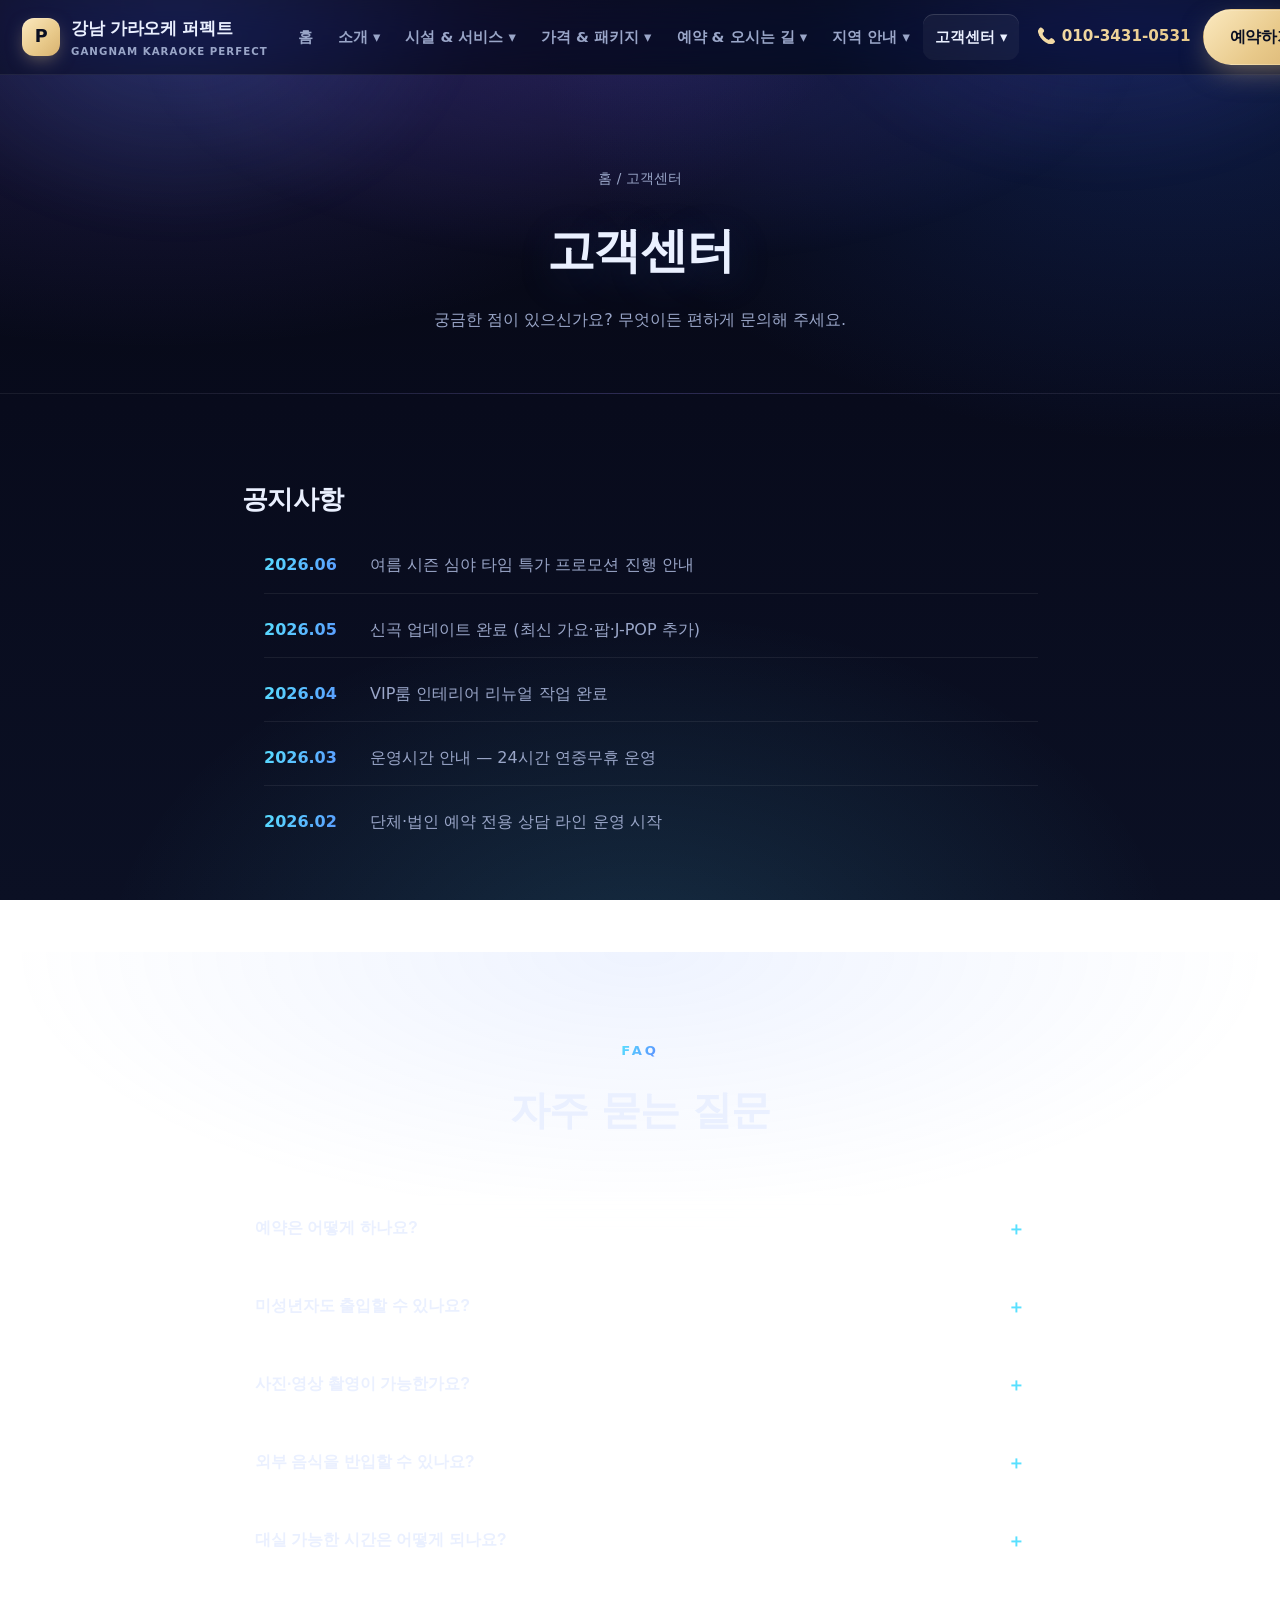
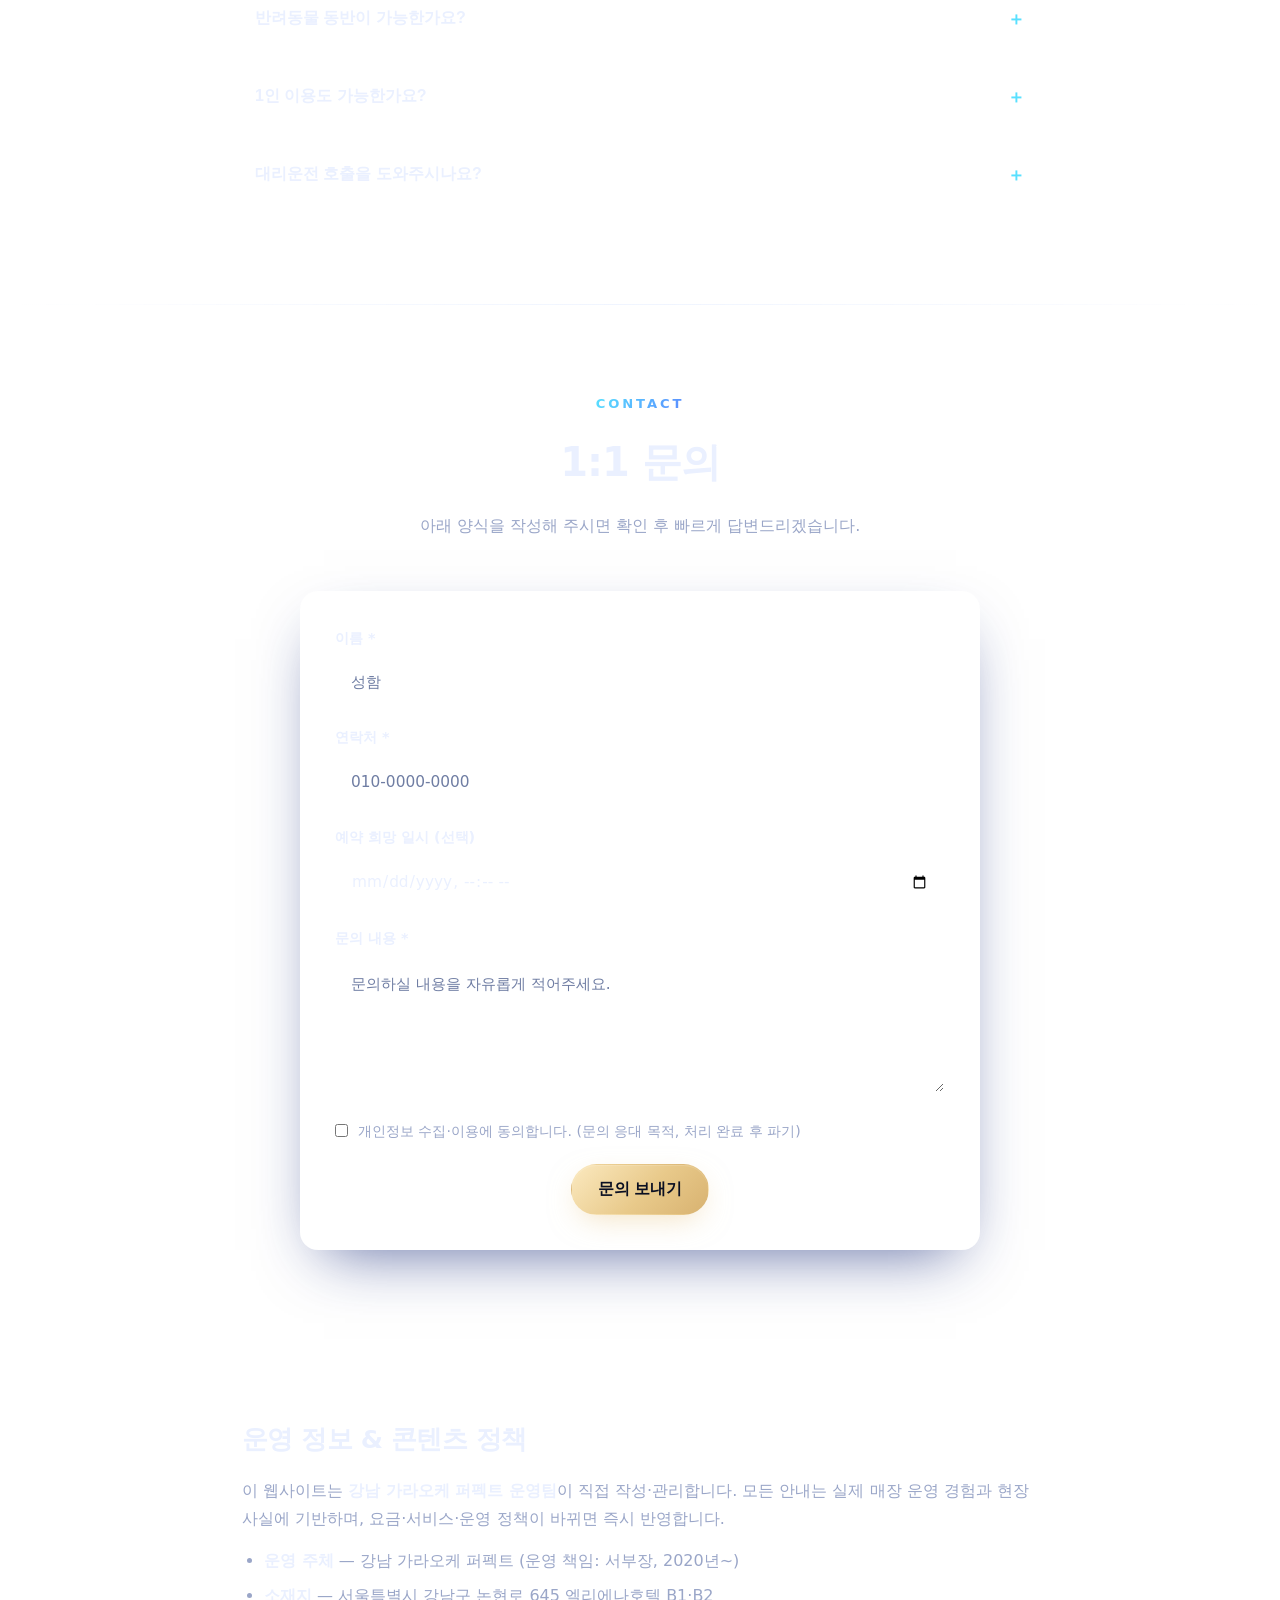
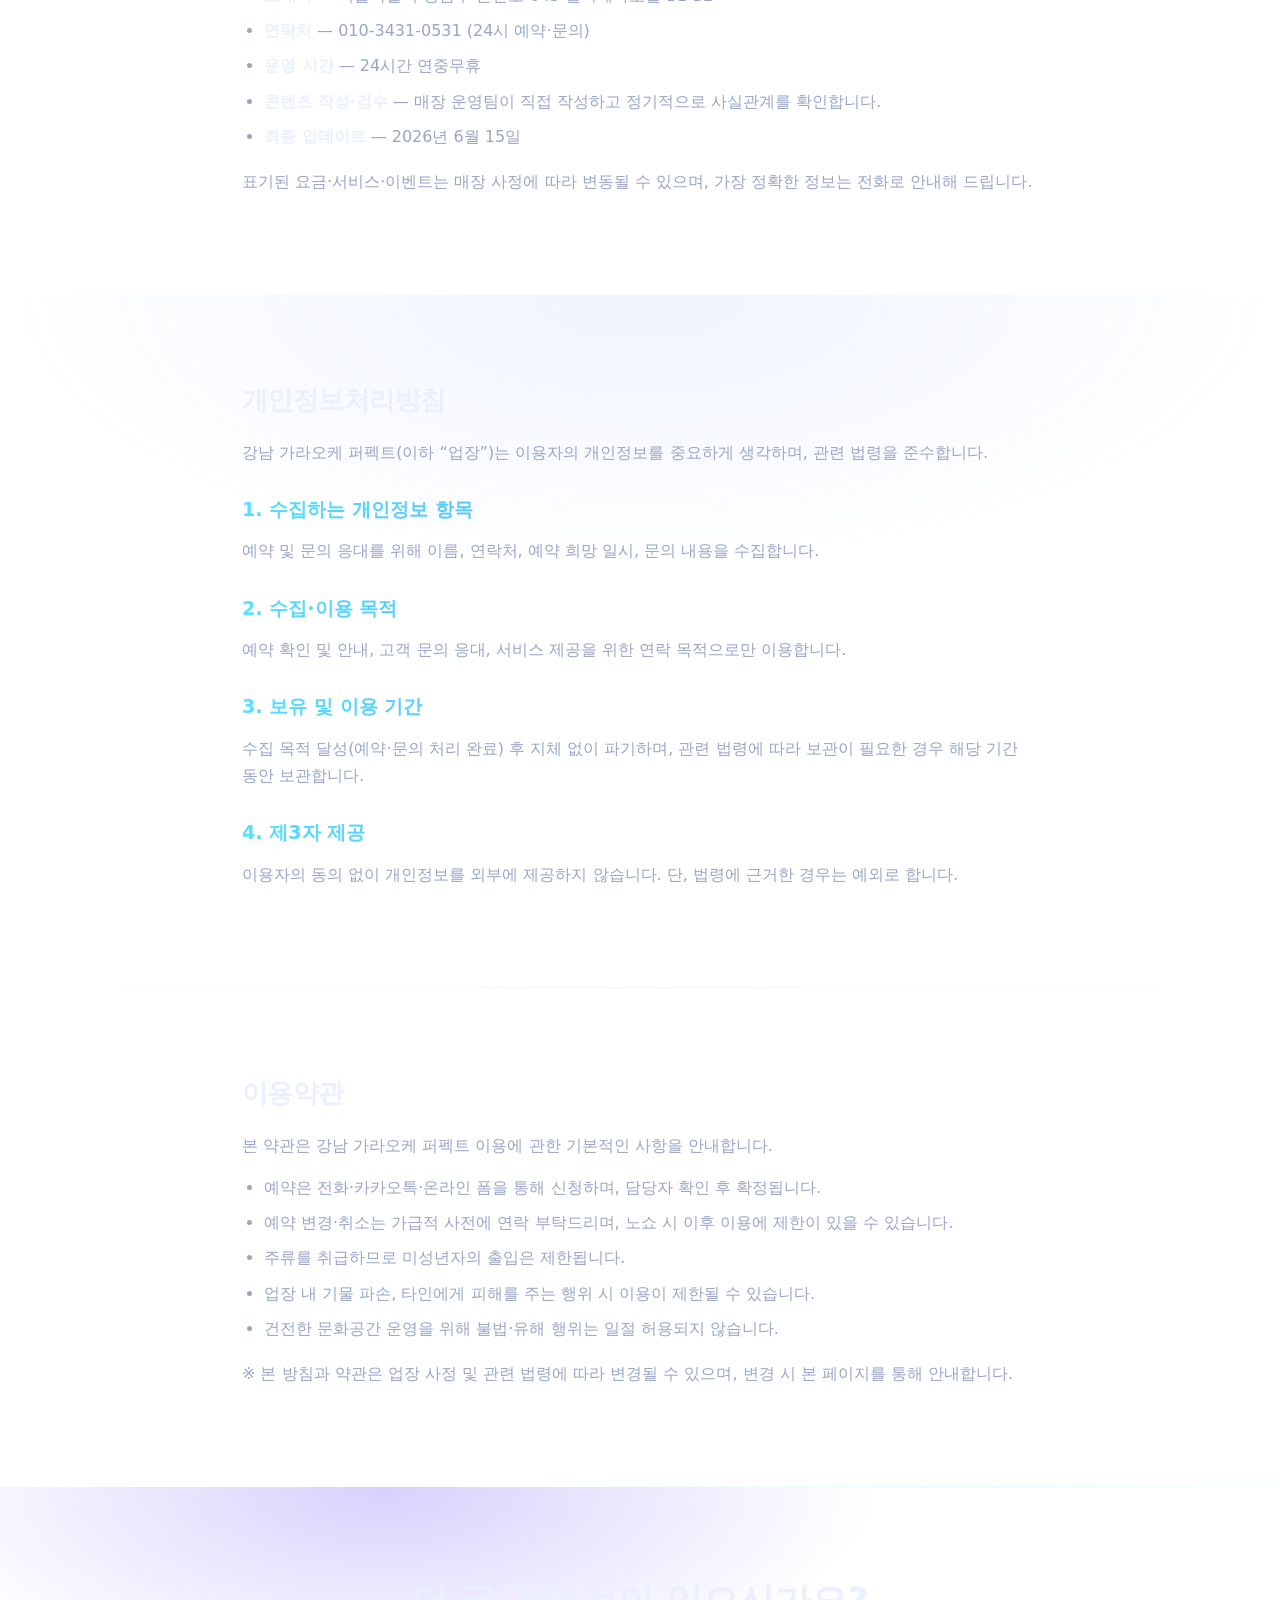
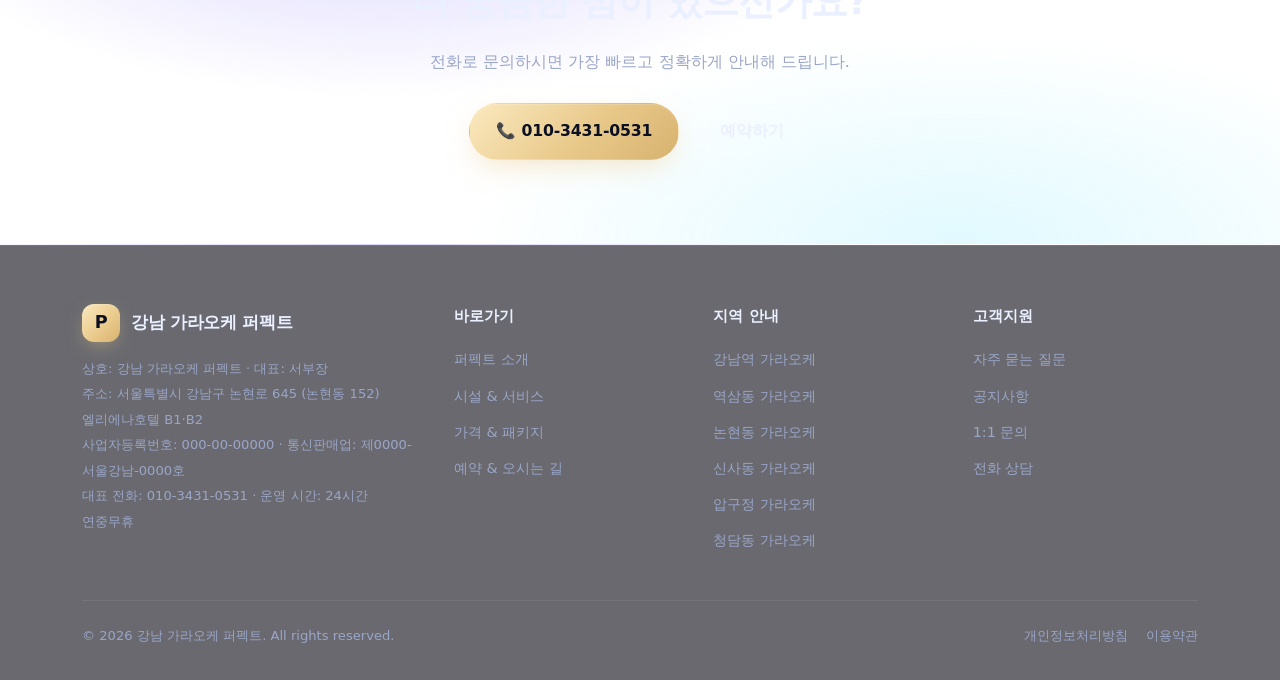
<file: support.html>
<!DOCTYPE html>
<html lang="ko">
<head>
  <meta charset="UTF-8" />
  <meta name="viewport" content="width=device-width, initial-scale=1.0" />
  <meta name="theme-color" content="#05060f" />
  <link rel="icon" href="favicon.svg" type="image/svg+xml" />
  <link rel="icon" href="favicon.ico" sizes="any" />
  <link rel="apple-touch-icon" href="apple-touch-icon.png" />
  <title>고객센터 ㅣ 강남 가라오케 퍼펙트 ㅣ 서부장 24시 010-3431-0531</title>
  <meta name="description" content="강남 가라오케 퍼펙트 고객센터 — 공지사항, 자주 묻는 질문(FAQ), 1:1 문의, 개인정보처리방침 및 이용약관 안내." />
  <link rel="canonical" href="https://perfectbest365.com/support.html" />
  <meta name="robots" content="index, follow, max-image-preview:large, max-snippet:-1" />
  <meta name="author" content="강남 가라오케 퍼펙트 운영팀" />
  <meta property="og:type" content="article" />
  <meta property="og:site_name" content="강남 가라오케 퍼펙트" />
  <meta property="og:title" content="고객센터 ㅣ 강남 가라오케 퍼펙트" />
  <meta property="og:description" content="공지사항, 자주 묻는 질문(FAQ), 1:1 문의, 개인정보처리방침 및 이용약관 안내." />
  <meta property="og:url" content="https://perfectbest365.com/support.html" />
  <meta property="og:image" content="https://perfectbest365.com/images/og.jpg" />
  <meta property="og:locale" content="ko_KR" />
  <meta name="twitter:card" content="summary_large_image" />
  <meta name="twitter:image" content="https://perfectbest365.com/images/og.jpg" />
  <link rel="stylesheet" href="css/style.css" />
  <link rel="alternate" type="application/rss+xml" title="강남 가라오케 퍼펙트 RSS" href="https://perfectbest365.com/rss.xml" />
  <script type="application/ld+json">
  {
    "@context": "https://schema.org",
    "@type": "BreadcrumbList",
    "itemListElement": [
      {"@type": "ListItem", "position": 1, "name": "홈", "item": "https://perfectbest365.com/"},
      {"@type": "ListItem", "position": 2, "name": "고객센터", "item": "https://perfectbest365.com/support.html"}
    ]
  }
  </script>
  <script type="application/ld+json">
  {
    "@context": "https://schema.org",
    "@type": "FAQPage",
    "mainEntity": [
      {"@type": "Question", "name": "예약은 어떻게 하나요?", "acceptedAnswer": {"@type": "Answer", "text": "전화(010-3431-0531), 카카오톡, 홈페이지 온라인 예약 폼으로 예약하실 수 있습니다. 원하시는 날짜·시간·인원을 알려주시면 가장 알맞은 룸으로 안내해 드립니다."}},
      {"@type": "Question", "name": "미성년자도 출입할 수 있나요?", "acceptedAnswer": {"@type": "Answer", "text": "주류를 취급하는 업장 특성상 미성년자는 출입이 제한됩니다. 방문 시 신분증 확인이 있을 수 있는 점 양해 부탁드립니다."}},
      {"@type": "Question", "name": "사진·영상 촬영이 가능한가요?", "acceptedAnswer": {"@type": "Answer", "text": "룸 내에서 일행과의 기념 촬영은 가능합니다. 다만 다른 손님의 프라이버시를 위해 공용 공간에서의 촬영은 자제 부탁드립니다."}},
      {"@type": "Question", "name": "외부 음식을 반입할 수 있나요?", "acceptedAnswer": {"@type": "Answer", "text": "외부 음식 반입은 어려우며, 다양한 룸서비스 메뉴를 준비해 두었습니다. 기념일 케이크 등은 사전 요청 시 준비를 도와드립니다."}},
      {"@type": "Question", "name": "대실 가능한 시간은 어떻게 되나요?", "acceptedAnswer": {"@type": "Answer", "text": "24시간 연중무휴로 운영합니다. 시간대별 잔여 룸 현황은 전화로 확인해 주시면 가장 정확합니다."}},
      {"@type": "Question", "name": "반려동물 동반이 가능한가요?", "acceptedAnswer": {"@type": "Answer", "text": "위생 및 다른 손님을 위해 반려동물 동반 입장은 어렵습니다. 너른 양해 부탁드립니다."}},
      {"@type": "Question", "name": "1인 이용도 가능한가요?", "acceptedAnswer": {"@type": "Answer", "text": "가능합니다. 솔로 가라오케도 환영하며, 룸 타입과 시간대에 따라 요금이 안내됩니다."}},
      {"@type": "Question", "name": "대리운전 호출을 도와주시나요?", "acceptedAnswer": {"@type": "Answer", "text": "네, 매니저를 통해 대리운전 연계 서비스를 안내해 드립니다. 안전한 귀가를 도와드리겠습니다."}}
    ]
  }
  </script>
  <script type="application/ld+json">
  {
    "@context": "https://schema.org",
    "@type": "BarOrPub",
    "@id": "https://perfectbest365.com/#business",
    "name": "강남 가라오케 퍼펙트",
    "alternateName": "강남 가라오케 퍼펙트 서부장",
    "description": "강남 논현동의 프리미엄 가라오케. 깔끔한 프라이빗 룸과 다양한 주류, 친절한 서비스를 제공합니다.",
    "url": "https://perfectbest365.com/support.html",
    "telephone": "+82-10-3431-0531",
    "image": "https://perfectbest365.com/images/og.jpg",
    "logo": "https://perfectbest365.com/apple-touch-icon.png",
    "priceRange": "₩₩₩",
    "currenciesAccepted": "KRW",
    "paymentAccepted": "현금, 신용카드",
    "smokingAllowed": false,
    "areaServed": [
      "강남구",
      "논현동",
      "역삼동",
      "신사동",
      "강남역",
      "압구정동",
      "청담동",
      "삼성동",
      "선릉"
    ],
    "address": {
      "@type": "PostalAddress",
      "streetAddress": "논현로 645 엘리에나호텔 B1, B2",
      "addressLocality": "강남구",
      "addressRegion": "서울특별시",
      "postalCode": "06105",
      "addressCountry": "KR"
    },
    "geo": {
      "@type": "GeoCoordinates",
      "latitude": 37.517,
      "longitude": 127.0381
    },
    "hasMap": "https://maps.google.com/?q=서울+강남구+논현로+645",
    "openingHoursSpecification": {
      "@type": "OpeningHoursSpecification",
      "dayOfWeek": [
        "Monday",
        "Tuesday",
        "Wednesday",
        "Thursday",
        "Friday",
        "Saturday",
        "Sunday"
      ],
      "opens": "00:00",
      "closes": "23:59"
    },
    "aggregateRating": {
      "@type": "AggregateRating",
      "ratingValue": "4.8",
      "reviewCount": "217",
      "bestRating": "5",
      "worstRating": "1"
    },
    "review": [
      {
        "@type": "Review",
        "author": {
          "@type": "Person",
          "name": "김**"
        },
        "datePublished": "2026-05-01",
        "reviewRating": {
          "@type": "Rating",
          "ratingValue": "5",
          "bestRating": "5"
        },
        "reviewBody": "룸이 깔끔하고 분위기가 좋아요. 일행끼리 방해 없이 신나게 놀았습니다. 매니저님도 친절하셨어요."
      },
      {
        "@type": "Review",
        "author": {
          "@type": "Person",
          "name": "이**"
        },
        "datePublished": "2026-04-01",
        "reviewRating": {
          "@type": "Rating",
          "ratingValue": "5",
          "bestRating": "5"
        },
        "reviewBody": "비즈니스 접대로 VIP룸 이용했는데 분위기와 서비스 모두 만족스러웠습니다. 다음에도 예약할게요."
      },
      {
        "@type": "Review",
        "author": {
          "@type": "Person",
          "name": "박**"
        },
        "datePublished": "2026-03-01",
        "reviewRating": {
          "@type": "Rating",
          "ratingValue": "4",
          "bestRating": "5"
        },
        "reviewBody": "인테리어가 고급스럽고 깔끔해요. 생일 이벤트 준비도 세심하게 챙겨주셔서 감동했습니다."
      }
    ],
    "hasOfferCatalog": {
      "@type": "OfferCatalog",
      "name": "룸 & 패키지",
      "itemListElement": [
        {
          "@type": "Offer",
          "itemOffered": {
            "@type": "Service",
            "name": "스탠다드룸 (2~4인)"
          },
          "priceCurrency": "KRW"
        },
        {
          "@type": "Offer",
          "itemOffered": {
            "@type": "Service",
            "name": "디럭스룸 (6~8인)"
          },
          "priceCurrency": "KRW"
        },
        {
          "@type": "Offer",
          "itemOffered": {
            "@type": "Service",
            "name": "VIP룸 (10~15인)"
          },
          "priceCurrency": "KRW"
        },
        {
          "@type": "Offer",
          "itemOffered": {
            "@type": "Service",
            "name": "퍼펙트 데이트 패키지"
          },
          "priceCurrency": "KRW"
        },
        {
          "@type": "Offer",
          "itemOffered": {
            "@type": "Service",
            "name": "비즈니스 VIP 접대 패키지"
          },
          "priceCurrency": "KRW"
        },
        {
          "@type": "Offer",
          "itemOffered": {
            "@type": "Service",
            "name": "올나이터 패키지"
          },
          "priceCurrency": "KRW"
        }
      ]
    }
  }
  </script>
  <script type="application/ld+json">
  {
    "@context": "https://schema.org",
    "@type": "ContactPage",
    "name": "고객센터",
    "url": "https://perfectbest365.com/support.html",
    "about": {
      "@id": "https://perfectbest365.com/#business"
    }
  }
  </script>
</head>
<body>

  <header class="site-header">
    <div class="container nav">
      <a class="brand" href="index.html">
        <span class="logo-mark">P</span>
        <span>강남 가라오케 퍼펙트<small>GANGNAM KARAOKE PERFECT</small></span>
      </a>
      <nav aria-label="주 메뉴">
        <ul class="nav-menu">
          <li><a href="index.html">홈</a></li>
          <li class="has-sub">
            <a href="about.html">소개 ▾</a>
            <ul class="submenu">
              <li><a href="about.html">퍼펙트 소개</a></li>
              <li><a href="about.html#vision">비전 &amp; 미션</a></li>
              <li><a href="about.html#history">연혁 &amp; 수상</a></li>
            </ul>
          </li>
          <li class="has-sub">
            <a href="facilities.html">시설 &amp; 서비스 ▾</a>
            <ul class="submenu">
              <li><a href="facilities.html#rooms">객실 타입</a></li>
              <li><a href="facilities.html#sound">인테리어 &amp; 분위기</a></li>
              <li><a href="facilities.html#drinks">주류 &amp; 안주</a></li>
              <li><a href="facilities.html#extra">부가 서비스</a></li>
            </ul>
          </li>
          <li class="has-sub">
            <a href="pricing.html">가격 &amp; 패키지 ▾</a>
            <ul class="submenu">
              <li><a href="pricing.html#hourly">시간별 요금</a></li>
              <li><a href="pricing.html#packages">이벤트 패키지</a></li>
              <li><a href="pricing.html#group">단체 &amp; 비즈니스</a></li>
            </ul>
          </li>
          <li class="has-sub">
            <a href="reservation.html">예약 &amp; 오시는 길 ▾</a>
            <ul class="submenu">
              <li><a href="reservation.html#book">예약하기</a></li>
              <li><a href="reservation.html#location">위치 &amp; 교통</a></li>
              <li><a href="reservation.html#parking">주차 정보</a></li>
            </ul>
          </li>
          <li class="has-sub">
            <a href="areas.html">지역 안내 ▾</a>
            <ul class="submenu">
              <li><a href="area-gangnam-station.html">강남역 가라오케</a></li>
              <li><a href="area-yeoksam.html">역삼동 가라오케</a></li>
              <li><a href="area-nonhyeon.html">논현동 가라오케</a></li>
              <li><a href="area-sinsa.html">신사동 가라오케</a></li>
              <li><a href="area-apgujeong.html">압구정 가라오케</a></li>
              <li><a href="area-cheongdam.html">청담동 가라오케</a></li>
              <li><a href="area-samseong.html">삼성·선릉 가라오케</a></li>
            </ul>
          </li>
          <li class="has-sub current">
            <a href="support.html">고객센터 ▾</a>
            <ul class="submenu">
              <li><a href="support.html#faq">자주 묻는 질문</a></li>
              <li><a href="support.html#notice">공지사항</a></li>
              <li><a href="support.html#contact">1:1 문의</a></li>
            </ul>
          </li>
        </ul>
      </nav>
      <div class="nav-cta">
        <span class="nav-phone">📞 010-3431-0531</span>
        <a class="btn btn-gold" href="reservation.html">예약하기</a>
        <button class="nav-toggle" aria-label="메뉴 열기" aria-expanded="false">☰</button>
      </div>
    </div>
  </header>

  <section class="page-hero">
    <div class="container">
      <div class="breadcrumb"><a href="index.html">홈</a> / 고객센터</div>
      <h1>고객센터</h1>
      <p>궁금한 점이 있으신가요? 무엇이든 편하게 문의해 주세요.</p>
    </div>
  </section>

  <!-- 공지사항 -->
  <section class="section" id="notice">
    <div class="container prose">
      <h2>공지사항</h2>
      <ul class="info-list" style="margin-top:10px;">
        <li><span class="k">2026.06</span><span class="v">여름 시즌 심야 타임 특가 프로모션 진행 안내</span></li>
        <li><span class="k">2026.05</span><span class="v">신곡 업데이트 완료 (최신 가요·팝·J-POP 추가)</span></li>
        <li><span class="k">2026.04</span><span class="v">VIP룸 인테리어 리뉴얼 작업 완료</span></li>
        <li><span class="k">2026.03</span><span class="v">운영시간 안내 — 24시간 연중무휴 운영</span></li>
        <li><span class="k">2026.02</span><span class="v">단체·법인 예약 전용 상담 라인 운영 시작</span></li>
      </ul>
    </div>
  </section>

  <!-- FAQ -->
  <section class="section alt" id="faq">
    <div class="container" style="max-width:860px;">
      <div class="section-head"><span class="kicker">FAQ</span><h2>자주 묻는 질문</h2></div>

      <div class="faq-item">
        <button class="faq-q" aria-expanded="false">예약은 어떻게 하나요?<span class="mark">＋</span></button>
        <div class="faq-a"><div class="faq-a-inner">전화(010-3431-0531), 카카오톡, 홈페이지 온라인 예약 폼으로 예약하실 수 있습니다. 원하시는 날짜·시간·인원을 알려주시면 가장 알맞은 룸으로 안내해 드립니다.</div></div>
      </div>
      <div class="faq-item">
        <button class="faq-q" aria-expanded="false">미성년자도 출입할 수 있나요?<span class="mark">＋</span></button>
        <div class="faq-a"><div class="faq-a-inner">주류를 취급하는 업장 특성상 미성년자는 출입이 제한됩니다. 방문 시 신분증 확인이 있을 수 있는 점 양해 부탁드립니다.</div></div>
      </div>
      <div class="faq-item">
        <button class="faq-q" aria-expanded="false">사진·영상 촬영이 가능한가요?<span class="mark">＋</span></button>
        <div class="faq-a"><div class="faq-a-inner">룸 내에서 일행과의 기념 촬영은 가능합니다. 다만 다른 손님의 프라이버시를 위해 공용 공간에서의 촬영은 자제 부탁드립니다.</div></div>
      </div>
      <div class="faq-item">
        <button class="faq-q" aria-expanded="false">외부 음식을 반입할 수 있나요?<span class="mark">＋</span></button>
        <div class="faq-a"><div class="faq-a-inner">외부 음식 반입은 어려우며, 다양한 룸서비스 메뉴를 준비해 두었습니다. 기념일 케이크 등은 사전 요청 시 준비를 도와드립니다.</div></div>
      </div>
      <div class="faq-item">
        <button class="faq-q" aria-expanded="false">대실 가능한 시간은 어떻게 되나요?<span class="mark">＋</span></button>
        <div class="faq-a"><div class="faq-a-inner">24시간 연중무휴로 운영합니다. 시간대별 잔여 룸 현황은 전화로 확인해 주시면 가장 정확합니다.</div></div>
      </div>
      <div class="faq-item">
        <button class="faq-q" aria-expanded="false">반려동물 동반이 가능한가요?<span class="mark">＋</span></button>
        <div class="faq-a"><div class="faq-a-inner">위생 및 다른 손님을 위해 반려동물 동반 입장은 어렵습니다. 너른 양해 부탁드립니다.</div></div>
      </div>
      <div class="faq-item">
        <button class="faq-q" aria-expanded="false">1인 이용도 가능한가요?<span class="mark">＋</span></button>
        <div class="faq-a"><div class="faq-a-inner">가능합니다. 솔로 가라오케도 환영하며, 룸 타입과 시간대에 따라 요금이 안내됩니다.</div></div>
      </div>
      <div class="faq-item">
        <button class="faq-q" aria-expanded="false">대리운전 호출을 도와주시나요?<span class="mark">＋</span></button>
        <div class="faq-a"><div class="faq-a-inner">네, 매니저를 통해 대리운전 연계 서비스를 안내해 드립니다. 안전한 귀가를 도와드리겠습니다.</div></div>
      </div>
    </div>
  </section>

  <!-- 1:1 문의 -->
  <section class="section" id="contact">
    <div class="container">
      <div class="section-head"><span class="kicker">Contact</span><h2>1:1 문의</h2><p>아래 양식을 작성해 주시면 확인 후 빠르게 답변드리겠습니다.</p></div>
      <div class="form">
        <form data-demo>
          <div class="field">
            <label for="c-name">이름 *</label>
            <input id="c-name" name="name" type="text" required placeholder="성함" />
          </div>
          <div class="field">
            <label for="c-phone">연락처 *</label>
            <input id="c-phone" name="phone" type="tel" required placeholder="010-0000-0000" />
          </div>
          <div class="field">
            <label for="c-date">예약 희망 일시 (선택)</label>
            <input id="c-date" name="datetime" type="datetime-local" />
          </div>
          <div class="field">
            <label for="c-msg">문의 내용 *</label>
            <textarea id="c-msg" name="message" required placeholder="문의하실 내용을 자유롭게 적어주세요."></textarea>
          </div>
          <label class="check">
            <input type="checkbox" required />
            <span>개인정보 수집·이용에 동의합니다. (문의 응대 목적, 처리 완료 후 파기)</span>
          </label>
          <div style="text-align:center; margin-top:20px;">
            <button type="submit" class="btn btn-gold">문의 보내기</button>
          </div>
          <p class="form-result form-note" hidden></p>
        </form>
      </div>
    </div>
  </section>

  <!-- 운영 및 콘텐츠 정책 -->
  <section class="section" id="policy">
    <div class="container prose">
      <h2>운영 정보 &amp; 콘텐츠 정책</h2>
      <p>
        이 웹사이트는 <strong>강남 가라오케 퍼펙트 운영팀</strong>이 직접 작성·관리합니다. 모든 안내는
        실제 매장 운영 경험과 현장 사실에 기반하며, 요금·서비스·운영 정책이 바뀌면 즉시 반영합니다.
      </p>
      <ul>
        <li><strong>운영 주체</strong> — 강남 가라오케 퍼펙트 (운영 책임: 서부장, 2020년~)</li>
        <li><strong>소재지</strong> — 서울특별시 강남구 논현로 645 엘리에나호텔 B1·B2</li>
        <li><strong>연락처</strong> — 010-3431-0531 (24시 예약·문의)</li>
        <li><strong>운영 시간</strong> — 24시간 연중무휴</li>
        <li><strong>콘텐츠 작성·검수</strong> — 매장 운영팀이 직접 작성하고 정기적으로 사실관계를 확인합니다.</li>
        <li><strong>최종 업데이트</strong> — <time datetime="2026-06-15">2026년 6월 15일</time></li>
      </ul>
      <p class="muted">
        표기된 요금·서비스·이벤트는 매장 사정에 따라 변동될 수 있으며, 가장 정확한 정보는 전화로 안내해 드립니다.
      </p>
    </div>
  </section>

  <!-- 개인정보처리방침 -->
  <section class="section alt" id="privacy">
    <div class="container prose">
      <h2>개인정보처리방침</h2>
      <p>
        강남 가라오케 퍼펙트(이하 “업장”)는 이용자의 개인정보를 중요하게 생각하며, 관련 법령을 준수합니다.
      </p>
      <h3>1. 수집하는 개인정보 항목</h3>
      <p>예약 및 문의 응대를 위해 이름, 연락처, 예약 희망 일시, 문의 내용을 수집합니다.</p>
      <h3>2. 수집·이용 목적</h3>
      <p>예약 확인 및 안내, 고객 문의 응대, 서비스 제공을 위한 연락 목적으로만 이용합니다.</p>
      <h3>3. 보유 및 이용 기간</h3>
      <p>수집 목적 달성(예약·문의 처리 완료) 후 지체 없이 파기하며, 관련 법령에 따라 보관이 필요한 경우 해당 기간 동안 보관합니다.</p>
      <h3>4. 제3자 제공</h3>
      <p>이용자의 동의 없이 개인정보를 외부에 제공하지 않습니다. 단, 법령에 근거한 경우는 예외로 합니다.</p>
    </div>
  </section>

  <!-- 이용약관 -->
  <section class="section" id="terms">
    <div class="container prose">
      <h2>이용약관</h2>
      <p>본 약관은 강남 가라오케 퍼펙트 이용에 관한 기본적인 사항을 안내합니다.</p>
      <ul>
        <li>예약은 전화·카카오톡·온라인 폼을 통해 신청하며, 담당자 확인 후 확정됩니다.</li>
        <li>예약 변경·취소는 가급적 사전에 연락 부탁드리며, 노쇼 시 이후 이용에 제한이 있을 수 있습니다.</li>
        <li>주류를 취급하므로 미성년자의 출입은 제한됩니다.</li>
        <li>업장 내 기물 파손, 타인에게 피해를 주는 행위 시 이용이 제한될 수 있습니다.</li>
        <li>건전한 문화공간 운영을 위해 불법·유해 행위는 일절 허용되지 않습니다.</li>
      </ul>
      <p class="muted">※ 본 방침과 약관은 업장 사정 및 관련 법령에 따라 변경될 수 있으며, 변경 시 본 페이지를 통해 안내합니다.</p>
    </div>
  </section>

  <section class="cta-band">
    <div class="container">
      <h2>더 궁금한 점이 있으신가요?</h2>
      <p>전화로 문의하시면 가장 빠르고 정확하게 안내해 드립니다.</p>
      <div class="hero-actions">
        <a class="btn btn-gold" href="tel:01034310531">📞 010-3431-0531</a>
        <a class="btn btn-line" href="reservation.html">예약하기</a>
      </div>
    </div>
  </section>

  <footer class="site-footer">
    <div class="container">
      <div class="footer-grid">
        <div>
          <div class="brand" style="margin-bottom:14px;">
            <span class="logo-mark">P</span><span>강남 가라오케 퍼펙트</span>
          </div>
          <p class="footer-biz">
            상호: 강남 가라오케 퍼펙트 · 대표: 서부장<br />
            주소: 서울특별시 강남구 논현로 645 (논현동 152) 엘리에나호텔 B1·B2<br />
            사업자등록번호: 000-00-00000 · 통신판매업: 제0000-서울강남-0000호<br />
            대표 전화: 010-3431-0531 · 운영 시간: 24시간 연중무휴
          </p>
        </div>
        <div>
          <h4>바로가기</h4>
          <ul>
            <li><a href="about.html">퍼펙트 소개</a></li>
            <li><a href="facilities.html">시설 &amp; 서비스</a></li>
            <li><a href="pricing.html">가격 &amp; 패키지</a></li>
            <li><a href="reservation.html">예약 &amp; 오시는 길</a></li>
          </ul>
        </div>
        <div>
          <h4>지역 안내</h4>
          <ul>
            <li><a href="area-gangnam-station.html">강남역 가라오케</a></li>
            <li><a href="area-yeoksam.html">역삼동 가라오케</a></li>
            <li><a href="area-nonhyeon.html">논현동 가라오케</a></li>
            <li><a href="area-sinsa.html">신사동 가라오케</a></li>
            <li><a href="area-apgujeong.html">압구정 가라오케</a></li>
            <li><a href="area-cheongdam.html">청담동 가라오케</a></li>
          </ul>
        </div>
        <div>
          <h4>고객지원</h4>
          <ul>
            <li><a href="support.html#faq">자주 묻는 질문</a></li>
            <li><a href="support.html#notice">공지사항</a></li>
            <li><a href="support.html#contact">1:1 문의</a></li>
            <li><a href="tel:01034310531">전화 상담</a></li>
          </ul>
        </div>
      </div>
      <div class="footer-bottom">
        <span>&copy; <span id="year">2026</span> 강남 가라오케 퍼펙트. All rights reserved.</span>
        <span class="links">
          <a href="support.html#privacy">개인정보처리방침</a>
          <a href="support.html#terms">이용약관</a>
        </span>
      </div>
    </div>
  </footer>

  <a class="fab-call" href="tel:01034310531">📞 전화예약</a>
  <script src="js/main.js"></script>
</body>
</html>
</file>
<file: css/style.css>
/* =========================================================
   강남 가라오케 퍼펙트 — "MIDNIGHT GLASS" 테마
   미드나잇 블루 그라데이션 + 유리질감(글래스모피즘) + 글로우
   스카이라운지 무드의 모던 럭셔리 / 모바일 우선 반응형
   ========================================================= */

:root {
  /* 미드나잇 베이스 */
  --bg:        #05060f;
  --bg-2:      #080b1c;
  --ink:       #0b1024;

  /* 글래스 서피스 */
  --glass:        rgba(255, 255, 255, 0.045);
  --glass-strong: rgba(255, 255, 255, 0.07);
  --glass-line:   rgba(255, 255, 255, 0.12);
  --glass-line-2: rgba(255, 255, 255, 0.07);

  /* 텍스트 */
  --text:      #eaf0ff;
  --text-dim:  #9aa6c8;

  /* 글로우 액센트 */
  --blue:      #5b8cff;     /* 라이트 미드나잇 블루 */
  --indigo:    #6d5cf6;     /* 인디고 글로우 */
  --cyan:      #58e0ff;     /* 아이스 시안 하이라이트 */
  --gold:      #e8c98a;     /* 샴페인 골드 (럭셔리 포인트) */
  --gold-soft: #f3dca8;

  --radius:    18px;
  --radius-sm: 12px;
  --maxw:      1160px;

  /* 글로우 셰도우 */
  --glow-blue:  0 0 0 1px rgba(91, 140, 255, 0.18), 0 18px 50px -14px rgba(60, 110, 255, 0.45);
  --glow-soft:  0 24px 60px -24px rgba(20, 40, 120, 0.7);
  --inset-top:  inset 0 1px 0 rgba(255, 255, 255, 0.14);
}

* { box-sizing: border-box; margin: 0; padding: 0; }

html { scroll-behavior: smooth; }

body {
  font-family: "Pretendard", "Apple SD Gothic Neo", "Noto Sans KR",
    "Malgun Gothic", system-ui, sans-serif;
  color: var(--text);
  line-height: 1.7;
  word-break: keep-all;
  -webkit-font-smoothing: antialiased;
  background:
    radial-gradient(1200px 700px at 12% -8%,  rgba(109, 92, 246, 0.30), transparent 60%),
    radial-gradient(1100px 700px at 92% 4%,   rgba(40, 90, 220, 0.28), transparent 58%),
    radial-gradient(900px 600px at 50% 108%,  rgba(88, 224, 255, 0.14), transparent 60%),
    linear-gradient(180deg, var(--bg) 0%, var(--bg-2) 45%, var(--ink) 100%);
  background-attachment: fixed;
}

/* 은은하게 떠다니는 오로라 글로우 블롭 */
body::before {
  content: "";
  position: fixed;
  inset: -20% -10% auto -10%;
  height: 70vh;
  z-index: -1;
  pointer-events: none;
  background:
    radial-gradient(420px 320px at 20% 30%, rgba(91, 140, 255, 0.22), transparent 70%),
    radial-gradient(460px 340px at 80% 20%, rgba(109, 92, 246, 0.20), transparent 70%);
  filter: blur(14px);
  animation: drift 16s ease-in-out infinite alternate;
}
@keyframes drift {
  0%   { transform: translate3d(0, 0, 0) scale(1); }
  100% { transform: translate3d(0, 28px, 0) scale(1.06); }
}

a { color: inherit; text-decoration: none; }
img { max-width: 100%; display: block; }

.container { width: 100%; max-width: var(--maxw); margin: 0 auto; padding: 0 22px; }

/* 샴페인 골드 그라데이션 텍스트 */
.gold {
  background: linear-gradient(120deg, var(--gold-soft), var(--gold) 60%, #d9b876);
  -webkit-background-clip: text;
  background-clip: text;
  color: transparent;
}
.muted { color: var(--text-dim); }

/* ---------- Buttons ---------- */
.btn {
  display: inline-flex;
  align-items: center;
  gap: 8px;
  padding: 14px 26px;
  border-radius: 999px;
  font-weight: 700;
  font-size: 0.98rem;
  letter-spacing: -0.01em;
  border: 1px solid transparent;
  cursor: pointer;
  position: relative;
  transition: transform 0.18s ease, box-shadow 0.25s ease, background 0.25s ease, border-color 0.25s;
}
.btn:hover { transform: translateY(-2px); }

.btn-gold {
  color: #0a0f22;
  background: linear-gradient(135deg, #fbe9bf, var(--gold) 55%, #d8b270);
  box-shadow: 0 10px 30px -8px rgba(232, 201, 138, 0.55), var(--inset-top);
}
.btn-gold:hover { box-shadow: 0 16px 42px -8px rgba(232, 201, 138, 0.7), var(--inset-top); }

.btn-line {
  color: var(--text);
  background: var(--glass);
  border-color: var(--glass-line);
  backdrop-filter: blur(10px);
  -webkit-backdrop-filter: blur(10px);
}
.btn-line:hover {
  border-color: rgba(91, 140, 255, 0.65);
  box-shadow: var(--glow-blue);
  color: #dbe6ff;
}

/* ---------- Header / Nav (glass) ---------- */
.site-header {
  position: sticky;
  top: 0;
  z-index: 100;
  background: rgba(8, 11, 28, 0.55);
  backdrop-filter: blur(18px) saturate(150%);
  -webkit-backdrop-filter: blur(18px) saturate(150%);
  border-bottom: 1px solid var(--glass-line-2);
}
.site-header .container { max-width: 1280px; }
.nav {
  display: flex; align-items: center; justify-content: space-between;
  flex-wrap: nowrap; gap: 18px; min-height: 74px;
}

.brand {
  display: flex; align-items: center; gap: 11px;
  font-weight: 800; font-size: 1.08rem; letter-spacing: -0.02em;
  white-space: nowrap; flex-shrink: 0;
}
.brand .logo-mark {
  width: 38px; height: 38px;
  display: grid; place-items: center;
  border-radius: 12px;
  font-size: 1.1rem; font-weight: 800; color: #0a0f22;
  background: linear-gradient(135deg, #fbe9bf, var(--gold) 60%, #d8b270);
  box-shadow: 0 6px 20px -6px rgba(232, 201, 138, 0.6), var(--inset-top);
}
.brand small { display: block; font-size: 0.64rem; color: var(--text-dim); font-weight: 600; letter-spacing: 0.1em; white-space: nowrap; }

.nav-menu { display: flex; align-items: center; gap: 1px; list-style: none; flex-wrap: nowrap; }
.nav-menu > li { position: relative; }
.nav-menu > li > a {
  display: inline-flex; align-items: center; gap: 4px;
  padding: 10px 12px; border-radius: 11px;
  font-weight: 600; font-size: 0.92rem; color: var(--text-dim);
  white-space: nowrap;
  transition: color 0.18s, background 0.18s, box-shadow 0.18s;
}
.nav-menu > li > a:hover,
.nav-menu > li.current > a {
  color: #eaf0ff;
  background: var(--glass);
  box-shadow: var(--inset-top);
}

/* Glass dropdown */
.submenu {
  position: absolute;
  top: calc(100% + 10px);
  left: 0;
  min-width: 218px;
  list-style: none;
  padding: 9px;
  border-radius: 16px;
  background: rgba(16, 20, 44, 0.75);
  border: 1px solid var(--glass-line);
  backdrop-filter: blur(22px) saturate(160%);
  -webkit-backdrop-filter: blur(22px) saturate(160%);
  box-shadow: var(--glow-soft), var(--inset-top);
  opacity: 0; visibility: hidden; transform: translateY(8px);
  transition: opacity 0.18s, transform 0.18s, visibility 0.18s;
}
.nav-menu > li:hover .submenu,
.nav-menu > li:focus-within .submenu { opacity: 1; visibility: visible; transform: translateY(0); }
.submenu a { display: block; padding: 10px 13px; border-radius: 10px; font-size: 0.9rem; color: var(--text-dim); transition: 0.15s; }
.submenu a:hover { background: rgba(91, 140, 255, 0.14); color: #eaf0ff; }

.nav-cta { display: flex; align-items: center; gap: 12px; flex-shrink: 0; }
.nav-phone {
  font-weight: 800; white-space: nowrap; font-size: 0.95rem;
  background: linear-gradient(120deg, var(--gold-soft), var(--gold));
  -webkit-background-clip: text; background-clip: text; color: transparent;
}
.nav-toggle {
  display: none; width: 46px; height: 46px;
  border-radius: 12px; font-size: 1.3rem; cursor: pointer;
  color: var(--text); background: var(--glass); border: 1px solid var(--glass-line);
  backdrop-filter: blur(10px);
}

/* ---------- Hero ---------- */
.hero { position: relative; padding: 110px 0 90px; text-align: center; overflow: hidden; }
.hero .eyebrow {
  display: inline-block; padding: 8px 18px; margin-bottom: 26px;
  border-radius: 999px; font-size: 0.82rem; letter-spacing: 0.02em;
  color: #cdd9ff;
  background: var(--glass); border: 1px solid var(--glass-line);
  backdrop-filter: blur(10px); box-shadow: var(--inset-top);
}
.hero h1 {
  font-size: clamp(2.2rem, 6vw, 4rem);
  line-height: 1.16; letter-spacing: -0.035em; margin-bottom: 22px;
  text-shadow: 0 8px 40px rgba(70, 110, 240, 0.25);
}
.hero p.lead { max-width: 660px; margin: 0 auto 34px; color: var(--text-dim); font-size: 1.1rem; }
.hero-actions { display: flex; gap: 14px; justify-content: center; flex-wrap: wrap; }

.hero-stats { display: flex; gap: 16px; justify-content: center; flex-wrap: wrap; margin-top: 64px; }
.hero-stats .stat {
  padding: 20px 30px; border-radius: var(--radius); min-width: 150px;
  background: var(--glass); border: 1px solid var(--glass-line);
  backdrop-filter: blur(16px); box-shadow: var(--glow-soft), var(--inset-top);
}
.hero-stats .stat strong {
  display: block; font-size: 1.8rem; letter-spacing: -0.02em;
  background: linear-gradient(120deg, #fff, var(--cyan));
  -webkit-background-clip: text; background-clip: text; color: transparent;
}
.hero-stats .stat span { font-size: 0.84rem; color: var(--text-dim); }

/* ---------- Sections ---------- */
.section { padding: 84px 0; position: relative; }
.section.alt {
  background:
    linear-gradient(180deg, rgba(255,255,255,0.018), rgba(255,255,255,0.018)),
    radial-gradient(900px 380px at 50% 0%, rgba(91, 140, 255, 0.10), transparent 70%);
  border-top: 1px solid var(--glass-line-2);
  border-bottom: 1px solid var(--glass-line-2);
}
.section-head { text-align: center; max-width: 700px; margin: 0 auto 52px; }
.section-head .kicker {
  font-weight: 700; font-size: 0.82rem; letter-spacing: 0.22em; text-transform: uppercase;
  background: linear-gradient(120deg, var(--cyan), var(--blue));
  -webkit-background-clip: text; background-clip: text; color: transparent;
}
.section-head h2 { font-size: clamp(1.7rem, 4.2vw, 2.5rem); margin: 12px 0 16px; letter-spacing: -0.025em; }
.section-head p { color: var(--text-dim); }

/* Page hero */
.page-hero {
  padding: 92px 0 60px; text-align: center; position: relative;
  border-bottom: 1px solid var(--glass-line-2);
  background: radial-gradient(720px 320px at 50% -10%, rgba(109, 92, 246, 0.22), transparent 70%);
}
.page-hero h1 { font-size: clamp(2rem, 5vw, 3rem); letter-spacing: -0.03em; text-shadow: 0 8px 40px rgba(70,110,240,0.25); }
.page-hero p { color: var(--text-dim); margin-top: 14px; }
.breadcrumb { font-size: 0.85rem; color: var(--text-dim); margin-bottom: 20px; }
.breadcrumb a:hover { color: var(--cyan); }

/* ---------- Glass Cards / Grids ---------- */
.grid { display: grid; gap: 24px; }
.grid-2 { grid-template-columns: repeat(2, 1fr); }
.grid-3 { grid-template-columns: repeat(3, 1fr); }

.card {
  position: relative;
  padding: 30px;
  border-radius: var(--radius);
  background: var(--glass);
  border: 1px solid var(--glass-line);
  backdrop-filter: blur(20px) saturate(140%);
  -webkit-backdrop-filter: blur(20px) saturate(140%);
  box-shadow: var(--glow-soft), var(--inset-top);
  overflow: hidden;
  transition: transform 0.22s ease, border-color 0.22s ease, box-shadow 0.3s ease;
}
/* 카드 상단 글로우 라인 */
.card::before {
  content: "";
  position: absolute; inset: 0 0 auto 0; height: 1px;
  background: linear-gradient(90deg, transparent, rgba(120, 170, 255, 0.7), transparent);
  opacity: 0.6;
}
/* 호버 시 떠오르는 글로우 */
.card::after {
  content: "";
  position: absolute; inset: -40% 30% auto; height: 60%;
  background: radial-gradient(closest-side, rgba(91, 140, 255, 0.28), transparent);
  opacity: 0; transition: opacity 0.3s ease;
  pointer-events: none;
}
.card:hover {
  transform: translateY(-6px);
  border-color: rgba(120, 170, 255, 0.45);
  box-shadow: 0 30px 70px -28px rgba(50, 100, 240, 0.6), var(--inset-top);
}
.card:hover::after { opacity: 1; }

.card .ico {
  font-size: 1.7rem; margin-bottom: 16px;
  width: 54px; height: 54px; display: grid; place-items: center;
  border-radius: 14px;
  background: linear-gradient(135deg, rgba(91,140,255,0.22), rgba(109,92,246,0.18));
  border: 1px solid var(--glass-line);
  box-shadow: var(--inset-top);
}
.card h3 { font-size: 1.22rem; margin-bottom: 11px; letter-spacing: -0.01em; }
.card p { color: var(--text-dim); font-size: 0.96rem; }
.card ul { list-style: none; margin-top: 14px; }
.card ul li { position: relative; padding-left: 22px; margin-bottom: 7px; color: var(--text-dim); font-size: 0.94rem; }
.card ul li::before { content: "✦"; position: absolute; left: 0; color: var(--cyan); }

.badge {
  display: inline-block; padding: 5px 13px; margin-bottom: 14px;
  border-radius: 999px; font-size: 0.72rem; font-weight: 800; letter-spacing: 0.08em;
  color: #07308a;
  background: linear-gradient(120deg, #cfe0ff, #9cc0ff);
  box-shadow: 0 6px 18px -8px rgba(120, 170, 255, 0.7);
}

/* Prose */
.prose { max-width: 840px; margin: 0 auto; }
.prose h2 { font-size: 1.6rem; margin: 42px 0 16px; letter-spacing: -0.02em; }
.prose h2:first-child { margin-top: 0; }
.prose h3 {
  font-size: 1.2rem; margin: 28px 0 11px;
  background: linear-gradient(120deg, var(--cyan), var(--blue));
  -webkit-background-clip: text; background-clip: text; color: transparent;
}
.prose p { color: var(--text-dim); margin-bottom: 15px; }
.prose ul, .prose ol { color: var(--text-dim); margin: 0 0 18px 22px; }
.prose li { margin-bottom: 8px; }
.prose strong { color: var(--text); }

/* Glass tables */
.table-wrap { overflow-x: auto; margin: 20px 0; border-radius: var(--radius); }
table.price {
  width: 100%; border-collapse: separate; border-spacing: 0; min-width: 500px;
  background: var(--glass); border: 1px solid var(--glass-line);
  backdrop-filter: blur(18px); border-radius: var(--radius); overflow: hidden;
}
table.price th, table.price td { padding: 15px 18px; text-align: center; border-bottom: 1px solid var(--glass-line-2); }
table.price thead th {
  background: linear-gradient(180deg, rgba(91,140,255,0.20), rgba(91,140,255,0.06));
  color: #dbe6ff; font-weight: 700;
}
table.price tbody tr:last-child td { border-bottom: none; }
table.price tbody tr:hover td { background: rgba(91, 140, 255, 0.06); }
table.price td:first-child { text-align: left; font-weight: 600; color: var(--text); }

/* FAQ accordion (glass) */
.faq-item {
  border: 1px solid var(--glass-line); border-radius: var(--radius-sm); margin-bottom: 13px; overflow: hidden;
  background: var(--glass); backdrop-filter: blur(14px);
  transition: border-color 0.2s, box-shadow 0.2s;
}
.faq-item.open { border-color: rgba(120, 170, 255, 0.45); box-shadow: var(--glow-blue); }
.faq-q {
  width: 100%; text-align: left; background: transparent; color: var(--text);
  border: none; cursor: pointer; padding: 19px 22px; font-size: 1rem; font-weight: 600;
  display: flex; justify-content: space-between; align-items: center; gap: 12px;
}
.faq-q .mark { color: var(--cyan); transition: transform 0.25s; flex-shrink: 0; font-size: 1.15rem; }
.faq-item.open .faq-q .mark { transform: rotate(135deg); }
.faq-a { max-height: 0; overflow: hidden; transition: max-height 0.28s ease; }
.faq-a .faq-a-inner { padding: 0 22px 19px; color: var(--text-dim); }

/* Reviews (glass) */
.review {
  padding: 26px; border-radius: var(--radius);
  background: var(--glass); border: 1px solid var(--glass-line);
  backdrop-filter: blur(18px); box-shadow: var(--glow-soft), var(--inset-top);
}
.review .stars {
  letter-spacing: 3px; margin-bottom: 10px;
  background: linear-gradient(120deg, var(--gold-soft), var(--gold));
  -webkit-background-clip: text; background-clip: text; color: transparent;
}
.review p { color: var(--text-dim); font-size: 0.96rem; margin-bottom: 14px; }
.review .who { font-size: 0.82rem; color: var(--text-dim); }
.review .who strong { color: var(--text); }

/* CTA band */
.cta-band {
  position: relative; text-align: center; padding: 84px 22px; overflow: hidden;
  border-top: 1px solid var(--glass-line-2); border-bottom: 1px solid var(--glass-line-2);
  background:
    radial-gradient(700px 300px at 30% 0%, rgba(109, 92, 246, 0.28), transparent 70%),
    radial-gradient(700px 300px at 75% 100%, rgba(88, 224, 255, 0.18), transparent 70%);
}
.cta-band h2 { font-size: clamp(1.6rem, 4.2vw, 2.3rem); margin-bottom: 14px; letter-spacing: -0.02em; }
.cta-band p { color: var(--text-dim); margin-bottom: 28px; }
.cta-band .hero-actions { justify-content: center; }

/* Map / info */
.map-frame {
  width: 100%; height: 380px; border: 1px solid var(--glass-line);
  border-radius: var(--radius); box-shadow: var(--glow-soft);
  filter: saturate(0.85) brightness(0.92);
}
.info-list { list-style: none; }
.info-list li { display: flex; gap: 14px; padding: 14px 0; border-bottom: 1px solid var(--glass-line-2); }
.info-list li:last-child { border: none; }
.info-list .k {
  font-weight: 700; min-width: 92px;
  background: linear-gradient(120deg, var(--cyan), var(--blue));
  -webkit-background-clip: text; background-clip: text; color: transparent;
}
.info-list .v { color: var(--text-dim); }

/* Forms (glass) */
.form {
  max-width: 680px; margin: 0 auto; padding: 34px;
  border-radius: var(--radius); background: var(--glass);
  border: 1px solid var(--glass-line); backdrop-filter: blur(20px);
  box-shadow: var(--glow-soft), var(--inset-top);
}
.field { margin-bottom: 19px; }
.field label { display: block; font-size: 0.9rem; font-weight: 600; margin-bottom: 8px; }
.field input, .field select, .field textarea {
  width: 100%; padding: 14px 15px; border-radius: var(--radius-sm);
  background: rgba(255, 255, 255, 0.04); border: 1px solid var(--glass-line);
  color: var(--text); font-size: 0.96rem; font-family: inherit;
  transition: border-color 0.2s, box-shadow 0.2s;
}
.field input::placeholder, .field textarea::placeholder { color: #6f7da3; }
.field input:focus, .field select:focus, .field textarea:focus {
  outline: none; border-color: rgba(120, 170, 255, 0.7); box-shadow: var(--glow-blue);
}
.field select option { background: #101428; color: var(--text); }
.field textarea { min-height: 134px; resize: vertical; }
.check { display: flex; gap: 10px; align-items: flex-start; font-size: 0.88rem; color: var(--text-dim); }
.check input { width: auto; margin-top: 4px; accent-color: var(--blue); }
.form-note { font-size: 0.82rem; color: var(--text-dim); margin-top: 16px; text-align: center; }
.form-result { color: var(--cyan) !important; font-weight: 600; }

/* ---------- Footer ---------- */
.site-footer {
  background: rgba(5, 6, 15, 0.6); border-top: 1px solid var(--glass-line-2);
  backdrop-filter: blur(14px); padding: 58px 0 32px;
}
.footer-grid { display: grid; grid-template-columns: 1.5fr 1fr 1fr 1fr; gap: 34px; margin-bottom: 38px; }
.footer-grid h4 { font-size: 0.95rem; margin-bottom: 16px; color: var(--text); }
.footer-grid ul { list-style: none; }
.footer-grid ul li { margin-bottom: 9px; }
.footer-grid a { color: var(--text-dim); font-size: 0.9rem; transition: color 0.15s; }
.footer-grid a:hover { color: var(--cyan); }
.footer-biz { color: var(--text-dim); font-size: 0.82rem; line-height: 1.95; }
.footer-bottom {
  border-top: 1px solid var(--glass-line-2); padding-top: 24px;
  display: flex; justify-content: space-between; flex-wrap: wrap; gap: 12px;
  font-size: 0.82rem; color: var(--text-dim);
}
.footer-bottom .links { display: flex; gap: 18px; }
.footer-bottom a:hover { color: var(--cyan); }

/* Floating quick-call */
.fab-call {
  position: fixed; right: 20px; bottom: 20px; z-index: 90;
  display: none; align-items: center; gap: 8px;
  padding: 15px 22px; border-radius: 999px; font-weight: 800; color: #0a0f22;
  background: linear-gradient(135deg, #fbe9bf, var(--gold) 60%, #d8b270);
  box-shadow: 0 14px 34px -10px rgba(232, 201, 138, 0.65), var(--inset-top);
  animation: pulseGlow 2.6s ease-in-out infinite;
}
@keyframes pulseGlow {
  0%, 100% { box-shadow: 0 14px 34px -10px rgba(232, 201, 138, 0.5), var(--inset-top); }
  50%      { box-shadow: 0 14px 44px -8px rgba(232, 201, 138, 0.85), var(--inset-top); }
}

/* ---------- Responsive ---------- */
@media (max-width: 1180px) {
  .nav-toggle { display: inline-flex; }
  .nav-phone { display: none; }
  .nav-cta .btn-line { display: none; }

  .nav-menu {
    position: fixed; inset: 74px 0 auto 0;
    flex-direction: column; align-items: stretch; gap: 0;
    padding: 12px 18px 22px; max-height: calc(100vh - 74px); overflow-y: auto;
    background: rgba(8, 11, 28, 0.92);
    backdrop-filter: blur(22px) saturate(160%);
    -webkit-backdrop-filter: blur(22px) saturate(160%);
    border-bottom: 1px solid var(--glass-line);
    transform: translateY(-135%); transition: transform 0.3s ease;
  }
  .nav-menu.open { transform: translateY(0); }
  .nav-menu > li { width: 100%; }
  .nav-menu > li > a { width: 100%; justify-content: space-between; padding: 15px 8px; }

  .submenu {
    position: static; opacity: 1; visibility: visible; transform: none;
    box-shadow: none; border: none; background: transparent; backdrop-filter: none;
    padding: 0 0 10px 14px; min-width: 0;
    max-height: 0; overflow: hidden; transition: max-height 0.28s ease;
  }
  .nav-menu > li.open .submenu { max-height: 420px; }

  .grid-3, .grid-2 { grid-template-columns: 1fr; }
  .footer-grid { grid-template-columns: 1fr; }
  .fab-call { display: inline-flex; }
}

@media (max-width: 560px) {
  .hero { padding: 80px 0 64px; }
  .hero-stats { gap: 12px; }
  .hero-stats .stat { min-width: 130px; padding: 16px 20px; }
  .section { padding: 60px 0; }
  .form { padding: 24px 18px; }
}

/* ---------- Area / Local SEO (지역 페이지 · 내부링크) ---------- */
/* 롱테일 키워드 칩 */
.chips { display: flex; flex-wrap: wrap; gap: 10px; }
.chips.center { justify-content: center; }
.chip {
  display: inline-flex; align-items: center; gap: 6px;
  padding: 9px 16px; border-radius: 999px;
  font-size: 0.86rem; font-weight: 600; color: var(--text-dim);
  background: var(--glass); border: 1px solid var(--glass-line);
  backdrop-filter: blur(10px); -webkit-backdrop-filter: blur(10px);
  transition: color .18s, border-color .18s, box-shadow .18s, transform .18s;
}
.chip:hover {
  color: #eaf0ff; border-color: rgba(91, 140, 255, 0.6);
  box-shadow: var(--glow-blue); transform: translateY(-2px);
}
.chip .pin { color: var(--cyan); }

/* 지역 카드 (홈 · 허브) */
.area-card h3 { display: flex; align-items: center; gap: 9px; }
.area-card h3 .pin {
  font-size: 1rem; width: 34px; height: 34px; display: grid; place-items: center;
  border-radius: 10px; flex-shrink: 0;
  background: linear-gradient(135deg, rgba(91,140,255,0.22), rgba(109,92,246,0.18));
  border: 1px solid var(--glass-line);
}
.area-card .area-meta { display: flex; gap: 8px; flex-wrap: wrap; margin-top: 16px; }
.area-card .area-meta span {
  font-size: 0.78rem; color: var(--text-dim);
  padding: 4px 11px; border-radius: 999px;
  background: rgba(91, 140, 255, 0.10); border: 1px solid var(--glass-line-2);
}
.area-card .more {
  display: inline-flex; align-items: center; gap: 5px;
  margin-top: 18px; font-weight: 700; font-size: 0.9rem;
  background: linear-gradient(120deg, var(--cyan), var(--blue));
  -webkit-background-clip: text; background-clip: text; color: transparent;
}
.area-card .more::after { content: "→"; -webkit-text-fill-color: var(--cyan); }

/* 인라인 평점/점수 배지 */
.rating-inline {
  display: inline-flex; align-items: center; gap: 11px; flex-wrap: wrap;
  justify-content: center; margin-top: 14px;
  padding: 10px 20px; border-radius: 999px;
  background: var(--glass); border: 1px solid var(--glass-line);
  backdrop-filter: blur(10px); box-shadow: var(--inset-top);
}
.rating-inline .stars {
  letter-spacing: 3px; font-size: 1.08rem;
  background: linear-gradient(120deg, var(--gold-soft), var(--gold));
  -webkit-background-clip: text; background-clip: text; color: transparent;
}
.rating-inline .score { font-weight: 800; color: var(--text); font-size: 1.05rem; }
.rating-inline .count { font-size: 0.82rem; color: var(--text-dim); }

/* 관련 지역 링크(크로스 내부링크) */
.related-areas { display: flex; flex-wrap: wrap; gap: 10px; margin-top: 4px; }

/* 태블릿에서 푸터 4열 → 2열 (모바일 단일열 전환 전 구간) */
@media (min-width: 561px) and (max-width: 1180px) {
  .footer-grid { grid-template-columns: 1fr 1fr; }
}

/* 모션 최소화 선호 사용자 배려 */
@media (prefers-reduced-motion: reduce) {
  body::before, .fab-call { animation: none; }
  * { scroll-behavior: auto; }
}
</file>
